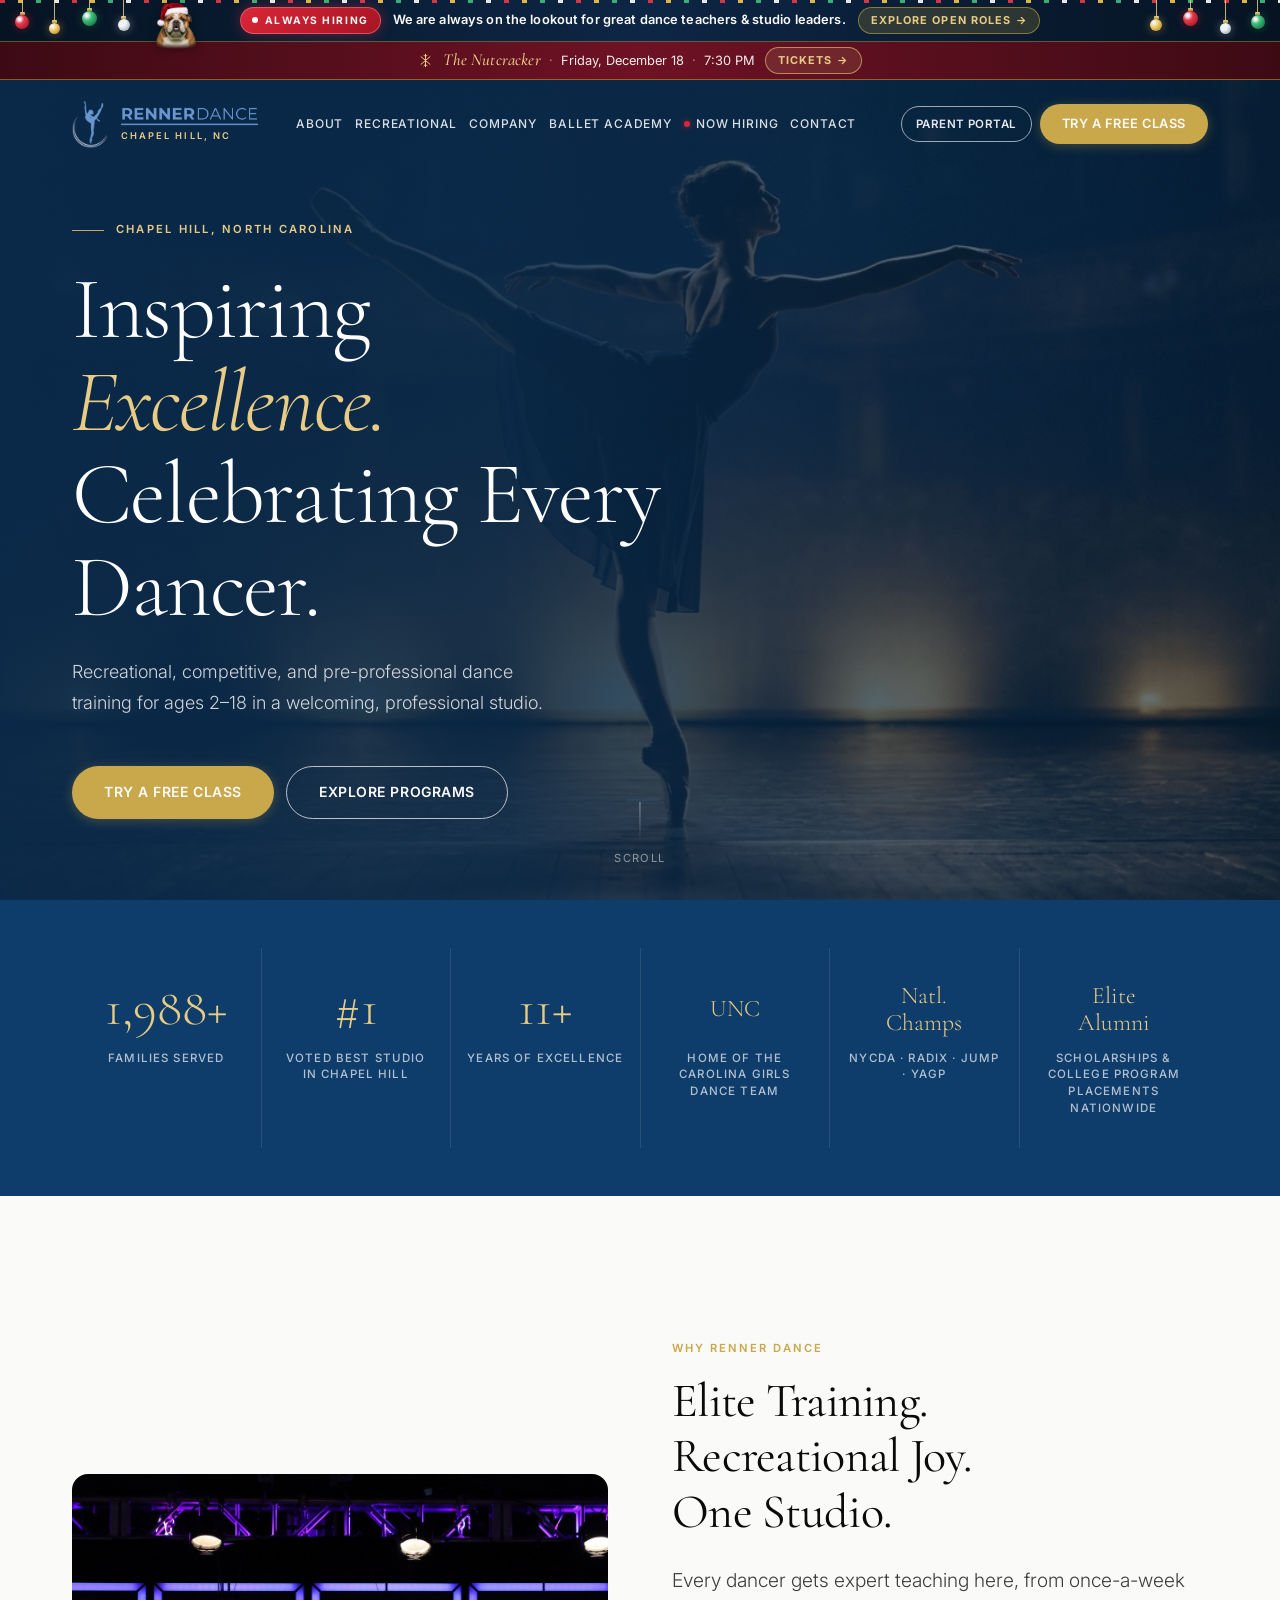
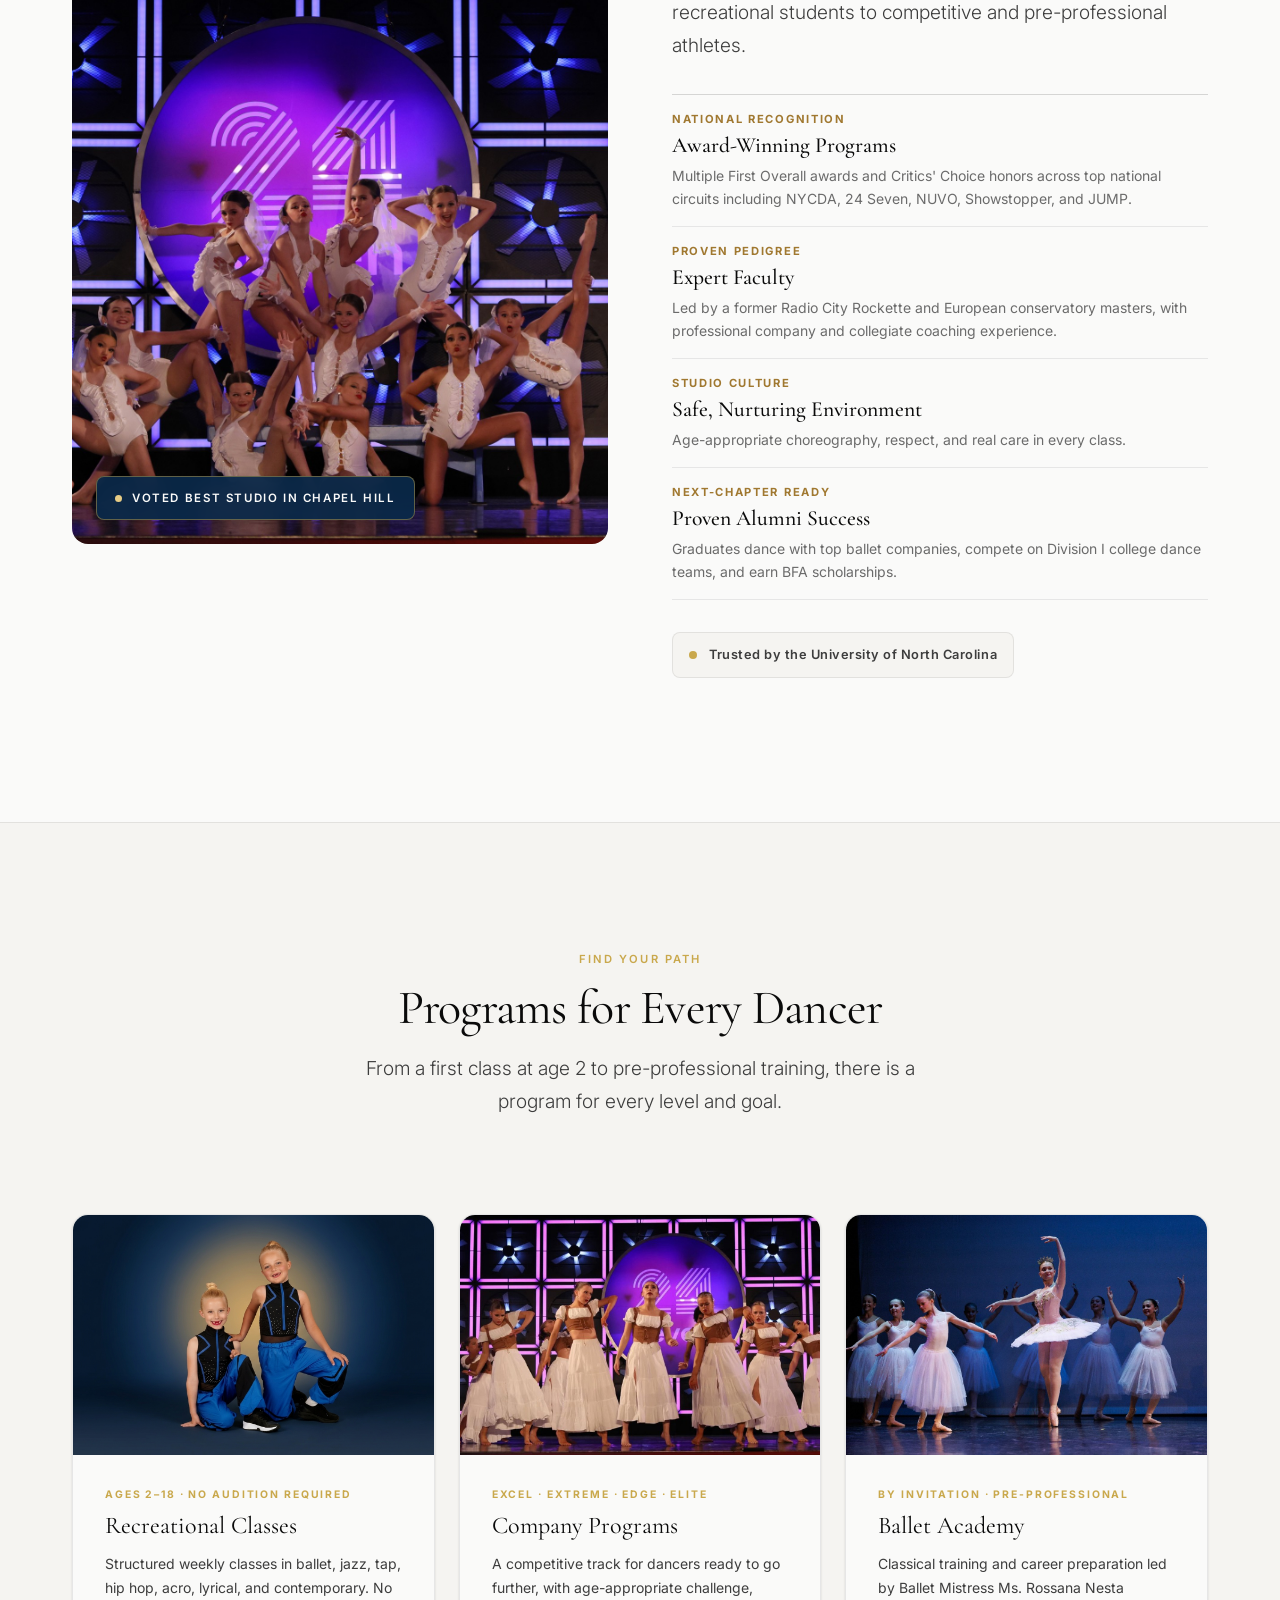
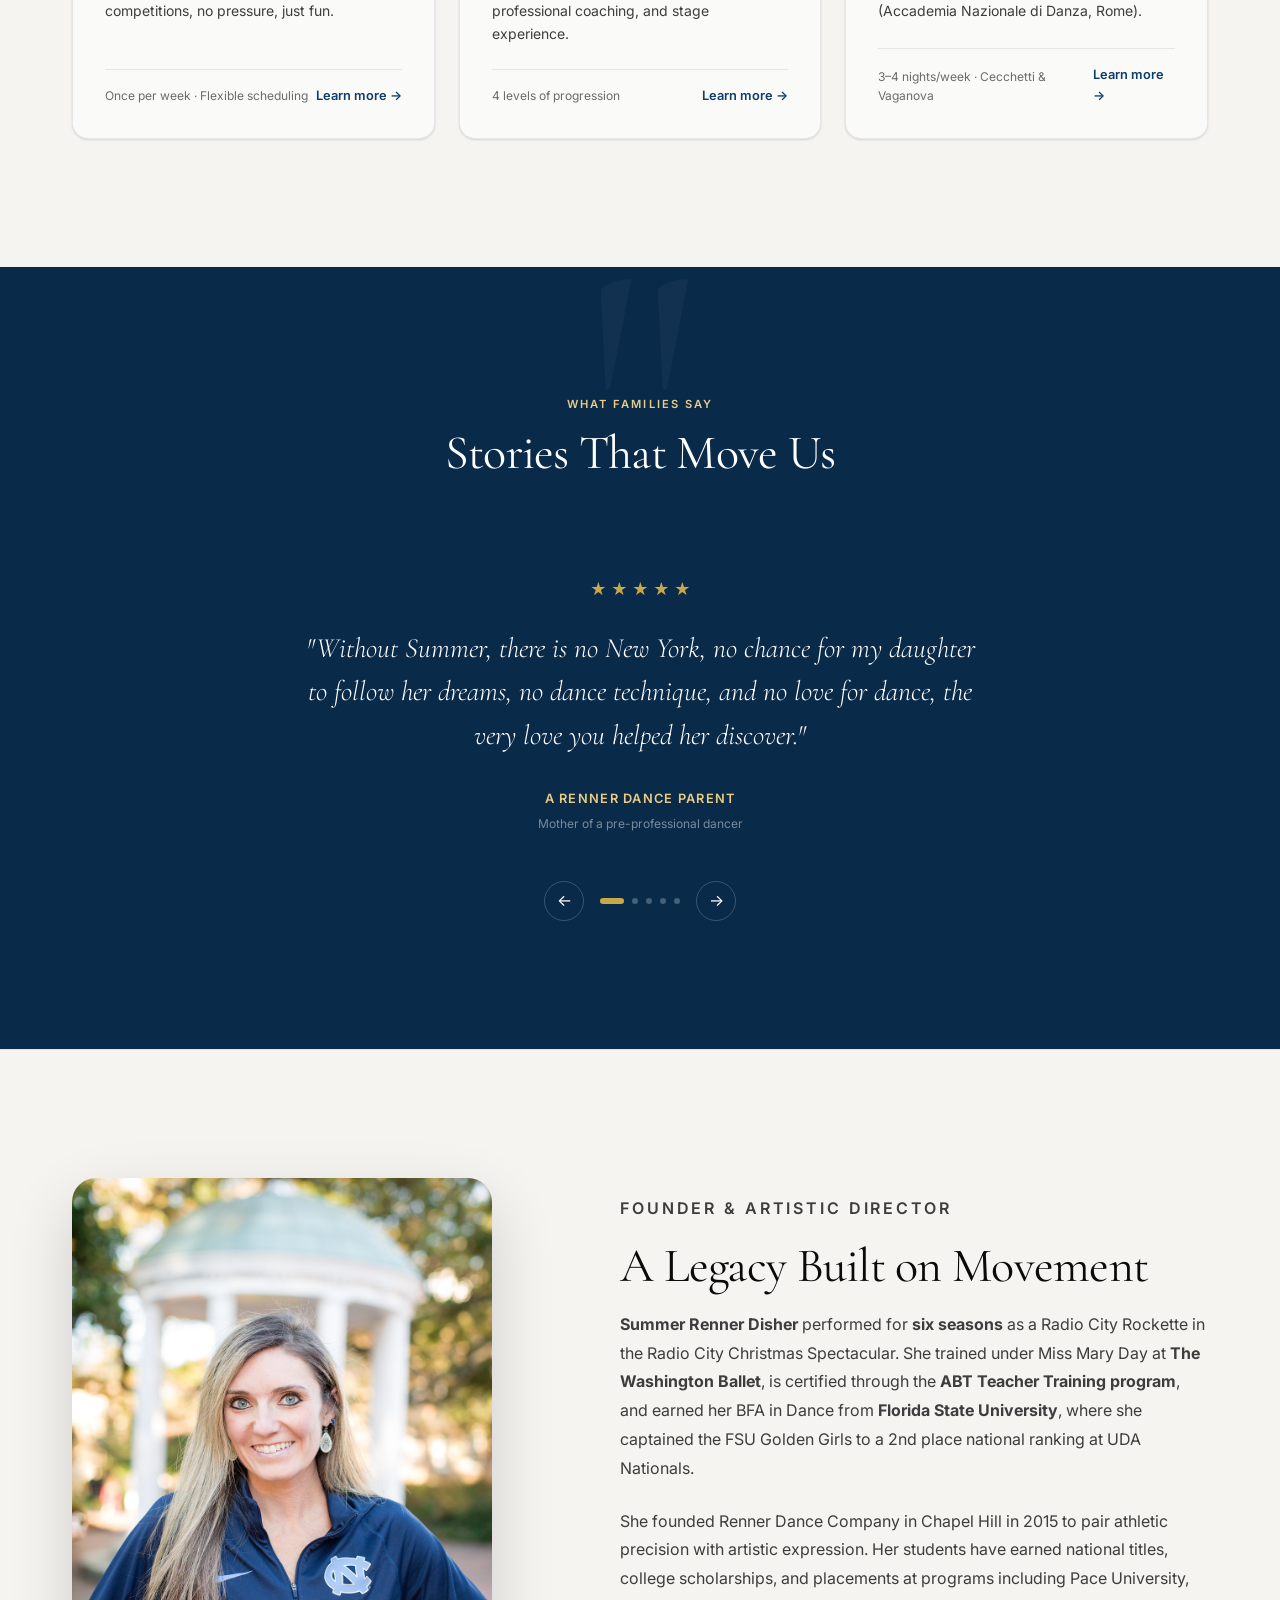
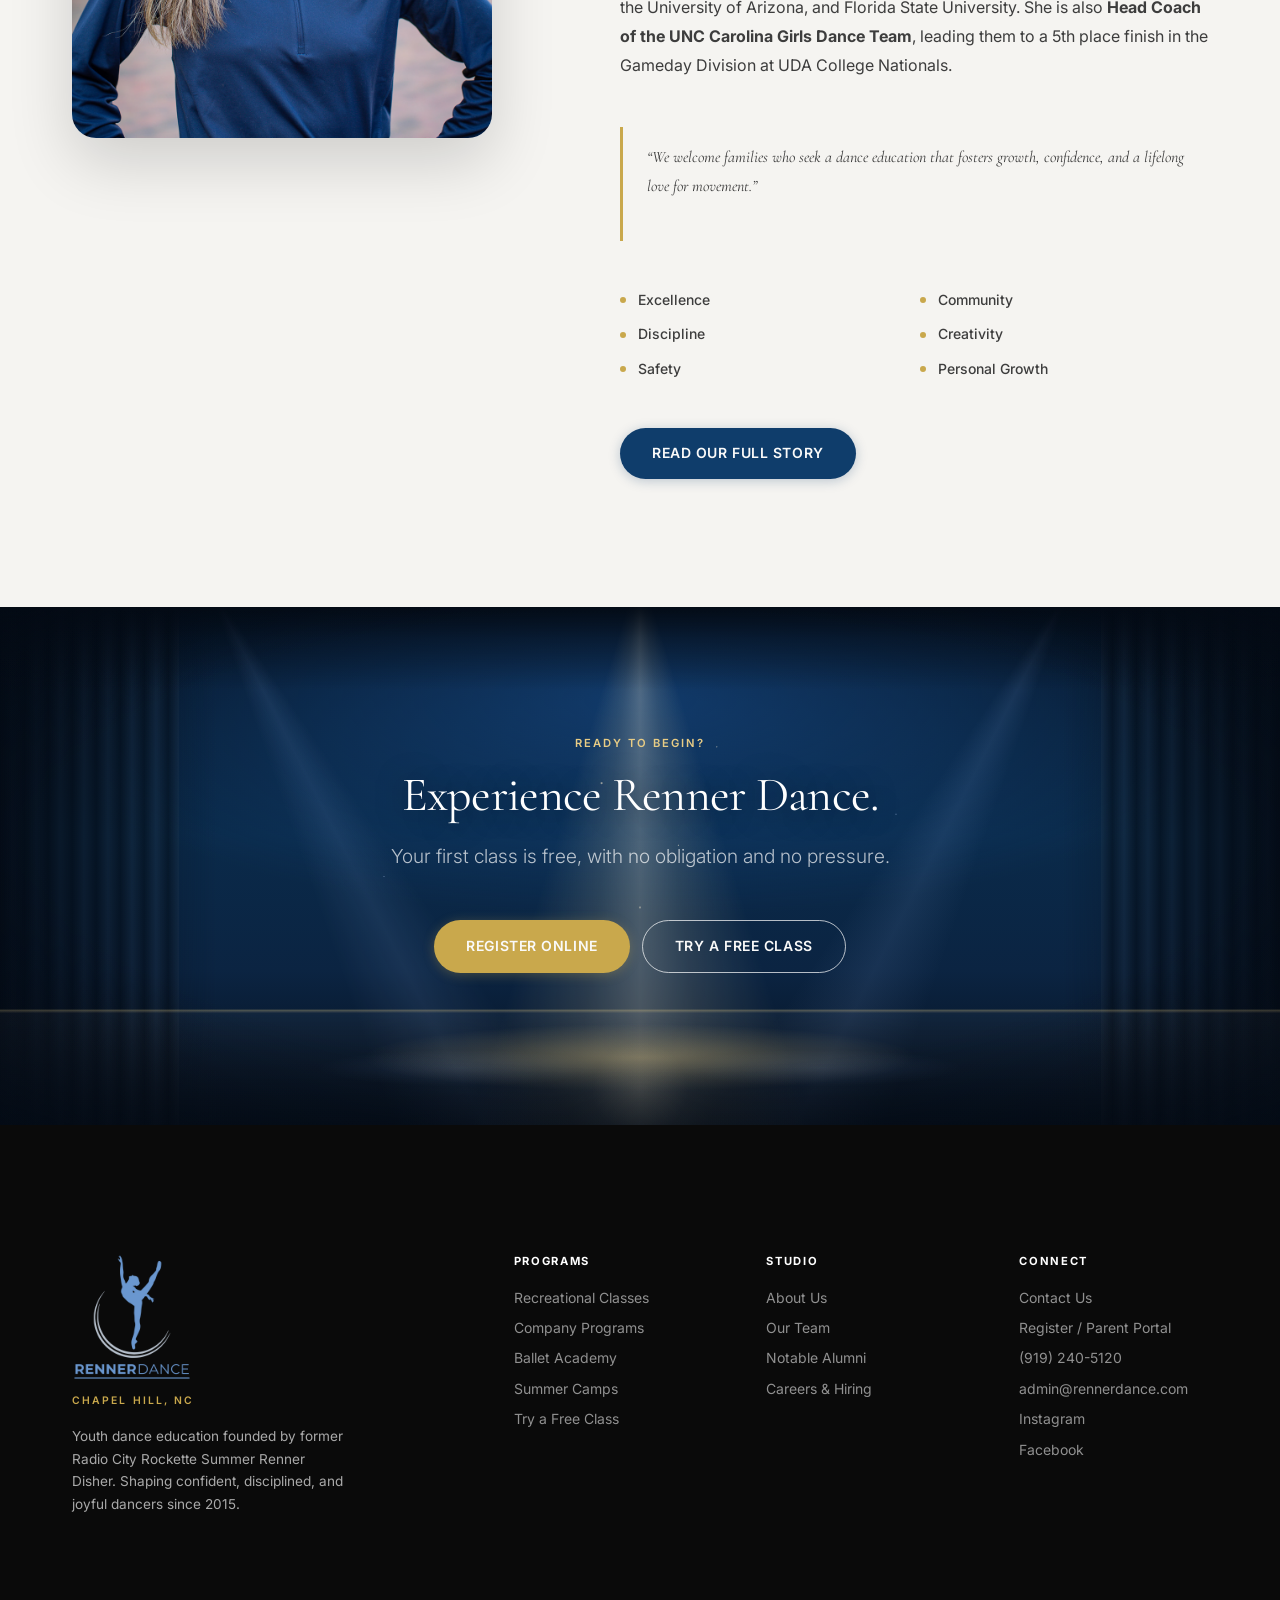
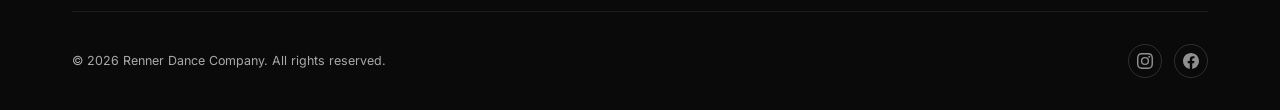
<file: index.html>
<!DOCTYPE html>
<html lang="en">
<head>
  <meta charset="UTF-8">
  <meta name="viewport" content="width=device-width, initial-scale=1.0">
  <meta name="theme-color" content="#0a2a4a">
  <title>Renner Dance Company | Chapel Hill, NC Youth Dance Studio</title>
  <meta name="description" content="Chapel Hill, NC youth dance studio for ages 2 to 18: recreational classes, competitive Company teams, and a pre-professional Ballet Academy. Try a class free.">
  <meta name="robots" content="index, follow, max-image-preview:large">
  <link rel="canonical" href="https://www.rennerdance.com/">
  <!-- Open Graph -->
  <meta property="og:site_name" content="Renner Dance Company">
  <meta property="og:locale" content="en_US">
  <meta property="og:type" content="website">
  <meta property="og:title" content="Renner Dance Company | Chapel Hill, NC Youth Dance Studio">
  <meta property="og:description" content="Chapel Hill, NC youth dance studio for ages 2 to 18: recreational classes, competitive Company teams, and a pre-professional Ballet Academy. Try a class free.">
  <meta property="og:url" content="https://www.rennerdance.com/">
  <meta property="og:image" content="https://www.rennerdance.com/images/home-company-programs.jpg">
  <!-- Twitter Card -->
  <meta name="twitter:card" content="summary_large_image">
  <meta name="twitter:title" content="Renner Dance Company | Chapel Hill, NC Youth Dance Studio">
  <meta name="twitter:description" content="Chapel Hill, NC youth dance studio for ages 2 to 18: recreational classes, competitive Company teams, and a pre-professional Ballet Academy. Try a class free.">
  <meta name="twitter:image" content="https://www.rennerdance.com/images/home-company-programs.jpg">
  <!-- Structured Data -->
  <script type="application/ld+json">
  {
    "@context": "https://schema.org",
    "@graph": [
      {
        "@type": [
          "LocalBusiness",
          "EducationalOrganization"
        ],
        "@id": "https://www.rennerdance.com/#organization",
        "name": "Renner Dance Company",
        "url": "https://www.rennerdance.com",
        "logo": "https://www.rennerdance.com/images/logo-dark.png",
        "image": "https://www.rennerdance.com/images/home-company-programs.jpg",
        "telephone": "+1-919-240-5120",
        "email": "admin@rennerdance.com",
        "foundingDate": "2015",
        "priceRange": "$$",
        "address": {
          "@type": "PostalAddress",
          "streetAddress": "11312 US Hwy 15-501 N, Suite 308",
          "addressLocality": "Chapel Hill",
          "addressRegion": "NC",
          "postalCode": "27517",
          "addressCountry": "US"
        },
        "areaServed": [
          "Chapel Hill, NC",
          "Carrboro, NC",
          "Durham, NC",
          "Pittsboro, NC",
          "Chatham County, NC"
        ],
        "founder": {
          "@type": "Person",
          "name": "Summer Renner Disher",
          "jobTitle": "Founder & Artistic Director"
        },
        "sameAs": [
          "https://www.instagram.com/rennerdance",
          "https://www.facebook.com/rennerdance"
        ]
      },
      {
        "@type": "WebSite",
        "@id": "https://www.rennerdance.com/#website",
        "url": "https://www.rennerdance.com",
        "name": "Renner Dance Company",
        "publisher": {
          "@id": "https://www.rennerdance.com/#organization"
        }
      }
    ]
  }
  </script>
  <link rel="icon" type="image/png" href="images/favicon.png">
  <link rel="apple-touch-icon" href="images/favicon.png">
  <link rel="preconnect" href="https://fonts.googleapis.com">
  <link rel="preconnect" href="https://fonts.gstatic.com" crossorigin>
  <link rel="stylesheet" href="https://fonts.googleapis.com/css2?family=Cormorant+Garamond:ital,wght@0,300;0,400;0,500;0,600;0,700;1,300;1,400;1,500&amp;family=Inter:wght@300;400;500;600;700&amp;display=swap">
  <link rel="stylesheet" href="css/styles.css">
</head>
<body class="has-hiring-topbar has-promo-bar">

  <!-- SEASONAL: Christmas ornaments. Delete this block (and the "SEASONAL" CSS) after the holidays. -->
  <div class="xmas-garland" aria-hidden="true">
    <span class="xmas-ornament xo-1 xo-red"><i></i></span>
    <span class="xmas-ornament xo-2 xo-gold"><i></i></span>
    <span class="xmas-ornament xo-3 xo-green"><i></i></span>
    <span class="xmas-ornament xo-4 xo-silver"><i></i></span>
    <span class="xmas-ornament xo-5 xo-gold"><i></i></span>
    <span class="xmas-ornament xo-6 xo-red"><i></i></span>
    <span class="xmas-ornament xo-7 xo-silver"><i></i></span>
    <span class="xmas-ornament xo-8 xo-green"><i></i></span>
    <span class="xmas-ornament xo-bulldog"><img src="images/xmas-bulldog.png" alt="English Bulldog in a Santa hat" width="189" height="220"></span>
  </div>


  <!-- ======================================================
       ALWAYS HIRING TOP BAR
  ====================================================== -->
  <a href="careers.html" class="hiring-topbar" aria-label="Renner Dance is always hiring. Explore open roles and apply.">
    <div class="hiring-topbar-inner">
      <span class="hiring-badge">
        <span class="hiring-badge-dot" aria-hidden="true"></span>
        Always Hiring
      </span>
      <span class="hiring-topbar-text hiring-topbar-text--desktop">
        <strong>We are always on the lookout for great dance teachers &amp; studio leaders.</strong>
      </span>
      <span class="hiring-topbar-text hiring-topbar-text--mobile">
        <strong>Hiring great teachers &amp; studio staff</strong>
      </span>
      <span class="hiring-topbar-cta">
        Explore Open Roles <span class="hiring-topbar-arrow" aria-hidden="true">&rarr;</span>
      </span>
    </div>
  </a>

  <!-- SEASONAL: The Nutcracker announcement bar. Delete after December 18. -->
  <a href="ballet-academy.html#nutcracker" class="promo-bar" aria-label="The Nutcracker: Friday, December 18 at 7:30 PM. View ticket information.">
    <span class="promo-bar-inner">
      <svg class="promo-bar-icon" viewBox="0 0 24 24" fill="none" stroke="currentColor" stroke-width="1.6" stroke-linecap="round" aria-hidden="true"><path d="M12 2v20M4.9 6l14.2 12M19.1 6 4.9 18M9.5 3.5 12 6l2.5-2.5M9.5 20.5 12 18l2.5 2.5"/></svg>
      <span class="promo-bar-text promo-bar-text--desktop"><strong>The Nutcracker</strong><span class="promo-bar-sep">&middot;</span>Friday, December 18<span class="promo-bar-sep">&middot;</span>7:30 PM</span>
      <span class="promo-bar-text promo-bar-text--mobile"><strong>The Nutcracker</strong><span class="promo-bar-sep">&middot;</span>Dec 18<span class="promo-bar-sep">&middot;</span>7:30 PM</span>
      <span class="promo-bar-cta">Tickets <span class="promo-bar-arrow" aria-hidden="true">&rarr;</span></span>
    </span>
  </a>

    <!-- ======================================================
       NAVIGATION
  ====================================================== -->
  <nav id="navbar" class="transparent" role="navigation" aria-label="Main navigation">
    <div class="container">
      <div class="nav-inner">
        <a href="index.html" class="nav-logo" aria-label="Renner Dance Company home">
          <img src="images/logo-mark-white.png" alt="" class="nav-logo-mark nav-logo--light" width="40" height="53">
          <img src="images/logo-mark-dark.png" alt="" class="nav-logo-mark nav-logo--dark" width="40" height="53">
          <div class="nav-logo-text">
            <img src="images/logo-wordmark-white.png" alt="Renner Dance" class="nav-logo-wordmark nav-logo--light" width="140" height="19">
            <img src="images/logo-wordmark-dark.png" alt="Renner Dance" class="nav-logo-wordmark nav-logo--dark" width="140" height="19">
            <span class="nav-logo-sub">Chapel Hill, NC</span>
          </div>
        </a>

        <div class="nav-links" role="menubar">
          <div class="nav-dropdown" role="menuitem">
            <a href="about.html" class="nav-link">About</a>
            <div class="nav-dropdown-menu">
              <a href="about.html#story" class="nav-dropdown-item">Our Story</a>
              <a href="about.html#mission" class="nav-dropdown-item">Mission &amp; Culture</a>
              <a href="about.html#accomplishments" class="nav-dropdown-item">Accomplishments</a>
              <a href="about.html#staff" class="nav-dropdown-item">Our Team</a>
              <a href="about.html#alumni" class="nav-dropdown-item">Notable Alumni</a>
              <a href="careers.html" class="nav-dropdown-item">Careers &amp; Hiring</a>
            </div>
          </div>
          <div class="nav-dropdown" role="menuitem">
            <a href="recreational.html" class="nav-link">Recreational</a>
            <div class="nav-dropdown-menu">
              <div class="nav-dropdown-group-label">Recreational Classes</div>
              <a href="recreational.html#overview" class="nav-dropdown-item">Overview</a>
              <a href="recreational.html#ballet" class="nav-dropdown-item">Ballet</a>
              <a href="recreational.html#jazz" class="nav-dropdown-item">Jazz</a>
              <a href="recreational.html#tap" class="nav-dropdown-item">Tap</a>
              <a href="recreational.html#hiphop" class="nav-dropdown-item">Hip Hop</a>
              <a href="recreational.html#acro" class="nav-dropdown-item">Acro</a>
              <a href="recreational.html#lyrical" class="nav-dropdown-item">Lyrical</a>
              <a href="recreational.html#combo" class="nav-dropdown-item">Combo Classes</a>
              <div class="nav-dropdown-divider"></div>
              <div class="nav-dropdown-group-label">Summer Programs</div>
              <a href="summer-camps.html" class="nav-dropdown-item nav-dropdown-item--camps">Summer Camps</a>
            </div>
          </div>
          <div class="nav-dropdown" role="menuitem">
            <a href="company.html" class="nav-link">Company</a>
            <div class="nav-dropdown-menu">
              <a href="company.html#overview" class="nav-dropdown-item">Overview</a>
              <a href="company.html#excel" class="nav-dropdown-item">Excel</a>
              <a href="company.html#extreme" class="nav-dropdown-item">Extreme</a>
              <a href="company.html#edge" class="nav-dropdown-item">Edge</a>
              <a href="company.html#elite" class="nav-dropdown-item">Elite</a>
            </div>
          </div>
          <a href="ballet-academy.html" class="nav-link" role="menuitem">Ballet Academy</a>
          <a href="careers.html" class="nav-link nav-link--hiring" role="menuitem"><span class="nav-hiring-dot" aria-hidden="true"></span>Now Hiring</a>
          <a href="contact.html" class="nav-link" role="menuitem">Contact</a>
        </div>

        <div class="nav-cta">
          <a href="https://app.gostudiopro.com/online/rennerdance" class="btn btn-portal btn-sm" target="_blank" rel="noopener" id="nav-portal-btn">Parent Portal</a>
          <a href="trial-class.html" class="btn btn-gold btn-sm" id="nav-cta-btn">Try a Free Class</a>
        </div>

        <button class="hamburger" id="hamburger" aria-label="Toggle mobile menu" aria-expanded="false">
          <span></span><span></span><span></span>
        </button>
      </div>
    </div>
  </nav>

  <!-- Mobile Nav -->
  <nav class="mobile-nav" id="mobileNav" aria-label="Mobile navigation">
    <a href="index.html" class="mobile-nav-link">Home</a>

    <div>
      <a href="about.html" class="mobile-nav-link">About</a>
      <a href="about.html#story" class="mobile-nav-sub">Our Story</a>
      <a href="about.html#mission" class="mobile-nav-sub">Mission &amp; Culture</a>
      <a href="about.html#accomplishments" class="mobile-nav-sub">Accomplishments</a>
      <a href="about.html#staff" class="mobile-nav-sub">Our Team</a>
      <a href="about.html#alumni" class="mobile-nav-sub">Notable Alumni</a>
    </div>

    <div>
      <a href="recreational.html" class="mobile-nav-link">Recreational Classes</a>
      <a href="recreational.html#overview" class="mobile-nav-sub">Overview</a>
      <a href="recreational.html#ballet" class="mobile-nav-sub">Ballet</a>
      <a href="recreational.html#jazz" class="mobile-nav-sub">Jazz</a>
      <a href="recreational.html#tap" class="mobile-nav-sub">Tap</a>
      <a href="recreational.html#hiphop" class="mobile-nav-sub">Hip Hop</a>
      <a href="recreational.html#acro" class="mobile-nav-sub">Acro</a>
      <a href="recreational.html#lyrical" class="mobile-nav-sub">Lyrical</a>
      <a href="recreational.html#combo" class="mobile-nav-sub">Combo Classes</a>
      <a href="summer-camps.html" class="mobile-nav-sub" style="color:var(--gold-dark);font-weight:600">Summer Camps</a>
    </div>

    <div>
      <a href="company.html" class="mobile-nav-link">Company Programs</a>
      <a href="company.html#overview" class="mobile-nav-sub">Overview</a>
      <a href="company.html#excel" class="mobile-nav-sub">Excel</a>
      <a href="company.html#extreme" class="mobile-nav-sub">Extreme</a>
      <a href="company.html#edge" class="mobile-nav-sub">Edge</a>
      <a href="company.html#elite" class="mobile-nav-sub">Elite</a>
    </div>

    <a href="ballet-academy.html" class="mobile-nav-link">Ballet Academy</a>
    <a href="careers.html" class="mobile-nav-link">Now Hiring</a>
    <a href="contact.html" class="mobile-nav-link">Contact</a>

    <div style="margin-top:var(--space-4);display:flex;flex-direction:column;gap:var(--space-3);padding-bottom:var(--space-8)">
      <a href="trial-class.html" class="btn btn-gold" style="justify-content:center">Try a Free Class</a>
      <a href="https://app.gostudiopro.com/online/rennerdance" class="btn btn-outline" target="_blank" rel="noopener" style="justify-content:center">Parent Portal / Register</a>
    </div>
  </nav>

  <main id="content">

    <!-- ======================================================
         HERO
    ====================================================== -->
    <section class="hero" aria-labelledby="hero-title">
      <div class="hero-bg" role="img" aria-label="Ballet dancer on stage"></div>
      <div class="hero-overlay"></div>
      <div class="container">
        <div class="hero-content">
          <div class="hero-eyebrow">
            <div class="hero-eyebrow-line"></div>
            <span class="hero-eyebrow-text">Chapel Hill, North Carolina </span>
          </div>
          <h1 class="hero-title" id="hero-title">
            Inspiring<br>
            <em>Excellence.</em><br>
            Celebrating Every<br>Dancer.
          </h1>
          <p class="hero-subtitle">
            Recreational, competitive, and pre-professional dance training for ages 2–18 in a welcoming, professional studio.
          </p>
          <div class="hero-actions">
            <a href="trial-class.html" class="btn btn-gold" id="hero-cta-primary">Try a Free Class</a>
            <a href="recreational.html" class="btn btn-outline-white" id="hero-cta-secondary">Explore Programs</a>
          </div>
        </div>
      </div>
      <div class="hero-scroll" aria-hidden="true">
        <div class="hero-scroll-line"></div>
        <span>Scroll</span>
      </div>
    </section>

    <!-- ======================================================
         STATS BAR
    ====================================================== -->
    <section class="stats-bar" aria-label="Studio statistics">
      <div class="container">
        <div class="stats-grid">
          <div class="stat-item reveal">
            <div class="stat-number"><span data-count="2000" data-suffix="+">2000+</span></div>
            <div class="stat-label">Families Served</div>
          </div>
          <div class="stat-item reveal reveal-delay-1">
            <div class="stat-number"><span>#</span><span data-count="1">1</span></div>
            <div class="stat-label">Voted Best Studio in Chapel Hill</div>
          </div>
          <div class="stat-item reveal reveal-delay-2">
            <div class="stat-number"><span data-count="11" data-suffix="+">11+</span></div>
            <div class="stat-label">Years of Excellence</div>
          </div>
          <div class="stat-item reveal reveal-delay-3">
            <div class="stat-number stat-number--text"><span>UNC</span></div>
            <div class="stat-label">Home of the Carolina Girls Dance Team</div>
          </div>
          <div class="stat-item reveal reveal-delay-3">
            <div class="stat-number stat-number--text"><span>Natl.<br>Champs</span></div>
            <div class="stat-label">NYCDA &middot; RADIX &middot; JUMP &middot; YAGP</div>
          </div>
          <div class="stat-item reveal reveal-delay-3">
            <div class="stat-number stat-number--text"><span>Elite<br>Alumni</span></div>
            <div class="stat-label">Scholarships &amp; college program placements nationwide</div>
          </div>
        </div>
      </div>
    </section>

    <!-- ======================================================
         WHY RENNER
    ====================================================== -->
    <section class="section" aria-labelledby="why-title">
      <div class="container">
        <div class="why-grid">
          <div class="why-image-wrap reveal-left">
            <img src="images/why-renner.jpg" alt="Elite training and recreational joy at Renner Dance" width="600" height="750" loading="lazy">
            <div class="why-badge">
              <span class="why-badge-dot" aria-hidden="true"></span>
              <span>Voted Best Studio in Chapel Hill</span>
            </div>
          </div>
          <div class="why-content reveal-right">
            <p class="overline">Why Renner Dance</p>
            <h2 class="heading-1" id="why-title">Elite Training.<br>Recreational Joy.<br>One Studio.</h2>
            <p class="lead">
              Every dancer gets expert teaching here, from once-a-week recreational students to competitive and pre-professional athletes.
            </p>
            <div class="why-editorial-list">
              <div class="why-editorial-item">
                <span class="why-editorial-kicker">National Recognition</span>
                <h3 class="why-editorial-title">Award-Winning Programs</h3>
                <p class="why-editorial-desc">Multiple First Overall awards and Critics' Choice honors across top national circuits including NYCDA, 24 Seven, NUVO, Showstopper, and JUMP.</p>
              </div>

              <div class="why-editorial-item">
                <span class="why-editorial-kicker">Proven Pedigree</span>
                <h3 class="why-editorial-title">Expert Faculty</h3>
                <p class="why-editorial-desc">Led by a former Radio City Rockette and European conservatory masters, with professional company and collegiate coaching experience.</p>
              </div>

              <div class="why-editorial-item">
                <span class="why-editorial-kicker">Studio Culture</span>
                <h3 class="why-editorial-title">Safe, Nurturing Environment</h3>
                <p class="why-editorial-desc">Age-appropriate choreography, respect, and real care in every class.</p>
              </div>

              <div class="why-editorial-item">
                <span class="why-editorial-kicker">Next-Chapter Ready</span>
                <h3 class="why-editorial-title">Proven Alumni Success</h3>
                <p class="why-editorial-desc">Graduates dance with top ballet companies, compete on Division I college dance teams, and earn BFA scholarships.</p>
              </div>
            </div>
            <div class="unc-badge">
              <div class="unc-badge-dot"></div>
              Trusted by the University of North Carolina
            </div>
          </div>
        </div>
      </div>
    </section>

    <!-- ======================================================
         PROGRAMS
    ====================================================== -->
    <section class="section section-surface" aria-labelledby="programs-title">
      <div class="container">
        <div class="section-header reveal">
          <p class="overline">Find Your Path</p>
          <h2 class="heading-1" id="programs-title">Programs for Every Dancer</h2>
          <p class="lead">From a first class at age 2 to pre-professional training, there is a program for every level and goal.</p>
        </div>
        <div class="programs-grid">
          <article class="program-card reveal">
            <div class="program-card-img">
              <img src="images/home-recreational-classes.jpg" alt="Young Renner Dance recreational students smiling in blue and black dance outfits" width="400" height="270" loading="lazy" style="object-position:center 35%">
            </div>
            <div class="program-card-body">
              <div class="program-card-tag">Ages 2–18 · No Audition Required</div>
              <h3 class="program-card-title">Recreational Classes</h3>
              <p class="program-card-desc">Structured weekly classes in ballet, jazz, tap, hip hop, acro, lyrical, and contemporary. No competitions, no pressure, just fun.</p>
              <div class="program-card-footer">
                <span class="program-card-detail">Once per week · Flexible scheduling</span>
                <a href="recreational.html" class="program-card-link" aria-label="Learn more about recreational classes">Learn more →</a>
              </div>
            </div>
          </article>

          <article class="program-card reveal reveal-delay-1">
            <div class="program-card-img">
              <img src="images/home-company-programs.jpg" alt="Renner Dance Company dancers performing contemporary choreography on stage at 24 Seven Dance Convention" width="400" height="270" loading="lazy" style="object-position:center 50%">
            </div>
            <div class="program-card-body">
              <div class="program-card-tag">Excel · Extreme · Edge · Elite</div>
              <h3 class="program-card-title">Company Programs</h3>
              <p class="program-card-desc">A competitive track for dancers ready to go further, with age-appropriate challenge, professional coaching, and stage experience.</p>
              <div class="program-card-footer">
                <span class="program-card-detail">4 levels of progression</span>
                <a href="company.html" class="program-card-link" aria-label="Learn more about company programs">Learn more →</a>
              </div>
            </div>
          </article>

          <article class="program-card reveal reveal-delay-2">
            <div class="program-card-img">
              <img src="images/home-ballet-academy.jpg" alt="Renner Dance Ballet Academy soloist en pointe with classical ensemble on stage" width="400" height="270" loading="lazy" style="object-position:center 35%">
            </div>
            <div class="program-card-body">
              <div class="program-card-tag">By Invitation · Pre-Professional</div>
              <h3 class="program-card-title">Ballet Academy</h3>
              <p class="program-card-desc">Classical training and career preparation led by Ballet Mistress Ms. Rossana Nesta (Accademia Nazionale di Danza, Rome).</p>
              <div class="program-card-footer">
                <span class="program-card-detail">3–4 nights/week · Cecchetti &amp; Vaganova</span>
                <a href="ballet-academy.html" class="program-card-link" aria-label="Learn more about the Ballet Academy">Learn more →</a>
              </div>
            </div>
          </article>
        </div>
      </div>
    </section>

    <!-- ======================================================
         TESTIMONIALS
    ====================================================== -->
    <section class="section testimonials" aria-labelledby="testimonials-title">
      <div class="container">
        <div class="section-header reveal" style="max-width:500px">
          <p class="overline" style="color:var(--gold-light)">What Families Say</p>
          <h2 class="heading-1 text-white" id="testimonials-title">Stories That Move Us</h2>
        </div>
        <div class="testimonials-slider" role="region" aria-label="Testimonials">
          <div class="testimonial-track">
            <div class="testimonials-inner">
              <div class="testimonial-slide">
                <div class="testimonial-card">
                  <div class="testimonial-stars" aria-label="5 stars">
                    <span class="testimonial-star" aria-hidden="true">★</span>
                    <span class="testimonial-star" aria-hidden="true">★</span>
                    <span class="testimonial-star" aria-hidden="true">★</span>
                    <span class="testimonial-star" aria-hidden="true">★</span>
                    <span class="testimonial-star" aria-hidden="true">★</span>
                  </div>
                  <blockquote class="testimonial-quote">
                    "Without Summer, there is no New York, no chance for my daughter to follow her dreams, no dance technique, and no love for dance, the very love you helped her discover."
                  </blockquote>
                  <div class="testimonial-author">A Renner Dance Parent</div>
                  <div class="testimonial-role">Mother of a pre-professional dancer</div>
                </div>
              </div>
              <div class="testimonial-slide">
                <div class="testimonial-card">
                  <div class="testimonial-stars" aria-label="5 stars">
                    <span class="testimonial-star" aria-hidden="true">★</span>
                    <span class="testimonial-star" aria-hidden="true">★</span>
                    <span class="testimonial-star" aria-hidden="true">★</span>
                    <span class="testimonial-star" aria-hidden="true">★</span>
                    <span class="testimonial-star" aria-hidden="true">★</span>
                  </div>
                  <blockquote class="testimonial-quote">
                    "I'm so thankful for everything Summer has done for me in my life, and for all the ways the Renner Dance family has helped me grow."
                  </blockquote>
                  <div class="testimonial-author">Renner Dance Alumna</div>
                  <div class="testimonial-role">Former competitive dancer</div>
                </div>
              </div>
              <div class="testimonial-slide">
                <div class="testimonial-card">
                  <div class="testimonial-stars" aria-label="5 stars">
                    <span class="testimonial-star" aria-hidden="true">★</span>
                    <span class="testimonial-star" aria-hidden="true">★</span>
                    <span class="testimonial-star" aria-hidden="true">★</span>
                    <span class="testimonial-star" aria-hidden="true">★</span>
                    <span class="testimonial-star" aria-hidden="true">★</span>
                  </div>
                  <blockquote class="testimonial-quote">
                    "I was only there for a few years, but I carry so much of the knowledge Summer imparted to me, and I have no doubt I wouldn't be where I am today without her."
                  </blockquote>
                  <div class="testimonial-author">Renner Dance Alumna</div>
                  <div class="testimonial-role">Working professional dancer</div>
                </div>
              </div>
              <div class="testimonial-slide">
                <div class="testimonial-card">
                  <div class="testimonial-stars" aria-label="5 stars">
                    <span class="testimonial-star" aria-hidden="true">★</span>
                    <span class="testimonial-star" aria-hidden="true">★</span>
                    <span class="testimonial-star" aria-hidden="true">★</span>
                    <span class="testimonial-star" aria-hidden="true">★</span>
                    <span class="testimonial-star" aria-hidden="true">★</span>
                  </div>
                  <blockquote class="testimonial-quote">
                    "Thank you for being like a second mom to me and so many others. I wouldn't be where I am today without you."
                  </blockquote>
                  <div class="testimonial-author">Renner Dance Alumna</div>
                  <div class="testimonial-role">Renner Dance graduate</div>
                </div>
              </div>
              <div class="testimonial-slide">
                <div class="testimonial-card">
                  <div class="testimonial-stars" aria-label="5 stars">
                    <span class="testimonial-star" aria-hidden="true">★</span>
                    <span class="testimonial-star" aria-hidden="true">★</span>
                    <span class="testimonial-star" aria-hidden="true">★</span>
                    <span class="testimonial-star" aria-hidden="true">★</span>
                    <span class="testimonial-star" aria-hidden="true">★</span>
                  </div>
                  <blockquote class="testimonial-quote">
                    "I feel so lucky to have been there since the beginning and to watch Renner Dance grow into what it is today. I'm so grateful for Summer's guidance and for the incredible family she has given me."
                  </blockquote>
                  <div class="testimonial-author">Renner Dance Alumna</div>
                  <div class="testimonial-role">Founding student</div>
                </div>
              </div>
            </div>
          </div>
          <div class="slider-controls">
            <button class="slider-btn" id="sliderPrev" aria-label="Previous testimonial">&#8592;</button>
            <div class="slider-dots" role="tablist" aria-label="Testimonial navigation">
              <button class="slider-dot active" role="tab" aria-label="Testimonial 1" aria-selected="true"></button>
              <button class="slider-dot" role="tab" aria-label="Testimonial 2" aria-selected="false"></button>
              <button class="slider-dot" role="tab" aria-label="Testimonial 3" aria-selected="false"></button>
              <button class="slider-dot" role="tab" aria-label="Testimonial 4" aria-selected="false"></button>
              <button class="slider-dot" role="tab" aria-label="Testimonial 5" aria-selected="false"></button>
            </div>
            <button class="slider-btn" id="sliderNext" aria-label="Next testimonial">&#8594;</button>
          </div>
        </div>
      </div>
    </section>

    <!-- ======================================================
         FOUNDER / ABOUT PREVIEW
    ====================================================== -->
    <section class="section section-surface" aria-labelledby="founder-title">
      <div class="container">
        <div class="story-grid">
          <div class="story-image-wrap reveal-left">
            <img src="images/summer-renner.jpg?v=2" alt="Summer Renner Disher, Founder and Artistic Director of Renner Dance Company" width="500" height="737" loading="lazy">
          </div>
          <div class="story-content reveal-right">
            <p class="overline">Founder &amp; Artistic Director</p>
            <h2 class="heading-1" id="founder-title">A Legacy Built on Movement</h2>
            <p>
              <strong>Summer Renner Disher</strong> performed for <strong>six seasons</strong> as a Radio City Rockette in the Radio City Christmas Spectacular. She trained under Miss Mary Day at <strong>The Washington Ballet</strong>, is certified through the <strong>ABT Teacher Training program</strong>, and earned her BFA in Dance from <strong>Florida State University</strong>, where she captained the FSU Golden Girls to a 2nd place national ranking at UDA Nationals.
            </p>
            <p>
              She founded Renner Dance Company in Chapel Hill in 2015 to pair athletic precision with artistic expression. Her students have earned national titles, college scholarships, and placements at programs including Pace University, the University of Arizona, and Florida State University. She is also <strong>Head Coach of the UNC Carolina Girls Dance Team</strong>, leading them to a 5th place finish in the Gameday Division at UDA College Nationals.
            </p>
            <div class="story-quote">
              <p class="story-quote-text">“We welcome families who seek a dance education that fosters growth, confidence, and a lifelong love for movement.”</p>
            </div>
            <div class="story-values">
              <div class="story-value"><div class="story-value-dot"></div> Excellence</div>
              <div class="story-value"><div class="story-value-dot"></div> Community</div>
              <div class="story-value"><div class="story-value-dot"></div> Discipline</div>
              <div class="story-value"><div class="story-value-dot"></div> Creativity</div>
              <div class="story-value"><div class="story-value-dot"></div> Safety</div>
              <div class="story-value"><div class="story-value-dot"></div> Personal Growth</div>
            </div>
            <div style="margin-top:var(--space-7)">
              <a href="about.html" class="btn btn-primary" id="about-learn-more">Read Our Full Story</a>
            </div>
          </div>
        </div>
      </div>
    </section>

    <!-- ======================================================
         CTA
    ====================================================== -->
    <section class="cta-section" aria-labelledby="cta-title">
      <div class="container">
        <div class="cta-content reveal">
          <p class="overline" style="color:var(--gold-light)">Ready to Begin?</p>
          <h2 class="heading-1 text-white" id="cta-title">Experience Renner Dance.</h2>
          <p class="lead" style="color:rgba(255,255,255,0.7)">
            Your first class is free, with no obligation and no pressure.
          </p>
          <div class="cta-actions">
            <a href="https://app.gostudiopro.com/online/rennerdance" class="btn btn-gold" target="_blank" rel="noopener" id="cta-register">Register Online</a>
            <a href="trial-class.html" class="btn btn-outline-white" id="cta-try-class">Try a Free Class</a>
          </div>
        </div>
      </div>
    </section>

  </main>

  <!-- ======================================================
       FOOTER
  ====================================================== -->
<footer role="contentinfo">
    <div class="container">
      <div class="footer-grid">
        <div>
          <img src="images/logo-white.png" alt="Renner Dance Company" class="footer-brand-logo" width="600" height="640" loading="lazy">
          <div class="footer-brand-sub">Chapel Hill, NC</div>
          <p class="footer-brand-desc">
            Youth dance education founded by former Radio City Rockette Summer Renner Disher. Shaping confident, disciplined, and joyful dancers since 2015.
          </p>
        </div>
        <div>
          <div class="footer-col-title">Programs</div>
          <nav class="footer-links" aria-label="Programs">
            <a href="recreational.html" class="footer-link">Recreational Classes</a>
            <a href="company.html" class="footer-link">Company Programs</a>
            <a href="ballet-academy.html" class="footer-link">Ballet Academy</a>
            <a href="summer-camps.html" class="footer-link">Summer Camps</a>
            <a href="trial-class.html" class="footer-link">Try a Free Class</a>
          </nav>
        </div>
        <div>
          <div class="footer-col-title">Studio</div>
          <nav class="footer-links" aria-label="Studio pages">
            <a href="about.html" class="footer-link">About Us</a>
            <a href="about.html#staff" class="footer-link">Our Team</a>
            <a href="about.html#alumni" class="footer-link">Notable Alumni</a>
            <a href="careers.html" class="footer-link">Careers &amp; Hiring</a>
          </nav>
        </div>
        <div>
          <div class="footer-col-title">Connect</div>
          <nav class="footer-links" aria-label="Contact and social">
            <a href="contact.html" class="footer-link">Contact Us</a>
            <a href="https://app.gostudiopro.com/online/rennerdance" class="footer-link" target="_blank" rel="noopener">Register / Parent Portal</a>
            <a href="tel:+19192405120" class="footer-link">(919) 240-5120</a>
            <a href="mailto:admin@rennerdance.com" class="footer-link">admin@rennerdance.com</a>
            <a href="https://www.instagram.com/rennerdance" class="footer-link" target="_blank" rel="noopener">Instagram</a>
            <a href="https://www.facebook.com/rennerdance" class="footer-link" target="_blank" rel="noopener">Facebook</a>
          </nav>
        </div>
      </div>
      <div class="footer-bottom">
        <span>© 2026 Renner Dance Company. All rights reserved.</span>
        <div class="footer-socials">
          <a href="https://www.instagram.com/rennerdance" class="footer-social" target="_blank" rel="noopener" aria-label="Follow us on Instagram">
            <svg width="16" height="16" viewBox="0 0 24 24" fill="currentColor" aria-hidden="true"><path d="M12 2.163c3.204 0 3.584.012 4.85.07 3.252.148 4.771 1.691 4.919 4.919.058 1.265.069 1.645.069 4.849 0 3.205-.012 3.584-.069 4.849-.149 3.225-1.664 4.771-4.919 4.919-1.266.058-1.644.07-4.85.07-3.204 0-3.584-.012-4.849-.07-3.26-.149-4.771-1.699-4.919-4.92-.058-1.265-.07-1.644-.07-4.849 0-3.204.013-3.583.07-4.849.149-3.227 1.664-4.771 4.919-4.919 1.266-.057 1.645-.069 4.849-.069zM12 0C8.741 0 8.333.014 7.053.072 2.695.272.273 2.69.073 7.052.014 8.333 0 8.741 0 12c0 3.259.014 3.668.072 4.948.2 4.358 2.618 6.78 6.98 6.98C8.333 23.986 8.741 24 12 24c3.259 0 3.668-.014 4.948-.072 4.354-.2 6.782-2.618 6.979-6.98.059-1.28.073-1.689.073-4.948 0-3.259-.014-3.667-.072-4.947-.196-4.354-2.617-6.78-6.979-6.98C15.668.014 15.259 0 12 0zm0 5.838a6.162 6.162 0 100 12.324 6.162 6.162 0 000-12.324zM12 16a4 4 0 110-8 4 4 0 010 8zm6.406-11.845a1.44 1.44 0 100 2.881 1.44 1.44 0 000-2.881z"/></svg>
          </a>
          <a href="https://www.facebook.com/rennerdance" class="footer-social" target="_blank" rel="noopener" aria-label="Follow us on Facebook">
            <svg width="16" height="16" viewBox="0 0 24 24" fill="currentColor" aria-hidden="true"><path d="M24 12.073c0-6.627-5.373-12-12-12s-12 5.373-12 12c0 5.99 4.388 10.954 10.125 11.854v-8.385H7.078v-3.47h3.047V9.43c0-3.007 1.792-4.669 4.533-4.669 1.312 0 2.686.235 2.686.235v2.953H15.83c-1.491 0-1.956.925-1.956 1.874v2.25h3.328l-.532 3.47h-2.796v8.385C19.612 23.027 24 18.062 24 12.073z"/></svg>
          </a>
        </div>
      </div>
    </div>
  </footer>

  <script src="js/main.js"></script>
</body>
</html>
</file>
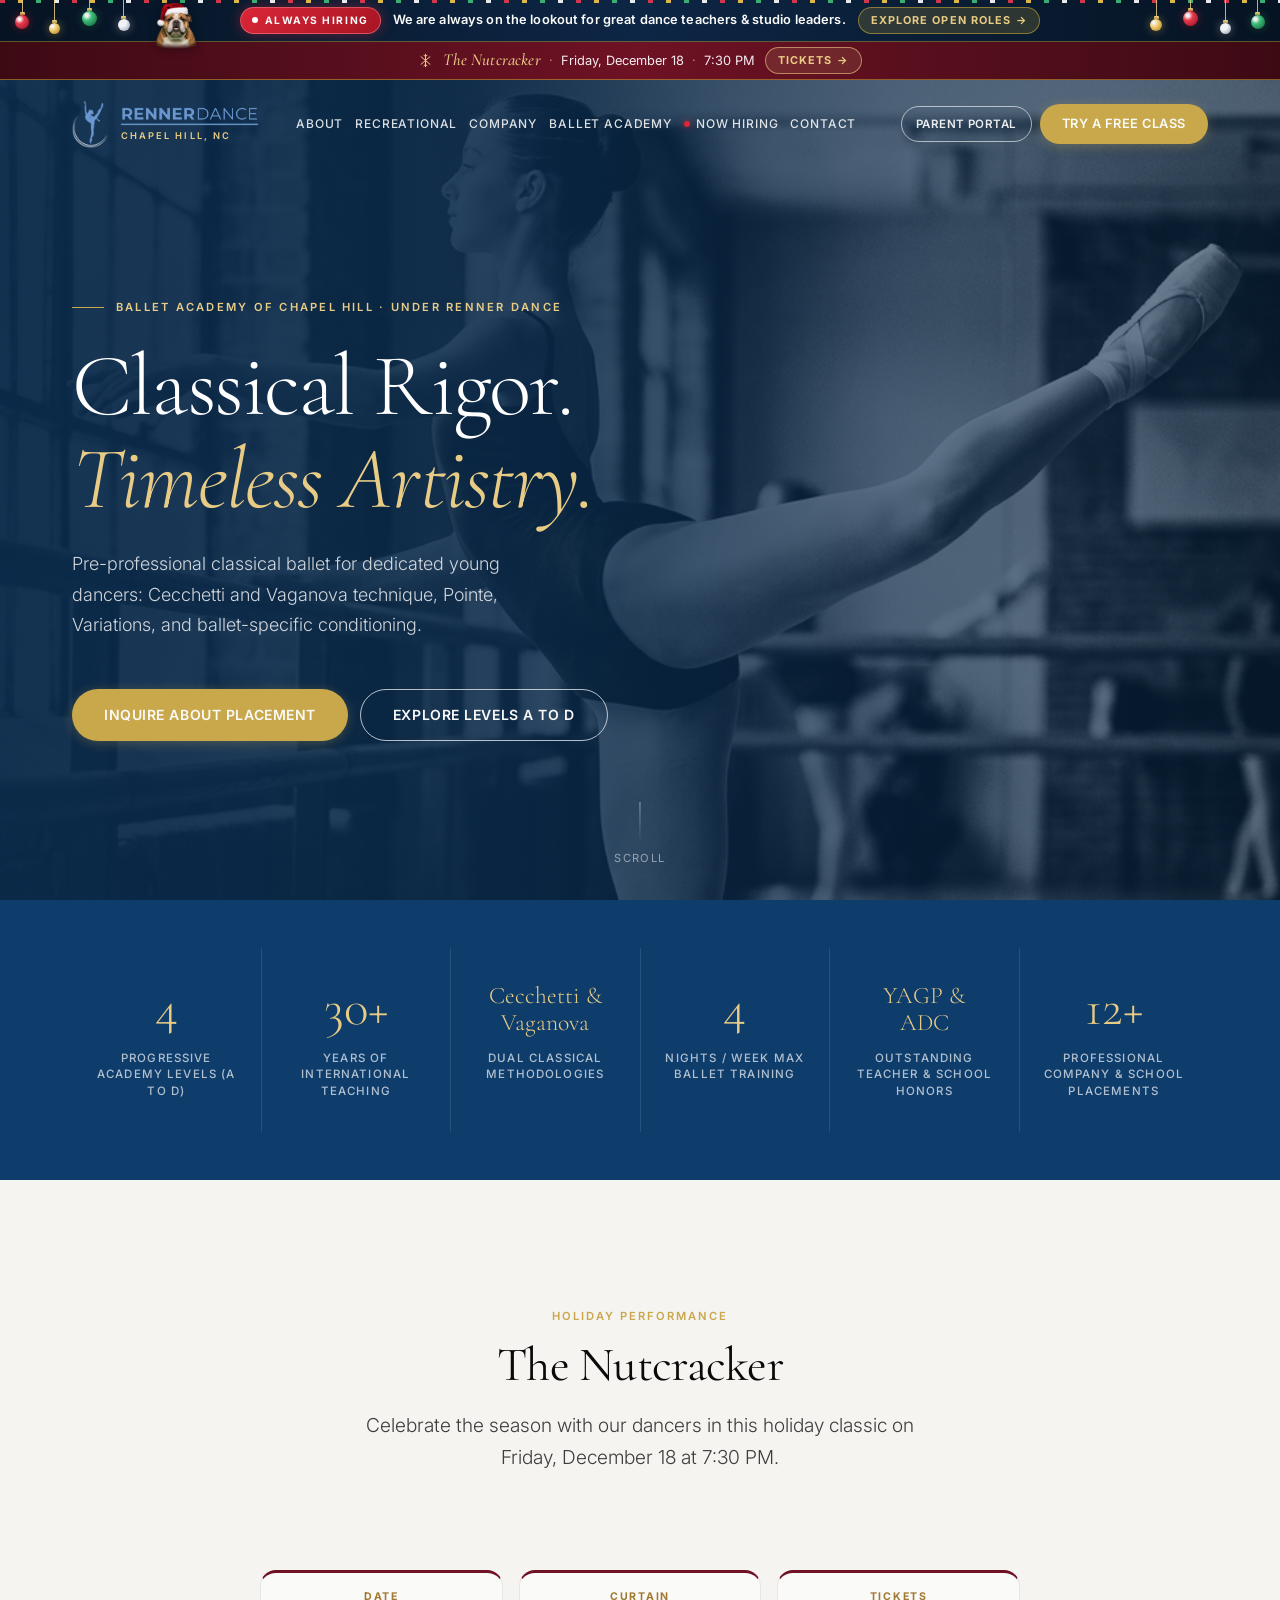
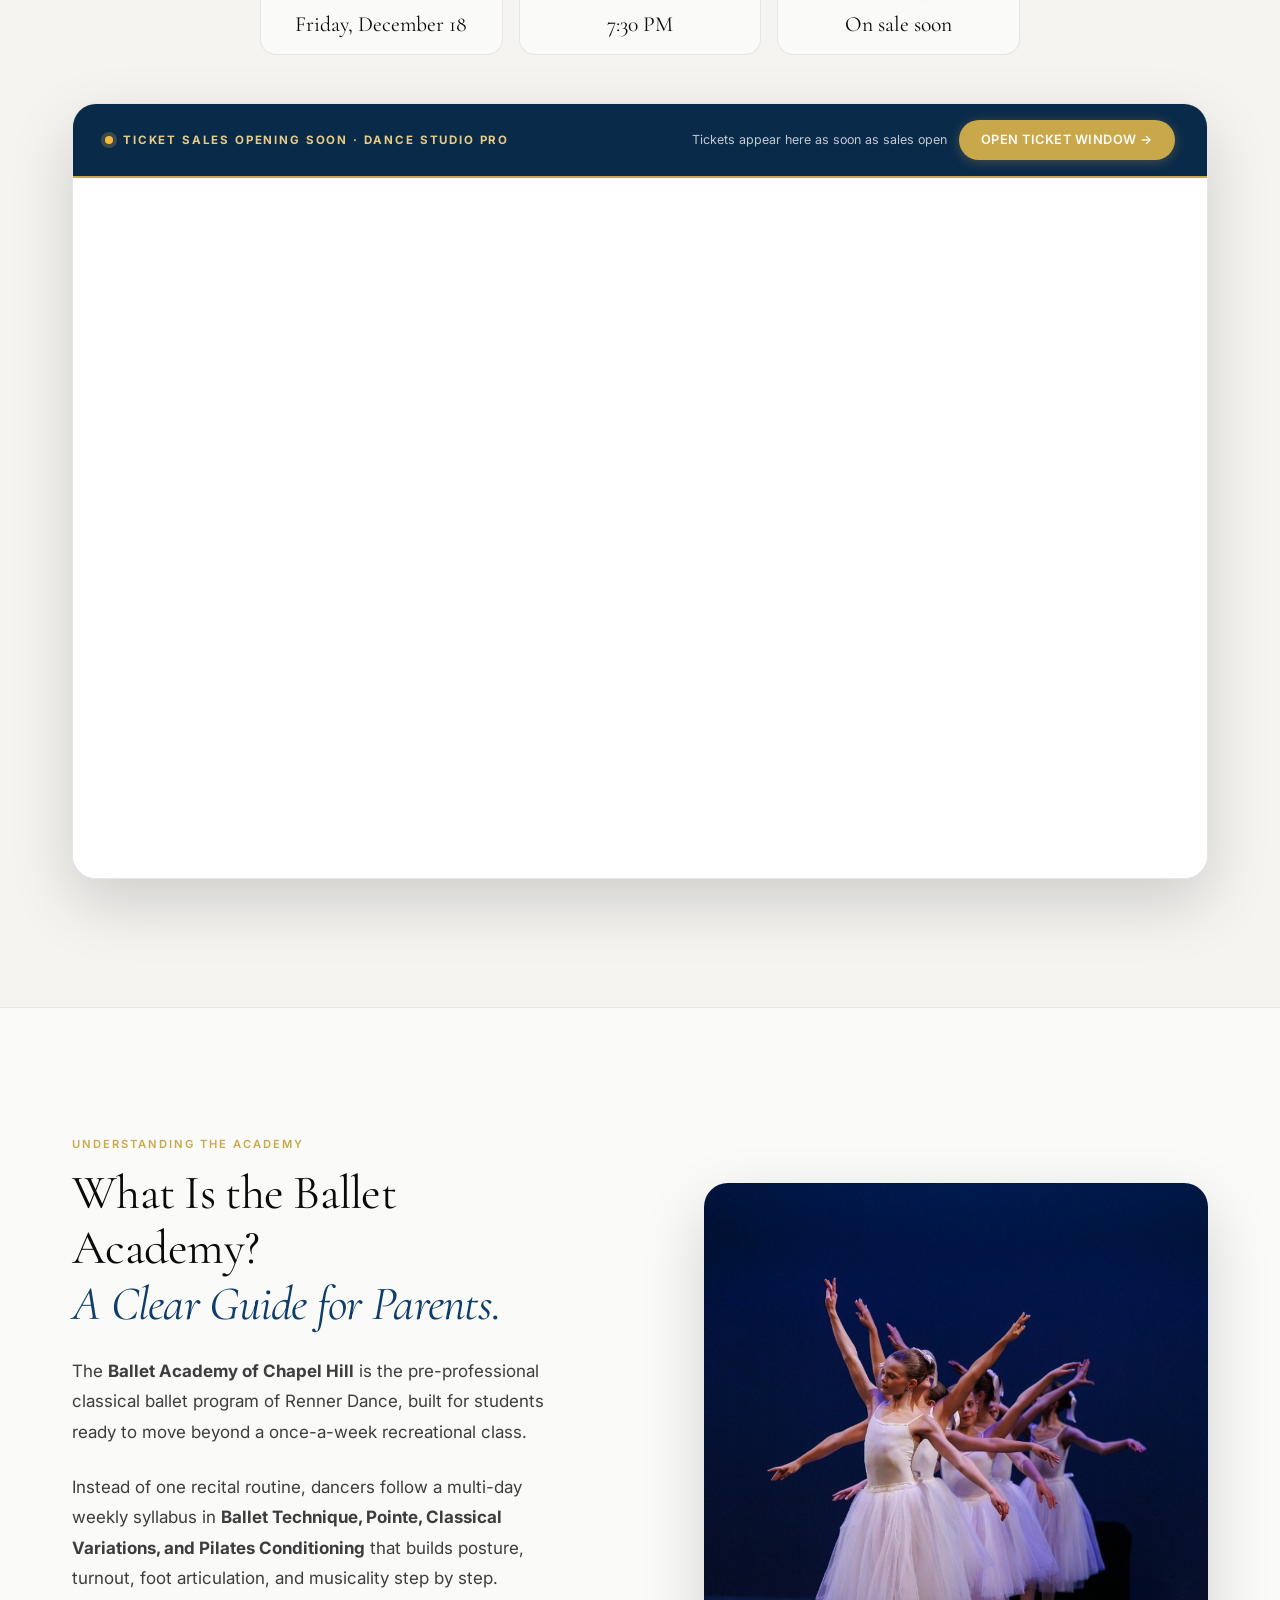
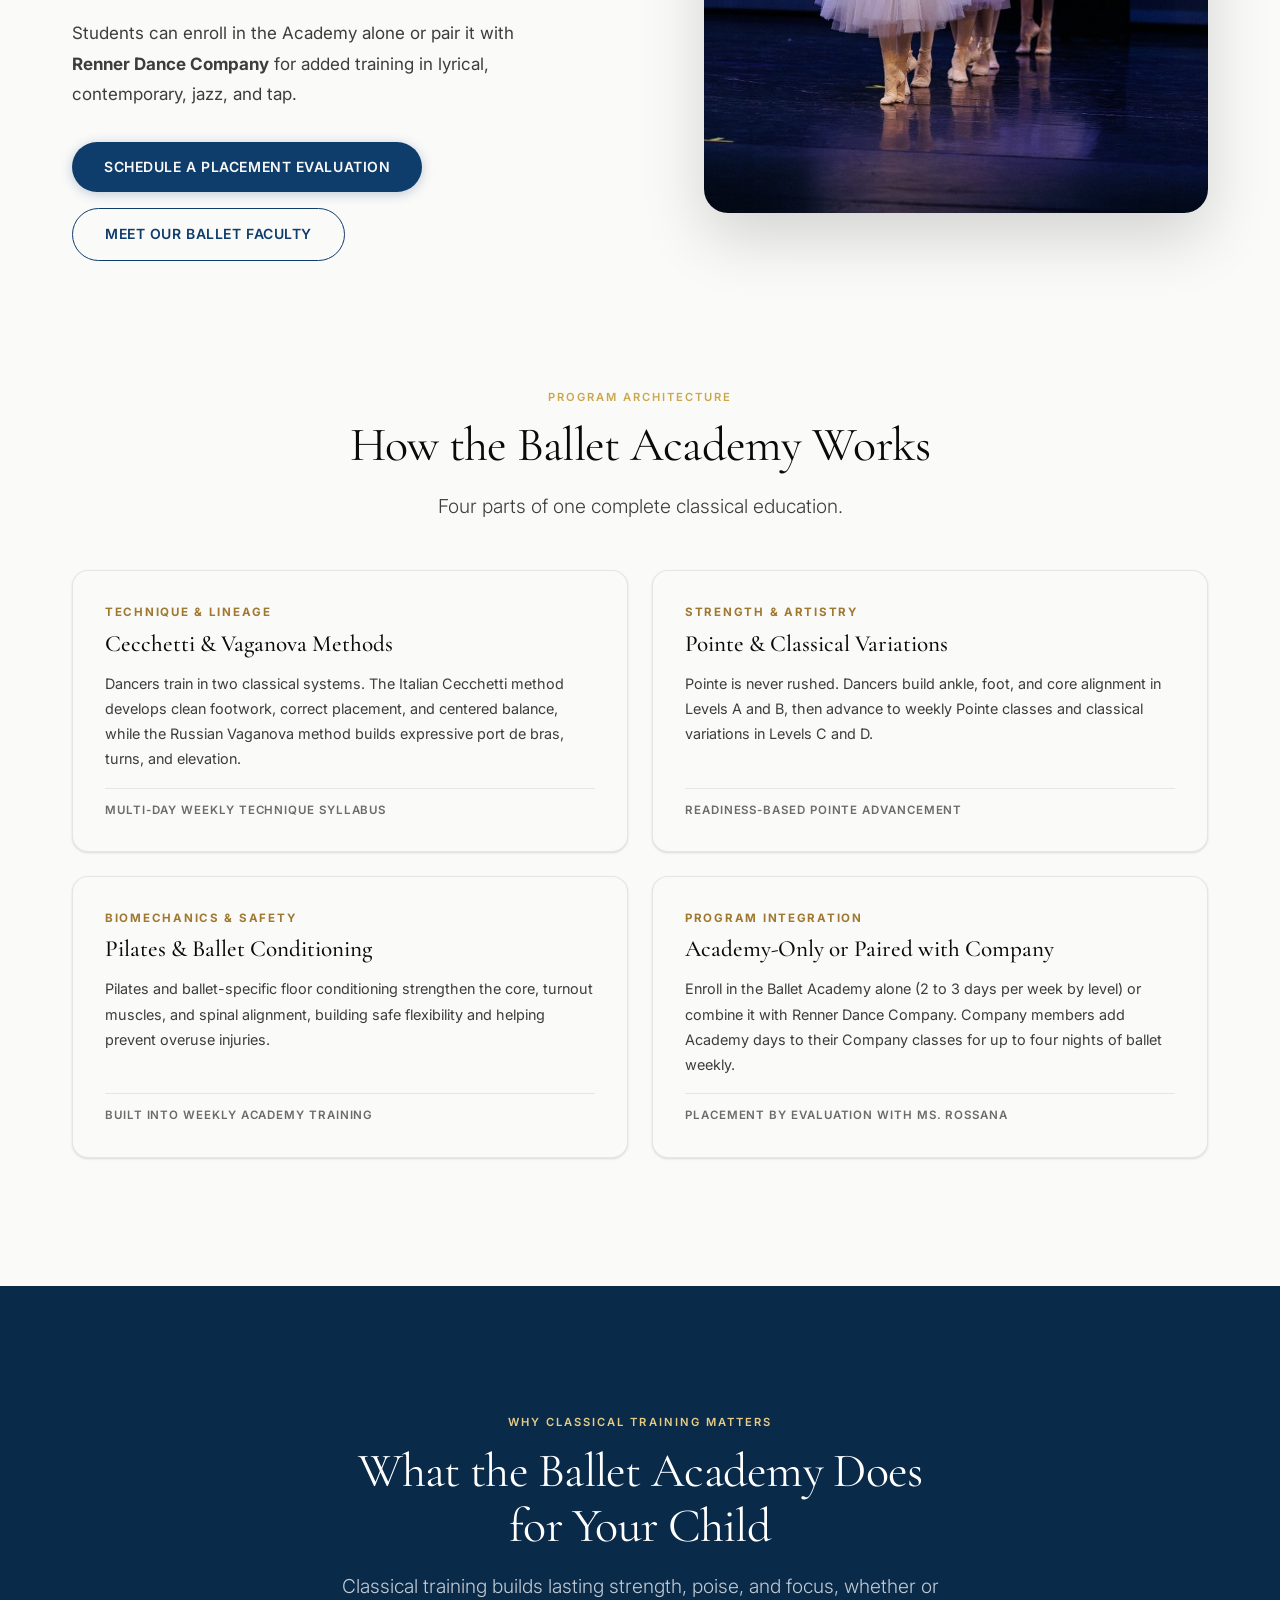
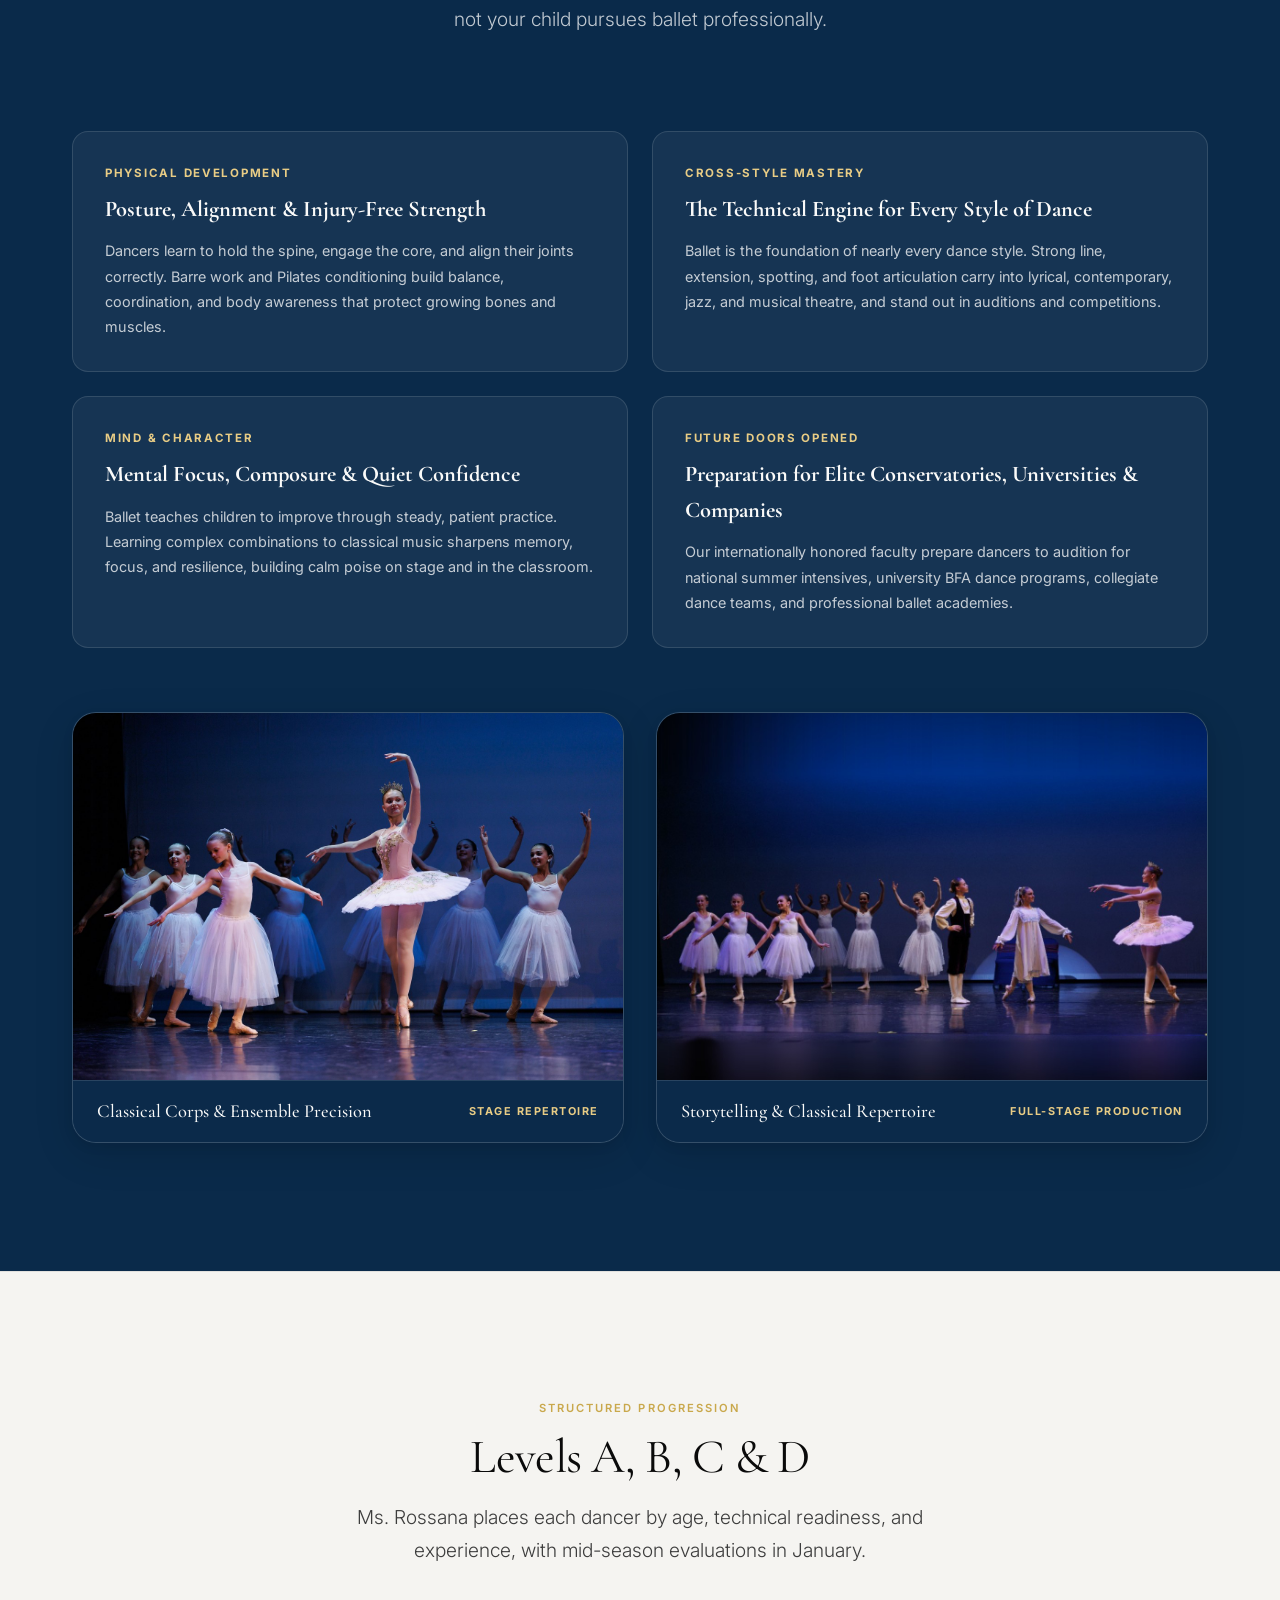
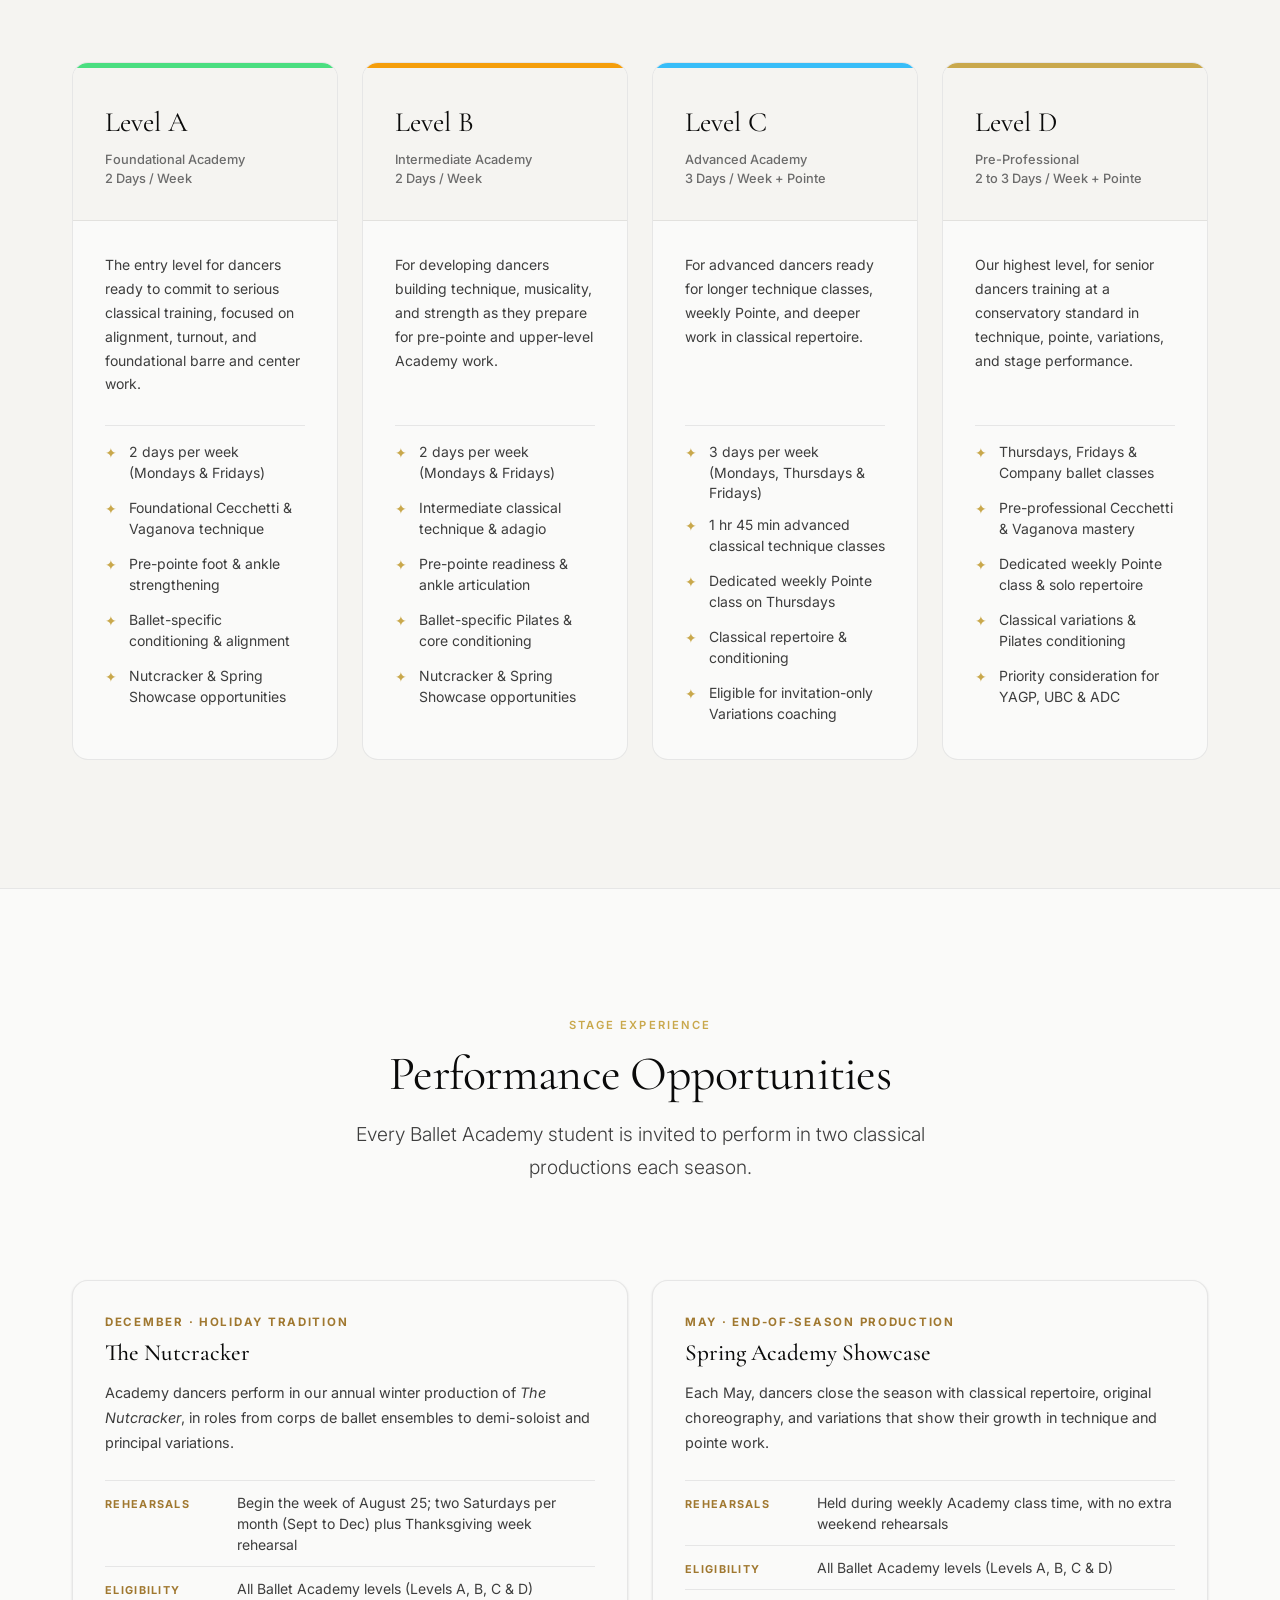
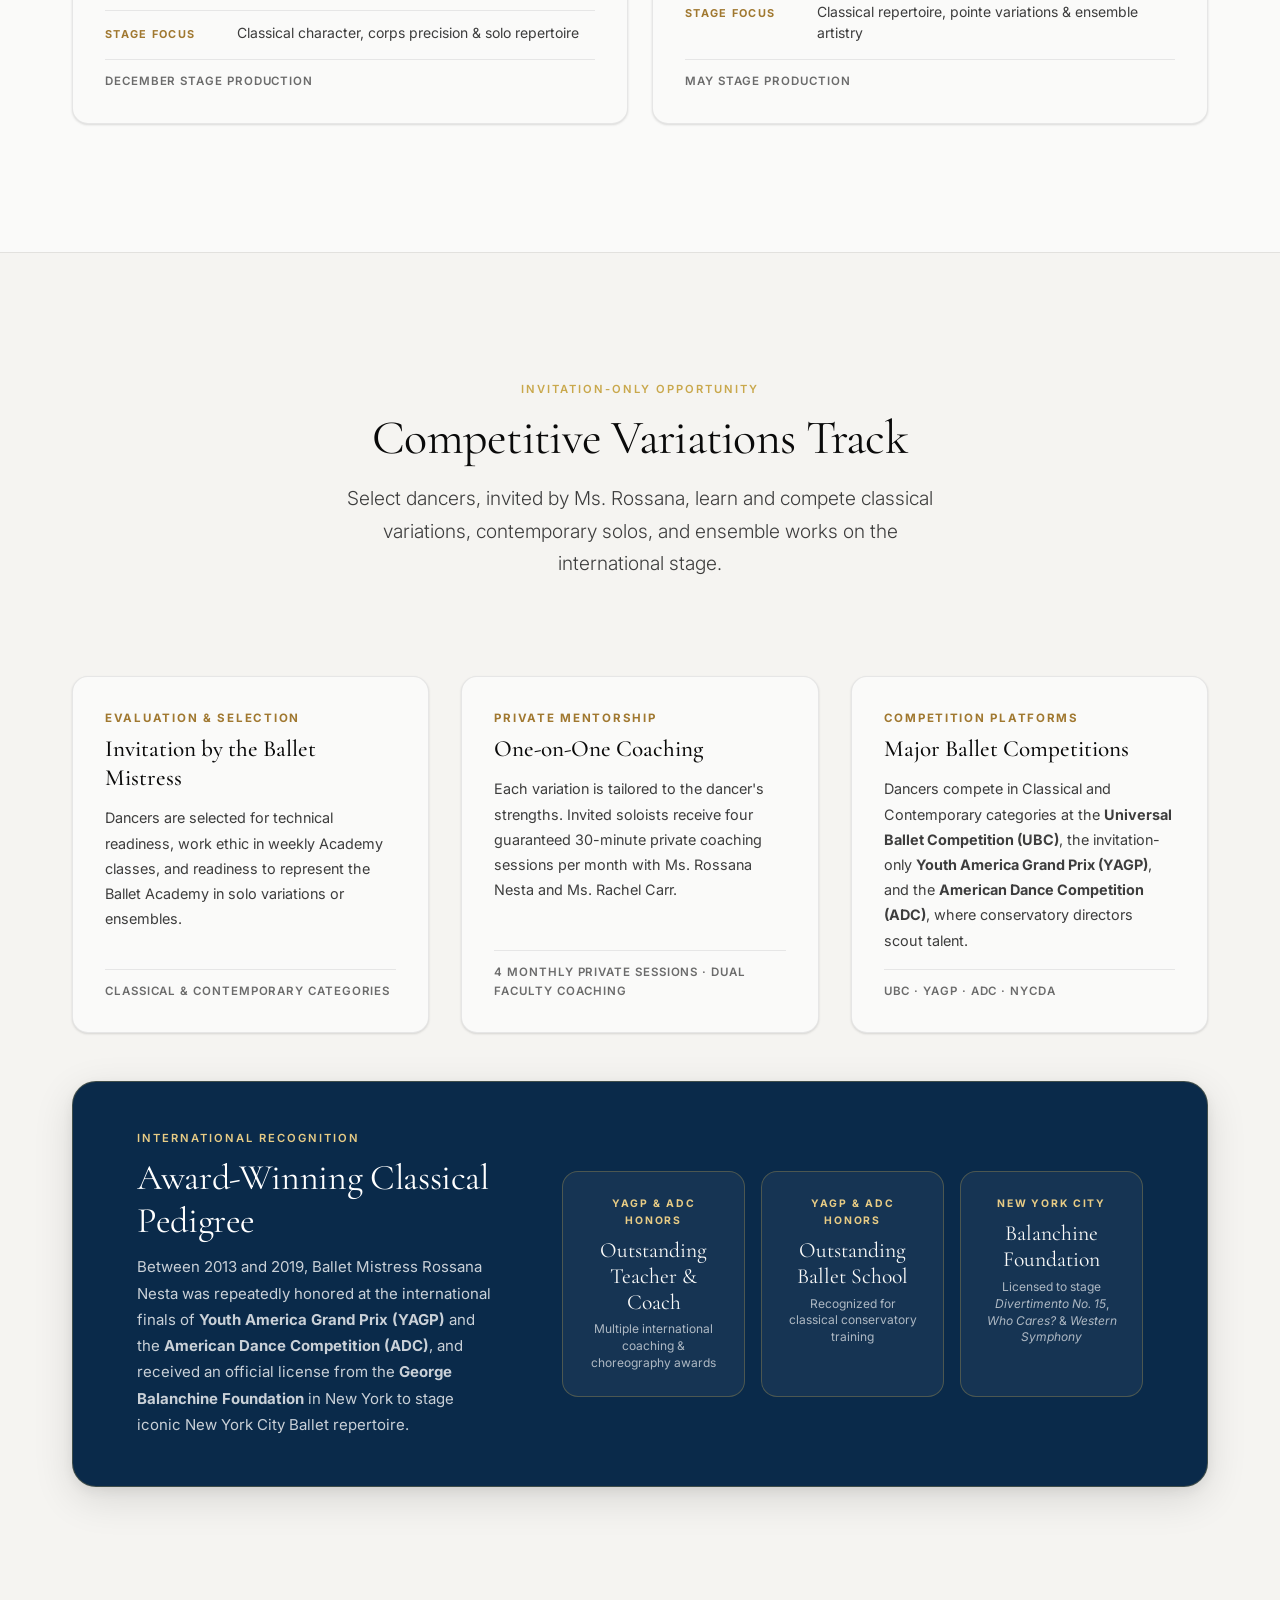
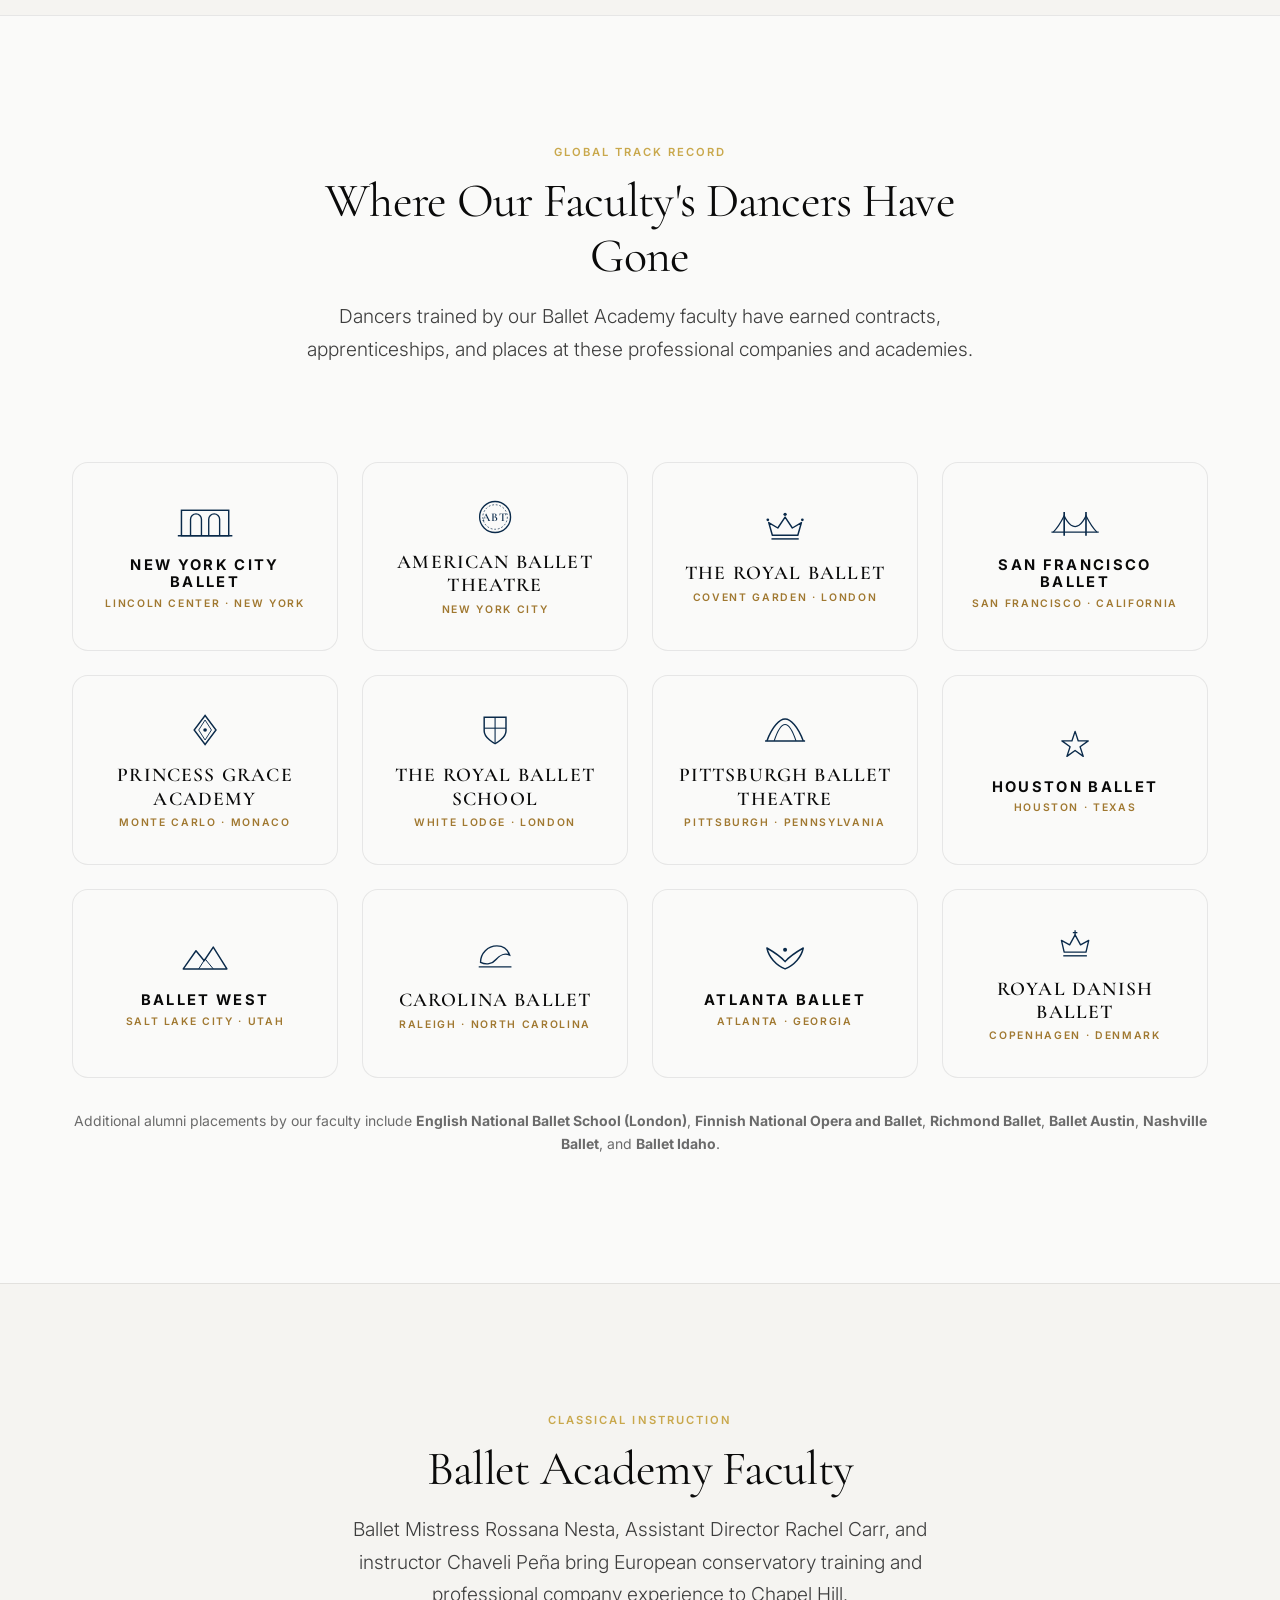
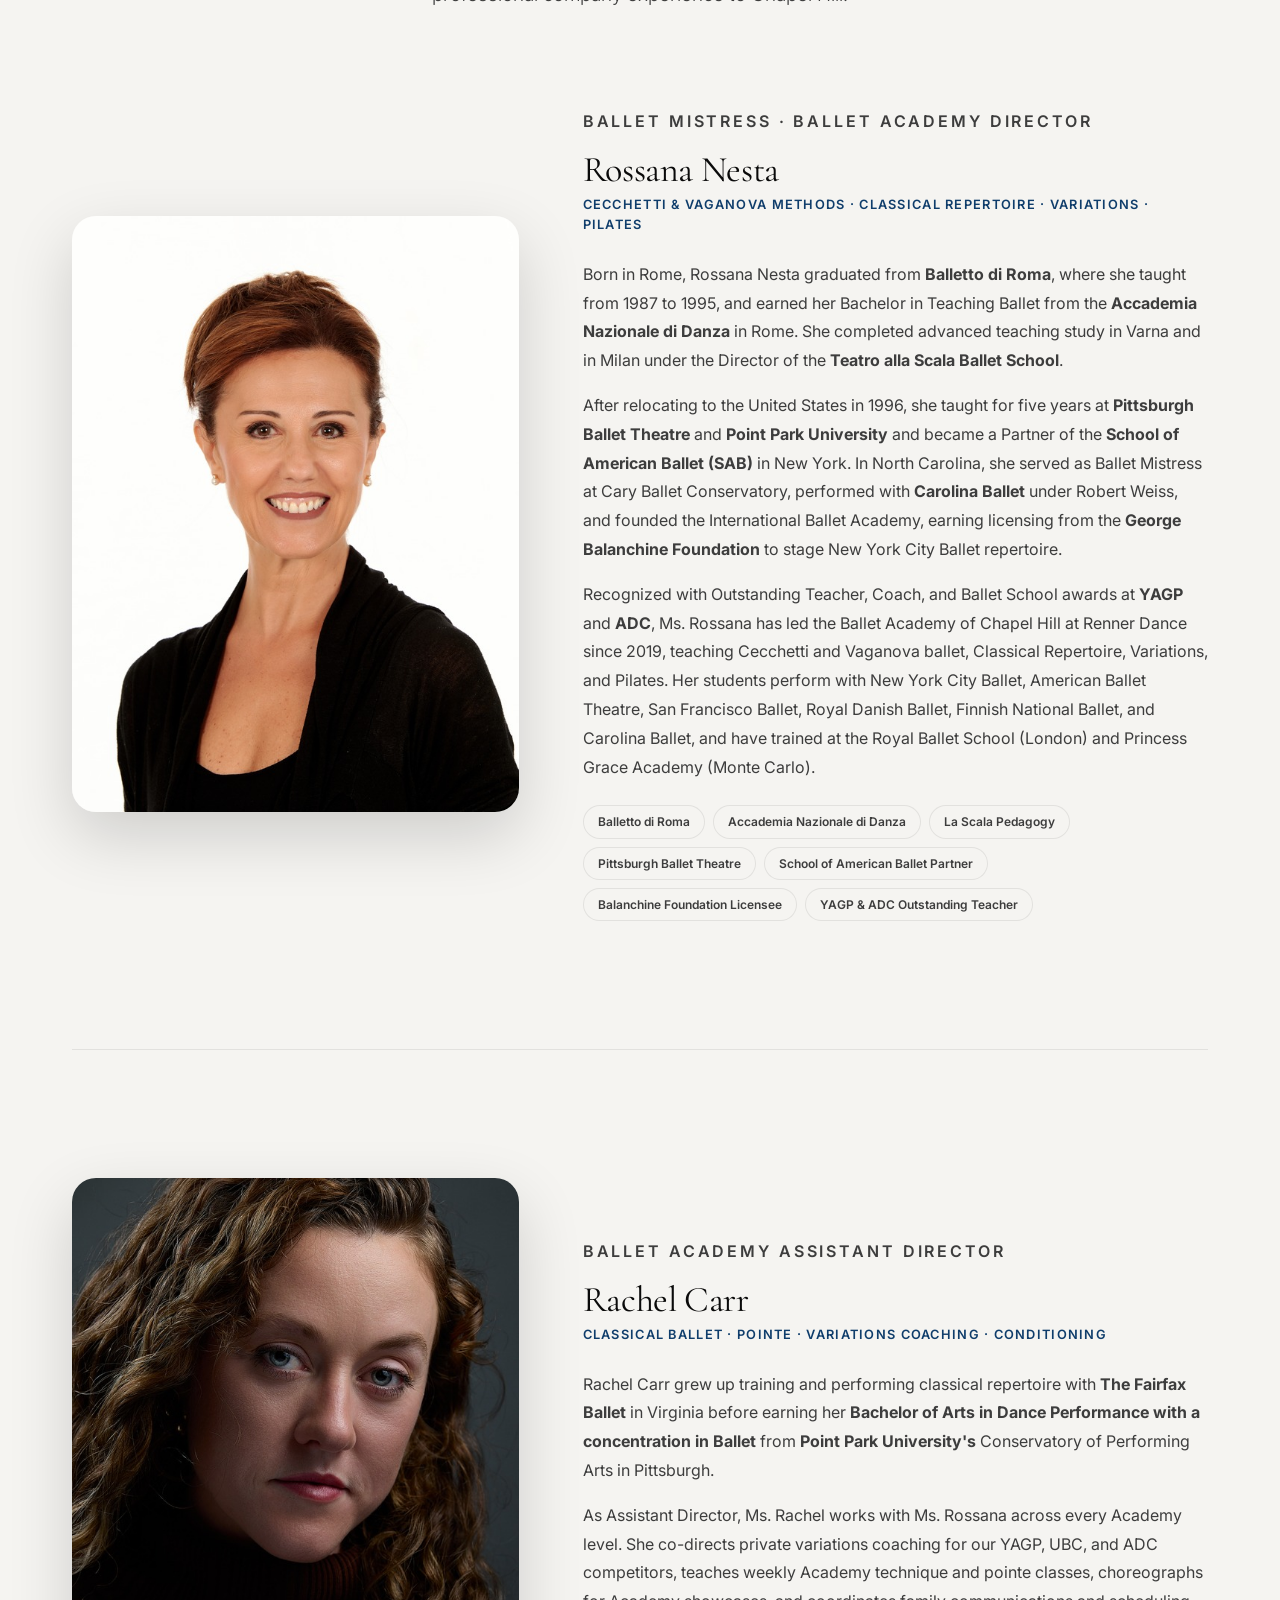
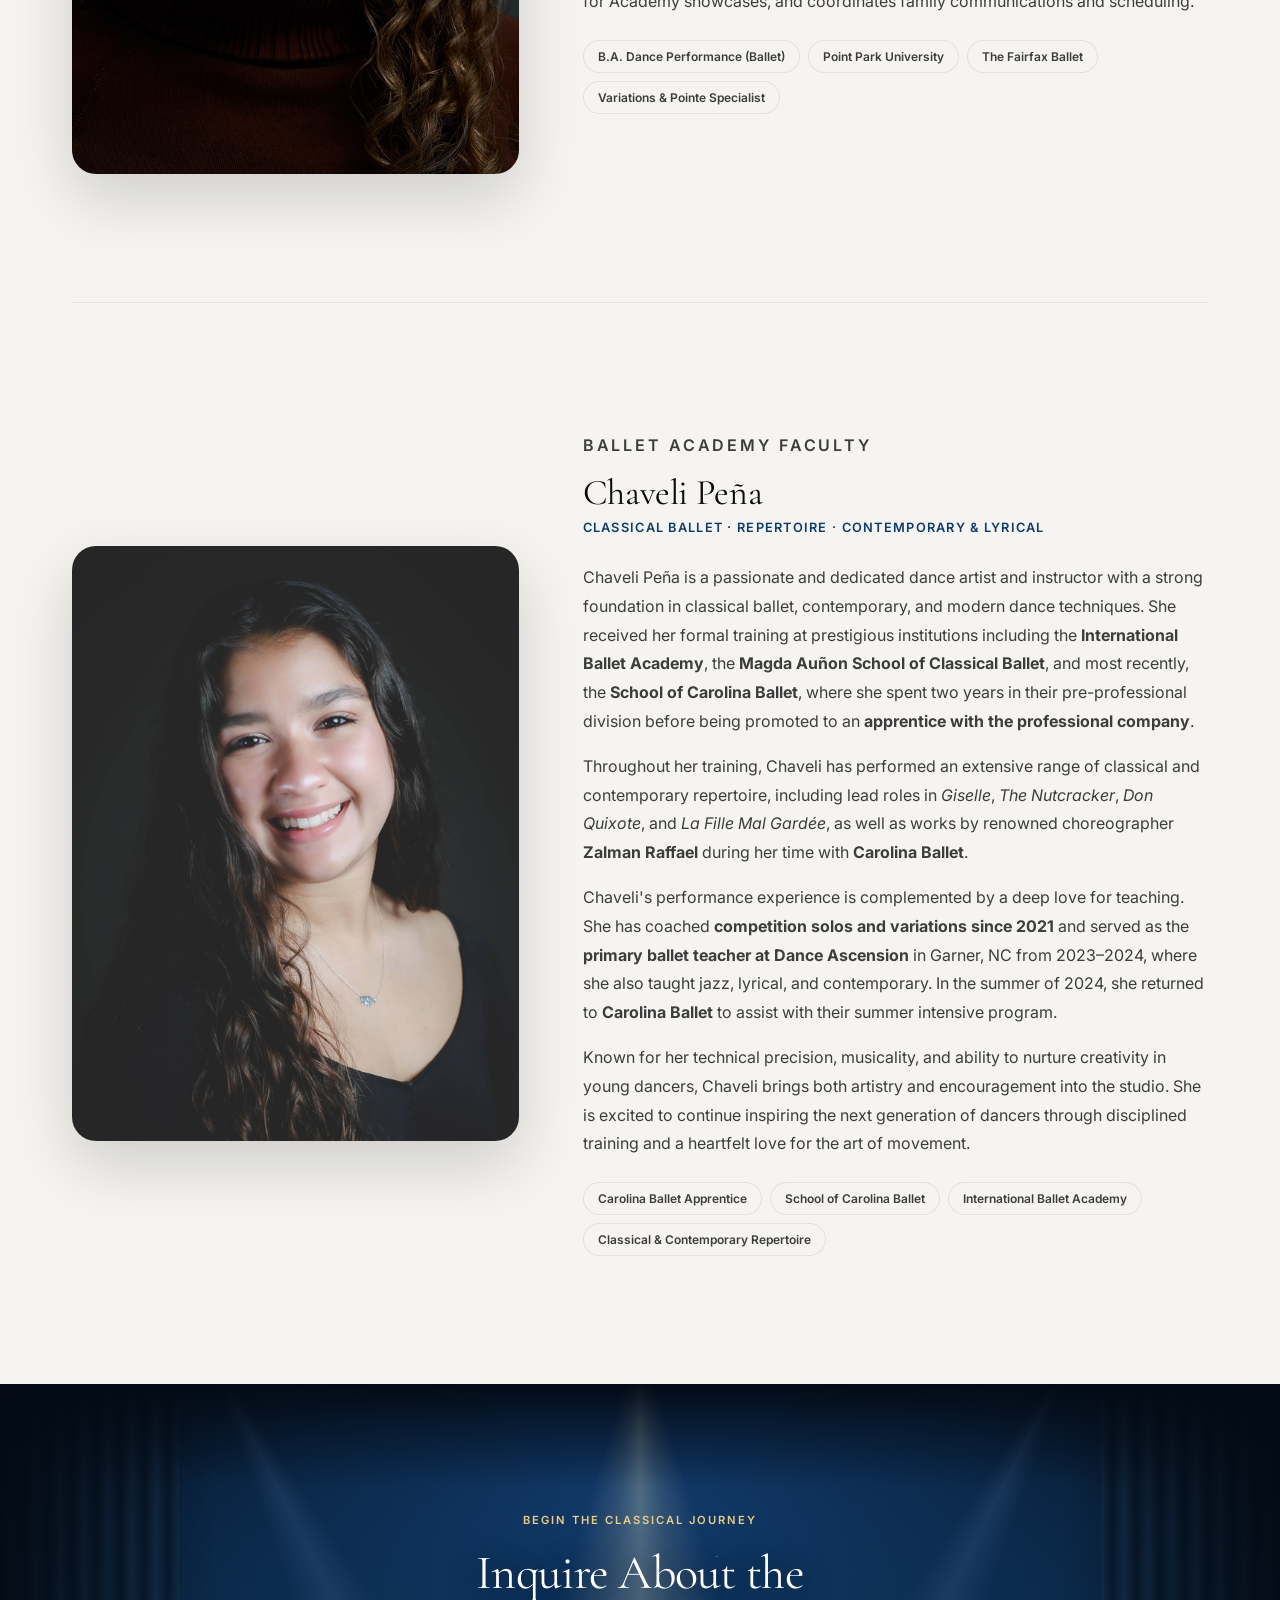
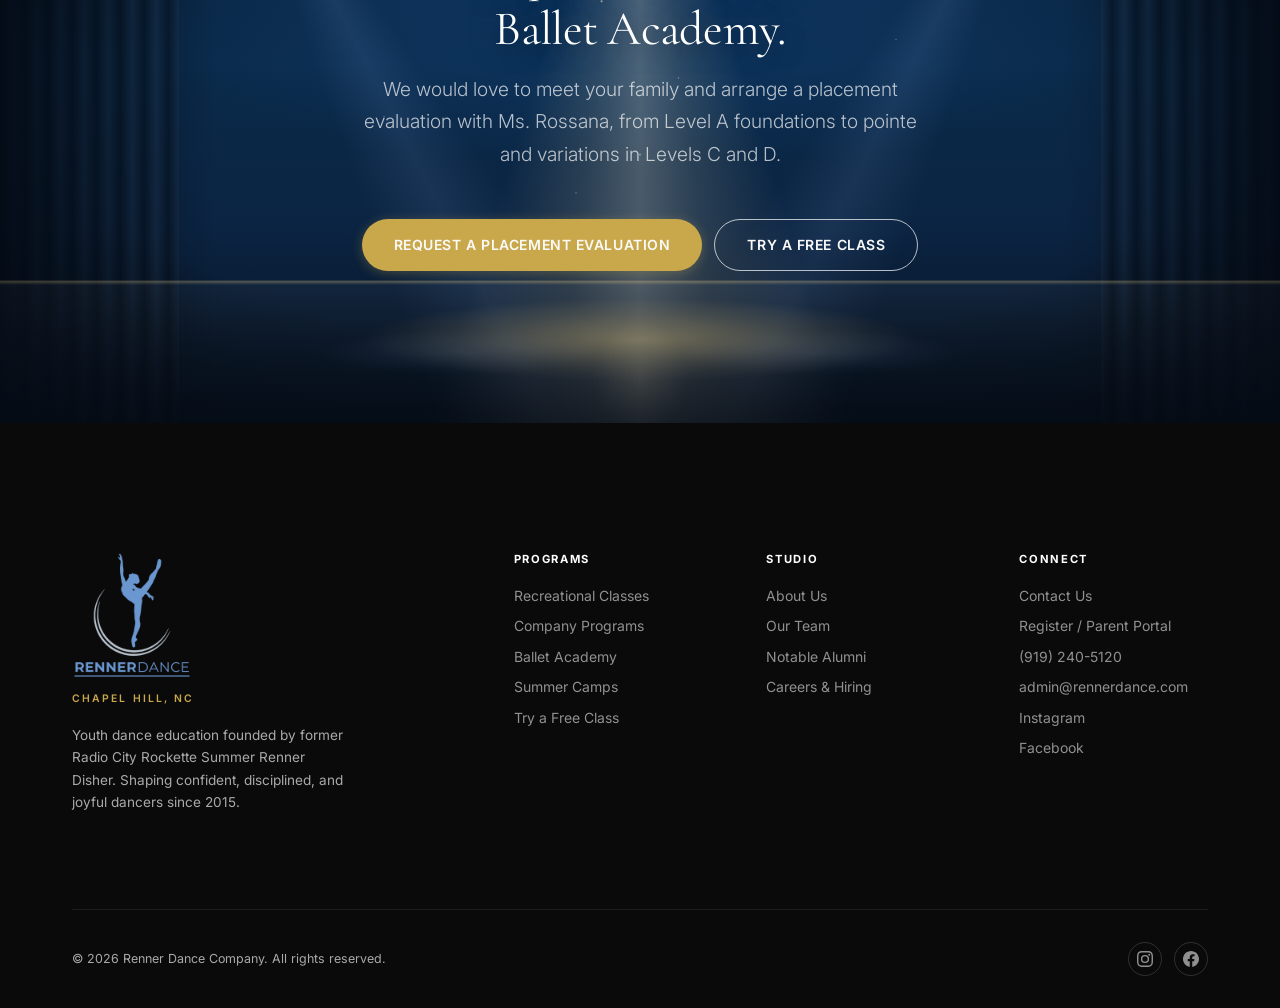
<file: ballet-academy.html>
<!DOCTYPE html>
<html lang="en">
<head>
  <meta charset="UTF-8">
  <meta name="viewport" content="width=device-width, initial-scale=1.0">
  <meta name="theme-color" content="#0a2a4a">
  <title>Ballet Academy of Chapel Hill | Pre-Professional Ballet</title>
  <meta name="description" content="Pre-professional classical ballet training in Chapel Hill, NC under Ballet Mistress Rossana Nesta. Cecchetti & Vaganova methods, Pointe, and Variations.">
  <meta name="robots" content="index, follow, max-image-preview:large">
  <link rel="canonical" href="https://www.rennerdance.com/ballet-academy.html">
  <!-- Open Graph -->
  <meta property="og:site_name" content="Renner Dance Company">
  <meta property="og:locale" content="en_US">
  <meta property="og:type" content="website">
  <meta property="og:title" content="Ballet Academy of Chapel Hill | Pre-Professional Ballet">
  <meta property="og:description" content="Pre-professional classical ballet training in Chapel Hill, NC under Ballet Mistress Rossana Nesta. Cecchetti & Vaganova methods, Pointe, and Variations.">
  <meta property="og:url" content="https://www.rennerdance.com/ballet-academy.html">
  <meta property="og:image" content="https://www.rennerdance.com/images/home-ballet-academy.jpg">
  <!-- Twitter Card -->
  <meta name="twitter:card" content="summary_large_image">
  <meta name="twitter:title" content="Ballet Academy of Chapel Hill | Pre-Professional Ballet">
  <meta name="twitter:description" content="Pre-professional classical ballet training in Chapel Hill, NC under Ballet Mistress Rossana Nesta. Cecchetti & Vaganova methods, Pointe, and Variations.">
  <meta name="twitter:image" content="https://www.rennerdance.com/images/home-ballet-academy.jpg">
  <!-- Structured Data -->
  <script type="application/ld+json">
  {
    "@context": "https://schema.org",
    "@graph": [
      {
        "@type": "BreadcrumbList",
        "itemListElement": [
          {
            "@type": "ListItem",
            "position": 1,
            "name": "Home",
            "item": "https://www.rennerdance.com/"
          },
          {
            "@type": "ListItem",
            "position": 2,
            "name": "Ballet Academy",
            "item": "https://www.rennerdance.com/ballet-academy.html"
          }
        ]
      },
      {
        "@type": "EducationalOccupationalProgram",
        "name": "Ballet Academy of Chapel Hill at Renner Dance",
        "description": "Pre-professional classical ballet conservatory uniting Cecchetti and Vaganova methodologies, Pointe, Classical Variations, and Pilates conditioning across Levels A through D.",
        "provider": {
          "@type": "EducationalOrganization",
          "name": "Renner Dance Company",
          "url": "https://www.rennerdance.com"
        }
      }
    ]
  }
  </script>
  <link rel="icon" type="image/png" href="images/favicon.png">
  <link rel="apple-touch-icon" href="images/favicon.png">
  <link rel="preconnect" href="https://fonts.googleapis.com">
  <link rel="preconnect" href="https://fonts.gstatic.com" crossorigin>
  <link rel="stylesheet" href="https://fonts.googleapis.com/css2?family=Cormorant+Garamond:ital,wght@0,300;0,400;0,500;0,600;0,700;1,300;1,400;1,500&amp;family=Inter:wght@300;400;500;600;700&amp;display=swap">
  <link rel="stylesheet" href="css/styles.css">
</head>
<body class="has-hiring-topbar has-promo-bar">

  <!-- SEASONAL: Christmas ornaments. Delete this block (and the "SEASONAL" CSS) after the holidays. -->
  <div class="xmas-garland" aria-hidden="true">
    <span class="xmas-ornament xo-1 xo-red"><i></i></span>
    <span class="xmas-ornament xo-2 xo-gold"><i></i></span>
    <span class="xmas-ornament xo-3 xo-green"><i></i></span>
    <span class="xmas-ornament xo-4 xo-silver"><i></i></span>
    <span class="xmas-ornament xo-5 xo-gold"><i></i></span>
    <span class="xmas-ornament xo-6 xo-red"><i></i></span>
    <span class="xmas-ornament xo-7 xo-silver"><i></i></span>
    <span class="xmas-ornament xo-8 xo-green"><i></i></span>
    <span class="xmas-ornament xo-bulldog"><img src="images/xmas-bulldog.png" alt="English Bulldog in a Santa hat" width="189" height="220"></span>
  </div>


  <!-- ======================================================
       ALWAYS HIRING TOP BAR
  ====================================================== -->
  <a href="careers.html" class="hiring-topbar" aria-label="Renner Dance is always hiring. Explore open roles and apply.">
    <div class="hiring-topbar-inner">
      <span class="hiring-badge">
        <span class="hiring-badge-dot" aria-hidden="true"></span>
        Always Hiring
      </span>
      <span class="hiring-topbar-text hiring-topbar-text--desktop">
        <strong>We are always on the lookout for great dance teachers &amp; studio leaders.</strong>
      </span>
      <span class="hiring-topbar-text hiring-topbar-text--mobile">
        <strong>Hiring great teachers &amp; studio staff</strong>
      </span>
      <span class="hiring-topbar-cta">
        Explore Open Roles <span class="hiring-topbar-arrow" aria-hidden="true">&rarr;</span>
      </span>
    </div>
  </a>

  <!-- SEASONAL: The Nutcracker announcement bar. Delete after December 18. -->
  <a href="#nutcracker" class="promo-bar" aria-label="The Nutcracker: Friday, December 18 at 7:30 PM. View ticket information.">
    <span class="promo-bar-inner">
      <svg class="promo-bar-icon" viewBox="0 0 24 24" fill="none" stroke="currentColor" stroke-width="1.6" stroke-linecap="round" aria-hidden="true"><path d="M12 2v20M4.9 6l14.2 12M19.1 6 4.9 18M9.5 3.5 12 6l2.5-2.5M9.5 20.5 12 18l2.5 2.5"/></svg>
      <span class="promo-bar-text promo-bar-text--desktop"><strong>The Nutcracker</strong><span class="promo-bar-sep">&middot;</span>Friday, December 18<span class="promo-bar-sep">&middot;</span>7:30 PM</span>
      <span class="promo-bar-text promo-bar-text--mobile"><strong>The Nutcracker</strong><span class="promo-bar-sep">&middot;</span>Dec 18<span class="promo-bar-sep">&middot;</span>7:30 PM</span>
      <span class="promo-bar-cta">Tickets <span class="promo-bar-arrow" aria-hidden="true">&rarr;</span></span>
    </span>
  </a>

  <!-- ======================================================
       NAVIGATION
  ====================================================== -->
  <nav id="navbar" class="transparent" role="navigation" aria-label="Main navigation">
    <div class="container">
      <div class="nav-inner">
        <a href="index.html" class="nav-logo" aria-label="Renner Dance Home">
          <img src="images/logo-mark-white.png" alt="" class="nav-logo-mark nav-logo--light" width="40" height="53">
          <img src="images/logo-mark-dark.png" alt="" class="nav-logo-mark nav-logo--dark" width="40" height="53">
          <div class="nav-logo-text">
            <img src="images/logo-wordmark-white.png" alt="Renner Dance" class="nav-logo-wordmark nav-logo--light" width="140" height="19">
            <img src="images/logo-wordmark-dark.png" alt="Renner Dance" class="nav-logo-wordmark nav-logo--dark" width="140" height="19">
            <span class="nav-logo-sub">Chapel Hill, NC</span>
          </div>
        </a>

        <div class="nav-links" role="menubar">
          <div class="nav-dropdown" role="menuitem">
            <a href="about.html" class="nav-link">About</a>
            <div class="nav-dropdown-menu">
              <a href="about.html#story" class="nav-dropdown-item">Our Story</a>
              <a href="about.html#mission" class="nav-dropdown-item">Mission &amp; Culture</a>
              <a href="about.html#accomplishments" class="nav-dropdown-item">Accomplishments</a>
              <a href="about.html#staff" class="nav-dropdown-item">Our Team</a>
              <a href="about.html#alumni" class="nav-dropdown-item">Notable Alumni</a>
              <a href="careers.html" class="nav-dropdown-item">Careers &amp; Hiring</a>
            </div>
          </div>
          <div class="nav-dropdown" role="menuitem">
            <a href="recreational.html" class="nav-link">Recreational</a>
            <div class="nav-dropdown-menu">
              <div class="nav-dropdown-group-label">Recreational Classes</div>
              <a href="recreational.html#overview" class="nav-dropdown-item">Overview</a>
              <a href="recreational.html#ballet" class="nav-dropdown-item">Ballet</a>
              <a href="recreational.html#jazz" class="nav-dropdown-item">Jazz</a>
              <a href="recreational.html#tap" class="nav-dropdown-item">Tap</a>
              <a href="recreational.html#hiphop" class="nav-dropdown-item">Hip Hop</a>
              <a href="recreational.html#acro" class="nav-dropdown-item">Acro</a>
              <a href="recreational.html#lyrical" class="nav-dropdown-item">Lyrical</a>
              <a href="recreational.html#combo" class="nav-dropdown-item">Combo Classes</a>
              <div class="nav-dropdown-divider"></div>
              <div class="nav-dropdown-group-label">Summer Programs</div>
              <a href="summer-camps.html" class="nav-dropdown-item nav-dropdown-item--camps">Summer Camps</a>
            </div>
          </div>
          <div class="nav-dropdown" role="menuitem">
            <a href="company.html" class="nav-link">Company</a>
            <div class="nav-dropdown-menu">
              <a href="company.html#overview" class="nav-dropdown-item">Overview</a>
              <a href="company.html#excel" class="nav-dropdown-item">Excel</a>
              <a href="company.html#extreme" class="nav-dropdown-item">Extreme</a>
              <a href="company.html#edge" class="nav-dropdown-item">Edge</a>
              <a href="company.html#elite" class="nav-dropdown-item">Elite</a>
            </div>
          </div>
          <a href="ballet-academy.html" class="nav-link" role="menuitem">Ballet Academy</a>
          <a href="careers.html" class="nav-link nav-link--hiring" role="menuitem"><span class="nav-hiring-dot" aria-hidden="true"></span>Now Hiring</a>
          <a href="contact.html" class="nav-link" role="menuitem">Contact</a>
        </div>

        <div class="nav-cta">
          <a href="https://app.gostudiopro.com/online/rennerdance" class="btn btn-portal btn-sm" target="_blank" rel="noopener" id="nav-portal-btn">Parent Portal</a>
          <a href="trial-class.html" class="btn btn-gold btn-sm" id="nav-cta-btn">Try a Free Class</a>
        </div>

        <button class="hamburger" id="hamburger" aria-label="Toggle mobile menu" aria-expanded="false">
          <span></span><span></span><span></span>
        </button>
      </div>
    </div>
  </nav>

  <!-- Mobile Nav -->
  <nav class="mobile-nav" id="mobileNav" aria-label="Mobile navigation">
    <a href="index.html" class="mobile-nav-link">Home</a>

    <div>
      <a href="about.html" class="mobile-nav-link">About</a>
      <a href="about.html#story" class="mobile-nav-sub">Our Story</a>
      <a href="about.html#mission" class="mobile-nav-sub">Mission &amp; Culture</a>
      <a href="about.html#accomplishments" class="mobile-nav-sub">Accomplishments</a>
      <a href="about.html#staff" class="mobile-nav-sub">Our Team</a>
      <a href="about.html#alumni" class="mobile-nav-sub">Notable Alumni</a>
    </div>

    <div>
      <a href="recreational.html" class="mobile-nav-link">Recreational Classes</a>
      <a href="recreational.html#overview" class="mobile-nav-sub">Overview</a>
      <a href="recreational.html#ballet" class="mobile-nav-sub">Ballet</a>
      <a href="recreational.html#jazz" class="mobile-nav-sub">Jazz</a>
      <a href="recreational.html#tap" class="mobile-nav-sub">Tap</a>
      <a href="recreational.html#hiphop" class="mobile-nav-sub">Hip Hop</a>
      <a href="recreational.html#acro" class="mobile-nav-sub">Acro</a>
      <a href="recreational.html#lyrical" class="mobile-nav-sub">Lyrical</a>
      <a href="recreational.html#combo" class="mobile-nav-sub">Combo Classes</a>
      <a href="summer-camps.html" class="mobile-nav-sub" style="color:var(--gold-dark);font-weight:600">Summer Camps</a>
    </div>

    <div>
      <a href="company.html" class="mobile-nav-link">Company Programs</a>
      <a href="company.html#overview" class="mobile-nav-sub">Overview</a>
      <a href="company.html#excel" class="mobile-nav-sub">Excel</a>
      <a href="company.html#extreme" class="mobile-nav-sub">Extreme</a>
      <a href="company.html#edge" class="mobile-nav-sub">Edge</a>
      <a href="company.html#elite" class="mobile-nav-sub">Elite</a>
    </div>

    <a href="ballet-academy.html" class="mobile-nav-link">Ballet Academy</a>
    <a href="careers.html" class="mobile-nav-link">Now Hiring</a>
    <a href="contact.html" class="mobile-nav-link">Contact</a>

    <div style="margin-top:var(--space-4);display:flex;flex-direction:column;gap:var(--space-3);padding-bottom:var(--space-8)">
      <a href="trial-class.html" class="btn btn-gold" style="justify-content:center">Try a Free Class</a>
      <a href="https://app.gostudiopro.com/online/rennerdance" class="btn btn-outline" target="_blank" rel="noopener" style="justify-content:center">Parent Portal / Register</a>
    </div>
  </nav>

  <main id="content">

    <!-- ======================================================
         FULL-SCREEN HERO
    ====================================================== -->
    <section class="hero" aria-label="Ballet Academy of Chapel Hill">
      <div class="hero-bg hero-bg--ballet" role="img" aria-label="Classical ballet dancers performing on stage at the Ballet Academy of Chapel Hill"></div>
      <div class="hero-overlay"></div>
      <div class="container">
        <div class="hero-content">
          <div class="hero-eyebrow">
            <div class="hero-eyebrow-line"></div>
            <span class="hero-eyebrow-text">Ballet Academy of Chapel Hill &middot; Under Renner Dance</span>
          </div>
          <h1 class="hero-title">
            Classical Rigor.<br>
            <em>Timeless Artistry.</em>
          </h1>
          <p class="hero-subtitle">
            Pre-professional classical ballet for dedicated young dancers: Cecchetti and Vaganova technique, Pointe, Variations, and ballet-specific conditioning.
          </p>
          <div class="hero-actions">
            <a href="contact.html" class="btn btn-gold">Inquire About Placement</a>
            <a href="#levels" class="btn btn-outline-white">Explore Levels A to D</a>
          </div>
        </div>
      </div>
      <div class="hero-scroll" aria-hidden="true">
        <div class="hero-scroll-line"></div>
        <span>Scroll</span>
      </div>
    </section>

    <!-- ======================================================
         BALLET ACADEMY KEY METRICS BAR
    ====================================================== -->
    <section class="stats-bar" aria-label="Ballet Academy at a glance">
      <div class="container">
        <div class="stats-grid">
          <div class="stat-item reveal">
            <div class="stat-number"><span data-count="4">4</span></div>
            <div class="stat-label">Progressive Academy Levels (A to D)</div>
          </div>
          <div class="stat-item reveal reveal-delay-1">
            <div class="stat-number"><span data-count="30" data-suffix="+">30+</span></div>
            <div class="stat-label">Years of International Teaching</div>
          </div>
          <div class="stat-item reveal reveal-delay-2">
            <div class="stat-number stat-number--text"><span>Cecchetti &amp;<br>Vaganova</span></div>
            <div class="stat-label">Dual Classical Methodologies</div>
          </div>
          <div class="stat-item reveal reveal-delay-3">
            <div class="stat-number"><span data-count="4">4</span></div>
            <div class="stat-label">Nights / Week Max Ballet Training</div>
          </div>
          <div class="stat-item reveal reveal-delay-3">
            <div class="stat-number stat-number--text"><span>YAGP &amp;<br>ADC</span></div>
            <div class="stat-label">Outstanding Teacher &amp; School Honors</div>
          </div>
          <div class="stat-item reveal reveal-delay-3">
            <div class="stat-number"><span data-count="12" data-suffix="+">12+</span></div>
            <div class="stat-label">Professional Company &amp; School Placements</div>
          </div>
        </div>
      </div>
    </section>

    <!-- ======================================================
         SEASONAL: THE NUTCRACKER + TICKETS (Dance Studio Pro embed)
         Update the status text when sales open; remove after December 18.
    ====================================================== -->
    <section class="section section-surface nutcracker-section" id="nutcracker" aria-labelledby="nutcracker-title">
      <div class="container">
        <div class="section-header reveal">
          <p class="overline">Holiday Performance</p>
          <h2 class="heading-1" id="nutcracker-title">The Nutcracker</h2>
          <p class="lead">Celebrate the season with our dancers in this holiday classic on Friday, December 18 at 7:30 PM.</p>
        </div>

        <div class="nutcracker-facts reveal">
          <div class="nutcracker-fact">
            <span class="nutcracker-fact-label">Date</span>
            <span class="nutcracker-fact-value">Friday, December 18</span>
          </div>
          <div class="nutcracker-fact">
            <span class="nutcracker-fact-label">Curtain</span>
            <span class="nutcracker-fact-value">7:30 PM</span>
          </div>
          <div class="nutcracker-fact">
            <span class="nutcracker-fact-label">Tickets</span>
            <span class="nutcracker-fact-value">On sale soon</span>
          </div>
        </div>

        <div class="dsp-schedule-shell dsp-tickets-shell reveal">
          <div class="dsp-schedule-toolbar">
            <div class="dsp-schedule-status">
              <span class="dsp-schedule-dot dsp-schedule-dot--soon" aria-hidden="true"></span>
              <span>Ticket Sales Opening Soon &middot; Dance Studio Pro</span>
            </div>
            <div class="dsp-schedule-toolbar-actions">
              <span class="dsp-schedule-hint">Tickets appear here as soon as sales open</span>
              <a href="https://app.gostudiopro.com/tickets/index.php?id=zaqlxajd29jd25583fe7ec2db409jasdklj21dx5583fe7ec2e2c" id="nutcracker-tickets-external" class="btn btn-gold btn-sm" target="_blank" rel="noopener">Open Ticket Window &rarr;</a>
            </div>
          </div>
          <div class="dsp-schedule-frame-wrap dsp-tickets-frame-wrap">
            <iframe
              id="nutcracker-tickets-iframe"
              class="dsp-schedule-iframe dsp-tickets-iframe"
              title="The Nutcracker tickets on Dance Studio Pro"
              src="https://app.gostudiopro.com/tickets/index.php?id=zaqlxajd29jd25583fe7ec2db409jasdklj21dx5583fe7ec2e2c"
              loading="lazy"
              allow="payment"
              referrerpolicy="no-referrer-when-downgrade"
            ></iframe>
          </div>
        </div>
      </div>
    </section>

    <!-- ======================================================
         PROGRAM OVERVIEW & HOW IT WORKS (FOR PARENTS)
    ====================================================== -->
    <section class="section">
      <div class="container">
        <div class="grid-2col" style="display:grid;grid-template-columns:1fr 1fr;gap:var(--space-10);align-items:center">
          <div class="reveal">
            <div class="overline" style="margin-bottom:var(--space-3)">Understanding the Academy</div>
            <h2 class="heading-1" style="margin-bottom:var(--space-5)">
              What Is the Ballet Academy?<br><em style="font-style:italic;color:var(--blue)">A Clear Guide for Parents.</em>
            </h2>
            <p style="font-size:1.0625rem;color:var(--ink-soft);line-height:1.8;margin-bottom:var(--space-5)">
              The <strong>Ballet Academy of Chapel Hill</strong> is the pre-professional classical ballet program of Renner Dance, built for students ready to move beyond a once-a-week recreational class.
            </p>
            <p style="font-size:1.0625rem;color:var(--ink-soft);line-height:1.8;margin-bottom:var(--space-5)">
              Instead of one recital routine, dancers follow a multi-day weekly syllabus in <strong>Ballet Technique, Pointe, Classical Variations, and Pilates Conditioning</strong> that builds posture, turnout, foot articulation, and musicality step by step.
            </p>
            <p style="font-size:1.0625rem;color:var(--ink-soft);line-height:1.8;margin-bottom:var(--space-6)">
              Students can enroll in the Academy alone or pair it with <strong>Renner Dance Company</strong> for added training in lyrical, contemporary, jazz, and tap.
            </p>
            <div style="display:flex;gap:var(--space-4);flex-wrap:wrap">
              <a href="contact.html" class="btn btn-primary">Schedule a Placement Evaluation</a>
              <a href="#faculty" class="btn btn-outline">Meet Our Ballet Faculty</a>
            </div>
          </div>

          <div class="reveal reveal-delay-2">
            <div style="border-radius:var(--radius-xl);overflow:hidden;aspect-ratio:4/5;background:var(--surface);box-shadow:var(--shadow-xl)">
              <img src="images/ballet-academy-overview.jpg" alt="Ballet Academy of Chapel Hill dancers in classical romantic tutus performing on stage" style="width:100%;height:100%;object-fit:cover;object-position:center center" width="600" height="750" loading="lazy">
            </div>
          </div>
        </div>

        <!-- 4 MECE Pillars of How the Ballet Academy Works -->
        <div style="margin-top:var(--space-10)">
          <div class="section-header reveal" style="margin-bottom:var(--space-7)">
            <div class="overline">Program Architecture</div>
            <h3 class="heading-1">How the Ballet Academy Works</h3>
            <p class="lead">Four parts of one complete classical education.</p>
          </div>

          <div class="pillar-grid">
            <!-- Classical Methodology -->
            <div class="pillar-card reveal">
              <div>
                <div class="pillar-header">
                  <span class="pillar-kicker">Technique &amp; Lineage</span>
                </div>
                <h4 class="pillar-title">Cecchetti &amp; Vaganova Methods</h4>
                <p class="pillar-desc">
                  Dancers train in two classical systems. The Italian Cecchetti method develops clean footwork, correct placement, and centered balance, while the Russian Vaganova method builds expressive port de bras, turns, and elevation.
                </p>
              </div>
              <div class="pillar-meta">Multi-Day Weekly Technique Syllabus</div>
            </div>

            <!-- Pointe & Classical Repertoire -->
            <div class="pillar-card reveal reveal-delay-1">
              <div>
                <div class="pillar-header">
                  <span class="pillar-kicker">Strength &amp; Artistry</span>
                </div>
                <h4 class="pillar-title">Pointe &amp; Classical Variations</h4>
                <p class="pillar-desc">
                  Pointe is never rushed. Dancers build ankle, foot, and core alignment in Levels A and B, then advance to weekly Pointe classes and classical variations in Levels C and D.
                </p>
              </div>
              <div class="pillar-meta">Readiness-Based Pointe Advancement</div>
            </div>

            <!-- Ballet Conditioning & Pilates -->
            <div class="pillar-card reveal reveal-delay-2">
              <div>
                <div class="pillar-header">
                  <span class="pillar-kicker">Biomechanics &amp; Safety</span>
                </div>
                <h4 class="pillar-title">Pilates &amp; Ballet Conditioning</h4>
                <p class="pillar-desc">
                  Pilates and ballet-specific floor conditioning strengthen the core, turnout muscles, and spinal alignment, building safe flexibility and helping prevent overuse injuries.
                </p>
              </div>
              <div class="pillar-meta">Built Into Weekly Academy Training</div>
            </div>

            <!-- Enrollment Pathways -->
            <div class="pillar-card reveal reveal-delay-3">
              <div>
                <div class="pillar-header">
                  <span class="pillar-kicker">Program Integration</span>
                </div>
                <h4 class="pillar-title">Academy-Only or Paired with Company</h4>
                <p class="pillar-desc">
                  Enroll in the Ballet Academy alone (2 to 3 days per week by level) or combine it with Renner Dance Company. Company members add Academy days to their Company classes for up to four nights of ballet weekly.
                </p>
              </div>
              <div class="pillar-meta">Placement by Evaluation with Ms. Rossana</div>
            </div>
          </div>
        </div>
      </div>
    </section>

    <!-- ======================================================
         WHAT THE BALLET ACADEMY DOES FOR YOUR CHILD (MECE)
    ====================================================== -->
    <section class="section section-dark">
      <div class="container">
        <div class="section-header reveal">
          <div class="overline" style="color:var(--gold-light)">Why Classical Training Matters</div>
          <h2 class="heading-1" style="color:white">What the Ballet Academy Does for Your Child</h2>
          <p class="lead" style="color:rgba(255,255,255,0.75);max-width:680px">
            Classical training builds lasting strength, poise, and focus, whether or not your child pursues ballet professionally.
          </p>
        </div>

        <div class="grid-2col" style="display:grid;grid-template-columns:1fr 1fr;gap:var(--space-5)">
          <!-- Benefit 1: Physical Foundation -->
          <div class="reveal" style="background:rgba(255,255,255,0.05);border:1px solid rgba(255,255,255,0.12);border-radius:var(--radius-lg);padding:var(--space-6)">
            <div style="font-size:0.72rem;font-weight:700;letter-spacing:0.15em;text-transform:uppercase;color:var(--gold-light);margin-bottom:var(--space-2)">Physical Development</div>
            <h3 style="font-family:var(--font-display);font-size:1.4rem;color:var(--white);margin-bottom:var(--space-3)">Posture, Alignment &amp; Injury-Free Strength</h3>
            <p style="font-size:0.9rem;color:rgba(255,255,255,0.75);line-height:1.75;margin:0">
              Dancers learn to hold the spine, engage the core, and align their joints correctly. Barre work and Pilates conditioning build balance, coordination, and body awareness that protect growing bones and muscles.
            </p>
          </div>

          <!-- Benefit 2: Technical Engine Across All Dance Styles -->
          <div class="reveal reveal-delay-1" style="background:rgba(255,255,255,0.05);border:1px solid rgba(255,255,255,0.12);border-radius:var(--radius-lg);padding:var(--space-6)">
            <div style="font-size:0.72rem;font-weight:700;letter-spacing:0.15em;text-transform:uppercase;color:var(--gold-light);margin-bottom:var(--space-2)">Cross-Style Mastery</div>
            <h3 style="font-family:var(--font-display);font-size:1.4rem;color:var(--white);margin-bottom:var(--space-3)">The Technical Engine for Every Style of Dance</h3>
            <p style="font-size:0.9rem;color:rgba(255,255,255,0.75);line-height:1.75;margin:0">
              Ballet is the foundation of nearly every dance style. Strong line, extension, spotting, and foot articulation carry into lyrical, contemporary, jazz, and musical theatre, and stand out in auditions and competitions.
            </p>
          </div>

          <!-- Benefit 3: Cognitive & Personal Growth -->
          <div class="reveal reveal-delay-2" style="background:rgba(255,255,255,0.05);border:1px solid rgba(255,255,255,0.12);border-radius:var(--radius-lg);padding:var(--space-6)">
            <div style="font-size:0.72rem;font-weight:700;letter-spacing:0.15em;text-transform:uppercase;color:var(--gold-light);margin-bottom:var(--space-2)">Mind &amp; Character</div>
            <h3 style="font-family:var(--font-display);font-size:1.4rem;color:var(--white);margin-bottom:var(--space-3)">Mental Focus, Composure &amp; Quiet Confidence</h3>
            <p style="font-size:0.9rem;color:rgba(255,255,255,0.75);line-height:1.75;margin:0">
              Ballet teaches children to improve through steady, patient practice. Learning complex combinations to classical music sharpens memory, focus, and resilience, building calm poise on stage and in the classroom.
            </p>
          </div>

          <!-- Benefit 4: Pre-Professional & Collegiate Pathways -->
          <div class="reveal reveal-delay-3" style="background:rgba(255,255,255,0.05);border:1px solid rgba(255,255,255,0.12);border-radius:var(--radius-lg);padding:var(--space-6)">
            <div style="font-size:0.72rem;font-weight:700;letter-spacing:0.15em;text-transform:uppercase;color:var(--gold-light);margin-bottom:var(--space-2)">Future Doors Opened</div>
            <h3 style="font-family:var(--font-display);font-size:1.4rem;color:var(--white);margin-bottom:var(--space-3)">Preparation for Elite Conservatories, Universities &amp; Companies</h3>
            <p style="font-size:0.9rem;color:rgba(255,255,255,0.75);line-height:1.75;margin:0">
              Our internationally honored faculty prepare dancers to audition for national summer intensives, university BFA dance programs, collegiate dance teams, and professional ballet academies.
            </p>
          </div>
        </div>

        <!-- Stage Photography Showcase Inside Dark Section -->
        <div class="stage-showcase-grid" style="margin-top:var(--space-8)">
          <div class="stage-photo-card stage-photo-card--dark reveal">
            <div class="stage-photo-frame">
              <img src="images/stage-ballet-ensemble.jpg" alt="Ballet Academy of Chapel Hill classical ensemble performing on stage" width="1500" height="1000" loading="lazy">
            </div>
            <div class="stage-photo-caption">
              <span class="stage-photo-caption-title">Classical Corps &amp; Ensemble Precision</span>
              <span class="stage-photo-caption-tag">Stage Repertoire</span>
            </div>
          </div>

          <div class="stage-photo-card stage-photo-card--dark reveal reveal-delay-1">
            <div class="stage-photo-frame">
              <img src="images/ballet-academy-repertoire.jpg" alt="Ballet Academy of Chapel Hill dancers performing full-stage classical story ballet repertoire" width="1200" height="800" loading="lazy">
            </div>
            <div class="stage-photo-caption">
              <span class="stage-photo-caption-title">Storytelling &amp; Classical Repertoire</span>
              <span class="stage-photo-caption-tag">Full-Stage Production</span>
            </div>
          </div>
        </div>
      </div>
    </section>

    <!-- ======================================================
         ACADEMY LEVELS A, B, C & D (PREVIOUS DESIGN, PERFECTLY ALIGNED)
    ====================================================== -->
    <section id="levels" class="section section-surface">
      <div class="container">
        <div class="section-header reveal">
          <p class="overline">Structured Progression</p>
          <h2 class="heading-1">Levels A, B, C &amp; D</h2>
          <p class="lead">
            Ms. Rossana places each dancer by age, technical readiness, and experience, with mid-season evaluations in January.
          </p>
        </div>

        <div class="ballet-levels-grid">
          <!-- Level A -->
          <div class="level-card reveal">
            <div class="level-card-header" style="border-top-color:#4ade80">
              <div class="level-card-name">Level A</div>
              <div class="level-card-sub">Foundational Academy<br>2 Days / Week</div>
            </div>
            <div class="level-card-body">
              <p class="ballet-level-intro">
                The entry level for dancers ready to commit to serious classical training, focused on alignment, turnout, and foundational barre and center work.
              </p>
              <div class="ballet-level-details">
                <div class="level-card-detail"><span class="level-card-icon">&#10022;</span><span>2 days per week (Mondays &amp; Fridays)</span></div>
                <div class="level-card-detail"><span class="level-card-icon">&#10022;</span><span>Foundational Cecchetti &amp; Vaganova technique</span></div>
                <div class="level-card-detail"><span class="level-card-icon">&#10022;</span><span>Pre-pointe foot &amp; ankle strengthening</span></div>
                <div class="level-card-detail"><span class="level-card-icon">&#10022;</span><span>Ballet-specific conditioning &amp; alignment</span></div>
                <div class="level-card-detail"><span class="level-card-icon">&#10022;</span><span>Nutcracker &amp; Spring Showcase opportunities</span></div>
              </div>
            </div>
          </div>

          <!-- Level B -->
          <div class="level-card reveal reveal-delay-1">
            <div class="level-card-header" style="border-top-color:#f59e0b">
              <div class="level-card-name">Level B</div>
              <div class="level-card-sub">Intermediate Academy<br>2 Days / Week</div>
            </div>
            <div class="level-card-body">
              <p class="ballet-level-intro">
                For developing dancers building technique, musicality, and strength as they prepare for pre-pointe and upper-level Academy work.
              </p>
              <div class="ballet-level-details">
                <div class="level-card-detail"><span class="level-card-icon">&#10022;</span><span>2 days per week (Mondays &amp; Fridays)</span></div>
                <div class="level-card-detail"><span class="level-card-icon">&#10022;</span><span>Intermediate classical technique &amp; adagio</span></div>
                <div class="level-card-detail"><span class="level-card-icon">&#10022;</span><span>Pre-pointe readiness &amp; ankle articulation</span></div>
                <div class="level-card-detail"><span class="level-card-icon">&#10022;</span><span>Ballet-specific Pilates &amp; core conditioning</span></div>
                <div class="level-card-detail"><span class="level-card-icon">&#10022;</span><span>Nutcracker &amp; Spring Showcase opportunities</span></div>
              </div>
            </div>
          </div>

          <!-- Level C -->
          <div class="level-card reveal reveal-delay-2">
            <div class="level-card-header" style="border-top-color:#38bdf8">
              <div class="level-card-name">Level C</div>
              <div class="level-card-sub">Advanced Academy<br>3 Days / Week + Pointe</div>
            </div>
            <div class="level-card-body">
              <p class="ballet-level-intro">
                For advanced dancers ready for longer technique classes, weekly Pointe, and deeper work in classical repertoire.
              </p>
              <div class="ballet-level-details">
                <div class="level-card-detail"><span class="level-card-icon">&#10022;</span><span>3 days per week (Mondays, Thursdays &amp; Fridays)</span></div>
                <div class="level-card-detail"><span class="level-card-icon">&#10022;</span><span>1 hr 45 min advanced classical technique classes</span></div>
                <div class="level-card-detail"><span class="level-card-icon">&#10022;</span><span>Dedicated weekly Pointe class on Thursdays</span></div>
                <div class="level-card-detail"><span class="level-card-icon">&#10022;</span><span>Classical repertoire &amp; conditioning</span></div>
                <div class="level-card-detail"><span class="level-card-icon">&#10022;</span><span>Eligible for invitation-only Variations coaching</span></div>
              </div>
            </div>
          </div>

          <!-- Level D -->
          <div class="level-card reveal reveal-delay-3">
            <div class="level-card-header" style="border-top-color:var(--gold)">
              <div class="level-card-name">Level D</div>
              <div class="level-card-sub">Pre-Professional<br>2 to 3 Days / Week + Pointe</div>
            </div>
            <div class="level-card-body">
              <p class="ballet-level-intro">
                Our highest level, for senior dancers training at a conservatory standard in technique, pointe, variations, and stage performance.
              </p>
              <div class="ballet-level-details">
                <div class="level-card-detail"><span class="level-card-icon">&#10022;</span><span>Thursdays, Fridays &amp; Company ballet classes</span></div>
                <div class="level-card-detail"><span class="level-card-icon">&#10022;</span><span>Pre-professional Cecchetti &amp; Vaganova mastery</span></div>
                <div class="level-card-detail"><span class="level-card-icon">&#10022;</span><span>Dedicated weekly Pointe class &amp; solo repertoire</span></div>
                <div class="level-card-detail"><span class="level-card-icon">&#10022;</span><span>Classical variations &amp; Pilates conditioning</span></div>
                <div class="level-card-detail"><span class="level-card-icon">&#10022;</span><span>Priority consideration for YAGP, UBC &amp; ADC</span></div>
              </div>
            </div>
          </div>
        </div>
      </div>
    </section>

    <!-- ======================================================
         PERFORMANCE OPPORTUNITIES
    ====================================================== -->
    <section class="section">
      <div class="container">
        <div class="section-header reveal">
          <div class="overline">Stage Experience</div>
          <h2 class="heading-1">Performance Opportunities</h2>
          <p class="lead">
            Every Ballet Academy student is invited to perform in two classical productions each season.
          </p>
        </div>

        <div class="pillar-grid">
          <!-- December Production: The Nutcracker -->
          <div class="pillar-card reveal">
            <div>
              <div class="pillar-header">
                <span class="pillar-kicker">December &middot; Holiday Tradition</span>
              </div>
              <h3 class="pillar-title">The Nutcracker</h3>
              <p class="pillar-desc" style="margin-bottom:var(--space-5)">
                Academy dancers perform in our annual winter production of <em>The Nutcracker</em>, in roles from corps de ballet ensembles to demi-soloist and principal variations.
              </p>
              <div class="level-spec-list">
                <div class="level-spec-row">
                  <span class="level-spec-label">Rehearsals</span>
                  <span class="level-spec-value">Begin the week of August 25; two Saturdays per month (Sept to Dec) plus Thanksgiving week rehearsal</span>
                </div>
                <div class="level-spec-row">
                  <span class="level-spec-label">Eligibility</span>
                  <span class="level-spec-value">All Ballet Academy levels (Levels A, B, C &amp; D)</span>
                </div>
                <div class="level-spec-row">
                  <span class="level-spec-label">Stage Focus</span>
                  <span class="level-spec-value">Classical character, corps precision &amp; solo repertoire</span>
                </div>
              </div>
            </div>
            <div class="pillar-meta">December Stage Production</div>
          </div>

          <!-- May Production: Spring Academy Showcase -->
          <div class="pillar-card reveal reveal-delay-1">
            <div>
              <div class="pillar-header">
                <span class="pillar-kicker">May &middot; End-of-Season Production</span>
              </div>
              <h3 class="pillar-title">Spring Academy Showcase</h3>
              <p class="pillar-desc" style="margin-bottom:var(--space-5)">
                Each May, dancers close the season with classical repertoire, original choreography, and variations that show their growth in technique and pointe work.
              </p>
              <div class="level-spec-list">
                <div class="level-spec-row">
                  <span class="level-spec-label">Rehearsals</span>
                  <span class="level-spec-value">Held during weekly Academy class time, with no extra weekend rehearsals</span>
                </div>
                <div class="level-spec-row">
                  <span class="level-spec-label">Eligibility</span>
                  <span class="level-spec-value">All Ballet Academy levels (Levels A, B, C &amp; D)</span>
                </div>
                <div class="level-spec-row">
                  <span class="level-spec-label">Stage Focus</span>
                  <span class="level-spec-value">Classical repertoire, pointe variations &amp; ensemble artistry</span>
                </div>
              </div>
            </div>
            <div class="pillar-meta">May Stage Production</div>
          </div>
        </div>
      </div>
    </section>

    <!-- ======================================================
         COMPETITIVE VARIATIONS TRACK
    ====================================================== -->
    <section class="section section-surface">
      <div class="container">
        <div class="section-header reveal">
          <div class="overline">Invitation-Only Opportunity</div>
          <h2 class="heading-1">Competitive Variations Track</h2>
          <p class="lead">
            Select dancers, invited by Ms. Rossana, learn and compete classical variations, contemporary solos, and ensemble works on the international stage.
          </p>
        </div>

        <!-- 3-Column MECE Editorial Pillars -->
        <div class="pillar-grid--3col">
          <!-- Selection -->
          <div class="pillar-card reveal">
            <div>
              <div class="pillar-header">
                <span class="pillar-kicker">Evaluation &amp; Selection</span>
              </div>
              <h3 class="pillar-title">Invitation by the Ballet Mistress</h3>
              <p class="pillar-desc">
                Dancers are selected for technical readiness, work ethic in weekly Academy classes, and readiness to represent the Ballet Academy in solo variations or ensembles.
              </p>
            </div>
            <div class="pillar-meta">Classical &amp; Contemporary Categories</div>
          </div>

          <!-- Coaching -->
          <div class="pillar-card reveal reveal-delay-1">
            <div>
              <div class="pillar-header">
                <span class="pillar-kicker">Private Mentorship</span>
              </div>
              <h3 class="pillar-title">One-on-One Coaching</h3>
              <p class="pillar-desc">
                Each variation is tailored to the dancer's strengths. Invited soloists receive four guaranteed 30-minute private coaching sessions per month with Ms. Rossana Nesta and Ms. Rachel Carr.
              </p>
            </div>
            <div class="pillar-meta">4 Monthly Private Sessions &middot; Dual Faculty Coaching</div>
          </div>

          <!-- International Stage -->
          <div class="pillar-card reveal reveal-delay-2">
            <div>
              <div class="pillar-header">
                <span class="pillar-kicker">Competition Platforms</span>
              </div>
              <h3 class="pillar-title">Major Ballet Competitions</h3>
              <p class="pillar-desc">
                Dancers compete in Classical and Contemporary categories at the <strong>Universal Ballet Competition (UBC)</strong>, the invitation-only <strong>Youth America Grand Prix (YAGP)</strong>, and the <strong>American Dance Competition (ADC)</strong>, where conservatory directors scout talent.
              </p>
            </div>
            <div class="pillar-meta">UBC &middot; YAGP &middot; ADC &middot; NYCDA</div>
          </div>
        </div>

        <!-- International Honors & Balanchine Foundation Banner -->
        <div class="honors-banner reveal">
          <div class="honors-banner-grid">
            <div>
              <div class="overline" style="color:var(--gold-light);margin-bottom:var(--space-2)">International Recognition</div>
              <h3 class="heading-2" style="color:white;margin-bottom:var(--space-3)">Award-Winning Classical Pedigree</h3>
              <p style="font-size:0.9375rem;color:rgba(255,255,255,0.78);line-height:1.75;margin:0">
                Between 2013 and 2019, Ballet Mistress Rossana Nesta was repeatedly honored at the international finals of <strong>Youth America Grand Prix (YAGP)</strong> and the <strong>American Dance Competition (ADC)</strong>, and received an official license from the <strong>George Balanchine Foundation</strong> in New York to stage iconic New York City Ballet repertoire.
              </p>
            </div>

            <div class="honors-badges-grid">
              <div class="honors-badge-card">
                <div class="honors-badge-org">YAGP &amp; ADC Honors</div>
                <div class="honors-badge-title">Outstanding Teacher &amp; Coach</div>
                <div class="honors-badge-sub">Multiple international coaching &amp; choreography awards</div>
              </div>
              <div class="honors-badge-card">
                <div class="honors-badge-org">YAGP &amp; ADC Honors</div>
                <div class="honors-badge-title">Outstanding Ballet School</div>
                <div class="honors-badge-sub">Recognized for classical conservatory training</div>
              </div>
              <div class="honors-badge-card">
                <div class="honors-badge-org">New York City</div>
                <div class="honors-badge-title">Balanchine Foundation</div>
                <div class="honors-badge-sub">Licensed to stage <em>Divertimento No. 15</em>, <em>Who Cares?</em> &amp; <em>Western Symphony</em></div>
              </div>
            </div>
          </div>
        </div>
      </div>
    </section>

    <!-- ======================================================
         WHERE OUR FACULTY'S DANCERS HAVE GONE (INSTITUTION LOGOS)
    ====================================================== -->
    <section id="placements" class="section">
      <div class="container">
        <div class="section-header reveal" style="max-width:720px">
          <div class="overline">Global Track Record</div>
          <h2 class="heading-1">Where Our Faculty's Dancers Have Gone</h2>
          <p class="lead">
            Dancers trained by our Ballet Academy faculty have earned contracts, apprenticeships, and places at these professional companies and academies.
          </p>
        </div>

        <div class="institution-logos-grid">
          <!-- 1. New York City Ballet -->
          <div class="institution-logo-card reveal">
            <div class="institution-crest" aria-hidden="true">
              <svg viewBox="0 0 64 44" fill="none" xmlns="http://www.w3.org/2000/svg">
                <rect x="6" y="8" width="52" height="28" stroke="currentColor" stroke-width="1.6"/>
                <path d="M16 36V18C16 14.6863 18.6863 12 22 12C25.3137 12 28 14.6863 28 18V36" stroke="currentColor" stroke-width="1.5"/>
                <path d="M36 36V18C36 14.6863 38.6863 12 42 12C45.3137 12 48 14.6863 48 18V36" stroke="currentColor" stroke-width="1.5"/>
                <line x1="2" y1="36" x2="62" y2="36" stroke="currentColor" stroke-width="1.8"/>
              </svg>
            </div>
            <div class="institution-wordmark institution-wordmark--sans">New York City Ballet</div>
            <div class="institution-sub">Lincoln Center &middot; New York</div>
          </div>

          <!-- 2. American Ballet Theatre -->
          <div class="institution-logo-card reveal reveal-delay-1">
            <div class="institution-crest" aria-hidden="true">
              <svg viewBox="0 0 64 44" fill="none" xmlns="http://www.w3.org/2000/svg">
                <circle cx="32" cy="22" r="17" stroke="currentColor" stroke-width="1.5"/>
                <circle cx="32" cy="22" r="13.5" stroke="currentColor" stroke-width="0.8" stroke-dasharray="2 2"/>
                <text x="32" y="26" text-anchor="middle" fill="currentColor" font-family="Cormorant Garamond, Georgia, serif" font-size="13" font-weight="600" letter-spacing="1.5">ABT</text>
              </svg>
            </div>
            <div class="institution-wordmark">American Ballet Theatre</div>
            <div class="institution-sub">New York City</div>
          </div>

          <!-- 3. The Royal Ballet London -->
          <div class="institution-logo-card reveal reveal-delay-2">
            <div class="institution-crest" aria-hidden="true">
              <svg viewBox="0 0 64 44" fill="none" xmlns="http://www.w3.org/2000/svg">
                <path d="M18 30L14 16L24 22L32 10L40 22L50 16L46 30H18Z" stroke="currentColor" stroke-width="1.6" stroke-linejoin="round"/>
                <line x1="17" y1="34" x2="47" y2="34" stroke="currentColor" stroke-width="1.6"/>
                <circle cx="32" cy="7" r="1.8" fill="currentColor"/>
                <circle cx="13" cy="13" r="1.5" fill="currentColor"/>
                <circle cx="51" cy="13" r="1.5" fill="currentColor"/>
              </svg>
            </div>
            <div class="institution-wordmark">The Royal Ballet</div>
            <div class="institution-sub">Covent Garden &middot; London</div>
          </div>

          <!-- 4. San Francisco Ballet -->
          <div class="institution-logo-card reveal reveal-delay-3">
            <div class="institution-crest" aria-hidden="true">
              <svg viewBox="0 0 64 44" fill="none" xmlns="http://www.w3.org/2000/svg">
                <path d="M20 36V10M44 36V10" stroke="currentColor" stroke-width="1.8"/>
                <path d="M8 32C14 26 20 14 20 14C20 14 25 26 32 26C39 26 44 14 44 14C44 14 50 26 56 32" stroke="currentColor" stroke-width="1.4"/>
                <line x1="6" y1="32" x2="58" y2="32" stroke="currentColor" stroke-width="1.5"/>
              </svg>
            </div>
            <div class="institution-wordmark institution-wordmark--sans">San Francisco Ballet</div>
            <div class="institution-sub">San Francisco &middot; California</div>
          </div>

          <!-- 5. Princess Grace Academy -->
          <div class="institution-logo-card reveal">
            <div class="institution-crest" aria-hidden="true">
              <svg viewBox="0 0 64 44" fill="none" xmlns="http://www.w3.org/2000/svg">
                <polygon points="32,6 44,22 32,38 20,22" stroke="currentColor" stroke-width="1.6"/>
                <polygon points="32,11 39,22 32,33 25,22" stroke="currentColor" stroke-width="1"/>
                <circle cx="32" cy="22" r="2" fill="currentColor"/>
              </svg>
            </div>
            <div class="institution-wordmark">Princess Grace Academy</div>
            <div class="institution-sub">Monte Carlo &middot; Monaco</div>
          </div>

          <!-- 6. The Royal Ballet School -->
          <div class="institution-logo-card reveal reveal-delay-1">
            <div class="institution-crest" aria-hidden="true">
              <svg viewBox="0 0 64 44" fill="none" xmlns="http://www.w3.org/2000/svg">
                <path d="M20 8H44V23C44 31 32 37 32 37C32 37 20 31 20 23V8Z" stroke="currentColor" stroke-width="1.6"/>
                <line x1="32" y1="8" x2="32" y2="36" stroke="currentColor" stroke-width="1.2"/>
                <line x1="20" y1="20" x2="44" y2="20" stroke="currentColor" stroke-width="1.2"/>
              </svg>
            </div>
            <div class="institution-wordmark">The Royal Ballet School</div>
            <div class="institution-sub">White Lodge &middot; London</div>
          </div>

          <!-- 7. Pittsburgh Ballet Theatre -->
          <div class="institution-logo-card reveal reveal-delay-2">
            <div class="institution-crest" aria-hidden="true">
              <svg viewBox="0 0 64 44" fill="none" xmlns="http://www.w3.org/2000/svg">
                <path d="M12 34C18 18 26 10 32 10C38 10 46 18 52 34" stroke="currentColor" stroke-width="1.6"/>
                <path d="M20 34C24 22 28 16 32 16C36 16 40 22 44 34" stroke="currentColor" stroke-width="1.2"/>
                <line x1="10" y1="34" x2="54" y2="34" stroke="currentColor" stroke-width="1.6"/>
              </svg>
            </div>
            <div class="institution-wordmark">Pittsburgh Ballet Theatre</div>
            <div class="institution-sub">Pittsburgh &middot; Pennsylvania</div>
          </div>

          <!-- 8. Houston Ballet -->
          <div class="institution-logo-card reveal reveal-delay-3">
            <div class="institution-crest" aria-hidden="true">
              <svg viewBox="0 0 64 44" fill="none" xmlns="http://www.w3.org/2000/svg">
                <polygon points="32,7 35.5,17.5 46.5,17.5 37.5,24 41,34.5 32,28 23,34.5 26.5,24 17.5,17.5 28.5,17.5" stroke="currentColor" stroke-width="1.5" stroke-linejoin="round"/>
              </svg>
            </div>
            <div class="institution-wordmark institution-wordmark--sans">Houston Ballet</div>
            <div class="institution-sub">Houston &middot; Texas</div>
          </div>

          <!-- 9. Ballet West -->
          <div class="institution-logo-card reveal">
            <div class="institution-crest" aria-hidden="true">
              <svg viewBox="0 0 64 44" fill="none" xmlns="http://www.w3.org/2000/svg">
                <path d="M8 34L22 14L31 25L41 10L56 34H8Z" stroke="currentColor" stroke-width="1.6" stroke-linejoin="round"/>
                <path d="M25 34L32 23L41 34" stroke="currentColor" stroke-width="1.1"/>
              </svg>
            </div>
            <div class="institution-wordmark institution-wordmark--sans">Ballet West</div>
            <div class="institution-sub">Salt Lake City &middot; Utah</div>
          </div>

          <!-- 10. Carolina Ballet -->
          <div class="institution-logo-card reveal reveal-delay-1">
            <div class="institution-crest" aria-hidden="true">
              <svg viewBox="0 0 64 44" fill="none" xmlns="http://www.w3.org/2000/svg">
                <path d="M16 30C16 20 24 12 34 12C41 12 46 16 48 22C43 20 37 22 33 27C29 32 22 33 16 30Z" stroke="currentColor" stroke-width="1.5"/>
                <path d="M14 35H50" stroke="currentColor" stroke-width="1.4"/>
              </svg>
            </div>
            <div class="institution-wordmark">Carolina Ballet</div>
            <div class="institution-sub">Raleigh &middot; North Carolina</div>
          </div>

          <!-- 11. Atlanta Ballet -->
          <div class="institution-logo-card reveal reveal-delay-2">
            <div class="institution-crest" aria-hidden="true">
              <svg viewBox="0 0 64 44" fill="none" xmlns="http://www.w3.org/2000/svg">
                <path d="M32 34C22 30 14 21 12 11C19 15 26 19 32 26C38 19 45 15 52 11C50 21 42 30 32 34Z" stroke="currentColor" stroke-width="1.6" stroke-linejoin="round"/>
                <circle cx="32" cy="13" r="2.2" fill="currentColor"/>
              </svg>
            </div>
            <div class="institution-wordmark institution-wordmark--sans">Atlanta Ballet</div>
            <div class="institution-sub">Atlanta &middot; Georgia</div>
          </div>

          <!-- 12. Royal Danish Ballet -->
          <div class="institution-logo-card reveal reveal-delay-3">
            <div class="institution-crest" aria-hidden="true">
              <svg viewBox="0 0 64 44" fill="none" xmlns="http://www.w3.org/2000/svg">
                <path d="M20 31H44L47 18L38 23L32 12L26 23L17 18L20 31Z" stroke="currentColor" stroke-width="1.5" stroke-linejoin="round"/>
                <path d="M32 7V12M29.5 9.5H34.5" stroke="currentColor" stroke-width="1.4"/>
                <line x1="19" y1="35" x2="45" y2="35" stroke="currentColor" stroke-width="1.5"/>
              </svg>
            </div>
            <div class="institution-wordmark">Royal Danish Ballet</div>
            <div class="institution-sub">Copenhagen &middot; Denmark</div>
          </div>
        </div>

        <p class="reveal" style="text-align:center;font-size:0.875rem;color:var(--ink-muted);margin-top:var(--space-6)">
          Additional alumni placements by our faculty include <strong>English National Ballet School (London)</strong>, <strong>Finnish National Opera and Ballet</strong>, <strong>Richmond Ballet</strong>, <strong>Ballet Austin</strong>, <strong>Nashville Ballet</strong>, and <strong>Ballet Idaho</strong>.
        </p>
      </div>
    </section>

    <!-- ======================================================
         BALLET ACADEMY FACULTY (ROSSANA NESTA, RACHEL CARR & CHAVELI PEÑA)
    ====================================================== -->
    <section id="faculty" class="section section-surface">
      <div class="container">
        <div class="section-header reveal">
          <div class="overline">Classical Instruction</div>
          <h2 class="heading-1">Ballet Academy Faculty</h2>
          <p class="lead">
            Ballet Mistress Rossana Nesta, Assistant Director Rachel Carr, and instructor Chaveli Pe&ntilde;a bring European conservatory training and professional company experience to Chapel Hill.
          </p>
        </div>

        <!-- 1. Rossana Nesta -->
        <div class="faculty-founder reveal">
          <div class="faculty-founder-img">
            <img src="images/faculty-rossana.jpg" alt="Rossana Nesta, Ballet Mistress and Academy Director" width="400" height="533" loading="lazy">
          </div>
          <div class="faculty-founder-content">
            <p class="overline">Ballet Mistress &middot; Ballet Academy Director</p>
            <h3 class="heading-2">Rossana Nesta</h3>
            <div class="faculty-founder-role">Cecchetti &amp; Vaganova Methods &middot; Classical Repertoire &middot; Variations &middot; Pilates</div>
            <p>
              Born in Rome, Rossana Nesta graduated from <strong>Balletto di Roma</strong>, where she taught from 1987 to 1995, and earned her Bachelor in Teaching Ballet from the <strong>Accademia Nazionale di Danza</strong> in Rome. She completed advanced teaching study in Varna and in Milan under the Director of the <strong>Teatro alla Scala Ballet School</strong>.
            </p>
            <p>
              After relocating to the United States in 1996, she taught for five years at <strong>Pittsburgh Ballet Theatre</strong> and <strong>Point Park University</strong> and became a Partner of the <strong>School of American Ballet (SAB)</strong> in New York. In North Carolina, she served as Ballet Mistress at Cary Ballet Conservatory, performed with <strong>Carolina Ballet</strong> under Robert Weiss, and founded the International Ballet Academy, earning licensing from the <strong>George Balanchine Foundation</strong> to stage New York City Ballet repertoire.
            </p>
            <p>
              Recognized with Outstanding Teacher, Coach, and Ballet School awards at <strong>YAGP</strong> and <strong>ADC</strong>, Ms. Rossana has led the Ballet Academy of Chapel Hill at Renner Dance since 2019, teaching Cecchetti and Vaganova ballet, Classical Repertoire, Variations, and Pilates. Her students perform with New York City Ballet, American Ballet Theatre, San Francisco Ballet, Royal Danish Ballet, Finnish National Ballet, and Carolina Ballet, and have trained at the Royal Ballet School (London) and Princess Grace Academy (Monte Carlo).
            </p>
            <div class="credential-tags">
              <span class="credential-tag">Balletto di Roma</span>
              <span class="credential-tag">Accademia Nazionale di Danza</span>
              <span class="credential-tag">La Scala Pedagogy</span>
              <span class="credential-tag">Pittsburgh Ballet Theatre</span>
              <span class="credential-tag">School of American Ballet Partner</span>
              <span class="credential-tag">Balanchine Foundation Licensee</span>
              <span class="credential-tag">YAGP &amp; ADC Outstanding Teacher</span>
            </div>
          </div>
        </div>

        <!-- 2. Rachel Carr -->
        <div class="faculty-founder reveal">
          <div class="faculty-founder-img">
            <img src="images/faculty-rachel.jpg" alt="Rachel Carr, Ballet Academy Assistant Director" width="400" height="533" loading="lazy">
          </div>
          <div class="faculty-founder-content">
            <p class="overline">Ballet Academy Assistant Director</p>
            <h3 class="heading-2">Rachel Carr</h3>
            <div class="faculty-founder-role">Classical Ballet &middot; Pointe &middot; Variations Coaching &middot; Conditioning</div>
            <p>
              Rachel Carr grew up training and performing classical repertoire with <strong>The Fairfax Ballet</strong> in Virginia before earning her <strong>Bachelor of Arts in Dance Performance with a concentration in Ballet</strong> from <strong>Point Park University's</strong> Conservatory of Performing Arts in Pittsburgh.
            </p>
            <p>
              As Assistant Director, Ms. Rachel works with Ms. Rossana across every Academy level. She co-directs private variations coaching for our YAGP, UBC, and ADC competitors, teaches weekly Academy technique and pointe classes, choreographs for Academy showcases, and coordinates family communications and scheduling.
            </p>
            <div class="credential-tags">
              <span class="credential-tag">B.A. Dance Performance (Ballet)</span>
              <span class="credential-tag">Point Park University</span>
              <span class="credential-tag">The Fairfax Ballet</span>
              <span class="credential-tag">Variations &amp; Pointe Specialist</span>
            </div>
          </div>
        </div>

        <!-- 3. Chaveli Peña -->
        <div class="faculty-founder reveal" style="margin-bottom:0;padding-bottom:0;border-bottom:none">
          <div class="faculty-founder-img">
            <img src="images/faculty-chaveli.jpg" alt="Chaveli Pe&ntilde;a, Ballet Academy Faculty" width="400" height="533" loading="lazy">
          </div>
          <div class="faculty-founder-content">
            <p class="overline">Ballet Academy Faculty</p>
            <h3 class="heading-2">Chaveli Pe&ntilde;a</h3>
            <div class="faculty-founder-role">Classical Ballet &middot; Repertoire &middot; Contemporary &amp; Lyrical</div>
            <p>
              Chaveli Pe&ntilde;a is a passionate and dedicated dance artist and instructor with a strong foundation in classical ballet, contemporary, and modern dance techniques. She received her formal training at prestigious institutions including the <strong>International Ballet Academy</strong>, the <strong>Magda Au&ntilde;on School of Classical Ballet</strong>, and most recently, the <strong>School of Carolina Ballet</strong>, where she spent two years in their pre-professional division before being promoted to an <strong>apprentice with the professional company</strong>.
            </p>
            <p>
              Throughout her training, Chaveli has performed an extensive range of classical and contemporary repertoire, including lead roles in <em>Giselle</em>, <em>The Nutcracker</em>, <em>Don Quixote</em>, and <em>La Fille Mal Gard&eacute;e</em>, as well as works by renowned choreographer <strong>Zalman Raffael</strong> during her time with <strong>Carolina Ballet</strong>.
            </p>
            <p>
              Chaveli's performance experience is complemented by a deep love for teaching. She has coached <strong>competition solos and variations since 2021</strong> and served as the <strong>primary ballet teacher at Dance Ascension</strong> in Garner, NC from 2023&ndash;2024, where she also taught jazz, lyrical, and contemporary. In the summer of 2024, she returned to <strong>Carolina Ballet</strong> to assist with their summer intensive program.
            </p>
            <p>
              Known for her technical precision, musicality, and ability to nurture creativity in young dancers, Chaveli brings both artistry and encouragement into the studio. She is excited to continue inspiring the next generation of dancers through disciplined training and a heartfelt love for the art of movement.
            </p>
            <div class="credential-tags">
              <span class="credential-tag">Carolina Ballet Apprentice</span>
              <span class="credential-tag">School of Carolina Ballet</span>
              <span class="credential-tag">International Ballet Academy</span>
              <span class="credential-tag">Classical &amp; Contemporary Repertoire</span>
            </div>
          </div>
        </div>
      </div>
    </section>

    <!-- ======================================================
         CTA SECTION
    ====================================================== -->
    <section class="cta-section">
      <div class="container">
        <div class="cta-content reveal">
          <p class="overline">Begin the Classical Journey</p>
          <h2 class="heading-1">Inquire About the<br>Ballet Academy.</h2>
          <p class="lead">
            We would love to meet your family and arrange a placement evaluation with Ms. Rossana, from Level A foundations to pointe and variations in Levels C and D.
          </p>
          <div class="cta-actions">
            <a href="contact.html" class="btn btn-gold">Request a Placement Evaluation</a>
            <a href="trial-class.html" class="btn btn-outline-white">Try a Free Class</a>
          </div>
        </div>
      </div>
    </section>

  </main>

  <!-- ======================================================
       FOOTER
  ====================================================== -->
<footer role="contentinfo">
    <div class="container">
      <div class="footer-grid">
        <div>
          <img src="images/logo-white.png" alt="Renner Dance Company" class="footer-brand-logo" width="600" height="640" loading="lazy">
          <div class="footer-brand-sub">Chapel Hill, NC</div>
          <p class="footer-brand-desc">
            Youth dance education founded by former Radio City Rockette Summer Renner Disher. Shaping confident, disciplined, and joyful dancers since 2015.
          </p>
        </div>
        <div>
          <div class="footer-col-title">Programs</div>
          <nav class="footer-links" aria-label="Programs">
            <a href="recreational.html" class="footer-link">Recreational Classes</a>
            <a href="company.html" class="footer-link">Company Programs</a>
            <a href="ballet-academy.html" class="footer-link">Ballet Academy</a>
            <a href="summer-camps.html" class="footer-link">Summer Camps</a>
            <a href="trial-class.html" class="footer-link">Try a Free Class</a>
          </nav>
        </div>
        <div>
          <div class="footer-col-title">Studio</div>
          <nav class="footer-links" aria-label="Studio pages">
            <a href="about.html" class="footer-link">About Us</a>
            <a href="about.html#staff" class="footer-link">Our Team</a>
            <a href="about.html#alumni" class="footer-link">Notable Alumni</a>
            <a href="careers.html" class="footer-link">Careers &amp; Hiring</a>
          </nav>
        </div>
        <div>
          <div class="footer-col-title">Connect</div>
          <nav class="footer-links" aria-label="Contact and social">
            <a href="contact.html" class="footer-link">Contact Us</a>
            <a href="https://app.gostudiopro.com/online/rennerdance" class="footer-link" target="_blank" rel="noopener">Register / Parent Portal</a>
            <a href="tel:+19192405120" class="footer-link">(919) 240-5120</a>
            <a href="mailto:admin@rennerdance.com" class="footer-link">admin@rennerdance.com</a>
            <a href="https://www.instagram.com/rennerdance" class="footer-link" target="_blank" rel="noopener">Instagram</a>
            <a href="https://www.facebook.com/rennerdance" class="footer-link" target="_blank" rel="noopener">Facebook</a>
          </nav>
        </div>
      </div>
      <div class="footer-bottom">
        <span>© 2026 Renner Dance Company. All rights reserved.</span>
        <div class="footer-socials">
          <a href="https://www.instagram.com/rennerdance" class="footer-social" target="_blank" rel="noopener" aria-label="Follow us on Instagram">
            <svg width="16" height="16" viewBox="0 0 24 24" fill="currentColor" aria-hidden="true"><path d="M12 2.163c3.204 0 3.584.012 4.85.07 3.252.148 4.771 1.691 4.919 4.919.058 1.265.069 1.645.069 4.849 0 3.205-.012 3.584-.069 4.849-.149 3.225-1.664 4.771-4.919 4.919-1.266.058-1.644.07-4.85.07-3.204 0-3.584-.012-4.849-.07-3.26-.149-4.771-1.699-4.919-4.92-.058-1.265-.07-1.644-.07-4.849 0-3.204.013-3.583.07-4.849.149-3.227 1.664-4.771 4.919-4.919 1.266-.057 1.645-.069 4.849-.069zM12 0C8.741 0 8.333.014 7.053.072 2.695.272.273 2.69.073 7.052.014 8.333 0 8.741 0 12c0 3.259.014 3.668.072 4.948.2 4.358 2.618 6.78 6.98 6.98C8.333 23.986 8.741 24 12 24c3.259 0 3.668-.014 4.948-.072 4.354-.2 6.782-2.618 6.979-6.98.059-1.28.073-1.689.073-4.948 0-3.259-.014-3.667-.072-4.947-.196-4.354-2.617-6.78-6.979-6.98C15.668.014 15.259 0 12 0zm0 5.838a6.162 6.162 0 100 12.324 6.162 6.162 0 000-12.324zM12 16a4 4 0 110-8 4 4 0 010 8zm6.406-11.845a1.44 1.44 0 100 2.881 1.44 1.44 0 000-2.881z"/></svg>
          </a>
          <a href="https://www.facebook.com/rennerdance" class="footer-social" target="_blank" rel="noopener" aria-label="Follow us on Facebook">
            <svg width="16" height="16" viewBox="0 0 24 24" fill="currentColor" aria-hidden="true"><path d="M24 12.073c0-6.627-5.373-12-12-12s-12 5.373-12 12c0 5.99 4.388 10.954 10.125 11.854v-8.385H7.078v-3.47h3.047V9.43c0-3.007 1.792-4.669 4.533-4.669 1.312 0 2.686.235 2.686.235v2.953H15.83c-1.491 0-1.956.925-1.956 1.874v2.25h3.328l-.532 3.47h-2.796v8.385C19.612 23.027 24 18.062 24 12.073z"/></svg>
          </a>
        </div>
      </div>
    </div>
  </footer>

  <script src="js/main.js"></script>
</body>
</html>
</file>
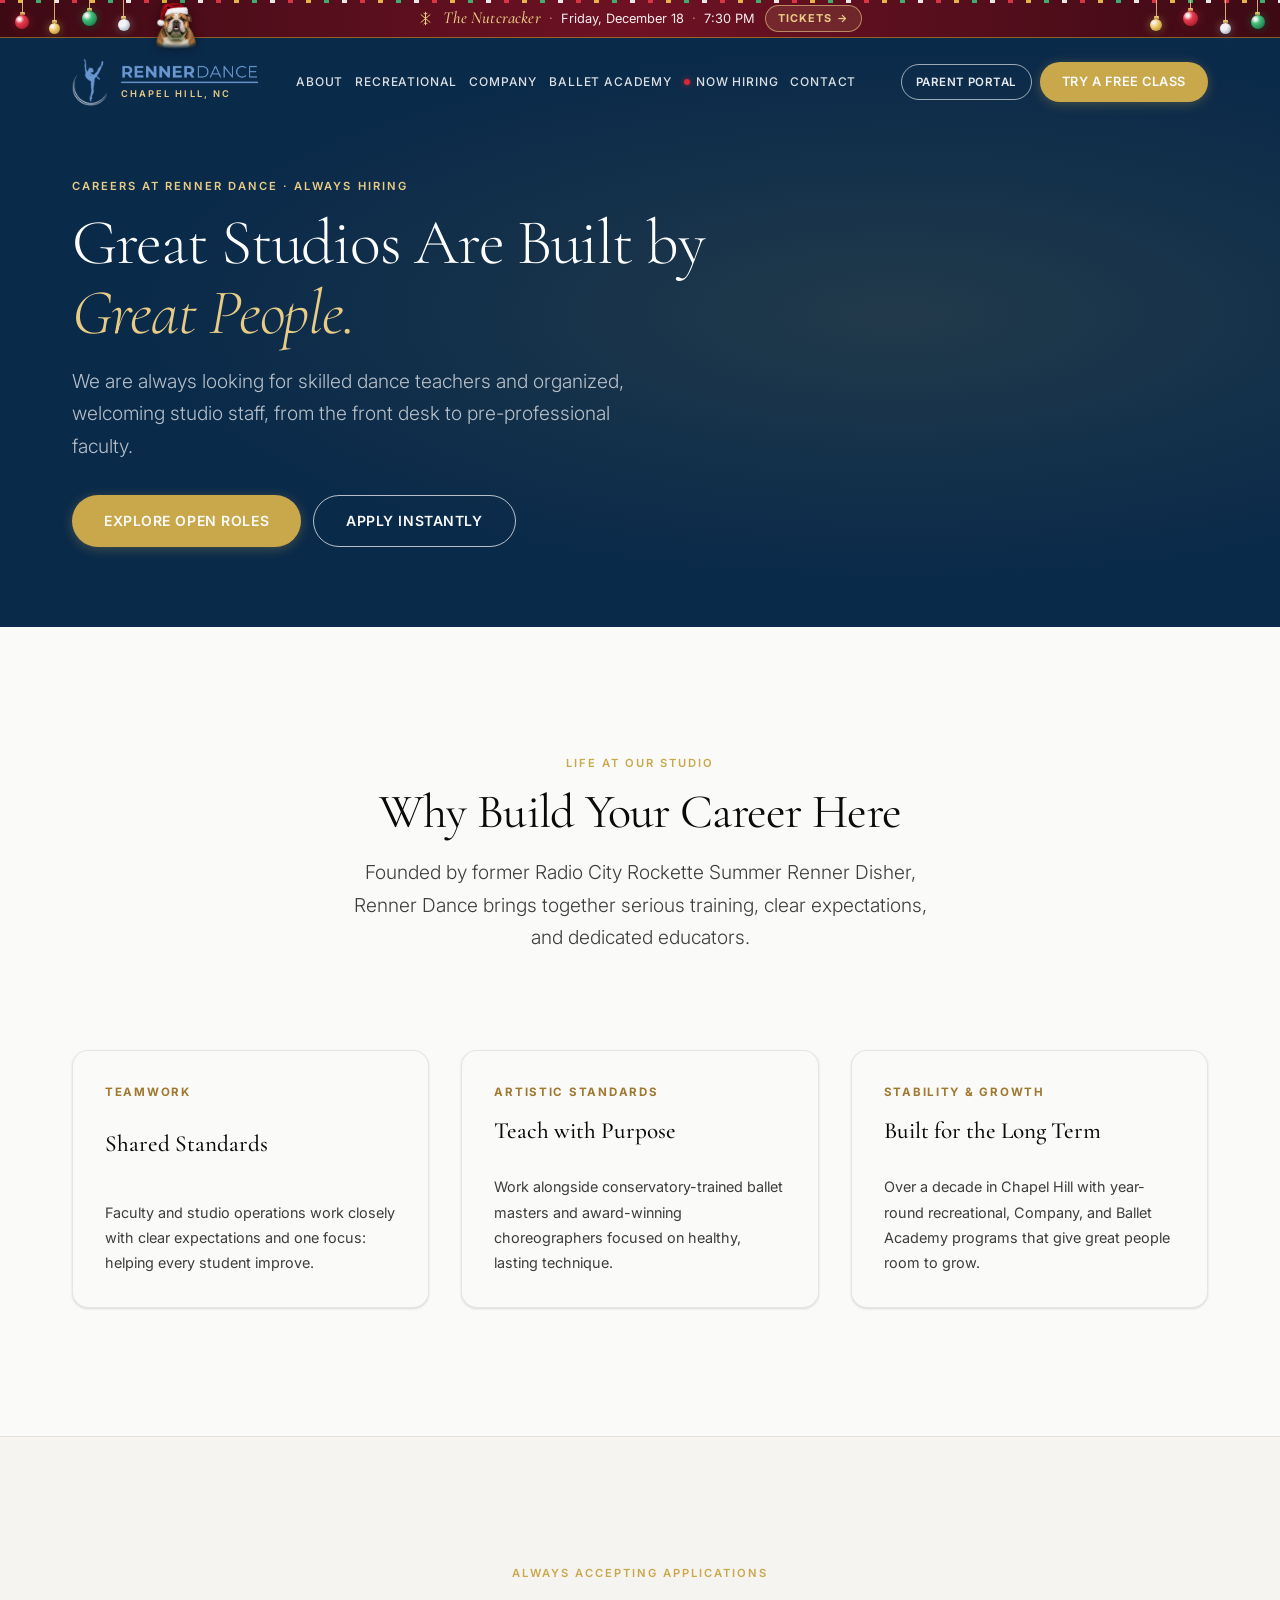
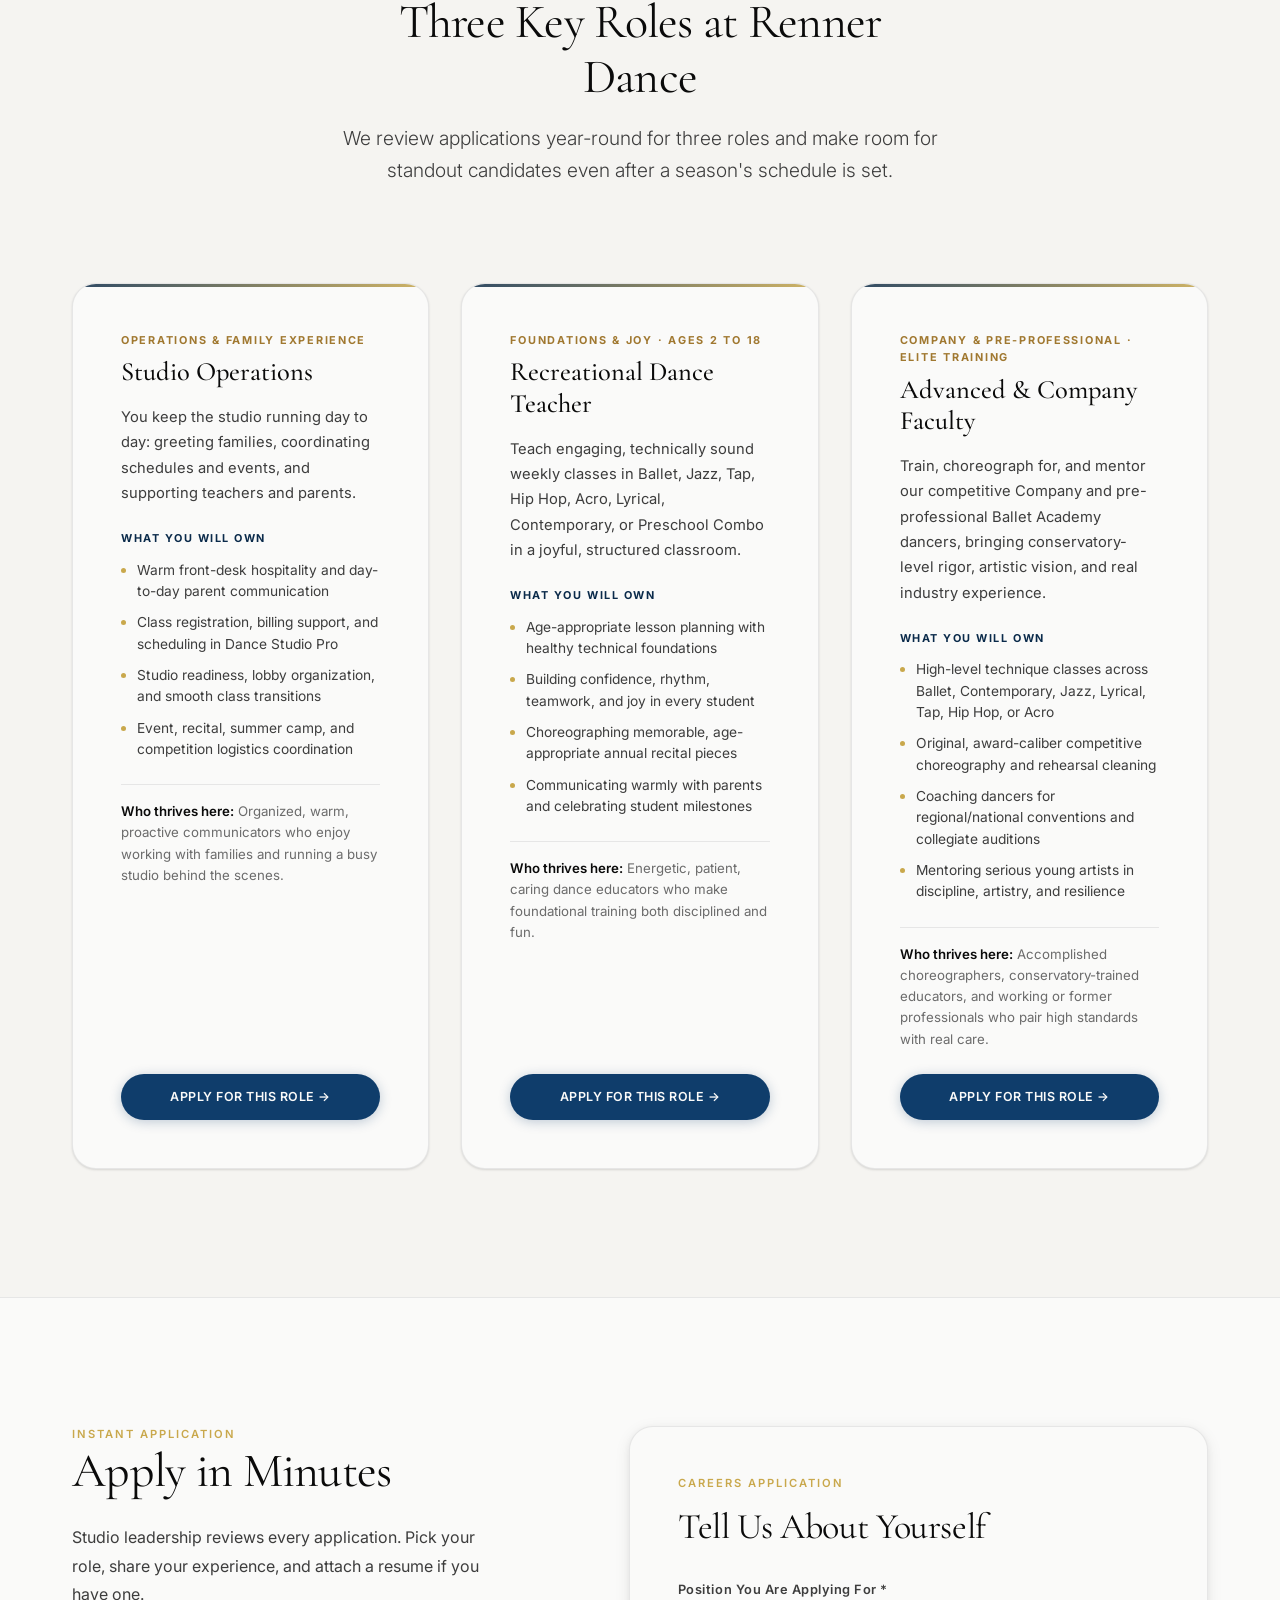
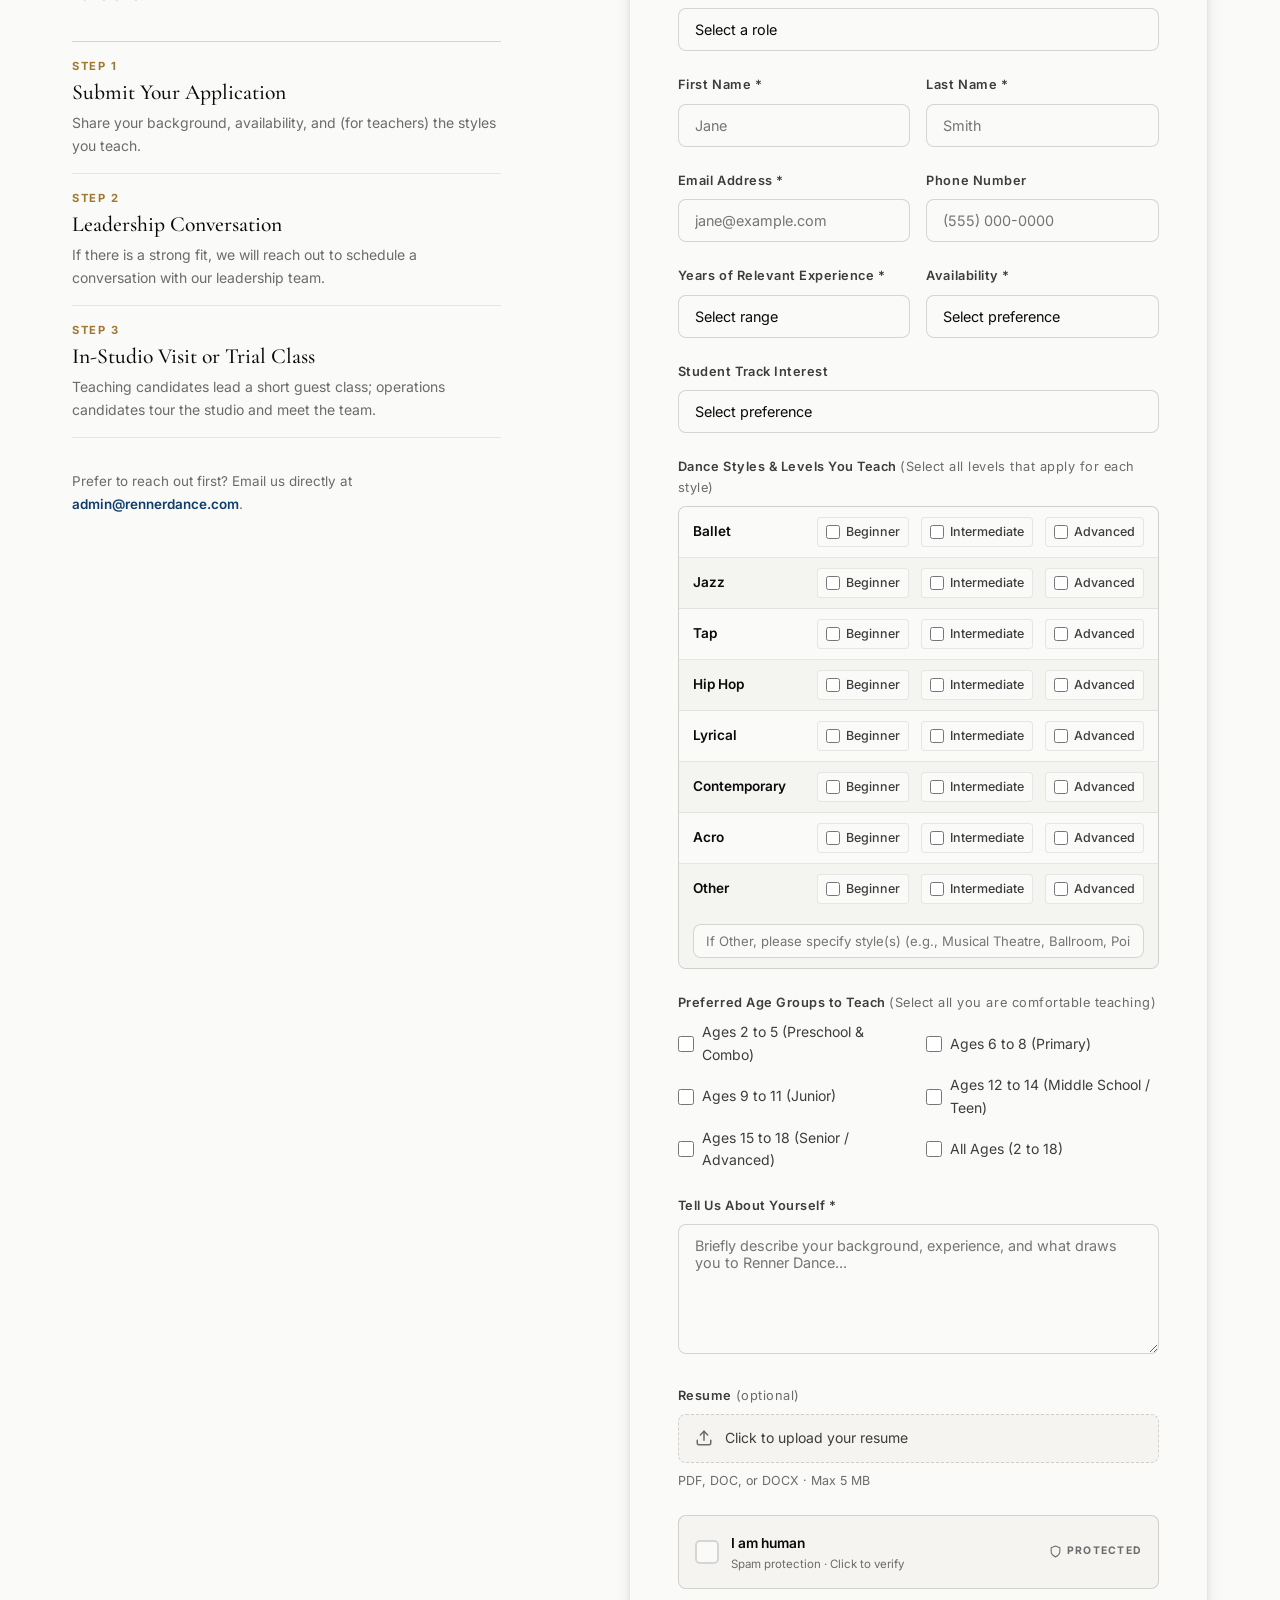
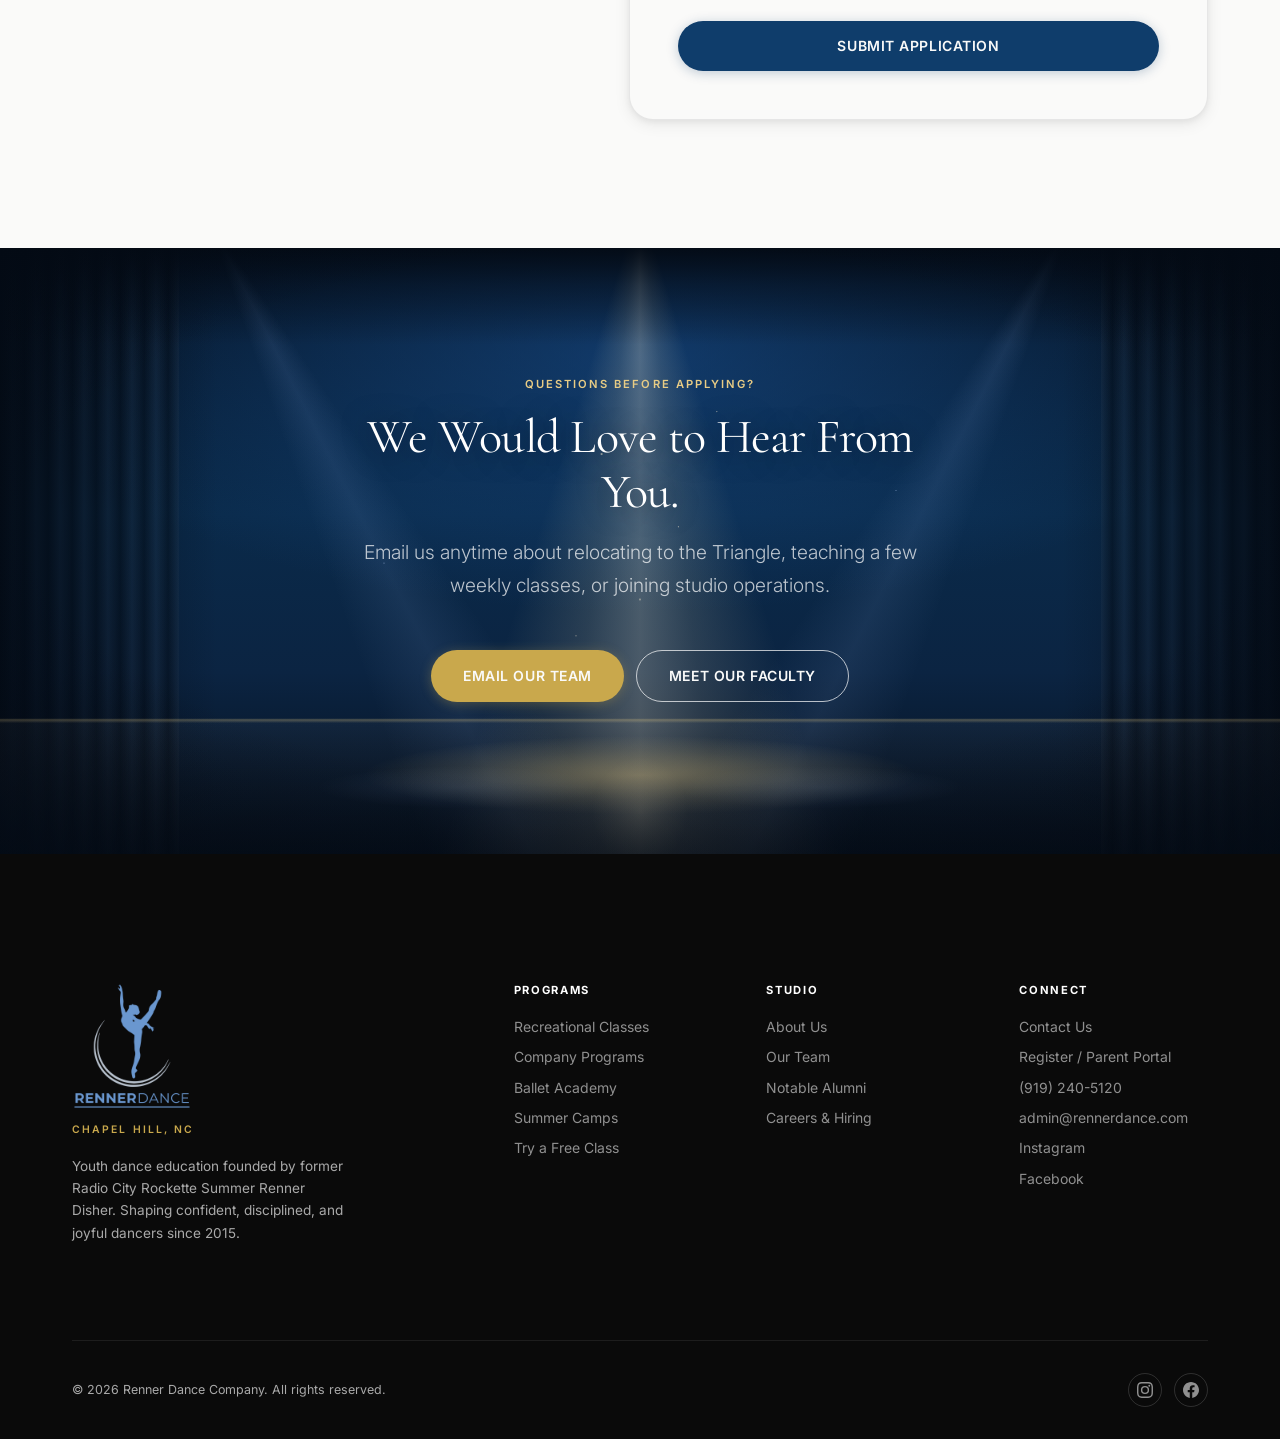
<file: careers.html>
<!DOCTYPE html>
<html lang="en">
<head>
  <meta charset="UTF-8">
  <meta name="viewport" content="width=device-width, initial-scale=1.0">
  <meta name="theme-color" content="#0a2a4a">
  <title>Now Hiring Dance Teachers & Studio Staff | Chapel Hill, NC</title>
  <meta name="description" content="Renner Dance in Chapel Hill, NC is always hiring Studio Operations staff, Recreational Dance Teachers, and Advanced Company Faculty. Apply online today.">
  <meta name="robots" content="index, follow, max-image-preview:large">
  <link rel="canonical" href="https://www.rennerdance.com/careers.html">
  <!-- Open Graph -->
  <meta property="og:site_name" content="Renner Dance Company">
  <meta property="og:locale" content="en_US">
  <meta property="og:type" content="website">
  <meta property="og:title" content="Now Hiring Dance Teachers & Studio Staff | Chapel Hill, NC">
  <meta property="og:description" content="Renner Dance in Chapel Hill, NC is always hiring Studio Operations staff, Recreational Dance Teachers, and Advanced Company Faculty. Apply online today.">
  <meta property="og:url" content="https://www.rennerdance.com/careers.html">
  <meta property="og:image" content="https://www.rennerdance.com/images/home-company-programs.jpg">
  <!-- Twitter Card -->
  <meta name="twitter:card" content="summary_large_image">
  <meta name="twitter:title" content="Now Hiring Dance Teachers & Studio Staff | Chapel Hill, NC">
  <meta name="twitter:description" content="Renner Dance in Chapel Hill, NC is always hiring Studio Operations staff, Recreational Dance Teachers, and Advanced Company Faculty. Apply online today.">
  <meta name="twitter:image" content="https://www.rennerdance.com/images/home-company-programs.jpg">
  <!-- Structured Data -->
  <script type="application/ld+json">
  {
    "@context": "https://schema.org",
    "@graph": [
      {
        "@type": "BreadcrumbList",
        "itemListElement": [
          {
            "@type": "ListItem",
            "position": 1,
            "name": "Home",
            "item": "https://www.rennerdance.com/"
          },
          {
            "@type": "ListItem",
            "position": 2,
            "name": "Careers & Hiring",
            "item": "https://www.rennerdance.com/careers.html"
          }
        ]
      },
      {
        "@type": "JobPosting",
        "title": "Studio Operations Specialist",
        "description": "Manage warm front-desk hospitality, parent communication, Dance Studio Pro scheduling and registration, and event logistics at Renner Dance Company in Chapel Hill, NC.",
        "datePosted": "2026-11-24",
        "employmentType": [
          "PART_TIME",
          "FULL_TIME"
        ],
        "hiringOrganization": {
          "@type": "Organization",
          "name": "Renner Dance Company",
          "sameAs": "https://www.rennerdance.com",
          "logo": "https://www.rennerdance.com/images/logo-dark.png"
        },
        "jobLocation": {
          "@type": "Place",
          "address": {
            "@type": "PostalAddress",
            "streetAddress": "11312 US Hwy 15-501 N, Suite 308",
            "addressLocality": "Chapel Hill",
            "addressRegion": "NC",
            "postalCode": "27517",
            "addressCountry": "US"
          }
        }
      },
      {
        "@type": "JobPosting",
        "title": "Recreational Dance Teacher",
        "description": "Teach engaging, technically sound weekly recreational classes (ages 2 to 18) across Ballet, Jazz, Tap, Hip Hop, Acro, Lyrical, or Preschool Combo at Renner Dance Company in Chapel Hill, NC.",
        "datePosted": "2026-11-24",
        "employmentType": [
          "PART_TIME",
          "FULL_TIME"
        ],
        "hiringOrganization": {
          "@type": "Organization",
          "name": "Renner Dance Company",
          "sameAs": "https://www.rennerdance.com",
          "logo": "https://www.rennerdance.com/images/logo-dark.png"
        },
        "jobLocation": {
          "@type": "Place",
          "address": {
            "@type": "PostalAddress",
            "streetAddress": "11312 US Hwy 15-501 N, Suite 308",
            "addressLocality": "Chapel Hill",
            "addressRegion": "NC",
            "postalCode": "27517",
            "addressCountry": "US"
          }
        }
      },
      {
        "@type": "JobPosting",
        "title": "Advanced & Company Dance Faculty",
        "description": "Train, choreograph for, and mentor competitive Company and pre-professional Ballet Academy dancers in Chapel Hill, NC.",
        "datePosted": "2026-11-24",
        "employmentType": [
          "PART_TIME",
          "FULL_TIME"
        ],
        "hiringOrganization": {
          "@type": "Organization",
          "name": "Renner Dance Company",
          "sameAs": "https://www.rennerdance.com",
          "logo": "https://www.rennerdance.com/images/logo-dark.png"
        },
        "jobLocation": {
          "@type": "Place",
          "address": {
            "@type": "PostalAddress",
            "streetAddress": "11312 US Hwy 15-501 N, Suite 308",
            "addressLocality": "Chapel Hill",
            "addressRegion": "NC",
            "postalCode": "27517",
            "addressCountry": "US"
          }
        }
      }
    ]
  }
  </script>
  <link rel="icon" type="image/png" href="images/favicon.png">
  <link rel="apple-touch-icon" href="images/favicon.png">
  <link rel="preconnect" href="https://fonts.googleapis.com">
  <link rel="preconnect" href="https://fonts.gstatic.com" crossorigin>
  <link rel="stylesheet" href="https://fonts.googleapis.com/css2?family=Cormorant+Garamond:ital,wght@0,300;0,400;0,500;0,600;0,700;1,300;1,400;1,500&amp;family=Inter:wght@300;400;500;600;700&amp;display=swap">
  <link rel="stylesheet" href="css/styles.css">
</head>
<body class="has-promo-bar">

  <!-- SEASONAL: Christmas ornaments. Delete this block (and the "SEASONAL" CSS) after the holidays. -->
  <div class="xmas-garland" aria-hidden="true">
    <span class="xmas-ornament xo-1 xo-red"><i></i></span>
    <span class="xmas-ornament xo-2 xo-gold"><i></i></span>
    <span class="xmas-ornament xo-3 xo-green"><i></i></span>
    <span class="xmas-ornament xo-4 xo-silver"><i></i></span>
    <span class="xmas-ornament xo-5 xo-gold"><i></i></span>
    <span class="xmas-ornament xo-6 xo-red"><i></i></span>
    <span class="xmas-ornament xo-7 xo-silver"><i></i></span>
    <span class="xmas-ornament xo-8 xo-green"><i></i></span>
    <span class="xmas-ornament xo-bulldog"><img src="images/xmas-bulldog.png" alt="English Bulldog in a Santa hat" width="189" height="220"></span>
  </div>

  <!-- SEASONAL: The Nutcracker announcement bar. Delete after December 18. -->
  <a href="ballet-academy.html#nutcracker" class="promo-bar" aria-label="The Nutcracker: Friday, December 18 at 7:30 PM. View ticket information.">
    <span class="promo-bar-inner">
      <svg class="promo-bar-icon" viewBox="0 0 24 24" fill="none" stroke="currentColor" stroke-width="1.6" stroke-linecap="round" aria-hidden="true"><path d="M12 2v20M4.9 6l14.2 12M19.1 6 4.9 18M9.5 3.5 12 6l2.5-2.5M9.5 20.5 12 18l2.5 2.5"/></svg>
      <span class="promo-bar-text promo-bar-text--desktop"><strong>The Nutcracker</strong><span class="promo-bar-sep">&middot;</span>Friday, December 18<span class="promo-bar-sep">&middot;</span>7:30 PM</span>
      <span class="promo-bar-text promo-bar-text--mobile"><strong>The Nutcracker</strong><span class="promo-bar-sep">&middot;</span>Dec 18<span class="promo-bar-sep">&middot;</span>7:30 PM</span>
      <span class="promo-bar-cta">Tickets <span class="promo-bar-arrow" aria-hidden="true">&rarr;</span></span>
    </span>
  </a>


  <!-- ======================================================
       NAVIGATION
  ====================================================== -->
  <nav id="navbar" class="transparent" role="navigation" aria-label="Main navigation">
    <div class="container">
      <div class="nav-inner">
        <a href="index.html" class="nav-logo" aria-label="Renner Dance Company home">
          <img src="images/logo-mark-white.png" alt="" class="nav-logo-mark nav-logo--light" width="40" height="53">
          <img src="images/logo-mark-dark.png" alt="" class="nav-logo-mark nav-logo--dark" width="40" height="53">
          <div class="nav-logo-text">
            <img src="images/logo-wordmark-white.png" alt="Renner Dance" class="nav-logo-wordmark nav-logo--light" width="140" height="19">
            <img src="images/logo-wordmark-dark.png" alt="Renner Dance" class="nav-logo-wordmark nav-logo--dark" width="140" height="19">
            <span class="nav-logo-sub">Chapel Hill, NC</span>
          </div>
        </a>

        <div class="nav-links" role="menubar">
          <div class="nav-dropdown" role="menuitem">
            <a href="about.html" class="nav-link">About</a>
            <div class="nav-dropdown-menu">
              <a href="about.html#story" class="nav-dropdown-item">Our Story</a>
              <a href="about.html#mission" class="nav-dropdown-item">Mission &amp; Culture</a>
              <a href="about.html#accomplishments" class="nav-dropdown-item">Accomplishments</a>
              <a href="about.html#staff" class="nav-dropdown-item">Our Team</a>
              <a href="about.html#alumni" class="nav-dropdown-item">Notable Alumni</a>
              <a href="careers.html" class="nav-dropdown-item">Careers &amp; Hiring</a>
            </div>
          </div>
          <div class="nav-dropdown" role="menuitem">
            <a href="recreational.html" class="nav-link">Recreational</a>
            <div class="nav-dropdown-menu">
              <div class="nav-dropdown-group-label">Recreational Classes</div>
              <a href="recreational.html#overview" class="nav-dropdown-item">Overview</a>
              <a href="recreational.html#ballet" class="nav-dropdown-item">Ballet</a>
              <a href="recreational.html#jazz" class="nav-dropdown-item">Jazz</a>
              <a href="recreational.html#tap" class="nav-dropdown-item">Tap</a>
              <a href="recreational.html#hiphop" class="nav-dropdown-item">Hip Hop</a>
              <a href="recreational.html#acro" class="nav-dropdown-item">Acro</a>
              <a href="recreational.html#lyrical" class="nav-dropdown-item">Lyrical</a>
              <a href="recreational.html#combo" class="nav-dropdown-item">Combo Classes</a>
              <div class="nav-dropdown-divider"></div>
              <div class="nav-dropdown-group-label">Summer Programs</div>
              <a href="summer-camps.html" class="nav-dropdown-item nav-dropdown-item--camps">Summer Camps</a>
            </div>
          </div>
          <div class="nav-dropdown" role="menuitem">
            <a href="company.html" class="nav-link">Company</a>
            <div class="nav-dropdown-menu">
              <a href="company.html#overview" class="nav-dropdown-item">Overview</a>
              <a href="company.html#excel" class="nav-dropdown-item">Excel</a>
              <a href="company.html#extreme" class="nav-dropdown-item">Extreme</a>
              <a href="company.html#edge" class="nav-dropdown-item">Edge</a>
              <a href="company.html#elite" class="nav-dropdown-item">Elite</a>
            </div>
          </div>
          <a href="ballet-academy.html" class="nav-link" role="menuitem">Ballet Academy</a>
          <a href="careers.html" class="nav-link nav-link--hiring active" role="menuitem"><span class="nav-hiring-dot" aria-hidden="true"></span>Now Hiring</a>
          <a href="contact.html" class="nav-link" role="menuitem">Contact</a>
        </div>

        <div class="nav-cta">
          <a href="https://app.gostudiopro.com/online/rennerdance" class="btn btn-portal btn-sm" target="_blank" rel="noopener" id="nav-portal-btn">Parent Portal</a>
          <a href="trial-class.html" class="btn btn-gold btn-sm" id="nav-cta-btn">Try a Free Class</a>
        </div>

        <button class="hamburger" id="hamburger" aria-label="Toggle mobile menu" aria-expanded="false">
          <span></span><span></span><span></span>
        </button>
      </div>
    </div>
  </nav>

  <!-- Mobile Nav -->
  <nav class="mobile-nav" id="mobileNav" aria-label="Mobile navigation">
    <a href="index.html" class="mobile-nav-link">Home</a>

    <div>
      <a href="about.html" class="mobile-nav-link">About</a>
      <a href="about.html#story" class="mobile-nav-sub">Our Story</a>
      <a href="about.html#mission" class="mobile-nav-sub">Mission &amp; Culture</a>
      <a href="about.html#accomplishments" class="mobile-nav-sub">Accomplishments</a>
      <a href="about.html#staff" class="mobile-nav-sub">Our Team</a>
      <a href="about.html#alumni" class="mobile-nav-sub">Notable Alumni</a>
    </div>

    <div>
      <a href="recreational.html" class="mobile-nav-link">Recreational Classes</a>
      <a href="recreational.html#overview" class="mobile-nav-sub">Overview</a>
      <a href="recreational.html#ballet" class="mobile-nav-sub">Ballet</a>
      <a href="recreational.html#jazz" class="mobile-nav-sub">Jazz</a>
      <a href="recreational.html#tap" class="mobile-nav-sub">Tap</a>
      <a href="recreational.html#hiphop" class="mobile-nav-sub">Hip Hop</a>
      <a href="recreational.html#acro" class="mobile-nav-sub">Acro</a>
      <a href="recreational.html#lyrical" class="mobile-nav-sub">Lyrical</a>
      <a href="recreational.html#combo" class="mobile-nav-sub">Combo Classes</a>
      <a href="summer-camps.html" class="mobile-nav-sub" style="color:var(--gold-dark);font-weight:600">Summer Camps</a>
    </div>

    <div>
      <a href="company.html" class="mobile-nav-link">Company Programs</a>
      <a href="company.html#overview" class="mobile-nav-sub">Overview</a>
      <a href="company.html#excel" class="mobile-nav-sub">Excel</a>
      <a href="company.html#extreme" class="mobile-nav-sub">Extreme</a>
      <a href="company.html#edge" class="mobile-nav-sub">Edge</a>
      <a href="company.html#elite" class="mobile-nav-sub">Elite</a>
    </div>

    <a href="ballet-academy.html" class="mobile-nav-link">Ballet Academy</a>
    <a href="careers.html" class="mobile-nav-link">Now Hiring</a>
    <a href="contact.html" class="mobile-nav-link">Contact</a>

    <div style="margin-top:var(--space-4);display:flex;flex-direction:column;gap:var(--space-3);padding-bottom:var(--space-8)">
      <a href="trial-class.html" class="btn btn-gold" style="justify-content:center">Try a Free Class</a>
      <a href="https://app.gostudiopro.com/online/rennerdance" class="btn btn-outline" target="_blank" rel="noopener" style="justify-content:center">Parent Portal / Register</a>
    </div>
  </nav>

  <main>

    <!-- ======================================================
         PAGE HEADER
    ====================================================== -->
    <header class="page-header">
      <div class="container">
        <div class="page-header-content">
          <p class="overline">Careers at Renner Dance &middot; Always Hiring</p>
          <h1 class="display-2">Great Studios Are Built by<br><em style="color:var(--gold-light)">Great People.</em></h1>
          <p class="lead">
            We are always looking for skilled dance teachers and organized, welcoming studio staff, from the front desk to pre-professional faculty.
          </p>
          <div class="hero-actions" style="margin-top:var(--space-6)">
            <a href="#roles" class="btn btn-gold" id="careers-explore-btn">Explore Open Roles</a>
            <a href="#apply" class="btn btn-outline-white" id="careers-apply-btn">Apply Instantly</a>
          </div>
        </div>
      </div>
    </header>

    <!-- ======================================================
         WHY WORK AT RENNER DANCE
    ====================================================== -->
    <section class="section" id="why-renner">
      <div class="container">
        <div class="section-header reveal">
          <p class="overline">Life at Our Studio</p>
          <h2 class="heading-1">Why Build Your Career Here</h2>
          <p class="lead">Founded by former Radio City Rockette Summer Renner Disher, Renner Dance brings together serious training, clear expectations, and dedicated educators.</p>
        </div>

        <div class="pillar-grid pillar-grid--3col">
          <div class="pillar-card reveal">
            <div class="pillar-kicker">Teamwork</div>
            <h3 class="pillar-title">Shared Standards</h3>
            <p class="pillar-desc">Faculty and studio operations work closely with clear expectations and one focus: helping every student improve.</p>
          </div>

          <div class="pillar-card reveal reveal-delay-1">
            <div class="pillar-kicker">Artistic Standards</div>
            <h3 class="pillar-title">Teach with Purpose</h3>
            <p class="pillar-desc">Work alongside conservatory-trained ballet masters and award-winning choreographers focused on healthy, lasting technique.</p>
          </div>

          <div class="pillar-card reveal reveal-delay-2">
            <div class="pillar-kicker">Stability &amp; Growth</div>
            <h3 class="pillar-title">Built for the Long Term</h3>
            <p class="pillar-desc">Over a decade in Chapel Hill with year-round recreational, Company, and Ballet Academy programs that give great people room to grow.</p>
          </div>
        </div>
      </div>
    </section>

    <!-- ======================================================
         THREE CORE ROLES WE ALWAYS HIRE FOR
    ====================================================== -->
    <section class="section section-surface" id="roles">
      <div class="container">
        <div class="section-header reveal">
          <p class="overline">Always Accepting Applications</p>
          <h2 class="heading-1">Three Key Roles at Renner Dance</h2>
          <p class="lead">We review applications year-round for three roles and make room for standout candidates even after a season's schedule is set.</p>
        </div>

        <div class="career-roles-grid">

          <!-- Role 1: Studio Operations -->
          <article class="career-role-card reveal" id="role-operations">
            <div class="career-role-kicker">Operations &amp; Family Experience</div>
            <h3 class="career-role-title">Studio Operations</h3>
            <p class="career-role-summary">
              You keep the studio running day to day: greeting families, coordinating schedules and events, and supporting teachers and parents.
            </p>
            <div class="career-role-subheading">What You Will Own</div>
            <ul class="career-role-list">
              <li>Warm front-desk hospitality and day-to-day parent communication</li>
              <li>Class registration, billing support, and scheduling in Dance Studio Pro</li>
              <li>Studio readiness, lobby organization, and smooth class transitions</li>
              <li>Event, recital, summer camp, and competition logistics coordination</li>
            </ul>
            <div class="career-role-ideal">
              <strong>Who thrives here:</strong> Organized, warm, proactive communicators who enjoy working with families and running a busy studio behind the scenes.
            </div>
            <a href="#apply" class="btn btn-primary" data-apply-role="Studio Operations">Apply for This Role &rarr;</a>
          </article>

          <!-- Role 2: Recreational Dance Teacher -->
          <article class="career-role-card reveal reveal-delay-1" id="role-recreational">
            <div class="career-role-kicker">Foundations &amp; Joy &middot; Ages 2 to 18</div>
            <h3 class="career-role-title">Recreational Dance Teacher</h3>
            <p class="career-role-summary">
              Teach engaging, technically sound weekly classes in Ballet, Jazz, Tap, Hip Hop, Acro, Lyrical, Contemporary, or Preschool Combo in a joyful, structured classroom.
            </p>
            <div class="career-role-subheading">What You Will Own</div>
            <ul class="career-role-list">
              <li>Age-appropriate lesson planning with healthy technical foundations</li>
              <li>Building confidence, rhythm, teamwork, and joy in every student</li>
              <li>Choreographing memorable, age-appropriate annual recital pieces</li>
              <li>Communicating warmly with parents and celebrating student milestones</li>
            </ul>
            <div class="career-role-ideal">
              <strong>Who thrives here:</strong> Energetic, patient, caring dance educators who make foundational training both disciplined and fun.
            </div>
            <a href="#apply" class="btn btn-primary" data-apply-role="Recreational Dance Teacher">Apply for This Role &rarr;</a>
          </article>

          <!-- Role 3: Advanced & Company Faculty -->
          <article class="career-role-card reveal reveal-delay-2" id="role-advanced">
            <div class="career-role-kicker">Company &amp; Pre-Professional &middot; Elite Training</div>
            <h3 class="career-role-title">Advanced &amp; Company Faculty</h3>
            <p class="career-role-summary">
              Train, choreograph for, and mentor our competitive Company and pre-professional Ballet Academy dancers, bringing conservatory-level rigor, artistic vision, and real industry experience.
            </p>
            <div class="career-role-subheading">What You Will Own</div>
            <ul class="career-role-list">
              <li>High-level technique classes across Ballet, Contemporary, Jazz, Lyrical, Tap, Hip Hop, or Acro</li>
              <li>Original, award-caliber competitive choreography and rehearsal cleaning</li>
              <li>Coaching dancers for regional/national conventions and collegiate auditions</li>
              <li>Mentoring serious young artists in discipline, artistry, and resilience</li>
            </ul>
            <div class="career-role-ideal">
              <strong>Who thrives here:</strong> Accomplished choreographers, conservatory-trained educators, and working or former professionals who pair high standards with real care.
            </div>
            <a href="#apply" class="btn btn-primary" data-apply-role="Advanced &amp; Company Faculty">Apply for This Role &rarr;</a>
          </article>

        </div>
      </div>
    </section>

    <!-- ======================================================
         INSTANT APPLICATION FORM
    ====================================================== -->
    <section class="section" id="apply">
      <div class="container">
        <div class="grid-2col" style="display:grid;grid-template-columns:1fr 1.35fr;gap:var(--space-10);align-items:start">

          <!-- Left: expectations & direct contact -->
          <div class="reveal">
            <p class="overline">Instant Application</p>
            <h2 class="heading-1" style="margin-bottom:var(--space-5)">Apply in Minutes</h2>
            <p style="font-size:1rem;color:var(--ink-soft);line-height:1.8;margin-bottom:var(--space-6)">
              Studio leadership reviews every application. Pick your role, share your experience, and attach a resume if you have one.
            </p>

            <div class="why-editorial-list" style="margin-bottom:var(--space-6)">
              <div class="why-editorial-item">
                <span class="why-editorial-kicker">Step 1</span>
                <h3 class="why-editorial-title">Submit Your Application</h3>
                <p class="why-editorial-desc">Share your background, availability, and (for teachers) the styles you teach.</p>
              </div>
              <div class="why-editorial-item">
                <span class="why-editorial-kicker">Step 2</span>
                <h3 class="why-editorial-title">Leadership Conversation</h3>
                <p class="why-editorial-desc">If there is a strong fit, we will reach out to schedule a conversation with our leadership team.</p>
              </div>
              <div class="why-editorial-item">
                <span class="why-editorial-kicker">Step 3</span>
                <h3 class="why-editorial-title">In-Studio Visit or Trial Class</h3>
                <p class="why-editorial-desc">Teaching candidates lead a short guest class; operations candidates tour the studio and meet the team.</p>
              </div>
            </div>

            <p style="font-size:0.84rem;color:var(--ink-muted);line-height:1.65">
              Prefer to reach out first? Email us directly at
              <a href="mailto:admin@rennerdance.com" style="color:var(--blue);font-weight:600">admin@rennerdance.com</a>.
            </p>
          </div>

          <!-- Right: form -->
          <div class="contact-form-wrap reveal reveal-delay-1">
            <p class="overline" style="margin-bottom:var(--space-3)">Careers Application</p>
            <h3 class="heading-2" style="margin-bottom:var(--space-6)">Tell Us About Yourself</h3>

            <form id="faculty-form" data-validate novalidate action="#">
              <div class="form-group">
                <label class="form-label" for="fac-role">Position You Are Applying For *</label>
                <select class="form-select" id="fac-role" name="position" required>
                  <option value="">Select a role</option>
                  <option value="Studio Operations">Studio Operations</option>
                  <option value="Recreational Dance Teacher">Recreational Dance Teacher</option>
                  <option value="Advanced &amp; Company Faculty">Advanced &amp; Company Faculty</option>
                  <option value="Both Recreational &amp; Advanced Teaching">Both Recreational &amp; Advanced Teaching</option>
                  <option value="Open to Multiple Roles">Open to Multiple Roles</option>
                </select>
              </div>

              <div class="form-row">
                <div class="form-group">
                  <label class="form-label" for="fac-first">First Name *</label>
                  <input class="form-input" type="text" id="fac-first" name="first_name" required placeholder="Jane" autocomplete="given-name">
                </div>
                <div class="form-group">
                  <label class="form-label" for="fac-last">Last Name *</label>
                  <input class="form-input" type="text" id="fac-last" name="last_name" required placeholder="Smith" autocomplete="family-name">
                </div>
              </div>

              <div class="form-row">
                <div class="form-group">
                  <label class="form-label" for="fac-email">Email Address *</label>
                  <input class="form-input" type="email" id="fac-email" name="email" required placeholder="jane@example.com" autocomplete="email">
                </div>
                <div class="form-group">
                  <label class="form-label" for="fac-phone">Phone Number</label>
                  <input class="form-input" type="tel" id="fac-phone" name="phone" placeholder="(555) 000-0000" autocomplete="tel">
                </div>
              </div>

              <div class="form-row">
                <div class="form-group">
                  <label class="form-label" for="fac-experience">Years of Relevant Experience *</label>
                  <select class="form-select" id="fac-experience" name="experience" required>
                    <option value="">Select range</option>
                    <option>Less than 1 year</option>
                    <option>1 to 2 years</option>
                    <option>3 to 5 years</option>
                    <option>6 to 10 years</option>
                    <option>10+ years</option>
                  </select>
                </div>

                <div class="form-group">
                  <label class="form-label" for="fac-availability">Availability *</label>
                  <select class="form-select" id="fac-availability" name="availability" required>
                    <option value="">Select preference</option>
                    <option value="Part-Time (Weekday Afternoons / Evenings)">Part-Time (Weekday Afternoons / Evenings)</option>
                    <option value="Part-Time (Weekends &amp; Camps)">Part-Time (Weekends &amp; Camps)</option>
                    <option value="Full-Time">Full-Time</option>
                    <option value="Substitute / Guest Master Classes">Substitute / Guest Master Classes</option>
                    <option value="Flexible">Flexible</option>
                  </select>
                </div>
              </div>

              <!-- Teaching-specific section (automatically hidden when Studio Operations is selected) -->
              <div class="teaching-fields-group" id="teaching-fields-group">
                <div class="form-group">
                  <label class="form-label" for="fac-program-track">Student Track Interest</label>
                  <select class="form-select" id="fac-program-track" name="student_track_interest">
                    <option value="">Select preference</option>
                    <option value="Recreational Students">Recreational Students</option>
                    <option value="Competitive Students">Competitive Students</option>
                    <option value="Both Recreational &amp; Competitive">Both Recreational &amp; Competitive</option>
                  </select>
                </div>

                <div class="form-group">
                  <label class="form-label">Dance Styles &amp; Levels You Teach <span style="font-weight:400;color:var(--ink-muted)">(Select all levels that apply for each style)</span></label>
                  <div class="style-level-matrix" role="group" aria-label="Dance styles and teaching levels">
                    <div class="style-level-row">
                      <span class="style-level-name">Ballet</span>
                      <div class="style-level-checks">
                        <label class="style-level-pill"><input type="checkbox" name="style_ballet" value="Beginner"> Beginner</label>
                        <label class="style-level-pill"><input type="checkbox" name="style_ballet" value="Intermediate"> Intermediate</label>
                        <label class="style-level-pill"><input type="checkbox" name="style_ballet" value="Advanced"> Advanced</label>
                      </div>
                    </div>
                    <div class="style-level-row">
                      <span class="style-level-name">Jazz</span>
                      <div class="style-level-checks">
                        <label class="style-level-pill"><input type="checkbox" name="style_jazz" value="Beginner"> Beginner</label>
                        <label class="style-level-pill"><input type="checkbox" name="style_jazz" value="Intermediate"> Intermediate</label>
                        <label class="style-level-pill"><input type="checkbox" name="style_jazz" value="Advanced"> Advanced</label>
                      </div>
                    </div>
                    <div class="style-level-row">
                      <span class="style-level-name">Tap</span>
                      <div class="style-level-checks">
                        <label class="style-level-pill"><input type="checkbox" name="style_tap" value="Beginner"> Beginner</label>
                        <label class="style-level-pill"><input type="checkbox" name="style_tap" value="Intermediate"> Intermediate</label>
                        <label class="style-level-pill"><input type="checkbox" name="style_tap" value="Advanced"> Advanced</label>
                      </div>
                    </div>
                    <div class="style-level-row">
                      <span class="style-level-name">Hip Hop</span>
                      <div class="style-level-checks">
                        <label class="style-level-pill"><input type="checkbox" name="style_hiphop" value="Beginner"> Beginner</label>
                        <label class="style-level-pill"><input type="checkbox" name="style_hiphop" value="Intermediate"> Intermediate</label>
                        <label class="style-level-pill"><input type="checkbox" name="style_hiphop" value="Advanced"> Advanced</label>
                      </div>
                    </div>
                    <div class="style-level-row">
                      <span class="style-level-name">Lyrical</span>
                      <div class="style-level-checks">
                        <label class="style-level-pill"><input type="checkbox" name="style_lyrical" value="Beginner"> Beginner</label>
                        <label class="style-level-pill"><input type="checkbox" name="style_lyrical" value="Intermediate"> Intermediate</label>
                        <label class="style-level-pill"><input type="checkbox" name="style_lyrical" value="Advanced"> Advanced</label>
                      </div>
                    </div>
                    <div class="style-level-row">
                      <span class="style-level-name">Contemporary</span>
                      <div class="style-level-checks">
                        <label class="style-level-pill"><input type="checkbox" name="style_contemporary" value="Beginner"> Beginner</label>
                        <label class="style-level-pill"><input type="checkbox" name="style_contemporary" value="Intermediate"> Intermediate</label>
                        <label class="style-level-pill"><input type="checkbox" name="style_contemporary" value="Advanced"> Advanced</label>
                      </div>
                    </div>
                    <div class="style-level-row">
                      <span class="style-level-name">Acro</span>
                      <div class="style-level-checks">
                        <label class="style-level-pill"><input type="checkbox" name="style_acro" value="Beginner"> Beginner</label>
                        <label class="style-level-pill"><input type="checkbox" name="style_acro" value="Intermediate"> Intermediate</label>
                        <label class="style-level-pill"><input type="checkbox" name="style_acro" value="Advanced"> Advanced</label>
                      </div>
                    </div>
                    <div class="style-level-row" style="flex-wrap:wrap">
                      <span class="style-level-name">Other</span>
                      <div class="style-level-checks">
                        <label class="style-level-pill"><input type="checkbox" name="style_other" value="Beginner"> Beginner</label>
                        <label class="style-level-pill"><input type="checkbox" name="style_other" value="Intermediate"> Intermediate</label>
                        <label class="style-level-pill"><input type="checkbox" name="style_other" value="Advanced"> Advanced</label>
                      </div>
                      <input class="form-input" type="text" name="style_other_specify" placeholder="If Other, please specify style(s) (e.g., Musical Theatre, Ballroom, Pointe)" style="margin-top:8px;padding:8px 12px;font-size:0.82rem;width:100%">
                    </div>
                  </div>
                </div>

                <div class="form-group">
                  <label class="form-label">Preferred Age Groups to Teach <span style="font-weight:400;color:var(--ink-muted)">(Select all you are comfortable teaching)</span></label>
                  <div class="form-check-group">
                    <label class="form-check-item"><input type="checkbox" name="preferred_ages" value="Ages 2-5"> Ages 2 to 5 (Preschool &amp; Combo)</label>
                    <label class="form-check-item"><input type="checkbox" name="preferred_ages" value="Ages 6-8"> Ages 6 to 8 (Primary)</label>
                    <label class="form-check-item"><input type="checkbox" name="preferred_ages" value="Ages 9-11"> Ages 9 to 11 (Junior)</label>
                    <label class="form-check-item"><input type="checkbox" name="preferred_ages" value="Ages 12-14"> Ages 12 to 14 (Middle School / Teen)</label>
                    <label class="form-check-item"><input type="checkbox" name="preferred_ages" value="Ages 15-18"> Ages 15 to 18 (Senior / Advanced)</label>
                    <label class="form-check-item"><input type="checkbox" name="preferred_ages" value="All Ages"> All Ages (2 to 18)</label>
                  </div>
                </div>
              </div>

              <div class="form-group">
                <label class="form-label" for="fac-bio">Tell Us About Yourself *</label>
                <textarea class="form-textarea" id="fac-bio" name="bio" required placeholder="Briefly describe your background, experience, and what draws you to Renner Dance..." style="min-height:130px"></textarea>
              </div>

              <div class="form-group">
                <label class="form-label">Resume <span style="font-weight:400;color:var(--ink-muted)">(optional)</span></label>
                <label class="form-file-label" for="fac-resume" id="fac-resume-label">
                  <svg width="18" height="18" viewBox="0 0 24 24" fill="none" stroke="currentColor" stroke-width="2" stroke-linecap="round" stroke-linejoin="round" aria-hidden="true"><path d="M21 15v4a2 2 0 0 1-2 2H5a2 2 0 0 1-2-2v-4"/><polyline points="17 8 12 3 7 8"/><line x1="12" y1="3" x2="12" y2="15"/></svg>
                  <span id="fac-resume-text">Click to upload your resume</span>
                </label>
                <input class="form-file-input" type="file" id="fac-resume" name="resume" accept=".pdf,.doc,.docx">
                <div class="form-file-name" id="fac-resume-name"></div>
                <p class="form-hint">PDF, DOC, or DOCX &middot; Max 5 MB</p>
              </div>

              <button type="submit" class="btn btn-primary" style="width:100%;justify-content:center;margin-top:var(--space-2)" id="faculty-submit-btn">Submit Application</button>
            </form>
          </div>

        </div>
      </div>
    </section>

    <!-- ======================================================
         CTA
    ====================================================== -->
    <section class="cta-section">
      <div class="container">
        <div class="cta-content reveal">
          <p class="overline" style="color:var(--gold-light)">Questions Before Applying?</p>
          <h2 class="heading-1 text-white">We Would Love to Hear From You.</h2>
          <p class="lead" style="color:rgba(255,255,255,0.72)">Email us anytime about relocating to the Triangle, teaching a few weekly classes, or joining studio operations.</p>
          <div class="cta-actions">
            <a href="mailto:admin@rennerdance.com" class="btn btn-gold" id="careers-cta-email">Email Our Team</a>
            <a href="about.html#staff" class="btn btn-outline-white" id="careers-cta-team">Meet Our Faculty</a>
          </div>
        </div>
      </div>
    </section>

  </main>

  <footer role="contentinfo">
    <div class="container">
      <div class="footer-grid">
        <div>
          <img src="images/logo-white.png" alt="Renner Dance Company" class="footer-brand-logo" width="600" height="640" loading="lazy">
          <div class="footer-brand-sub">Chapel Hill, NC</div>
          <p class="footer-brand-desc">
            Youth dance education founded by former Radio City Rockette Summer Renner Disher. Shaping confident, disciplined, and joyful dancers since 2015.
          </p>
        </div>
        <div>
          <div class="footer-col-title">Programs</div>
          <nav class="footer-links" aria-label="Programs">
            <a href="recreational.html" class="footer-link">Recreational Classes</a>
            <a href="company.html" class="footer-link">Company Programs</a>
            <a href="ballet-academy.html" class="footer-link">Ballet Academy</a>
            <a href="summer-camps.html" class="footer-link">Summer Camps</a>
            <a href="trial-class.html" class="footer-link">Try a Free Class</a>
          </nav>
        </div>
        <div>
          <div class="footer-col-title">Studio</div>
          <nav class="footer-links" aria-label="Studio pages">
            <a href="about.html" class="footer-link">About Us</a>
            <a href="about.html#staff" class="footer-link">Our Team</a>
            <a href="about.html#alumni" class="footer-link">Notable Alumni</a>
            <a href="careers.html" class="footer-link">Careers &amp; Hiring</a>
          </nav>
        </div>
        <div>
          <div class="footer-col-title">Connect</div>
          <nav class="footer-links" aria-label="Contact and social">
            <a href="contact.html" class="footer-link">Contact Us</a>
            <a href="https://app.gostudiopro.com/online/rennerdance" class="footer-link" target="_blank" rel="noopener">Register / Parent Portal</a>
            <a href="tel:+19192405120" class="footer-link">(919) 240-5120</a>
            <a href="mailto:admin@rennerdance.com" class="footer-link">admin@rennerdance.com</a>
            <a href="https://www.instagram.com/rennerdance" class="footer-link" target="_blank" rel="noopener">Instagram</a>
            <a href="https://www.facebook.com/rennerdance" class="footer-link" target="_blank" rel="noopener">Facebook</a>
          </nav>
        </div>
      </div>
      <div class="footer-bottom">
        <span>© 2026 Renner Dance Company. All rights reserved.</span>
        <div class="footer-socials">
          <a href="https://www.instagram.com/rennerdance" class="footer-social" target="_blank" rel="noopener" aria-label="Follow us on Instagram">
            <svg width="16" height="16" viewBox="0 0 24 24" fill="currentColor" aria-hidden="true"><path d="M12 2.163c3.204 0 3.584.012 4.85.07 3.252.148 4.771 1.691 4.919 4.919.058 1.265.069 1.645.069 4.849 0 3.205-.012 3.584-.069 4.849-.149 3.225-1.664 4.771-4.919 4.919-1.266.058-1.644.07-4.85.07-3.204 0-3.584-.012-4.849-.07-3.26-.149-4.771-1.699-4.919-4.92-.058-1.265-.07-1.644-.07-4.849 0-3.204.013-3.583.07-4.849.149-3.227 1.664-4.771 4.919-4.919 1.266-.057 1.645-.069 4.849-.069zM12 0C8.741 0 8.333.014 7.053.072 2.695.272.273 2.69.073 7.052.014 8.333 0 8.741 0 12c0 3.259.014 3.668.072 4.948.2 4.358 2.618 6.78 6.98 6.98C8.333 23.986 8.741 24 12 24c3.259 0 3.668-.014 4.948-.072 4.354-.2 6.782-2.618 6.979-6.98.059-1.28.073-1.689.073-4.948 0-3.259-.014-3.667-.072-4.947-.196-4.354-2.617-6.78-6.979-6.98C15.668.014 15.259 0 12 0zm0 5.838a6.162 6.162 0 100 12.324 6.162 6.162 0 000-12.324zM12 16a4 4 0 110-8 4 4 0 010 8zm6.406-11.845a1.44 1.44 0 100 2.881 1.44 1.44 0 000-2.881z"/></svg>
          </a>
          <a href="https://www.facebook.com/rennerdance" class="footer-social" target="_blank" rel="noopener" aria-label="Follow us on Facebook">
            <svg width="16" height="16" viewBox="0 0 24 24" fill="currentColor" aria-hidden="true"><path d="M24 12.073c0-6.627-5.373-12-12-12s-12 5.373-12 12c0 5.99 4.388 10.954 10.125 11.854v-8.385H7.078v-3.47h3.047V9.43c0-3.007 1.792-4.669 4.533-4.669 1.312 0 2.686.235 2.686.235v2.953H15.83c-1.491 0-1.956.925-1.956 1.874v2.25h3.328l-.532 3.47h-2.796v8.385C19.612 23.027 24 18.062 24 12.073z"/></svg>
          </a>
        </div>
      </div>
    </div>
  </footer>

  <script src="js/main.js"></script>
</body>
</html>
</file>
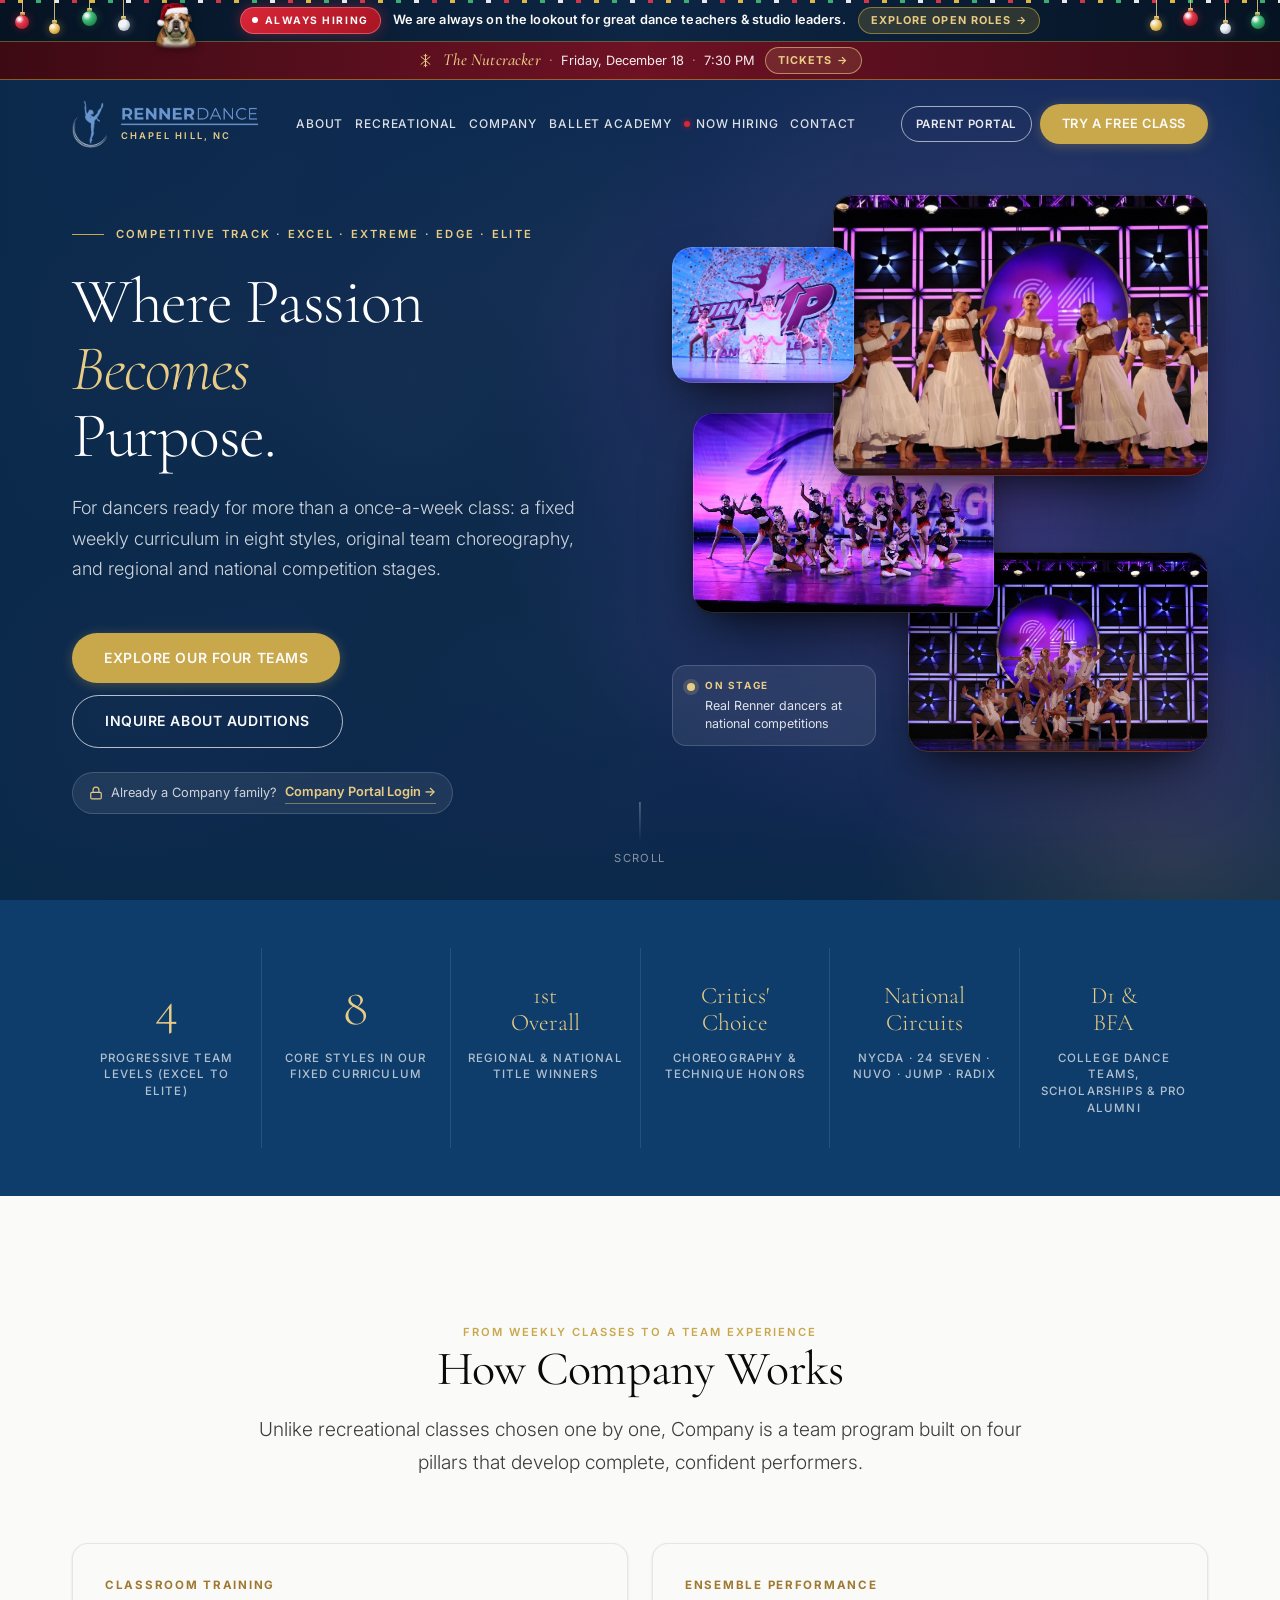
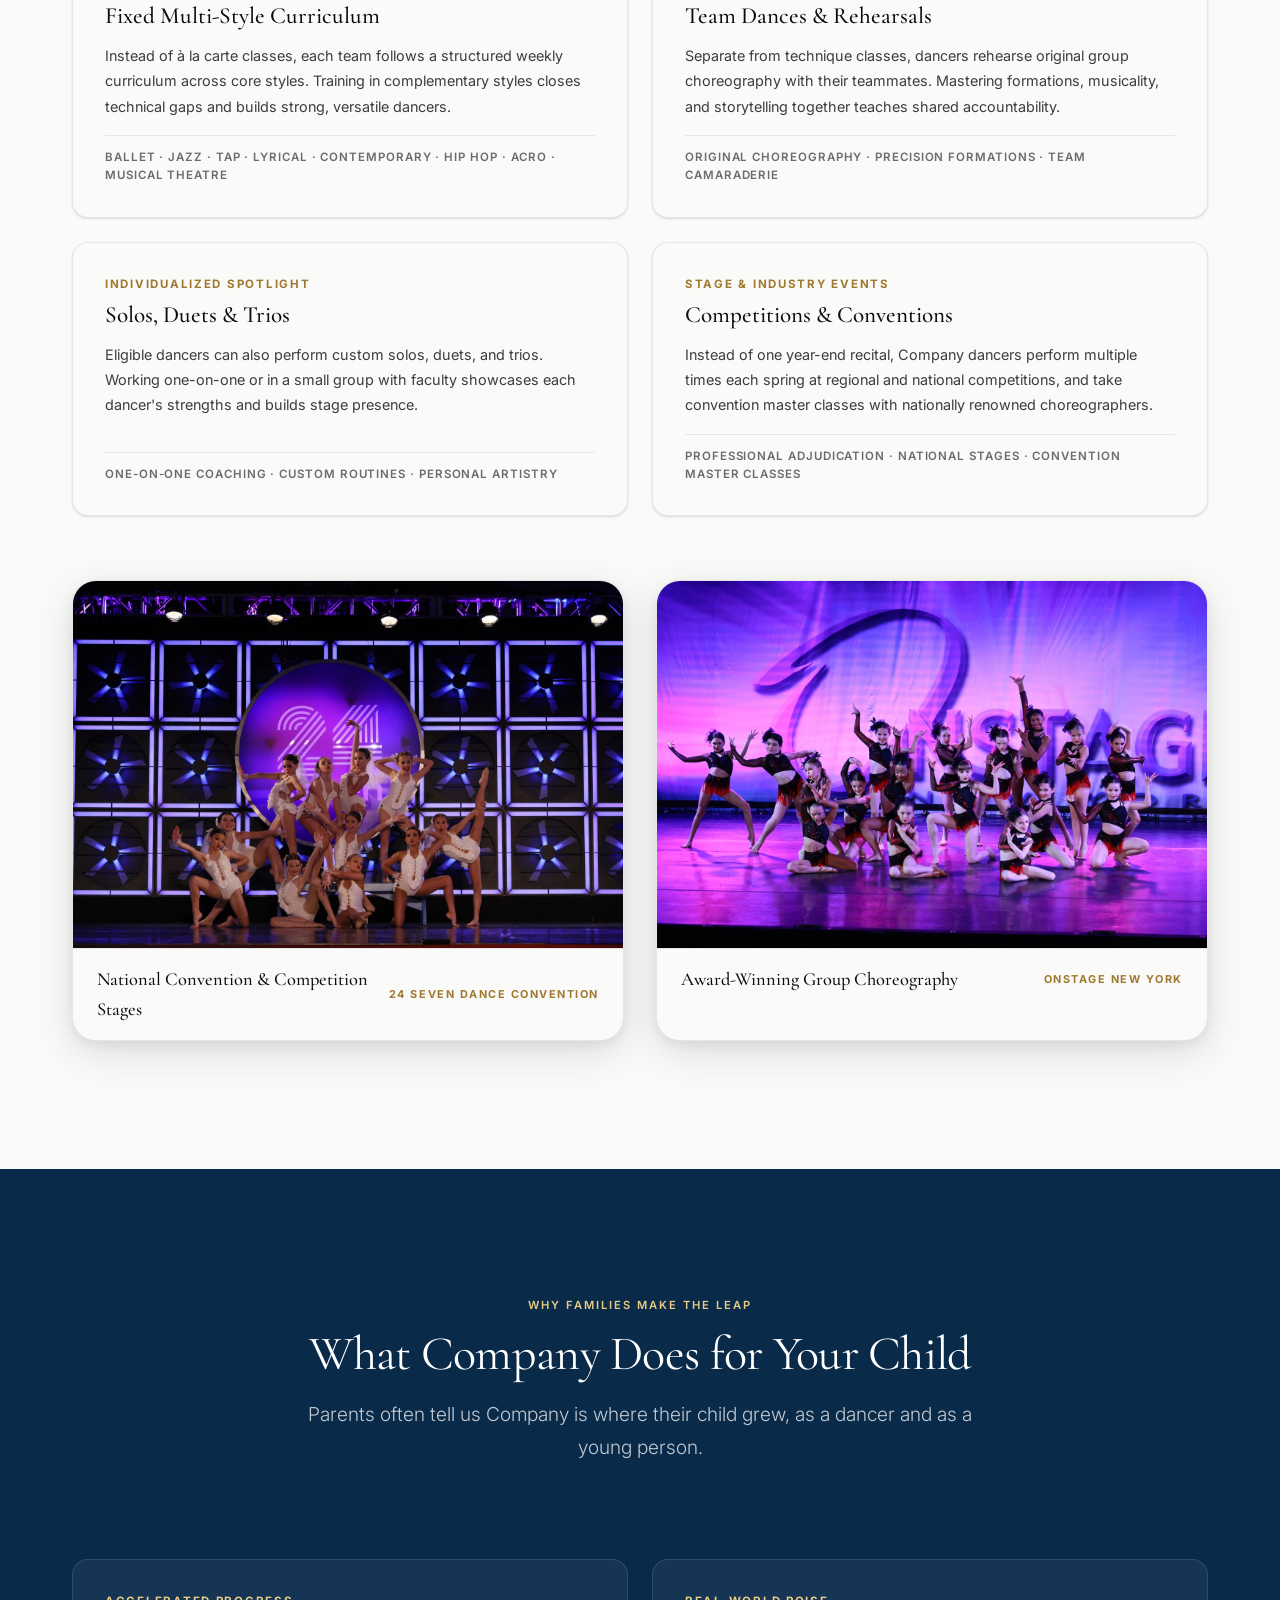
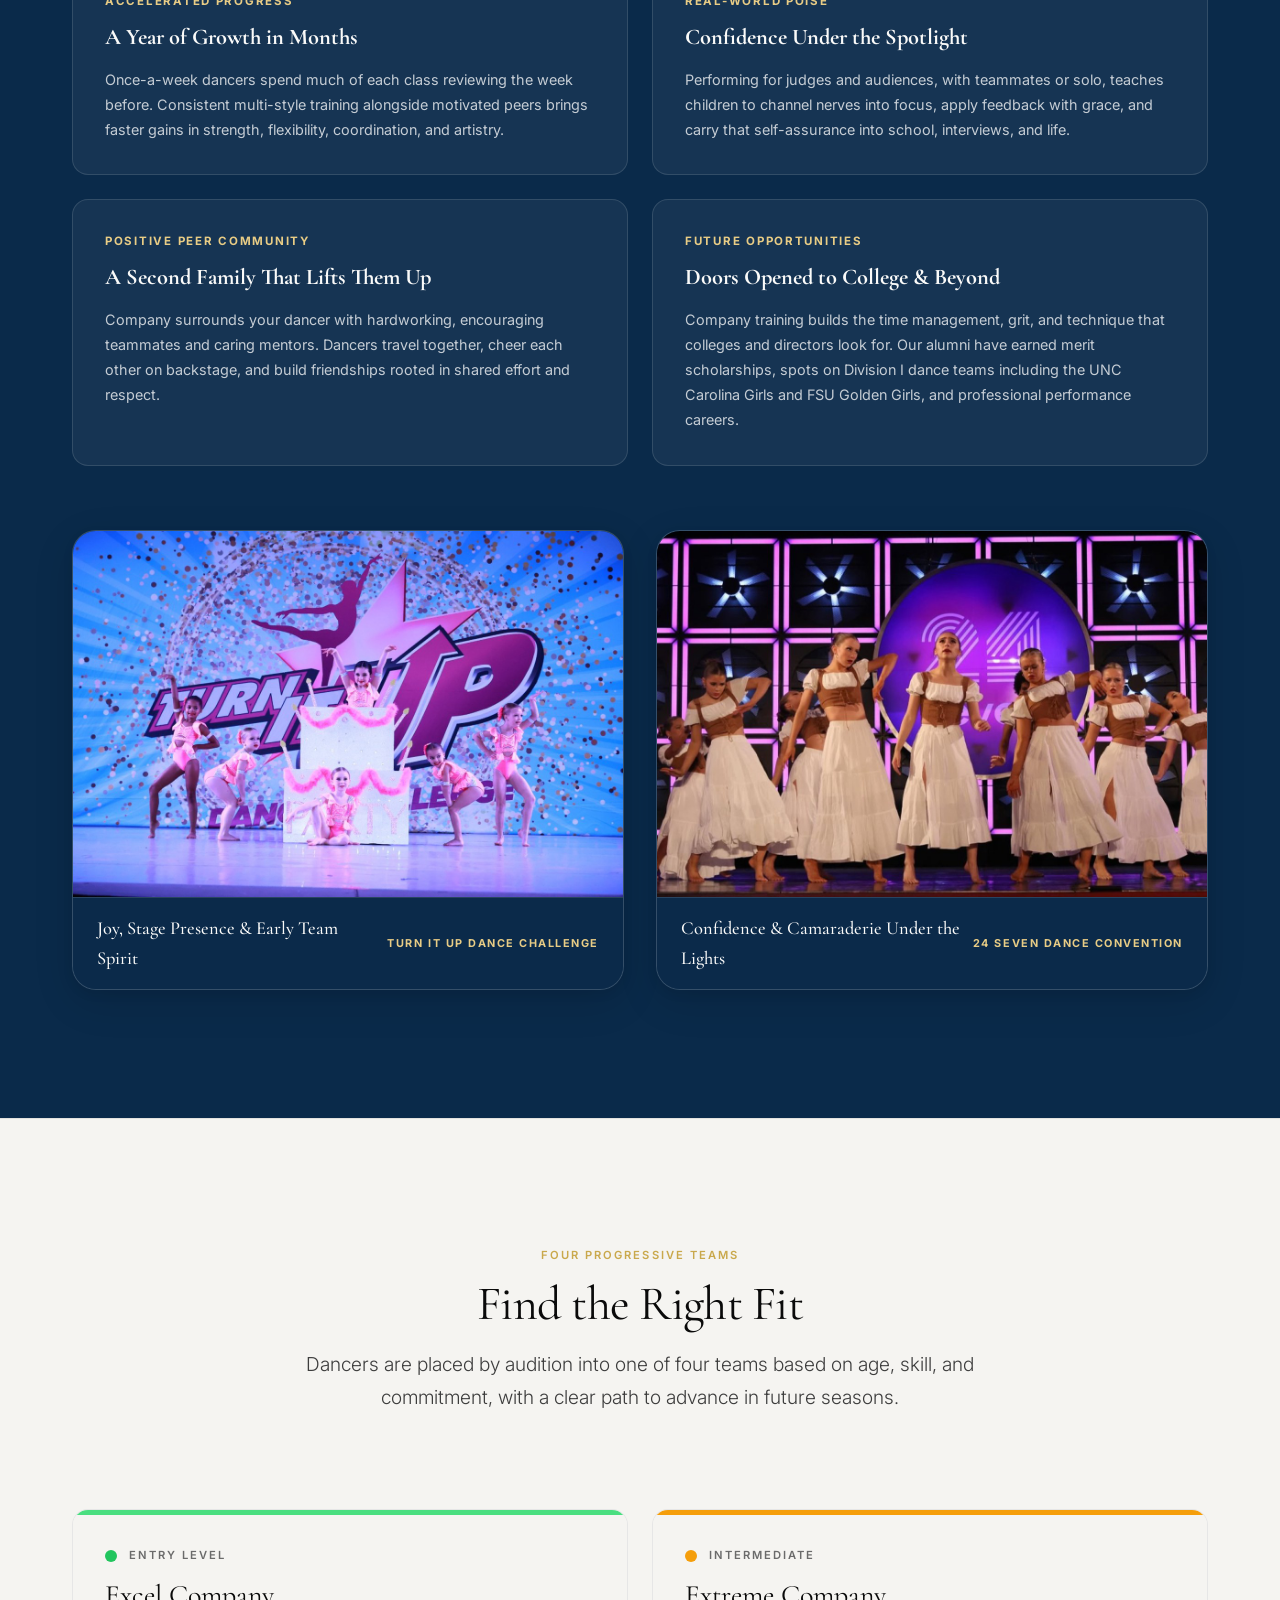
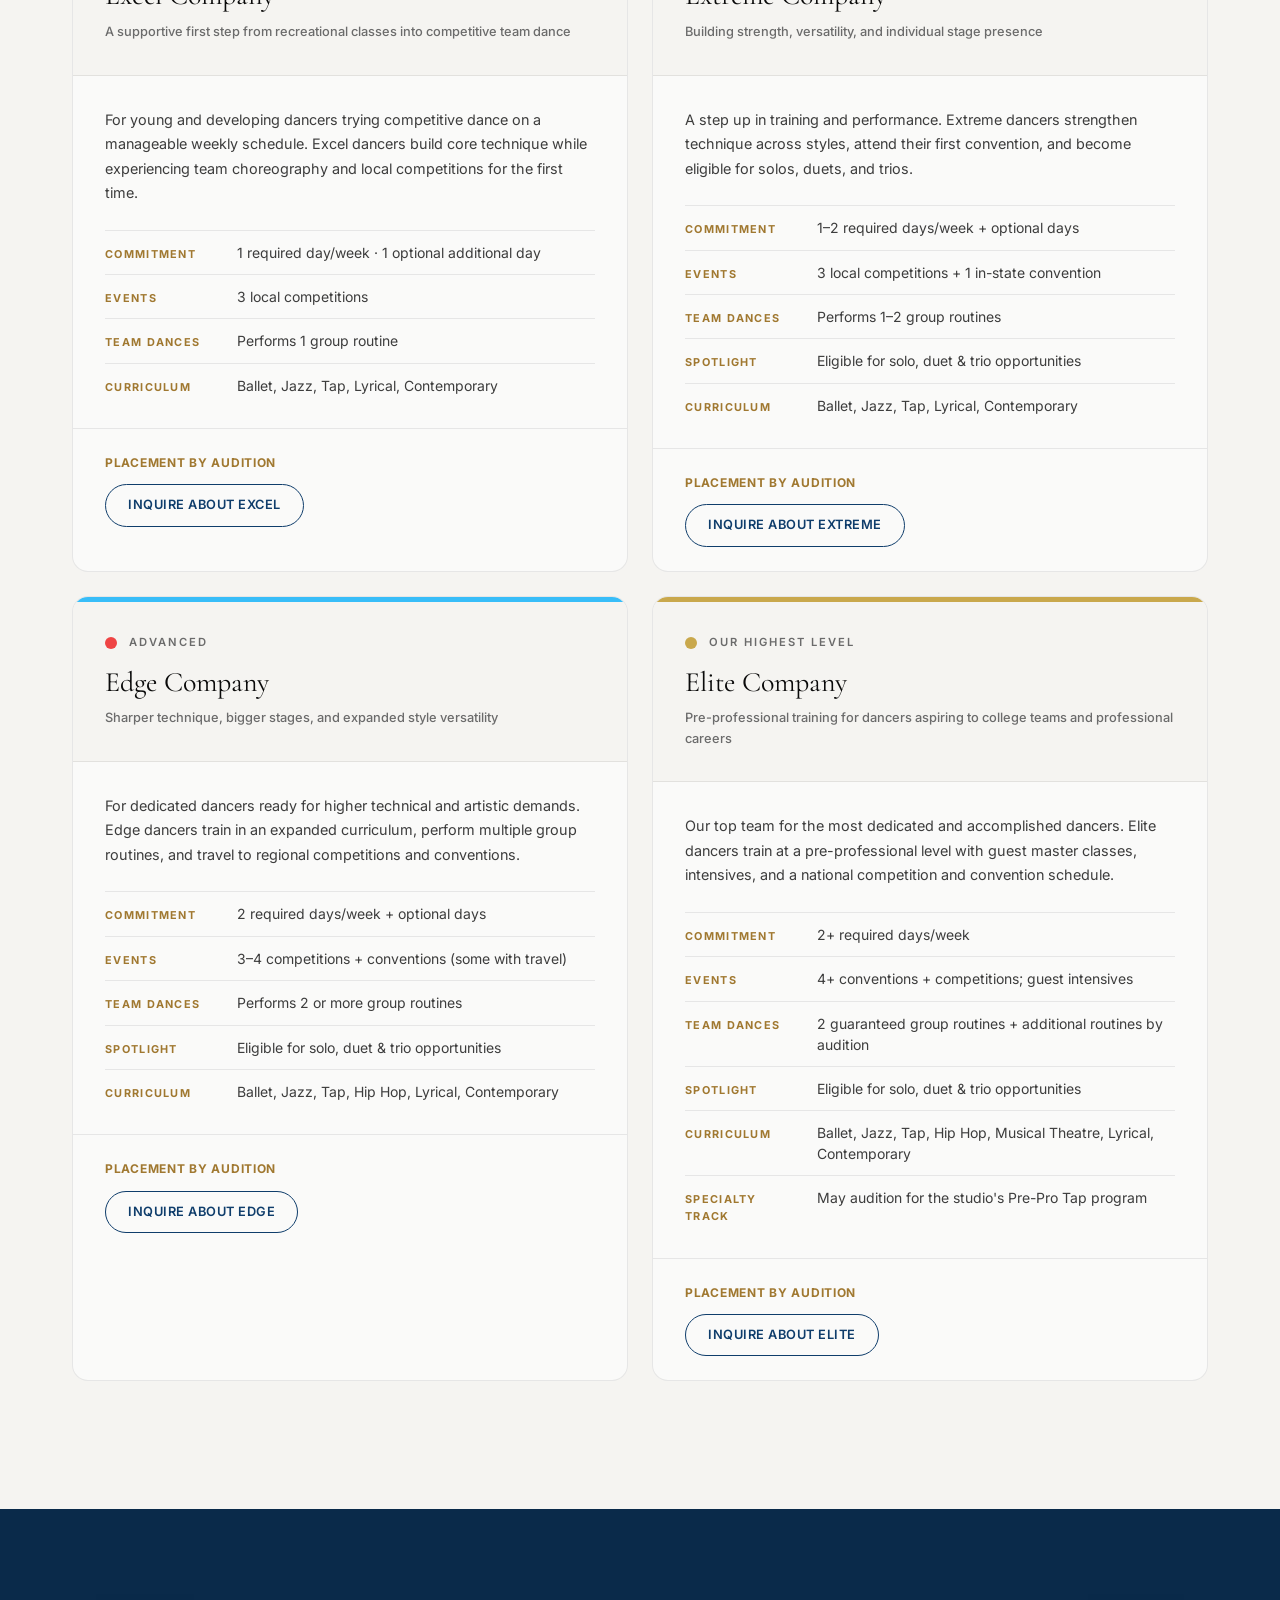
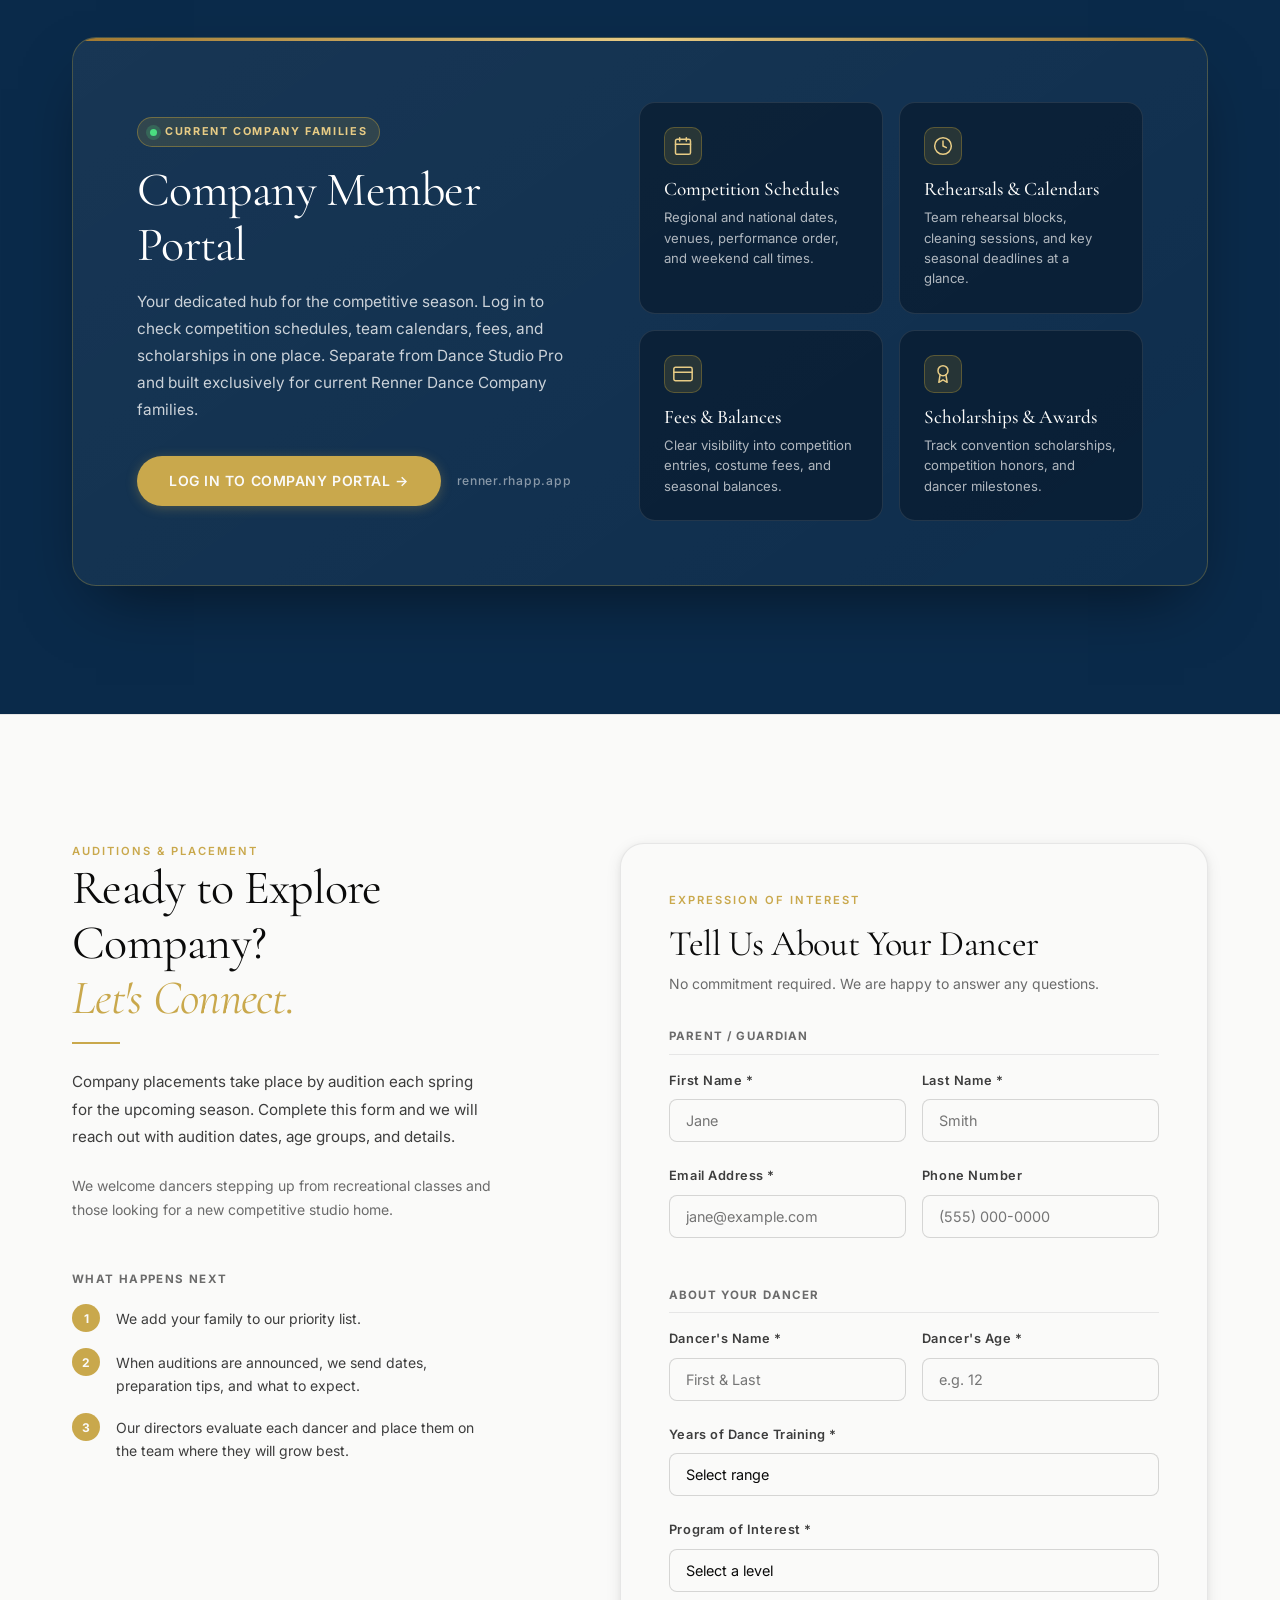
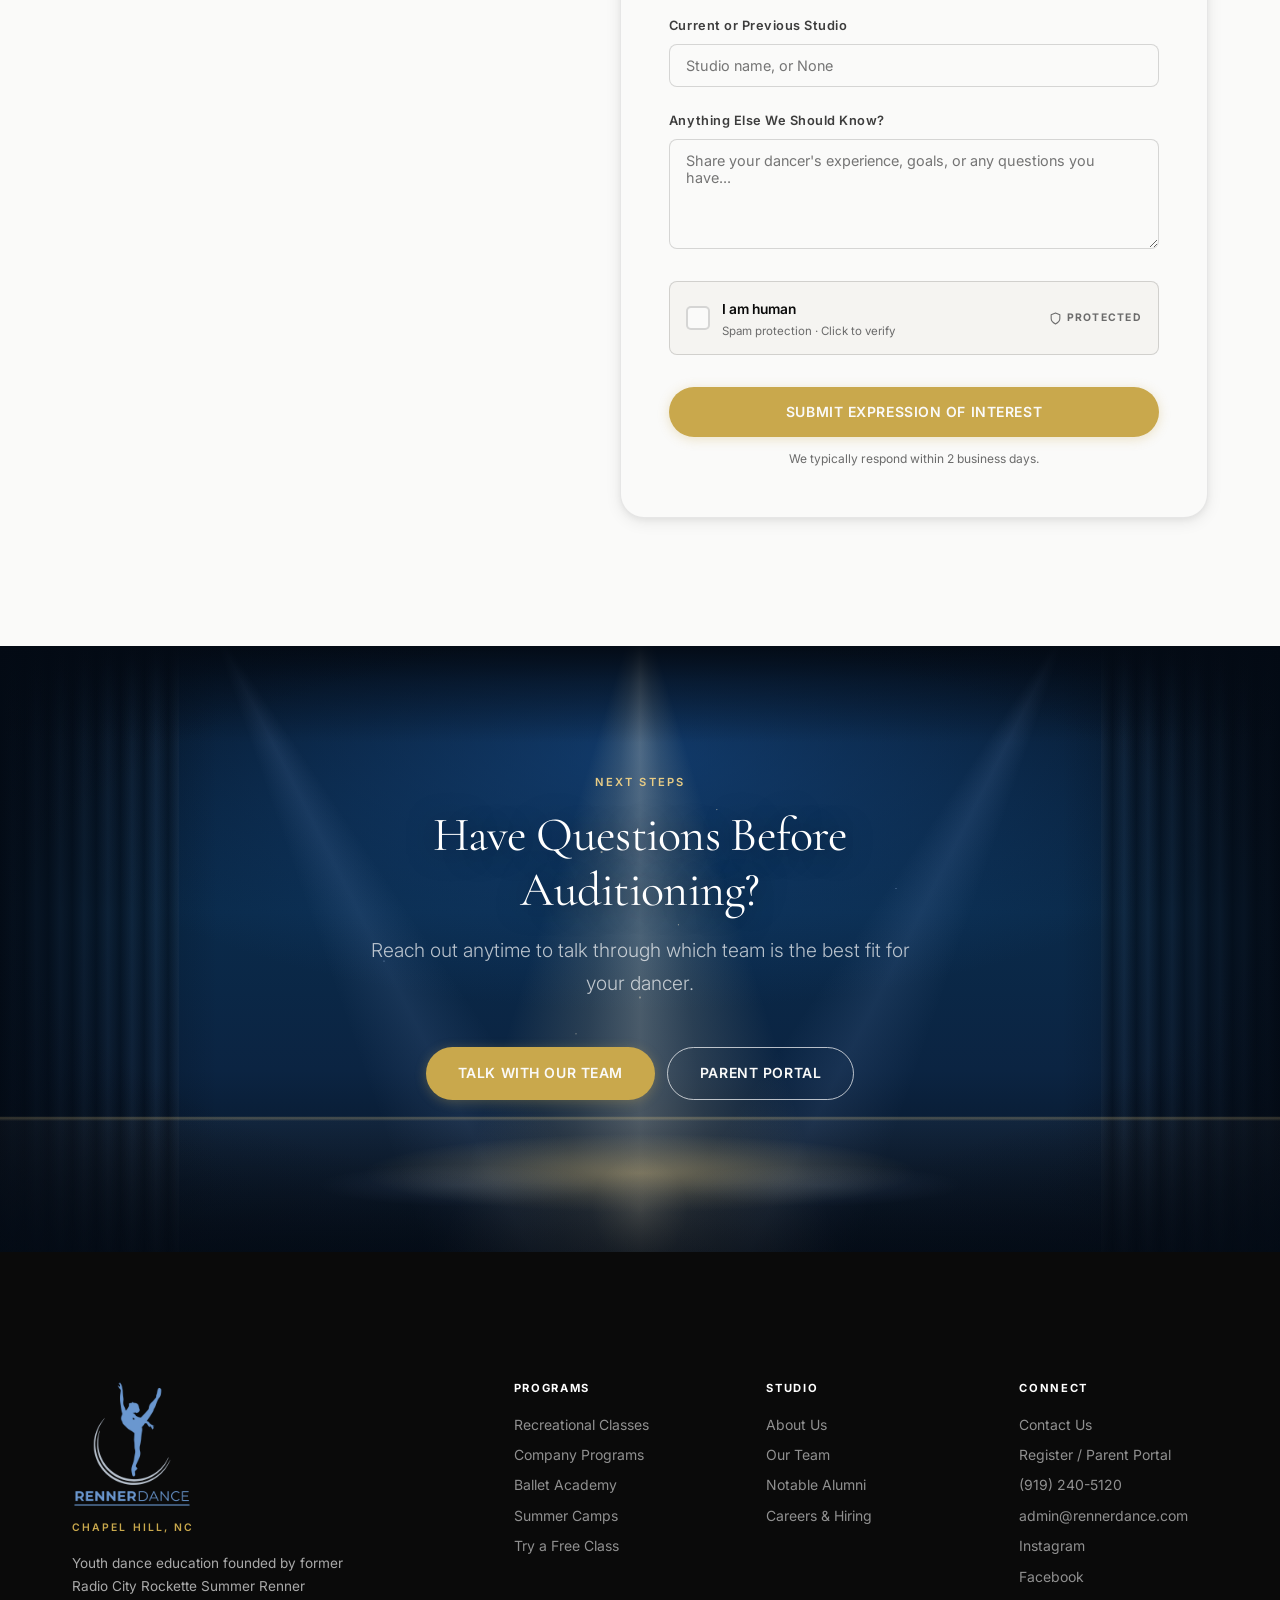
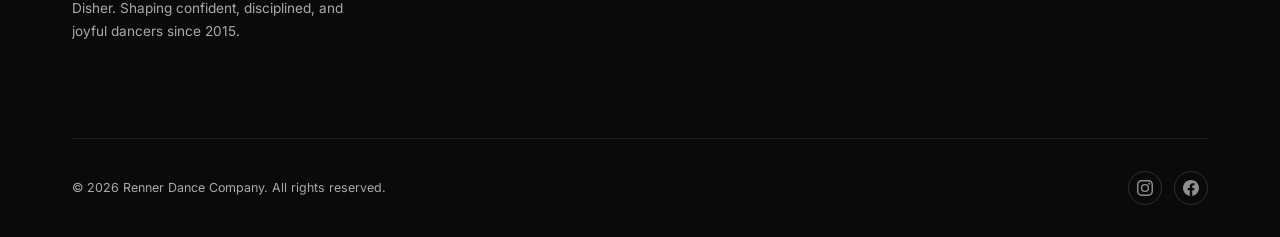
<file: company.html>
<!DOCTYPE html>
<html lang="en">
<head>
  <meta charset="UTF-8">
  <meta name="viewport" content="width=device-width, initial-scale=1.0">
  <meta name="theme-color" content="#0a2a4a">
  <title>Company Programs | Competitive Dance | Chapel Hill, NC</title>
  <meta name="description" content="Explore Renner Dance Company's four competitive teams (Excel, Extreme, Edge, Elite) in Chapel Hill, NC. Award-winning training and convention travel.">
  <meta name="robots" content="index, follow, max-image-preview:large">
  <link rel="canonical" href="https://www.rennerdance.com/company.html">
  <!-- Open Graph -->
  <meta property="og:site_name" content="Renner Dance Company">
  <meta property="og:locale" content="en_US">
  <meta property="og:type" content="website">
  <meta property="og:title" content="Company Programs | Competitive Dance | Chapel Hill, NC">
  <meta property="og:description" content="Explore Renner Dance Company's four competitive teams (Excel, Extreme, Edge, Elite) in Chapel Hill, NC. Award-winning training and convention travel.">
  <meta property="og:url" content="https://www.rennerdance.com/company.html">
  <meta property="og:image" content="https://www.rennerdance.com/images/home-company-programs.jpg">
  <!-- Twitter Card -->
  <meta name="twitter:card" content="summary_large_image">
  <meta name="twitter:title" content="Company Programs | Competitive Dance | Chapel Hill, NC">
  <meta name="twitter:description" content="Explore Renner Dance Company's four competitive teams (Excel, Extreme, Edge, Elite) in Chapel Hill, NC. Award-winning training and convention travel.">
  <meta name="twitter:image" content="https://www.rennerdance.com/images/home-company-programs.jpg">
  <!-- Structured Data -->
  <script type="application/ld+json">
  {
    "@context": "https://schema.org",
    "@graph": [
      {
        "@type": "BreadcrumbList",
        "itemListElement": [
          {
            "@type": "ListItem",
            "position": 1,
            "name": "Home",
            "item": "https://www.rennerdance.com/"
          },
          {
            "@type": "ListItem",
            "position": 2,
            "name": "Company Programs",
            "item": "https://www.rennerdance.com/company.html"
          }
        ]
      },
      {
        "@type": "EducationalOccupationalProgram",
        "name": "Renner Dance Competitive Company Program",
        "description": "Four-level competitive youth dance program (Excel, Extreme, Edge, Elite) offering multi-style technical training, choreography, and regional and national convention experience.",
        "provider": {
          "@type": "EducationalOrganization",
          "name": "Renner Dance Company",
          "url": "https://www.rennerdance.com"
        }
      }
    ]
  }
  </script>
  <link rel="icon" type="image/png" href="images/favicon.png">
  <link rel="apple-touch-icon" href="images/favicon.png">
  <link rel="preconnect" href="https://fonts.googleapis.com">
  <link rel="preconnect" href="https://fonts.gstatic.com" crossorigin>
  <link rel="stylesheet" href="https://fonts.googleapis.com/css2?family=Cormorant+Garamond:ital,wght@0,300;0,400;0,500;0,600;0,700;1,300;1,400;1,500&amp;family=Inter:wght@300;400;500;600;700&amp;display=swap">
  <link rel="stylesheet" href="css/styles.css">
</head>
<body class="has-hiring-topbar has-promo-bar">

  <!-- SEASONAL: Christmas ornaments. Delete this block (and the "SEASONAL" CSS) after the holidays. -->
  <div class="xmas-garland" aria-hidden="true">
    <span class="xmas-ornament xo-1 xo-red"><i></i></span>
    <span class="xmas-ornament xo-2 xo-gold"><i></i></span>
    <span class="xmas-ornament xo-3 xo-green"><i></i></span>
    <span class="xmas-ornament xo-4 xo-silver"><i></i></span>
    <span class="xmas-ornament xo-5 xo-gold"><i></i></span>
    <span class="xmas-ornament xo-6 xo-red"><i></i></span>
    <span class="xmas-ornament xo-7 xo-silver"><i></i></span>
    <span class="xmas-ornament xo-8 xo-green"><i></i></span>
    <span class="xmas-ornament xo-bulldog"><img src="images/xmas-bulldog.png" alt="English Bulldog in a Santa hat" width="189" height="220"></span>
  </div>


  <!-- ======================================================
       ALWAYS HIRING TOP BAR
  ====================================================== -->
  <a href="careers.html" class="hiring-topbar" aria-label="Renner Dance is always hiring. Explore open roles and apply.">
    <div class="hiring-topbar-inner">
      <span class="hiring-badge">
        <span class="hiring-badge-dot" aria-hidden="true"></span>
        Always Hiring
      </span>
      <span class="hiring-topbar-text hiring-topbar-text--desktop">
        <strong>We are always on the lookout for great dance teachers &amp; studio leaders.</strong>
      </span>
      <span class="hiring-topbar-text hiring-topbar-text--mobile">
        <strong>Hiring great teachers &amp; studio staff</strong>
      </span>
      <span class="hiring-topbar-cta">
        Explore Open Roles <span class="hiring-topbar-arrow" aria-hidden="true">&rarr;</span>
      </span>
    </div>
  </a>

  <!-- SEASONAL: The Nutcracker announcement bar. Delete after December 18. -->
  <a href="ballet-academy.html#nutcracker" class="promo-bar" aria-label="The Nutcracker: Friday, December 18 at 7:30 PM. View ticket information.">
    <span class="promo-bar-inner">
      <svg class="promo-bar-icon" viewBox="0 0 24 24" fill="none" stroke="currentColor" stroke-width="1.6" stroke-linecap="round" aria-hidden="true"><path d="M12 2v20M4.9 6l14.2 12M19.1 6 4.9 18M9.5 3.5 12 6l2.5-2.5M9.5 20.5 12 18l2.5 2.5"/></svg>
      <span class="promo-bar-text promo-bar-text--desktop"><strong>The Nutcracker</strong><span class="promo-bar-sep">&middot;</span>Friday, December 18<span class="promo-bar-sep">&middot;</span>7:30 PM</span>
      <span class="promo-bar-text promo-bar-text--mobile"><strong>The Nutcracker</strong><span class="promo-bar-sep">&middot;</span>Dec 18<span class="promo-bar-sep">&middot;</span>7:30 PM</span>
      <span class="promo-bar-cta">Tickets <span class="promo-bar-arrow" aria-hidden="true">&rarr;</span></span>
    </span>
  </a>

  <!-- ======================================================
       NAVIGATION
  ====================================================== -->
  <nav id="navbar" class="transparent" role="navigation" aria-label="Main navigation">
    <div class="container">
      <div class="nav-inner">
        <a href="index.html" class="nav-logo" aria-label="Renner Dance Company home">
          <img src="images/logo-mark-white.png" alt="" class="nav-logo-mark nav-logo--light" width="40" height="53">
          <img src="images/logo-mark-dark.png" alt="" class="nav-logo-mark nav-logo--dark" width="40" height="53">
          <div class="nav-logo-text">
            <img src="images/logo-wordmark-white.png" alt="Renner Dance" class="nav-logo-wordmark nav-logo--light" width="140" height="19">
            <img src="images/logo-wordmark-dark.png" alt="Renner Dance" class="nav-logo-wordmark nav-logo--dark" width="140" height="19">
            <span class="nav-logo-sub">Chapel Hill, NC</span>
          </div>
        </a>

        <div class="nav-links" role="menubar">
          <div class="nav-dropdown" role="menuitem">
            <a href="about.html" class="nav-link">About</a>
            <div class="nav-dropdown-menu">
              <a href="about.html#story" class="nav-dropdown-item">Our Story</a>
              <a href="about.html#mission" class="nav-dropdown-item">Mission &amp; Culture</a>
              <a href="about.html#accomplishments" class="nav-dropdown-item">Accomplishments</a>
              <a href="about.html#staff" class="nav-dropdown-item">Our Team</a>
              <a href="about.html#alumni" class="nav-dropdown-item">Notable Alumni</a>
              <a href="careers.html" class="nav-dropdown-item">Careers &amp; Hiring</a>
            </div>
          </div>
          <div class="nav-dropdown" role="menuitem">
            <a href="recreational.html" class="nav-link">Recreational</a>
            <div class="nav-dropdown-menu">
              <div class="nav-dropdown-group-label">Recreational Classes</div>
              <a href="recreational.html#overview" class="nav-dropdown-item">Overview</a>
              <a href="recreational.html#ballet" class="nav-dropdown-item">Ballet</a>
              <a href="recreational.html#jazz" class="nav-dropdown-item">Jazz</a>
              <a href="recreational.html#tap" class="nav-dropdown-item">Tap</a>
              <a href="recreational.html#hiphop" class="nav-dropdown-item">Hip Hop</a>
              <a href="recreational.html#acro" class="nav-dropdown-item">Acro</a>
              <a href="recreational.html#lyrical" class="nav-dropdown-item">Lyrical</a>
              <a href="recreational.html#combo" class="nav-dropdown-item">Combo Classes</a>
              <div class="nav-dropdown-divider"></div>
              <div class="nav-dropdown-group-label">Summer Programs</div>
              <a href="summer-camps.html" class="nav-dropdown-item nav-dropdown-item--camps">Summer Camps</a>
            </div>
          </div>
          <div class="nav-dropdown" role="menuitem">
            <a href="company.html" class="nav-link">Company</a>
            <div class="nav-dropdown-menu">
              <a href="company.html#overview" class="nav-dropdown-item">Overview</a>
              <a href="company.html#excel" class="nav-dropdown-item">Excel</a>
              <a href="company.html#extreme" class="nav-dropdown-item">Extreme</a>
              <a href="company.html#edge" class="nav-dropdown-item">Edge</a>
              <a href="company.html#elite" class="nav-dropdown-item">Elite</a>
            </div>
          </div>
          <a href="ballet-academy.html" class="nav-link" role="menuitem">Ballet Academy</a>
          <a href="careers.html" class="nav-link nav-link--hiring" role="menuitem"><span class="nav-hiring-dot" aria-hidden="true"></span>Now Hiring</a>
          <a href="contact.html" class="nav-link" role="menuitem">Contact</a>
        </div>

        <div class="nav-cta">
          <a href="https://app.gostudiopro.com/online/rennerdance" class="btn btn-portal btn-sm" target="_blank" rel="noopener" id="nav-portal-btn">Parent Portal</a>
          <a href="trial-class.html" class="btn btn-gold btn-sm" id="nav-cta-btn">Try a Free Class</a>
        </div>

        <button class="hamburger" id="hamburger" aria-label="Toggle mobile menu" aria-expanded="false">
          <span></span><span></span><span></span>
        </button>
      </div>
    </div>
  </nav>

  <!-- Mobile Nav -->
  <nav class="mobile-nav" id="mobileNav" aria-label="Mobile navigation">
    <a href="index.html" class="mobile-nav-link">Home</a>

    <div>
      <a href="about.html" class="mobile-nav-link">About</a>
      <a href="about.html#story" class="mobile-nav-sub">Our Story</a>
      <a href="about.html#mission" class="mobile-nav-sub">Mission &amp; Culture</a>
      <a href="about.html#accomplishments" class="mobile-nav-sub">Accomplishments</a>
      <a href="about.html#staff" class="mobile-nav-sub">Our Team</a>
      <a href="about.html#alumni" class="mobile-nav-sub">Notable Alumni</a>
    </div>

    <div>
      <a href="recreational.html" class="mobile-nav-link">Recreational Classes</a>
      <a href="recreational.html#overview" class="mobile-nav-sub">Overview</a>
      <a href="recreational.html#ballet" class="mobile-nav-sub">Ballet</a>
      <a href="recreational.html#jazz" class="mobile-nav-sub">Jazz</a>
      <a href="recreational.html#tap" class="mobile-nav-sub">Tap</a>
      <a href="recreational.html#hiphop" class="mobile-nav-sub">Hip Hop</a>
      <a href="recreational.html#acro" class="mobile-nav-sub">Acro</a>
      <a href="recreational.html#lyrical" class="mobile-nav-sub">Lyrical</a>
      <a href="recreational.html#combo" class="mobile-nav-sub">Combo Classes</a>
      <a href="summer-camps.html" class="mobile-nav-sub" style="color:var(--gold-dark);font-weight:600">Summer Camps</a>
    </div>

    <div>
      <a href="company.html" class="mobile-nav-link">Company Programs</a>
      <a href="company.html#overview" class="mobile-nav-sub">Overview</a>
      <a href="company.html#excel" class="mobile-nav-sub">Excel</a>
      <a href="company.html#extreme" class="mobile-nav-sub">Extreme</a>
      <a href="company.html#edge" class="mobile-nav-sub">Edge</a>
      <a href="company.html#elite" class="mobile-nav-sub">Elite</a>
    </div>

    <a href="ballet-academy.html" class="mobile-nav-link">Ballet Academy</a>
    <a href="careers.html" class="mobile-nav-link">Now Hiring</a>
    <a href="contact.html" class="mobile-nav-link">Contact</a>

    <div style="margin-top:var(--space-4);display:flex;flex-direction:column;gap:var(--space-3);padding-bottom:var(--space-8)">
      <a href="trial-class.html" class="btn btn-gold" style="justify-content:center">Try a Free Class</a>
      <a href="https://app.gostudiopro.com/online/rennerdance" class="btn btn-outline" target="_blank" rel="noopener" style="justify-content:center">Parent Portal / Register</a>
    </div>
  </nav>

  <main id="content">

    <!-- ======================================================
         FULL-SCREEN HERO (ON-STAGE PHOTO SLOT #1)
    ====================================================== -->
    <section class="hero hero--company-collage" id="overview" aria-labelledby="company-hero-title">
      <!-- Previous single-image hero background (saved for instant revert):
      Replace this section's opening tag with <section class="hero" id="overview" aria-labelledby="company-hero-title">,
      swap the two divs below for the two lines that follow, and remove the .hero-split wrapper and .hero-collage block.
      <div class="hero-bg hero-bg--company" role="img" aria-label="Renner Dance Company performing on stage under spotlights"></div>
      <div class="hero-overlay"></div>
      -->
      <div class="hero-bg hero-bg--company-ambient" aria-hidden="true"></div>
      <div class="hero-overlay"></div>
      <div class="container">
        <div class="hero-split">
        <div class="hero-content">
          <div class="hero-eyebrow">
            <div class="hero-eyebrow-line"></div>
            <span class="hero-eyebrow-text">Competitive Track &middot; Excel &middot; Extreme &middot; Edge &middot; Elite</span>
          </div>
          <h1 class="hero-title" id="company-hero-title">
            Where Passion<br>
            <em>Becomes</em><br>
            Purpose.
          </h1>
          <p class="hero-subtitle" style="max-width:560px">
            For dancers ready for more than a once-a-week class: a fixed weekly curriculum in eight styles, original team choreography, and regional and national competition stages.
          </p>
          <div class="hero-actions">
            <a href="#levels" class="btn btn-gold" id="company-hero-levels">Explore Our Four Teams</a>
            <a href="#express-interest" class="btn btn-outline-white" id="company-hero-inquire">Inquire About Auditions</a>
          </div>
          <div class="hero-portal-strip">
            <svg width="14" height="14" viewBox="0 0 24 24" fill="none" stroke="currentColor" stroke-width="2" stroke-linecap="round" stroke-linejoin="round" aria-hidden="true"><rect x="3" y="11" width="18" height="11" rx="2" ry="2"/><path d="M7 11V7a5 5 0 0 1 10 0v4"/></svg>
            <span>Already a Company family?</span>
            <a href="https://renner.rhapp.app/login" target="_blank" rel="noopener" id="company-hero-portal-link">Company Portal Login &rarr;</a>
          </div>
        </div>

        <!-- Editorial floating collage of real Renner Dance Company performances -->
        <div class="hero-collage" role="group" aria-label="Renner Dance Company teams performing at national competitions">
          <figure class="hero-collage-item hero-collage-item--a">
            <img src="images/company-collage-2.jpg" alt="Renner Dance Company ensemble in white skirts performing at 24 Seven Dance Convention" width="1024" height="774" fetchpriority="high" decoding="async">
          </figure>
          <figure class="hero-collage-item hero-collage-item--d">
            <img src="images/company-collage-1.jpg" alt="Renner Dance Company youth team performing at Turn It Up Dance Challenge" width="1024" height="682" decoding="async">
          </figure>
          <figure class="hero-collage-item hero-collage-item--b">
            <img src="images/company-collage-3.jpg" alt="Renner Dance Company jazz team in red and black performing at Onstage New York" width="1024" height="683" decoding="async">
          </figure>
          <figure class="hero-collage-item hero-collage-item--c">
            <img src="images/company-collage-4.jpg" alt="Renner Dance Company ensemble in white performing at 24 Seven Dance Convention" width="1024" height="682" decoding="async">
          </figure>
          <div class="hero-collage-chip">
            <span class="hero-collage-chip-dot" aria-hidden="true"></span>
            <div>
              <span class="hero-collage-chip-kicker">On Stage</span>
              <span class="hero-collage-chip-text">Real Renner dancers at national competitions</span>
            </div>
          </div>
        </div>
        </div><!-- end hero-split -->
      </div>
      <div class="hero-scroll" aria-hidden="true">
        <div class="hero-scroll-line"></div>
        <span>Scroll</span>
      </div>
    </section>

    <!-- ======================================================
         COMPETITIVE DANCE STATS BAR
    ====================================================== -->
    <section class="stats-bar" aria-label="Competitive program highlights">
      <div class="container">
        <div class="stats-grid">
          <div class="stat-item reveal">
            <div class="stat-number"><span data-count="4">4</span></div>
            <div class="stat-label">Progressive Team Levels (Excel to Elite)</div>
          </div>
          <div class="stat-item reveal reveal-delay-1">
            <div class="stat-number"><span data-count="8">8</span></div>
            <div class="stat-label">Core Styles in Our Fixed Curriculum</div>
          </div>
          <div class="stat-item reveal reveal-delay-2">
            <div class="stat-number stat-number--text"><span>1st<br>Overall</span></div>
            <div class="stat-label">Regional &amp; National Title Winners</div>
          </div>
          <div class="stat-item reveal reveal-delay-3">
            <div class="stat-number stat-number--text"><span>Critics'<br>Choice</span></div>
            <div class="stat-label">Choreography &amp; Technique Honors</div>
          </div>
          <div class="stat-item reveal reveal-delay-3">
            <div class="stat-number stat-number--text"><span>National<br>Circuits</span></div>
            <div class="stat-label">NYCDA &middot; 24 Seven &middot; NUVO &middot; JUMP &middot; RADIX</div>
          </div>
          <div class="stat-item reveal reveal-delay-3">
            <div class="stat-number stat-number--text"><span>D1 &amp;<br>BFA</span></div>
            <div class="stat-label">College Dance Teams, Scholarships &amp; Pro Alumni</div>
          </div>
        </div>
      </div>
    </section>

    <!-- ======================================================
         HOW COMPETITIVE DANCE WORKS (EDITORIAL 4-PILLAR STRUCTURE)
    ====================================================== -->
    <section class="section">
      <div class="container">
        <div style="max-width:780px;margin:0 auto" class="reveal">
          <p class="overline text-center">From Weekly Classes to a Team Experience</p>
          <h2 class="heading-1 text-center" style="margin-bottom:var(--space-4)">How Company Works</h2>
          <p class="lead text-center" style="margin-bottom:var(--space-8)">Unlike recreational classes chosen one by one, Company is a team program built on four pillars that develop complete, confident performers.</p>
        </div>

        <div class="pillar-grid">
          <!-- Pillar 1: Classroom Technique -->
          <article class="pillar-card reveal">
            <div>
              <div class="pillar-header">
                <span class="pillar-kicker">Classroom Training</span>
              </div>
              <h3 class="pillar-title">Fixed Multi-Style Curriculum</h3>
              <p class="pillar-desc">Instead of à la carte classes, each team follows a structured weekly curriculum across core styles. Training in complementary styles closes technical gaps and builds strong, versatile dancers.</p>
            </div>
            <div class="pillar-meta">Ballet &middot; Jazz &middot; Tap &middot; Lyrical &middot; Contemporary &middot; Hip Hop &middot; Acro &middot; Musical Theatre</div>
          </article>

          <!-- Pillar 2: Group Choreography -->
          <article class="pillar-card reveal reveal-delay-1">
            <div>
              <div class="pillar-header">
                <span class="pillar-kicker">Ensemble Performance</span>
              </div>
              <h3 class="pillar-title">Team Dances &amp; Rehearsals</h3>
              <p class="pillar-desc">Separate from technique classes, dancers rehearse original group choreography with their teammates. Mastering formations, musicality, and storytelling together teaches shared accountability.</p>
            </div>
            <div class="pillar-meta">Original Choreography &middot; Precision Formations &middot; Team Camaraderie</div>
          </article>

          <!-- Pillar 3: Individual & Small-Group Spotlight -->
          <article class="pillar-card reveal">
            <div>
              <div class="pillar-header">
                <span class="pillar-kicker">Individualized Spotlight</span>
              </div>
              <h3 class="pillar-title">Solos, Duets &amp; Trios</h3>
              <p class="pillar-desc">Eligible dancers can also perform custom solos, duets, and trios. Working one-on-one or in a small group with faculty showcases each dancer's strengths and builds stage presence.</p>
            </div>
            <div class="pillar-meta">One-on-One Coaching &middot; Custom Routines &middot; Personal Artistry</div>
          </article>

          <!-- Pillar 4: External Events -->
          <article class="pillar-card reveal reveal-delay-1">
            <div>
              <div class="pillar-header">
                <span class="pillar-kicker">Stage &amp; Industry Events</span>
              </div>
              <h3 class="pillar-title">Competitions &amp; Conventions</h3>
              <p class="pillar-desc">Instead of one year-end recital, Company dancers perform multiple times each spring at regional and national competitions, and take convention master classes with nationally renowned choreographers.</p>
            </div>
            <div class="pillar-meta">Professional Adjudication &middot; National Stages &middot; Convention Master Classes</div>
          </article>
        </div>

        <!-- ======================================================
             ON-STAGE PHOTO SHOWCASE (SLOTS #2 & #3)
        ====================================================== -->
        <div class="stage-showcase-grid" style="margin-top:var(--space-8)">
          <!-- On-Stage Photo Slot #2 -->
          <div class="stage-photo-card reveal">
            <div class="stage-photo-frame">
              <img src="images/company-elite.jpg" alt="Renner Dance Company performing on stage at 24 Seven Dance Convention" width="750" height="500" loading="lazy">
            </div>
            <div class="stage-photo-caption">
              <span class="stage-photo-caption-title">National Convention &amp; Competition Stages</span>
              <span class="stage-photo-caption-tag">24 Seven Dance Convention</span>
            </div>
          </div>

          <!-- On-Stage Photo Slot #3 -->
          <div class="stage-photo-card reveal reveal-delay-1">
            <div class="stage-photo-frame">
              <img src="images/company-excel.jpg" alt="Renner Dance Company ensemble performing on stage at Onstage New York" width="750" height="500" loading="lazy">
            </div>
            <div class="stage-photo-caption">
              <span class="stage-photo-caption-title">Award-Winning Group Choreography</span>
              <span class="stage-photo-caption-tag">Onstage New York</span>
            </div>
          </div>
        </div>

      </div>
    </section>

    <!-- ======================================================
         WHY IT'S GOOD FOR YOUR CHILD + ON-STAGE PHOTO SLOTS #4 & #5
    ====================================================== -->
    <section class="section section-dark">
      <div class="container">
        <div class="section-header reveal" style="max-width:720px">
          <p class="overline" style="color:var(--gold-light)">Why Families Make the Leap</p>
          <h2 class="heading-1 text-white">What Company Does for Your Child</h2>
          <p class="lead" style="color:rgba(255,255,255,0.75)">Parents often tell us Company is where their child grew, as a dancer and as a young person.</p>
        </div>

        <div class="grid-2col" style="display:grid;grid-template-columns:1fr 1fr;gap:var(--space-5)">
          <div class="reveal" style="padding:var(--space-6);background:rgba(255,255,255,0.05);border:1px solid rgba(255,255,255,0.12);border-radius:var(--radius-lg)">
            <div style="color:var(--gold-light);font-size:0.72rem;font-weight:700;letter-spacing:0.15em;text-transform:uppercase;margin-bottom:var(--space-2)">Accelerated Progress</div>
            <h3 style="font-family:var(--font-display);font-size:1.4rem;color:var(--white);margin-bottom:var(--space-3)">A Year of Growth in Months</h3>
            <p style="font-size:0.9rem;color:rgba(255,255,255,0.75);line-height:1.75;margin:0">Once-a-week dancers spend much of each class reviewing the week before. Consistent multi-style training alongside motivated peers brings faster gains in strength, flexibility, coordination, and artistry.</p>
          </div>

          <div class="reveal reveal-delay-1" style="padding:var(--space-6);background:rgba(255,255,255,0.05);border:1px solid rgba(255,255,255,0.12);border-radius:var(--radius-lg)">
            <div style="color:var(--gold-light);font-size:0.72rem;font-weight:700;letter-spacing:0.15em;text-transform:uppercase;margin-bottom:var(--space-2)">Real-World Poise</div>
            <h3 style="font-family:var(--font-display);font-size:1.4rem;color:var(--white);margin-bottom:var(--space-3)">Confidence Under the Spotlight</h3>
            <p style="font-size:0.9rem;color:rgba(255,255,255,0.75);line-height:1.75;margin:0">Performing for judges and audiences, with teammates or solo, teaches children to channel nerves into focus, apply feedback with grace, and carry that self-assurance into school, interviews, and life.</p>
          </div>

          <div class="reveal" style="padding:var(--space-6);background:rgba(255,255,255,0.05);border:1px solid rgba(255,255,255,0.12);border-radius:var(--radius-lg)">
            <div style="color:var(--gold-light);font-size:0.72rem;font-weight:700;letter-spacing:0.15em;text-transform:uppercase;margin-bottom:var(--space-2)">Positive Peer Community</div>
            <h3 style="font-family:var(--font-display);font-size:1.4rem;color:var(--white);margin-bottom:var(--space-3)">A Second Family That Lifts Them Up</h3>
            <p style="font-size:0.9rem;color:rgba(255,255,255,0.75);line-height:1.75;margin:0">Company surrounds your dancer with hardworking, encouraging teammates and caring mentors. Dancers travel together, cheer each other on backstage, and build friendships rooted in shared effort and respect.</p>
          </div>

          <div class="reveal reveal-delay-1" style="padding:var(--space-6);background:rgba(255,255,255,0.05);border:1px solid rgba(255,255,255,0.12);border-radius:var(--radius-lg)">
            <div style="color:var(--gold-light);font-size:0.72rem;font-weight:700;letter-spacing:0.15em;text-transform:uppercase;margin-bottom:var(--space-2)">Future Opportunities</div>
            <h3 style="font-family:var(--font-display);font-size:1.4rem;color:var(--white);margin-bottom:var(--space-3)">Doors Opened to College &amp; Beyond</h3>
            <p style="font-size:0.9rem;color:rgba(255,255,255,0.75);line-height:1.75;margin:0">Company training builds the time management, grit, and technique that colleges and directors look for. Our alumni have earned merit scholarships, spots on Division I dance teams including the UNC Carolina Girls and FSU Golden Girls, and professional performance careers.</p>
          </div>
        </div>

        <!-- ON-STAGE PHOTO SHOWCASE AT BOTTOM OF "WHAT COMPANY DOES FOR YOUR CHILD" -->
        <div class="stage-showcase-grid" style="margin-top:var(--space-8)">
          <!-- On-Stage Photo Slot #4 -->
          <div class="stage-photo-card stage-photo-card--dark reveal">
            <div class="stage-photo-frame">
              <img src="images/company-turn-it-up.jpg" alt="Young Renner Dance Company dancers performing together on stage at Turn It Up Dance Challenge" width="750" height="500" loading="lazy">
            </div>
            <div class="stage-photo-caption">
              <span class="stage-photo-caption-title">Joy, Stage Presence &amp; Early Team Spirit</span>
              <span class="stage-photo-caption-tag">Turn It Up Dance Challenge</span>
            </div>
          </div>

          <!-- On-Stage Photo Slot #5 -->
          <div class="stage-photo-card stage-photo-card--dark reveal reveal-delay-1">
            <div class="stage-photo-frame">
              <img src="images/home-company-programs.jpg" alt="Renner Dance Company dancers performing contemporary choreography on stage at 24 Seven Dance Convention" width="750" height="500" loading="lazy">
            </div>
            <div class="stage-photo-caption">
              <span class="stage-photo-caption-title">Confidence &amp; Camaraderie Under the Lights</span>
              <span class="stage-photo-caption-tag">24 Seven Dance Convention</span>
            </div>
          </div>
        </div>

      </div>
    </section>

    <!-- ======================================================
         LEVEL CARDS (THE FOUR TEAMS)
    ====================================================== -->
    <section class="section section-surface" id="levels">
      <div class="container">
        <div class="section-header reveal" style="max-width:700px">
          <p class="overline">Four Progressive Teams</p>
          <h2 class="heading-1">Find the Right Fit</h2>
          <p class="lead">Dancers are placed by audition into one of four teams based on age, skill, and commitment, with a clear path to advance in future seasons.</p>
        </div>

        <div class="level-cards">

          <!-- EXCEL -->
          <div class="level-card reveal" id="excel" style="background:var(--white)">
            <div class="level-card-header">
              <div style="display:flex;align-items:center;gap:var(--space-3);margin-bottom:var(--space-2)">
                <span class="level-dot level-dot-excel" style="width:12px;height:12px"></span>
                <span class="overline" style="color:var(--ink-muted);margin:0">Entry Level</span>
              </div>
              <div class="level-card-name">Excel Company</div>
              <div class="level-card-sub">A supportive first step from recreational classes into competitive team dance</div>
            </div>
            <div class="level-card-body">
              <p style="font-size:0.9rem;color:var(--ink-soft);line-height:1.7;margin-bottom:var(--space-5)">
                For young and developing dancers trying competitive dance on a manageable weekly schedule. Excel dancers build core technique while experiencing team choreography and local competitions for the first time.
              </p>
              <div class="level-spec-list">
                <div class="level-spec-row">
                  <span class="level-spec-label">Commitment</span>
                  <span class="level-spec-value">1 required day/week &middot; 1 optional additional day</span>
                </div>
                <div class="level-spec-row">
                  <span class="level-spec-label">Events</span>
                  <span class="level-spec-value">3 local competitions</span>
                </div>
                <div class="level-spec-row">
                  <span class="level-spec-label">Team Dances</span>
                  <span class="level-spec-value">Performs 1 group routine</span>
                </div>
                <div class="level-spec-row">
                  <span class="level-spec-label">Curriculum</span>
                  <span class="level-spec-value">Ballet, Jazz, Tap, Lyrical, Contemporary</span>
                </div>
              </div>
            </div>
            <div class="level-card-footer">
              <span class="level-invite" style="color:var(--gold-dark)">Placement by Audition</span>
              <a href="contact.html" class="btn btn-outline btn-sm" id="excel-inquire">Inquire About Excel</a>
            </div>
          </div>

          <!-- EXTREME -->
          <div class="level-card reveal reveal-delay-1" id="extreme" style="background:var(--white)">
            <div class="level-card-header">
              <div style="display:flex;align-items:center;gap:var(--space-3);margin-bottom:var(--space-2)">
                <span class="level-dot level-dot-extreme" style="width:12px;height:12px"></span>
                <span class="overline" style="color:var(--ink-muted);margin:0">Intermediate</span>
              </div>
              <div class="level-card-name">Extreme Company</div>
              <div class="level-card-sub">Building strength, versatility, and individual stage presence</div>
            </div>
            <div class="level-card-body">
              <p style="font-size:0.9rem;color:var(--ink-soft);line-height:1.7;margin-bottom:var(--space-5)">
                A step up in training and performance. Extreme dancers strengthen technique across styles, attend their first convention, and become eligible for solos, duets, and trios.
              </p>
              <div class="level-spec-list">
                <div class="level-spec-row">
                  <span class="level-spec-label">Commitment</span>
                  <span class="level-spec-value">1–2 required days/week + optional days</span>
                </div>
                <div class="level-spec-row">
                  <span class="level-spec-label">Events</span>
                  <span class="level-spec-value">3 local competitions + 1 in-state convention</span>
                </div>
                <div class="level-spec-row">
                  <span class="level-spec-label">Team Dances</span>
                  <span class="level-spec-value">Performs 1–2 group routines</span>
                </div>
                <div class="level-spec-row">
                  <span class="level-spec-label">Spotlight</span>
                  <span class="level-spec-value">Eligible for solo, duet &amp; trio opportunities</span>
                </div>
                <div class="level-spec-row">
                  <span class="level-spec-label">Curriculum</span>
                  <span class="level-spec-value">Ballet, Jazz, Tap, Lyrical, Contemporary</span>
                </div>
              </div>
            </div>
            <div class="level-card-footer">
              <span class="level-invite" style="color:var(--gold-dark)">Placement by Audition</span>
              <a href="contact.html" class="btn btn-outline btn-sm" id="extreme-inquire">Inquire About Extreme</a>
            </div>
          </div>

          <!-- EDGE -->
          <div class="level-card reveal" id="edge" style="background:var(--white)">
            <div class="level-card-header">
              <div style="display:flex;align-items:center;gap:var(--space-3);margin-bottom:var(--space-2)">
                <span class="level-dot level-dot-edge" style="width:12px;height:12px"></span>
                <span class="overline" style="color:var(--ink-muted);margin:0">Advanced</span>
              </div>
              <div class="level-card-name">Edge Company</div>
              <div class="level-card-sub">Sharper technique, bigger stages, and expanded style versatility</div>
            </div>
            <div class="level-card-body">
              <p style="font-size:0.9rem;color:var(--ink-soft);line-height:1.7;margin-bottom:var(--space-5)">
                For dedicated dancers ready for higher technical and artistic demands. Edge dancers train in an expanded curriculum, perform multiple group routines, and travel to regional competitions and conventions.
              </p>
              <div class="level-spec-list">
                <div class="level-spec-row">
                  <span class="level-spec-label">Commitment</span>
                  <span class="level-spec-value">2 required days/week + optional days</span>
                </div>
                <div class="level-spec-row">
                  <span class="level-spec-label">Events</span>
                  <span class="level-spec-value">3–4 competitions + conventions (some with travel)</span>
                </div>
                <div class="level-spec-row">
                  <span class="level-spec-label">Team Dances</span>
                  <span class="level-spec-value">Performs 2 or more group routines</span>
                </div>
                <div class="level-spec-row">
                  <span class="level-spec-label">Spotlight</span>
                  <span class="level-spec-value">Eligible for solo, duet &amp; trio opportunities</span>
                </div>
                <div class="level-spec-row">
                  <span class="level-spec-label">Curriculum</span>
                  <span class="level-spec-value">Ballet, Jazz, Tap, Hip Hop, Lyrical, Contemporary</span>
                </div>
              </div>
            </div>
            <div class="level-card-footer">
              <span class="level-invite" style="color:var(--gold-dark)">Placement by Audition</span>
              <a href="contact.html" class="btn btn-outline btn-sm" id="edge-inquire">Inquire About Edge</a>
            </div>
          </div>

          <!-- ELITE -->
          <div class="level-card reveal reveal-delay-1" id="elite" style="background:var(--white)">
            <div class="level-card-header">
              <div style="display:flex;align-items:center;gap:var(--space-3);margin-bottom:var(--space-2)">
                <span class="level-dot level-dot-elite" style="width:12px;height:12px"></span>
                <span class="overline" style="color:var(--ink-muted);margin:0">Our Highest Level</span>
              </div>
              <div class="level-card-name">Elite Company</div>
              <div class="level-card-sub">Pre-professional training for dancers aspiring to college teams and professional careers</div>
            </div>
            <div class="level-card-body">
              <p style="font-size:0.9rem;color:var(--ink-soft);line-height:1.7;margin-bottom:var(--space-5)">
                Our top team for the most dedicated and accomplished dancers. Elite dancers train at a pre-professional level with guest master classes, intensives, and a national competition and convention schedule.
              </p>
              <div class="level-spec-list">
                <div class="level-spec-row">
                  <span class="level-spec-label">Commitment</span>
                  <span class="level-spec-value">2+ required days/week</span>
                </div>
                <div class="level-spec-row">
                  <span class="level-spec-label">Events</span>
                  <span class="level-spec-value">4+ conventions + competitions; guest intensives</span>
                </div>
                <div class="level-spec-row">
                  <span class="level-spec-label">Team Dances</span>
                  <span class="level-spec-value">2 guaranteed group routines + additional routines by audition</span>
                </div>
                <div class="level-spec-row">
                  <span class="level-spec-label">Spotlight</span>
                  <span class="level-spec-value">Eligible for solo, duet &amp; trio opportunities</span>
                </div>
                <div class="level-spec-row">
                  <span class="level-spec-label">Curriculum</span>
                  <span class="level-spec-value">Ballet, Jazz, Tap, Hip Hop, Musical Theatre, Lyrical, Contemporary</span>
                </div>
                <div class="level-spec-row">
                  <span class="level-spec-label">Specialty Track</span>
                  <span class="level-spec-value">May audition for the studio's Pre-Pro Tap program</span>
                </div>
              </div>
            </div>
            <div class="level-card-footer">
              <span class="level-invite" style="color:var(--gold-dark)">Placement by Audition</span>
              <a href="contact.html" class="btn btn-outline btn-sm" id="elite-inquire">Inquire About Elite</a>
            </div>
          </div>

        </div>

      </div>
    </section>

    <!-- ======================================================
         COMPANY MEMBER PORTAL (CURRENT COMPANY FAMILIES)
    ====================================================== -->
    <section class="section section-dark" id="company-portal" aria-labelledby="company-portal-title">
      <div class="container">
        <div class="company-portal-shell reveal">
          <div class="company-portal-info">
            <div class="company-portal-badge">
              <span class="company-portal-dot" aria-hidden="true"></span>
              <span>Current Company Families</span>
            </div>
            <h2 class="heading-1 text-white" id="company-portal-title">Company Member Portal</h2>
            <p class="company-portal-desc">
              Your dedicated hub for the competitive season. Log in to check competition schedules, team calendars, fees, and scholarships in one place. Separate from Dance Studio Pro and built exclusively for current Renner Dance Company families.
            </p>
            <div class="company-portal-actions">
              <a href="https://renner.rhapp.app/login" class="btn btn-gold" target="_blank" rel="noopener" id="company-portal-login-btn">Log In to Company Portal &rarr;</a>
              <span class="company-portal-host">renner.rhapp.app</span>
            </div>
          </div>

          <div class="portal-features-grid">
            <div class="portal-feature-card">
              <div class="portal-feature-icon" aria-hidden="true">
                <svg width="20" height="20" viewBox="0 0 24 24" fill="none" stroke="currentColor" stroke-width="1.8" stroke-linecap="round" stroke-linejoin="round"><rect x="3" y="4" width="18" height="18" rx="2" ry="2"/><line x1="16" y1="2" x2="16" y2="6"/><line x1="8" y1="2" x2="8" y2="6"/><line x1="3" y1="10" x2="21" y2="10"/></svg>
              </div>
              <h3 class="portal-feature-title">Competition Schedules</h3>
              <p class="portal-feature-desc">Regional and national dates, venues, performance order, and weekend call times.</p>
            </div>

            <div class="portal-feature-card">
              <div class="portal-feature-icon" aria-hidden="true">
                <svg width="20" height="20" viewBox="0 0 24 24" fill="none" stroke="currentColor" stroke-width="1.8" stroke-linecap="round" stroke-linejoin="round"><circle cx="12" cy="12" r="10"/><polyline points="12 6 12 12 16 14"/></svg>
              </div>
              <h3 class="portal-feature-title">Rehearsals &amp; Calendars</h3>
              <p class="portal-feature-desc">Team rehearsal blocks, cleaning sessions, and key seasonal deadlines at a glance.</p>
            </div>

            <div class="portal-feature-card">
              <div class="portal-feature-icon" aria-hidden="true">
                <svg width="20" height="20" viewBox="0 0 24 24" fill="none" stroke="currentColor" stroke-width="1.8" stroke-linecap="round" stroke-linejoin="round"><rect x="1" y="4" width="22" height="16" rx="2" ry="2"/><line x1="1" y1="10" x2="23" y2="10"/></svg>
              </div>
              <h3 class="portal-feature-title">Fees &amp; Balances</h3>
              <p class="portal-feature-desc">Clear visibility into competition entries, costume fees, and seasonal balances.</p>
            </div>

            <div class="portal-feature-card">
              <div class="portal-feature-icon" aria-hidden="true">
                <svg width="20" height="20" viewBox="0 0 24 24" fill="none" stroke="currentColor" stroke-width="1.8" stroke-linecap="round" stroke-linejoin="round"><circle cx="12" cy="8" r="6"/><path d="M15.477 12.89 17 22l-5-3-5 3 1.523-9.11"/></svg>
              </div>
              <h3 class="portal-feature-title">Scholarships &amp; Awards</h3>
              <p class="portal-feature-desc">Track convention scholarships, competition honors, and dancer milestones.</p>
            </div>
          </div>
        </div>
      </div>
    </section>

    <!-- ======================================================
         AUDITION INTEREST FORM
    ====================================================== -->
    <section class="section" id="express-interest">
      <div class="container">
        <div class="grid-2col" style="display:grid;grid-template-columns:1fr 1.4fr;gap:var(--space-10);align-items:start">

          <!-- Left: context panel -->
          <div class="reveal">
            <p class="overline">Auditions &amp; Placement</p>
            <h2 class="heading-1" style="margin-bottom:var(--space-4)">Ready to Explore Company?<br><em style="color:var(--gold)">Let's Connect.</em></h2>
            <div class="gold-line"></div>
            <p style="font-size:0.95rem;color:var(--ink-soft);line-height:1.8;margin-bottom:var(--space-5)">
              Company placements take place by audition each spring for the upcoming season. Complete this form and we will reach out with audition dates, age groups, and details.
            </p>
            <p style="font-size:0.875rem;color:var(--ink-muted);line-height:1.7;margin-bottom:var(--space-7)">
              We welcome dancers stepping up from recreational classes and those looking for a new competitive studio home.
            </p>

            <!-- What happens next -->
            <div>
              <p style="font-size:0.72rem;font-weight:700;letter-spacing:0.12em;text-transform:uppercase;color:var(--ink-muted);margin-bottom:var(--space-4)">What Happens Next</p>
              <div style="display:flex;flex-direction:column;gap:var(--space-4)">
                <div style="display:flex;align-items:flex-start;gap:var(--space-4)">
                  <div style="width:28px;height:28px;border-radius:50%;background:var(--gold);color:var(--white);font-size:0.75rem;font-weight:700;display:flex;align-items:center;justify-content:center;flex-shrink:0">1</div>
                  <div style="font-size:0.875rem;color:var(--ink-soft);line-height:1.6;padding-top:4px">We add your family to our priority list.</div>
                </div>
                <div style="display:flex;align-items:flex-start;gap:var(--space-4)">
                  <div style="width:28px;height:28px;border-radius:50%;background:var(--gold);color:var(--white);font-size:0.75rem;font-weight:700;display:flex;align-items:center;justify-content:center;flex-shrink:0">2</div>
                  <div style="font-size:0.875rem;color:var(--ink-soft);line-height:1.6;padding-top:4px">When auditions are announced, we send dates, preparation tips, and what to expect.</div>
                </div>
                <div style="display:flex;align-items:flex-start;gap:var(--space-4)">
                  <div style="width:28px;height:28px;border-radius:50%;background:var(--gold);color:var(--white);font-size:0.75rem;font-weight:700;display:flex;align-items:center;justify-content:center;flex-shrink:0">3</div>
                  <div style="font-size:0.875rem;color:var(--ink-soft);line-height:1.6;padding-top:4px">Our directors evaluate each dancer and place them on the team where they will grow best.</div>
                </div>
              </div>
            </div>
          </div>

          <!-- Right: form -->
          <div class="contact-form-wrap reveal reveal-delay-1">
            <p class="overline" style="margin-bottom:var(--space-3)">Expression of Interest</p>
            <h3 class="heading-2" style="margin-bottom:var(--space-2)">Tell Us About Your Dancer</h3>
            <p style="font-size:0.875rem;color:var(--ink-muted);margin-bottom:var(--space-6)">No commitment required. We are happy to answer any questions.</p>

            <form id="interest-form" data-validate novalidate action="#">

              <p style="font-size:0.72rem;font-weight:700;letter-spacing:0.1em;text-transform:uppercase;color:var(--ink-muted);margin-bottom:var(--space-4);border-bottom:1px solid var(--border);padding-bottom:var(--space-2)">Parent / Guardian</p>
              <div class="form-row">
                <div class="form-group">
                  <label class="form-label" for="int-parent-first">First Name *</label>
                  <input class="form-input" type="text" id="int-parent-first" name="parent_first" required placeholder="Jane" autocomplete="given-name">
                </div>
                <div class="form-group">
                  <label class="form-label" for="int-parent-last">Last Name *</label>
                  <input class="form-input" type="text" id="int-parent-last" name="parent_last" required placeholder="Smith" autocomplete="family-name">
                </div>
              </div>
              <div class="form-row">
                <div class="form-group">
                  <label class="form-label" for="int-email">Email Address *</label>
                  <input class="form-input" type="email" id="int-email" name="email" required placeholder="jane@example.com" autocomplete="email">
                </div>
                <div class="form-group">
                  <label class="form-label" for="int-phone">Phone Number</label>
                  <input class="form-input" type="tel" id="int-phone" name="phone" placeholder="(555) 000-0000" autocomplete="tel">
                </div>
              </div>

              <p style="font-size:0.72rem;font-weight:700;letter-spacing:0.1em;text-transform:uppercase;color:var(--ink-muted);margin-bottom:var(--space-4);border-bottom:1px solid var(--border);padding-bottom:var(--space-2);margin-top:var(--space-5)">About Your Dancer</p>
              <div class="form-row">
                <div class="form-group">
                  <label class="form-label" for="int-dancer-name">Dancer's Name *</label>
                  <input class="form-input" type="text" id="int-dancer-name" name="dancer_name" required placeholder="First &amp; Last">
                </div>
                <div class="form-group">
                  <label class="form-label" for="int-dancer-age">Dancer's Age *</label>
                  <input class="form-input" type="number" id="int-dancer-age" name="dancer_age" required placeholder="e.g. 12" min="4" max="25">
                </div>
              </div>

              <div class="form-group">
                <label class="form-label" for="int-years">Years of Dance Training *</label>
                <select class="form-select" id="int-years" name="years_training" required>
                  <option value="">Select range</option>
                  <option>Less than 1 year</option>
                  <option>1 to 2 years</option>
                  <option>3 to 5 years</option>
                  <option>6 to 9 years</option>
                  <option>10+ years</option>
                </select>
              </div>

              <div class="form-group">
                <label class="form-label" for="int-level">Program of Interest *</label>
                <select class="form-select" id="int-level" name="program_interest" required>
                  <option value="">Select a level</option>
                  <option>Excel (entry-level competitive)</option>
                  <option>Extreme (intermediate competitive)</option>
                  <option>Edge (advanced competitive)</option>
                  <option>Elite (pre-professional)</option>
                  <option>Not sure, looking for guidance</option>
                </select>
              </div>

              <div class="form-group">
                <label class="form-label" for="int-studio">Current or Previous Studio</label>
                <input class="form-input" type="text" id="int-studio" name="current_studio" placeholder="Studio name, or None">
              </div>

              <div class="form-group">
                <label class="form-label" for="int-message">Anything Else We Should Know?</label>
                <textarea class="form-textarea" id="int-message" name="message" placeholder="Share your dancer's experience, goals, or any questions you have..." style="min-height:110px"></textarea>
              </div>

              <button type="submit" class="btn btn-gold" style="width:100%;justify-content:center;margin-top:var(--space-2)" id="interest-submit-btn">Submit Expression of Interest</button>
              <p style="font-size:0.75rem;color:var(--ink-muted);text-align:center;margin-top:var(--space-3)">We typically respond within 2 business days.</p>
            </form>
          </div>

        </div>
      </div>
    </section>

    <section class="cta-section">
      <div class="container">
        <div class="cta-content reveal">
          <p class="overline" style="color:var(--gold-light)">Next Steps</p>
          <h2 class="heading-1 text-white">Have Questions Before Auditioning?</h2>
          <p class="lead" style="color:rgba(255,255,255,0.7)">Reach out anytime to talk through which team is the best fit for your dancer.</p>
          <div class="cta-actions">
            <a href="contact.html" class="btn btn-gold" id="company-contact-cta">Talk With Our Team</a>
            <a href="https://app.gostudiopro.com/online/rennerdance" class="btn btn-outline-white" target="_blank" rel="noopener" id="company-dsp-cta">Parent Portal</a>
          </div>
        </div>
      </div>
    </section>

  </main>

<footer role="contentinfo">
    <div class="container">
      <div class="footer-grid">
        <div>
          <img src="images/logo-white.png" alt="Renner Dance Company" class="footer-brand-logo" width="600" height="640" loading="lazy">
          <div class="footer-brand-sub">Chapel Hill, NC</div>
          <p class="footer-brand-desc">
            Youth dance education founded by former Radio City Rockette Summer Renner Disher. Shaping confident, disciplined, and joyful dancers since 2015.
          </p>
        </div>
        <div>
          <div class="footer-col-title">Programs</div>
          <nav class="footer-links" aria-label="Programs">
            <a href="recreational.html" class="footer-link">Recreational Classes</a>
            <a href="company.html" class="footer-link">Company Programs</a>
            <a href="ballet-academy.html" class="footer-link">Ballet Academy</a>
            <a href="summer-camps.html" class="footer-link">Summer Camps</a>
            <a href="trial-class.html" class="footer-link">Try a Free Class</a>
          </nav>
        </div>
        <div>
          <div class="footer-col-title">Studio</div>
          <nav class="footer-links" aria-label="Studio pages">
            <a href="about.html" class="footer-link">About Us</a>
            <a href="about.html#staff" class="footer-link">Our Team</a>
            <a href="about.html#alumni" class="footer-link">Notable Alumni</a>
            <a href="careers.html" class="footer-link">Careers &amp; Hiring</a>
          </nav>
        </div>
        <div>
          <div class="footer-col-title">Connect</div>
          <nav class="footer-links" aria-label="Contact and social">
            <a href="contact.html" class="footer-link">Contact Us</a>
            <a href="https://app.gostudiopro.com/online/rennerdance" class="footer-link" target="_blank" rel="noopener">Register / Parent Portal</a>
            <a href="tel:+19192405120" class="footer-link">(919) 240-5120</a>
            <a href="mailto:admin@rennerdance.com" class="footer-link">admin@rennerdance.com</a>
            <a href="https://www.instagram.com/rennerdance" class="footer-link" target="_blank" rel="noopener">Instagram</a>
            <a href="https://www.facebook.com/rennerdance" class="footer-link" target="_blank" rel="noopener">Facebook</a>
          </nav>
        </div>
      </div>
      <div class="footer-bottom">
        <span>© 2026 Renner Dance Company. All rights reserved.</span>
        <div class="footer-socials">
          <a href="https://www.instagram.com/rennerdance" class="footer-social" target="_blank" rel="noopener" aria-label="Follow us on Instagram">
            <svg width="16" height="16" viewBox="0 0 24 24" fill="currentColor" aria-hidden="true"><path d="M12 2.163c3.204 0 3.584.012 4.85.07 3.252.148 4.771 1.691 4.919 4.919.058 1.265.069 1.645.069 4.849 0 3.205-.012 3.584-.069 4.849-.149 3.225-1.664 4.771-4.919 4.919-1.266.058-1.644.07-4.85.07-3.204 0-3.584-.012-4.849-.07-3.26-.149-4.771-1.699-4.919-4.92-.058-1.265-.07-1.644-.07-4.849 0-3.204.013-3.583.07-4.849.149-3.227 1.664-4.771 4.919-4.919 1.266-.057 1.645-.069 4.849-.069zM12 0C8.741 0 8.333.014 7.053.072 2.695.272.273 2.69.073 7.052.014 8.333 0 8.741 0 12c0 3.259.014 3.668.072 4.948.2 4.358 2.618 6.78 6.98 6.98C8.333 23.986 8.741 24 12 24c3.259 0 3.668-.014 4.948-.072 4.354-.2 6.782-2.618 6.979-6.98.059-1.28.073-1.689.073-4.948 0-3.259-.014-3.667-.072-4.947-.196-4.354-2.617-6.78-6.979-6.98C15.668.014 15.259 0 12 0zm0 5.838a6.162 6.162 0 100 12.324 6.162 6.162 0 000-12.324zM12 16a4 4 0 110-8 4 4 0 010 8zm6.406-11.845a1.44 1.44 0 100 2.881 1.44 1.44 0 000-2.881z"/></svg>
          </a>
          <a href="https://www.facebook.com/rennerdance" class="footer-social" target="_blank" rel="noopener" aria-label="Follow us on Facebook">
            <svg width="16" height="16" viewBox="0 0 24 24" fill="currentColor" aria-hidden="true"><path d="M24 12.073c0-6.627-5.373-12-12-12s-12 5.373-12 12c0 5.99 4.388 10.954 10.125 11.854v-8.385H7.078v-3.47h3.047V9.43c0-3.007 1.792-4.669 4.533-4.669 1.312 0 2.686.235 2.686.235v2.953H15.83c-1.491 0-1.956.925-1.956 1.874v2.25h3.328l-.532 3.47h-2.796v8.385C19.612 23.027 24 18.062 24 12.073z"/></svg>
          </a>
        </div>
      </div>
    </div>
  </footer>

  <script src="js/main.js"></script>
</body>
</html>
</file>
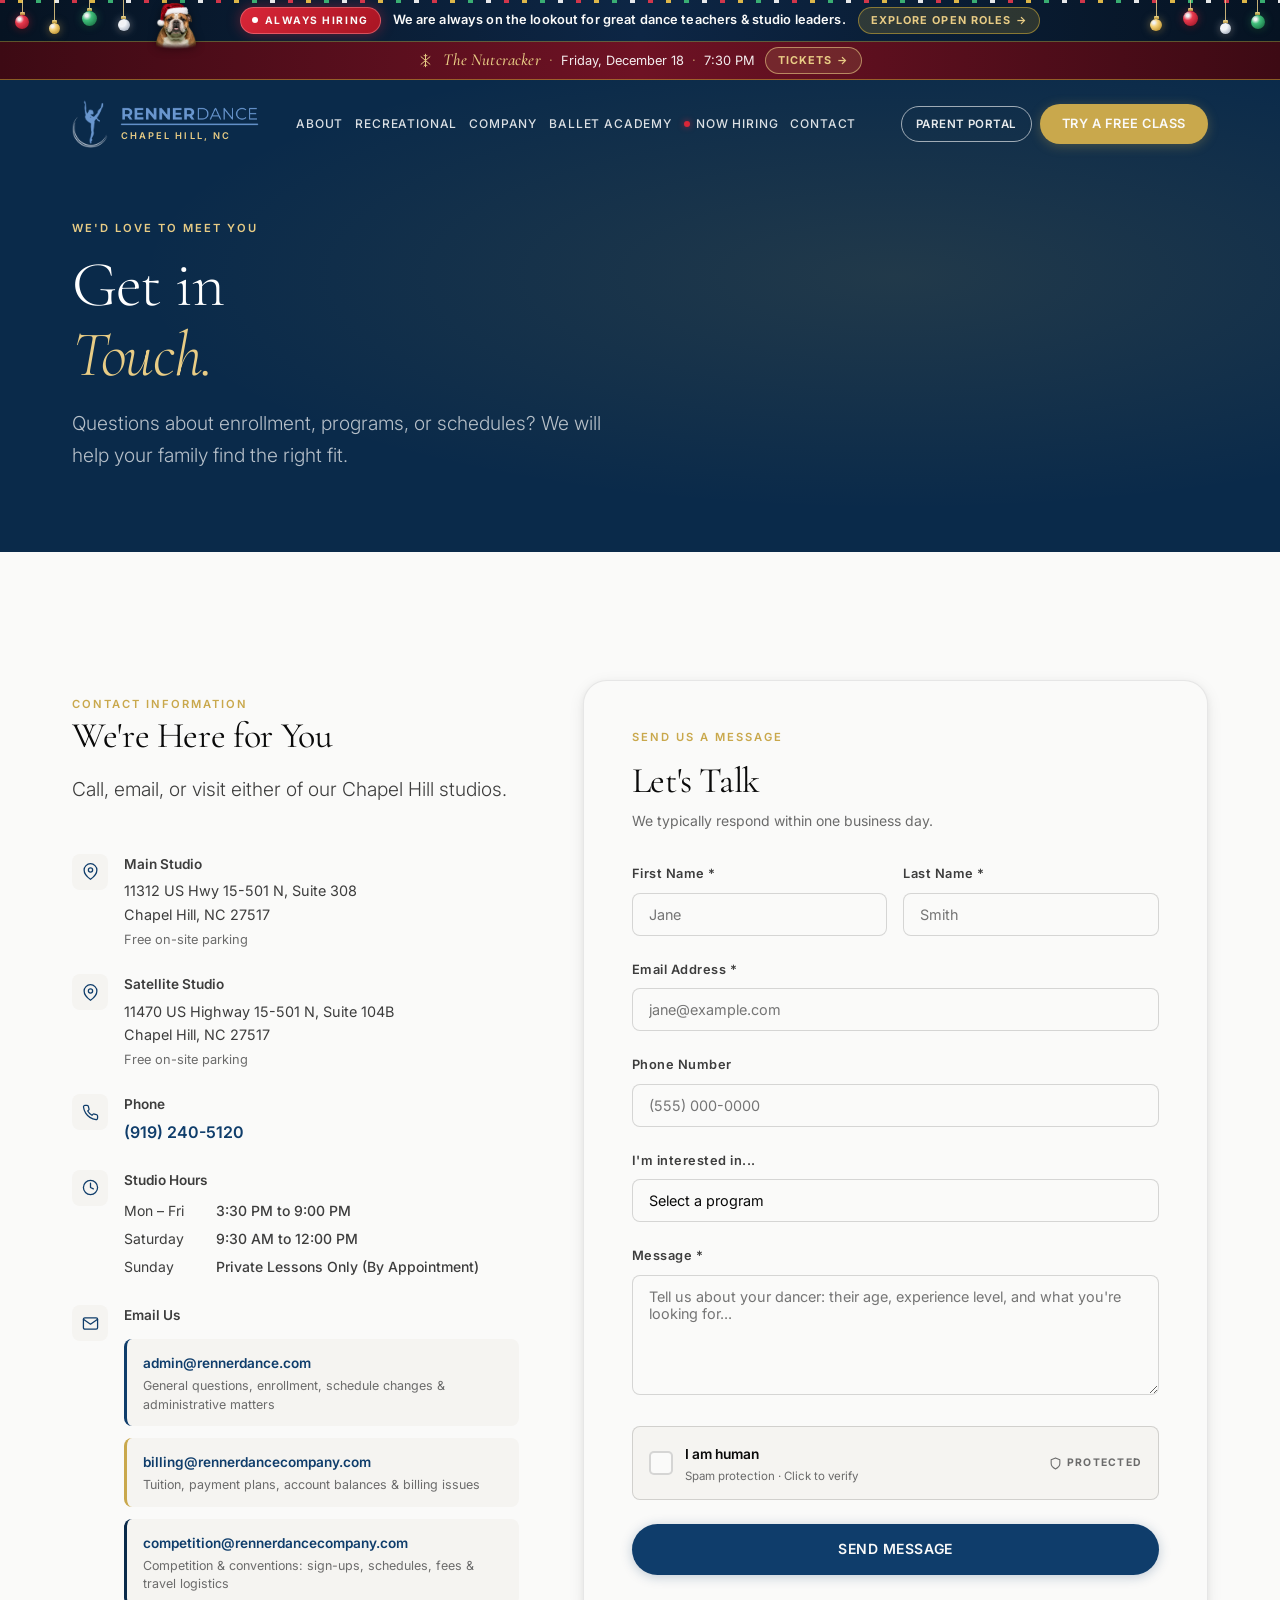
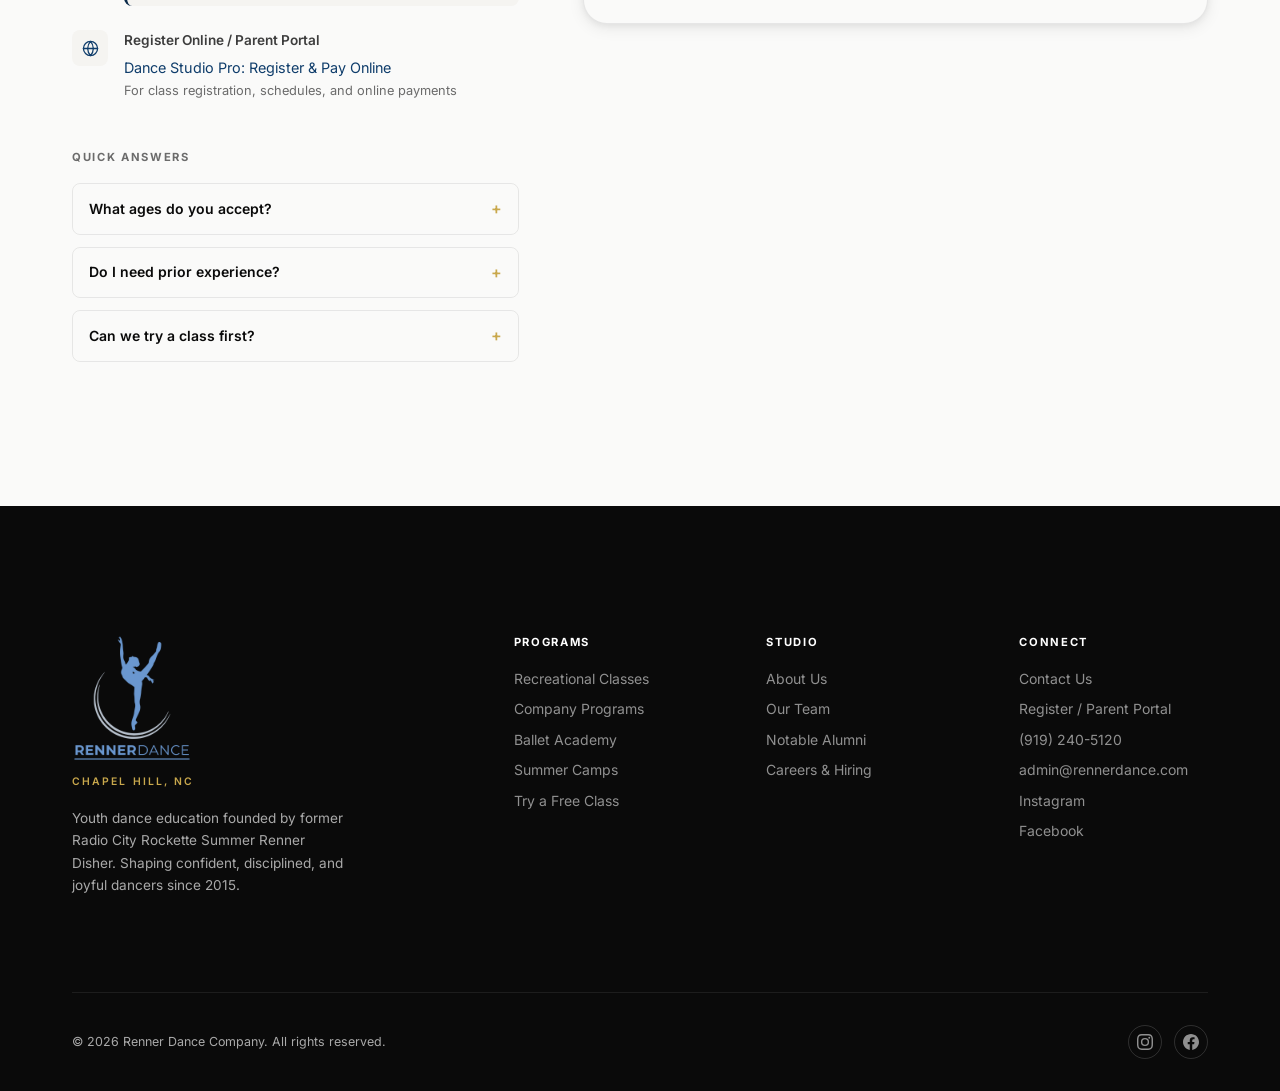
<file: contact.html>
﻿<!DOCTYPE html>
<html lang="en">
<head>
  <meta charset="UTF-8">
  <meta name="viewport" content="width=device-width, initial-scale=1.0">
  <meta name="theme-color" content="#0a2a4a">
  <title>Contact Renner Dance Company | Chapel Hill, NC Studio</title>
  <meta name="description" content="Contact Renner Dance Company in Chapel Hill, NC. Call (919) 240-5120 or message us about recreational classes, Company auditions, or Ballet Academy.">
  <meta name="robots" content="index, follow, max-image-preview:large">
  <link rel="canonical" href="https://www.rennerdance.com/contact.html">
  <!-- Open Graph -->
  <meta property="og:site_name" content="Renner Dance Company">
  <meta property="og:locale" content="en_US">
  <meta property="og:type" content="website">
  <meta property="og:title" content="Contact Renner Dance Company | Chapel Hill, NC Studio">
  <meta property="og:description" content="Contact Renner Dance Company in Chapel Hill, NC. Call (919) 240-5120 or message us about recreational classes, Company auditions, or Ballet Academy.">
  <meta property="og:url" content="https://www.rennerdance.com/contact.html">
  <meta property="og:image" content="https://www.rennerdance.com/images/logo-dark.png">
  <!-- Twitter Card -->
  <meta name="twitter:card" content="summary_large_image">
  <meta name="twitter:title" content="Contact Renner Dance Company | Chapel Hill, NC Studio">
  <meta name="twitter:description" content="Contact Renner Dance Company in Chapel Hill, NC. Call (919) 240-5120 or message us about recreational classes, Company auditions, or Ballet Academy.">
  <meta name="twitter:image" content="https://www.rennerdance.com/images/logo-dark.png">
  <!-- Structured Data -->
  <script type="application/ld+json">
  {
    "@context": "https://schema.org",
    "@graph": [
      {
        "@type": "BreadcrumbList",
        "itemListElement": [
          {
            "@type": "ListItem",
            "position": 1,
            "name": "Home",
            "item": "https://www.rennerdance.com/"
          },
          {
            "@type": "ListItem",
            "position": 2,
            "name": "Contact",
            "item": "https://www.rennerdance.com/contact.html"
          }
        ]
      },
      {
        "@type": "ContactPage",
        "name": "Contact Renner Dance Company",
        "url": "https://www.rennerdance.com/contact.html",
        "mainEntity": {
          "@type": [
            "LocalBusiness",
            "EducationalOrganization"
          ],
          "@id": "https://www.rennerdance.com/#organization",
          "name": "Renner Dance Company",
          "url": "https://www.rennerdance.com",
          "logo": "https://www.rennerdance.com/images/logo-dark.png",
          "image": "https://www.rennerdance.com/images/home-company-programs.jpg",
          "telephone": "+1-919-240-5120",
          "email": "admin@rennerdance.com",
          "foundingDate": "2015",
          "priceRange": "$$",
          "address": {
            "@type": "PostalAddress",
            "streetAddress": "11312 US Hwy 15-501 N, Suite 308",
            "addressLocality": "Chapel Hill",
            "addressRegion": "NC",
            "postalCode": "27517",
            "addressCountry": "US"
          },
          "areaServed": [
            "Chapel Hill, NC",
            "Carrboro, NC",
            "Durham, NC",
            "Pittsboro, NC",
            "Chatham County, NC"
          ],
          "founder": {
            "@type": "Person",
            "name": "Summer Renner Disher",
            "jobTitle": "Founder & Artistic Director"
          },
          "sameAs": [
            "https://www.instagram.com/rennerdance",
            "https://www.facebook.com/rennerdance"
          ]
        }
      }
    ]
  }
  </script>
  <link rel="icon" type="image/png" href="images/favicon.png">
  <link rel="apple-touch-icon" href="images/favicon.png">
  <link rel="preconnect" href="https://fonts.googleapis.com">
  <link rel="preconnect" href="https://fonts.gstatic.com" crossorigin>
  <link rel="stylesheet" href="https://fonts.googleapis.com/css2?family=Cormorant+Garamond:ital,wght@0,300;0,400;0,500;0,600;0,700;1,300;1,400;1,500&amp;family=Inter:wght@300;400;500;600;700&amp;display=swap">
  <link rel="stylesheet" href="css/styles.css">
</head>
<body class="has-hiring-topbar has-promo-bar">

  <!-- SEASONAL: Christmas ornaments. Delete this block (and the "SEASONAL" CSS) after the holidays. -->
  <div class="xmas-garland" aria-hidden="true">
    <span class="xmas-ornament xo-1 xo-red"><i></i></span>
    <span class="xmas-ornament xo-2 xo-gold"><i></i></span>
    <span class="xmas-ornament xo-3 xo-green"><i></i></span>
    <span class="xmas-ornament xo-4 xo-silver"><i></i></span>
    <span class="xmas-ornament xo-5 xo-gold"><i></i></span>
    <span class="xmas-ornament xo-6 xo-red"><i></i></span>
    <span class="xmas-ornament xo-7 xo-silver"><i></i></span>
    <span class="xmas-ornament xo-8 xo-green"><i></i></span>
    <span class="xmas-ornament xo-bulldog"><img src="images/xmas-bulldog.png" alt="English Bulldog in a Santa hat" width="189" height="220"></span>
  </div>


  <!-- ======================================================
       ALWAYS HIRING TOP BAR
  ====================================================== -->
  <a href="careers.html" class="hiring-topbar" aria-label="Renner Dance is always hiring. Explore open roles and apply.">
    <div class="hiring-topbar-inner">
      <span class="hiring-badge">
        <span class="hiring-badge-dot" aria-hidden="true"></span>
        Always Hiring
      </span>
      <span class="hiring-topbar-text hiring-topbar-text--desktop">
        <strong>We are always on the lookout for great dance teachers &amp; studio leaders.</strong>
      </span>
      <span class="hiring-topbar-text hiring-topbar-text--mobile">
        <strong>Hiring great teachers &amp; studio staff</strong>
      </span>
      <span class="hiring-topbar-cta">
        Explore Open Roles <span class="hiring-topbar-arrow" aria-hidden="true">&rarr;</span>
      </span>
    </div>
  </a>

  <!-- SEASONAL: The Nutcracker announcement bar. Delete after December 18. -->
  <a href="ballet-academy.html#nutcracker" class="promo-bar" aria-label="The Nutcracker: Friday, December 18 at 7:30 PM. View ticket information.">
    <span class="promo-bar-inner">
      <svg class="promo-bar-icon" viewBox="0 0 24 24" fill="none" stroke="currentColor" stroke-width="1.6" stroke-linecap="round" aria-hidden="true"><path d="M12 2v20M4.9 6l14.2 12M19.1 6 4.9 18M9.5 3.5 12 6l2.5-2.5M9.5 20.5 12 18l2.5 2.5"/></svg>
      <span class="promo-bar-text promo-bar-text--desktop"><strong>The Nutcracker</strong><span class="promo-bar-sep">&middot;</span>Friday, December 18<span class="promo-bar-sep">&middot;</span>7:30 PM</span>
      <span class="promo-bar-text promo-bar-text--mobile"><strong>The Nutcracker</strong><span class="promo-bar-sep">&middot;</span>Dec 18<span class="promo-bar-sep">&middot;</span>7:30 PM</span>
      <span class="promo-bar-cta">Tickets <span class="promo-bar-arrow" aria-hidden="true">&rarr;</span></span>
    </span>
  </a>

    <!-- ======================================================
       NAVIGATION
  ====================================================== -->
  <nav id="navbar" class="transparent" role="navigation" aria-label="Main navigation">
    <div class="container">
      <div class="nav-inner">
        <a href="index.html" class="nav-logo" aria-label="Renner Dance Company home">
          <img src="images/logo-mark-white.png" alt="" class="nav-logo-mark nav-logo--light" width="40" height="53">
          <img src="images/logo-mark-dark.png" alt="" class="nav-logo-mark nav-logo--dark" width="40" height="53">
          <div class="nav-logo-text">
            <img src="images/logo-wordmark-white.png" alt="Renner Dance" class="nav-logo-wordmark nav-logo--light" width="140" height="19">
            <img src="images/logo-wordmark-dark.png" alt="Renner Dance" class="nav-logo-wordmark nav-logo--dark" width="140" height="19">
            <span class="nav-logo-sub">Chapel Hill, NC</span>
          </div>
        </a>

        <div class="nav-links" role="menubar">
          <div class="nav-dropdown" role="menuitem">
            <a href="about.html" class="nav-link">About</a>
            <div class="nav-dropdown-menu">
              <a href="about.html#story" class="nav-dropdown-item">Our Story</a>
              <a href="about.html#mission" class="nav-dropdown-item">Mission &amp; Culture</a>
              <a href="about.html#accomplishments" class="nav-dropdown-item">Accomplishments</a>
              <a href="about.html#staff" class="nav-dropdown-item">Our Team</a>
              <a href="about.html#alumni" class="nav-dropdown-item">Notable Alumni</a>
              <a href="careers.html" class="nav-dropdown-item">Careers &amp; Hiring</a>
            </div>
          </div>
          <div class="nav-dropdown" role="menuitem">
            <a href="recreational.html" class="nav-link">Recreational</a>
            <div class="nav-dropdown-menu">
              <div class="nav-dropdown-group-label">Recreational Classes</div>
              <a href="recreational.html#overview" class="nav-dropdown-item">Overview</a>
              <a href="recreational.html#ballet" class="nav-dropdown-item">Ballet</a>
              <a href="recreational.html#jazz" class="nav-dropdown-item">Jazz</a>
              <a href="recreational.html#tap" class="nav-dropdown-item">Tap</a>
              <a href="recreational.html#hiphop" class="nav-dropdown-item">Hip Hop</a>
              <a href="recreational.html#acro" class="nav-dropdown-item">Acro</a>
              <a href="recreational.html#lyrical" class="nav-dropdown-item">Lyrical</a>
              <a href="recreational.html#combo" class="nav-dropdown-item">Combo Classes</a>
              <div class="nav-dropdown-divider"></div>
              <div class="nav-dropdown-group-label">Summer Programs</div>
              <a href="summer-camps.html" class="nav-dropdown-item nav-dropdown-item--camps">Summer Camps</a>
            </div>
          </div>
          <div class="nav-dropdown" role="menuitem">
            <a href="company.html" class="nav-link">Company</a>
            <div class="nav-dropdown-menu">
              <a href="company.html#overview" class="nav-dropdown-item">Overview</a>
              <a href="company.html#excel" class="nav-dropdown-item">Excel</a>
              <a href="company.html#extreme" class="nav-dropdown-item">Extreme</a>
              <a href="company.html#edge" class="nav-dropdown-item">Edge</a>
              <a href="company.html#elite" class="nav-dropdown-item">Elite</a>
            </div>
          </div>
          <a href="ballet-academy.html" class="nav-link" role="menuitem">Ballet Academy</a>
          <a href="careers.html" class="nav-link nav-link--hiring" role="menuitem"><span class="nav-hiring-dot" aria-hidden="true"></span>Now Hiring</a>
          <a href="contact.html" class="nav-link" role="menuitem">Contact</a>
        </div>

        <div class="nav-cta">
          <a href="https://app.gostudiopro.com/online/rennerdance" class="btn btn-portal btn-sm" target="_blank" rel="noopener" id="nav-portal-btn">Parent Portal</a>
          <a href="trial-class.html" class="btn btn-gold btn-sm" id="nav-cta-btn">Try a Free Class</a>
        </div>

        <button class="hamburger" id="hamburger" aria-label="Toggle mobile menu" aria-expanded="false">
          <span></span><span></span><span></span>
        </button>
      </div>
    </div>
  </nav>

  <!-- Mobile Nav -->
  <nav class="mobile-nav" id="mobileNav" aria-label="Mobile navigation">
    <a href="index.html" class="mobile-nav-link">Home</a>

    <div>
      <a href="about.html" class="mobile-nav-link">About</a>
      <a href="about.html#story" class="mobile-nav-sub">Our Story</a>
      <a href="about.html#mission" class="mobile-nav-sub">Mission &amp; Culture</a>
      <a href="about.html#accomplishments" class="mobile-nav-sub">Accomplishments</a>
      <a href="about.html#staff" class="mobile-nav-sub">Our Team</a>
      <a href="about.html#alumni" class="mobile-nav-sub">Notable Alumni</a>
    </div>

    <div>
      <a href="recreational.html" class="mobile-nav-link">Recreational Classes</a>
      <a href="recreational.html#overview" class="mobile-nav-sub">Overview</a>
      <a href="recreational.html#ballet" class="mobile-nav-sub">Ballet</a>
      <a href="recreational.html#jazz" class="mobile-nav-sub">Jazz</a>
      <a href="recreational.html#tap" class="mobile-nav-sub">Tap</a>
      <a href="recreational.html#hiphop" class="mobile-nav-sub">Hip Hop</a>
      <a href="recreational.html#acro" class="mobile-nav-sub">Acro</a>
      <a href="recreational.html#lyrical" class="mobile-nav-sub">Lyrical</a>
      <a href="recreational.html#combo" class="mobile-nav-sub">Combo Classes</a>
      <a href="summer-camps.html" class="mobile-nav-sub" style="color:var(--gold-dark);font-weight:600">Summer Camps</a>
    </div>

    <div>
      <a href="company.html" class="mobile-nav-link">Company Programs</a>
      <a href="company.html#overview" class="mobile-nav-sub">Overview</a>
      <a href="company.html#excel" class="mobile-nav-sub">Excel</a>
      <a href="company.html#extreme" class="mobile-nav-sub">Extreme</a>
      <a href="company.html#edge" class="mobile-nav-sub">Edge</a>
      <a href="company.html#elite" class="mobile-nav-sub">Elite</a>
    </div>

    <a href="ballet-academy.html" class="mobile-nav-link">Ballet Academy</a>
    <a href="careers.html" class="mobile-nav-link">Now Hiring</a>
    <a href="contact.html" class="mobile-nav-link">Contact</a>

    <div style="margin-top:var(--space-4);display:flex;flex-direction:column;gap:var(--space-3);padding-bottom:var(--space-8)">
      <a href="trial-class.html" class="btn btn-gold" style="justify-content:center">Try a Free Class</a>
      <a href="https://app.gostudiopro.com/online/rennerdance" class="btn btn-outline" target="_blank" rel="noopener" style="justify-content:center">Parent Portal / Register</a>
    </div>
  </nav>

  <main id="content">

    <header class="page-header">
      <div class="container">
        <div class="page-header-content">
          <p class="overline">We'd Love to Meet You</p>
          <h1 class="display-2">Get in<br><em style="color:var(--gold-light)">Touch.</em></h1>
          <p class="lead">Questions about enrollment, programs, or schedules? We will help your family find the right fit.</p>
        </div>
      </div>
    </header>

    <section class="section">
      <div class="container">
        <div class="contact-grid">

          <!-- Info Side -->
          <div class="contact-info reveal-left">
            <p class="overline">Contact Information</p>
            <h2 class="heading-2" style="margin-bottom:var(--space-4)">We're Here for You</h2>
            <p class="lead" style="margin-bottom:var(--space-7)">Call, email, or visit either of our Chapel Hill studios.</p>

            <!-- MAIN STUDIO -->
            <div class="contact-detail">
              <div class="contact-detail-icon" aria-hidden="true">
                <svg width="17" height="17" viewBox="0 0 24 24" fill="none" stroke="currentColor" stroke-width="1.8" stroke-linecap="round" stroke-linejoin="round"><path d="M21 10c0 7-9 13-9 13s-9-6-9-13a9 9 0 0 1 18 0z"/><circle cx="12" cy="10" r="3"/></svg>
              </div>
              <div>
                <div style="font-weight:600;margin-bottom:4px;font-size:0.85rem">Main Studio</div>
                <div style="line-height:1.6;font-size:0.9rem">
                  11312 US Hwy 15-501 N, Suite 308<br>
                  Chapel Hill, NC 27517
                </div>
                <div style="font-size:0.8rem;color:var(--ink-muted);margin-top:4px">Free on-site parking</div>
              </div>
            </div>

            <!-- SATELLITE STUDIO -->
            <div class="contact-detail">
              <div class="contact-detail-icon" aria-hidden="true">
                <svg width="17" height="17" viewBox="0 0 24 24" fill="none" stroke="currentColor" stroke-width="1.8" stroke-linecap="round" stroke-linejoin="round"><path d="M21 10c0 7-9 13-9 13s-9-6-9-13a9 9 0 0 1 18 0z"/><circle cx="12" cy="10" r="3"/></svg>
              </div>
              <div>
                <div style="font-weight:600;margin-bottom:4px;font-size:0.85rem">Satellite Studio</div>
                <div style="line-height:1.6;font-size:0.9rem">
                  11470 US Highway 15-501 N, Suite 104B<br>
                  Chapel Hill, NC 27517
                </div>
                <div style="font-size:0.8rem;color:var(--ink-muted);margin-top:4px">Free on-site parking</div>
              </div>
            </div>

            <!-- PHONE -->
            <div class="contact-detail">
              <div class="contact-detail-icon" aria-hidden="true">
                <svg width="17" height="17" viewBox="0 0 24 24" fill="none" stroke="currentColor" stroke-width="1.8" stroke-linecap="round" stroke-linejoin="round"><path d="M22 16.92v3a2 2 0 0 1-2.18 2 19.79 19.79 0 0 1-8.63-3.07 19.5 19.5 0 0 1-6-6 19.79 19.79 0 0 1-3.07-8.67A2 2 0 0 1 4.11 2h3a2 2 0 0 1 2 1.72 12.84 12.84 0 0 0 .7 2.81 2 2 0 0 1-.45 2.11L8.09 9.91a16 16 0 0 0 6 6l1.27-1.27a2 2 0 0 1 2.11-.45 12.84 12.84 0 0 0 2.81.7A2 2 0 0 1 22 16.92z"/></svg>
              </div>
              <div>
                <div style="font-weight:600;margin-bottom:4px;font-size:0.85rem">Phone</div>
                <a href="tel:+19192405120" style="color:var(--blue);font-size:1rem;font-weight:600">(919) 240-5120</a>
              </div>
            </div>

            <!-- HOURS -->
            <div class="contact-detail">
              <div class="contact-detail-icon" aria-hidden="true">
                <svg width="17" height="17" viewBox="0 0 24 24" fill="none" stroke="currentColor" stroke-width="1.8" stroke-linecap="round" stroke-linejoin="round"><circle cx="12" cy="12" r="10"/><polyline points="12 6 12 12 16 14"/></svg>
              </div>
              <div>
                <div style="font-weight:600;margin-bottom:6px;font-size:0.85rem">Studio Hours</div>
                <div class="keep-grid" style="font-size:0.875rem;line-height:2;display:grid;grid-template-columns:max-content 1fr;column-gap:var(--space-6);row-gap:0">
                  <span style="color:var(--ink-soft)">Mon &ndash; Fri</span>
                  <span style="font-weight:500">3:30 PM to 9:00 PM</span>
                  <span style="color:var(--ink-soft)">Saturday</span>
                  <span style="font-weight:500">9:30 AM to 12:00 PM</span>
                  <span style="color:var(--ink-soft)">Sunday</span>
                  <span style="font-weight:500">Private Lessons Only (By Appointment)</span>
                </div>
              </div>
            </div>

            <!-- EMAILS -->
            <div class="contact-detail">
              <div class="contact-detail-icon" aria-hidden="true">
                <svg width="17" height="17" viewBox="0 0 24 24" fill="none" stroke="currentColor" stroke-width="1.8" stroke-linecap="round" stroke-linejoin="round"><path d="M4 4h16c1.1 0 2 .9 2 2v12c0 1.1-.9 2-2 2H4c-1.1 0-2-.9-2-2V6c0-1.1.9-2 2-2z"/><polyline points="22,6 12,13 2,6"/></svg>
              </div>
              <div style="flex:1">
                <div style="font-weight:600;margin-bottom:var(--space-3);font-size:0.85rem">Email Us</div>
                <div style="display:flex;flex-direction:column;gap:var(--space-3)">
                  <div style="padding:var(--space-3) var(--space-4);background:var(--surface);border-radius:var(--radius-md);border-left:3px solid var(--blue)">
                    <a href="mailto:admin@rennerdance.com" style="color:var(--blue);font-weight:600;font-size:0.85rem">admin@rennerdance.com</a>
                    <p style="font-size:0.78rem;color:var(--ink-muted);margin-top:2px;line-height:1.5">General questions, enrollment, schedule changes &amp; administrative matters</p>
                  </div>
                  <div style="padding:var(--space-3) var(--space-4);background:var(--surface);border-radius:var(--radius-md);border-left:3px solid var(--gold)">
                    <a href="mailto:billing@rennerdancecompany.com" style="color:var(--blue);font-weight:600;font-size:0.85rem">billing@rennerdancecompany.com</a>
                    <p style="font-size:0.78rem;color:var(--ink-muted);margin-top:2px;line-height:1.5">Tuition, payment plans, account balances &amp; billing issues</p>
                  </div>
                  <div style="padding:var(--space-3) var(--space-4);background:var(--surface);border-radius:var(--radius-md);border-left:3px solid var(--blue-dark)">
                    <a href="mailto:competition@rennerdancecompany.com" style="color:var(--blue);font-weight:600;font-size:0.85rem">competition@rennerdancecompany.com</a>
                    <p style="font-size:0.78rem;color:var(--ink-muted);margin-top:2px;line-height:1.5">Competition &amp; conventions: sign-ups, schedules, fees &amp; travel logistics</p>
                  </div>
                </div>
              </div>
            </div>

            <!-- DSP Portal -->
            <div class="contact-detail">
              <div class="contact-detail-icon" aria-hidden="true">
                <svg width="17" height="17" viewBox="0 0 24 24" fill="none" stroke="currentColor" stroke-width="1.8" stroke-linecap="round" stroke-linejoin="round"><circle cx="12" cy="12" r="10"/><line x1="2" y1="12" x2="22" y2="12"/><path d="M12 2a15.3 15.3 0 0 1 4 10 15.3 15.3 0 0 1-4 10 15.3 15.3 0 0 1-4-10 15.3 15.3 0 0 1 4-10z"/></svg>
              </div>
              <div>
                <div style="font-weight:600;margin-bottom:4px;font-size:0.85rem">Register Online / Parent Portal</div>
                <a href="https://app.gostudiopro.com/online/rennerdance" target="_blank" rel="noopener" style="color:var(--blue)">Dance Studio Pro: Register &amp; Pay Online</a>
                <div style="font-size:0.8rem;color:var(--ink-muted);margin-top:2px">For class registration, schedules, and online payments</div>
              </div>
            </div>

            <!-- Quick FAQs -->
            <div style="margin-top:var(--space-7)">
              <p style="font-size:0.7rem;font-weight:700;letter-spacing:0.15em;text-transform:uppercase;color:var(--ink-muted);margin-bottom:var(--space-4)">Quick Answers</p>
              <details style="margin-bottom:var(--space-3);border:1px solid var(--border);border-radius:var(--radius-md);overflow:hidden">
                <summary style="padding:var(--space-3) var(--space-4);font-size:0.875rem;font-weight:600;cursor:pointer;list-style:none;display:flex;justify-content:space-between;align-items:center">
                  What ages do you accept?
                  <span style="color:var(--gold);font-size:1rem">+</span>
                </summary>
                <p style="padding:var(--space-2) var(--space-4) var(--space-3);font-size:0.85rem;color:var(--ink-soft);border-top:1px solid var(--border)">Recreational classes are open to ages 2 through 18+. Company and Ballet Academy programs have specific age and skill requirements.</p>
              </details>
              <details style="margin-bottom:var(--space-3);border:1px solid var(--border);border-radius:var(--radius-md);overflow:hidden">
                <summary style="padding:var(--space-3) var(--space-4);font-size:0.875rem;font-weight:600;cursor:pointer;list-style:none;display:flex;justify-content:space-between;align-items:center">
                  Do I need prior experience?
                  <span style="color:var(--gold);font-size:1rem">+</span>
                </summary>
                <p style="padding:var(--space-2) var(--space-4) var(--space-3);font-size:0.85rem;color:var(--ink-soft);border-top:1px solid var(--border)">Not for recreational classes, which welcome beginners of all ages. Company and Ballet Academy placement is based on skill evaluation.</p>
              </details>
              <details style="border:1px solid var(--border);border-radius:var(--radius-md);overflow:hidden">
                <summary style="padding:var(--space-3) var(--space-4);font-size:0.875rem;font-weight:600;cursor:pointer;list-style:none;display:flex;justify-content:space-between;align-items:center">
                  Can we try a class first?
                  <span style="color:var(--gold);font-size:1rem">+</span>
                </summary>
                <p style="padding:var(--space-2) var(--space-4) var(--space-3);font-size:0.85rem;color:var(--ink-soft);border-top:1px solid var(--border)">Yes. We offer a free trial class for all new students. Use the "Try a Free Class" button anywhere on the site to sign up.</p>
              </details>
            </div>
          </div>

          <!-- Form Side -->
          <div class="reveal-right" id="schedule">
            <div class="contact-form-wrap">
              <p class="overline" style="margin-bottom:var(--space-3)">Send Us a Message</p>
              <h2 class="heading-2" style="margin-bottom:var(--space-2)">Let's Talk</h2>
              <p style="font-size:0.875rem;color:var(--ink-muted);margin-bottom:var(--space-6)">We typically respond within one business day.</p>

              <form data-validate id="contact-form" action="#" novalidate>
                <div class="form-row">
                  <div class="form-group">
                    <label class="form-label" for="contact-first-name">First Name *</label>
                    <input class="form-input" type="text" id="contact-first-name" name="first_name" required placeholder="Jane" autocomplete="given-name">
                  </div>
                  <div class="form-group">
                    <label class="form-label" for="contact-last-name">Last Name *</label>
                    <input class="form-input" type="text" id="contact-last-name" name="last_name" required placeholder="Smith" autocomplete="family-name">
                  </div>
                </div>
                <div class="form-group">
                  <label class="form-label" for="contact-email">Email Address *</label>
                  <input class="form-input" type="email" id="contact-email" name="email" required placeholder="jane@example.com" autocomplete="email">
                </div>
                <div class="form-group">
                  <label class="form-label" for="contact-phone">Phone Number</label>
                  <input class="form-input" type="tel" id="contact-phone" name="phone" placeholder="(555) 000-0000" autocomplete="tel">
                </div>
                <div class="form-group">
                  <label class="form-label" for="contact-interest">I'm interested in...</label>
                  <select class="form-select" id="contact-interest" name="interest">
                    <option value="">Select a program</option>
                    <option>Recreational Classes</option>
                    <option>Company Programs (Excel, Extreme, Edge, Elite)</option>
                    <option>Ballet Academy</option>
                    <option>Trial Class</option>
                    <option>Private Lessons</option>
                    <option>Teaching Position</option>
                    <option>General Question</option>
                  </select>
                </div>
                <div class="form-group">
                  <label class="form-label" for="contact-message">Message *</label>
                  <textarea class="form-textarea" id="contact-message" name="message" required placeholder="Tell us about your dancer: their age, experience level, and what you're looking for..."></textarea>
                </div>
                <button type="submit" class="btn btn-primary" style="width:100%;justify-content:center" id="contact-submit-btn">Send Message</button>
              </form>
            </div>
          </div>

        </div>
      </div>
    </section>

  </main>

<footer role="contentinfo">
    <div class="container">
      <div class="footer-grid">
        <div>
          <img src="images/logo-white.png" alt="Renner Dance Company" class="footer-brand-logo" width="600" height="640" loading="lazy">
          <div class="footer-brand-sub">Chapel Hill, NC</div>
          <p class="footer-brand-desc">
            Youth dance education founded by former Radio City Rockette Summer Renner Disher. Shaping confident, disciplined, and joyful dancers since 2015.
          </p>
        </div>
        <div>
          <div class="footer-col-title">Programs</div>
          <nav class="footer-links" aria-label="Programs">
            <a href="recreational.html" class="footer-link">Recreational Classes</a>
            <a href="company.html" class="footer-link">Company Programs</a>
            <a href="ballet-academy.html" class="footer-link">Ballet Academy</a>
            <a href="summer-camps.html" class="footer-link">Summer Camps</a>
            <a href="trial-class.html" class="footer-link">Try a Free Class</a>
          </nav>
        </div>
        <div>
          <div class="footer-col-title">Studio</div>
          <nav class="footer-links" aria-label="Studio pages">
            <a href="about.html" class="footer-link">About Us</a>
            <a href="about.html#staff" class="footer-link">Our Team</a>
            <a href="about.html#alumni" class="footer-link">Notable Alumni</a>
            <a href="careers.html" class="footer-link">Careers &amp; Hiring</a>
          </nav>
        </div>
        <div>
          <div class="footer-col-title">Connect</div>
          <nav class="footer-links" aria-label="Contact and social">
            <a href="contact.html" class="footer-link">Contact Us</a>
            <a href="https://app.gostudiopro.com/online/rennerdance" class="footer-link" target="_blank" rel="noopener">Register / Parent Portal</a>
            <a href="tel:+19192405120" class="footer-link">(919) 240-5120</a>
            <a href="mailto:admin@rennerdance.com" class="footer-link">admin@rennerdance.com</a>
            <a href="https://www.instagram.com/rennerdance" class="footer-link" target="_blank" rel="noopener">Instagram</a>
            <a href="https://www.facebook.com/rennerdance" class="footer-link" target="_blank" rel="noopener">Facebook</a>
          </nav>
        </div>
      </div>
      <div class="footer-bottom">
        <span>© 2026 Renner Dance Company. All rights reserved.</span>
        <div class="footer-socials">
          <a href="https://www.instagram.com/rennerdance" class="footer-social" target="_blank" rel="noopener" aria-label="Follow us on Instagram">
            <svg width="16" height="16" viewBox="0 0 24 24" fill="currentColor" aria-hidden="true"><path d="M12 2.163c3.204 0 3.584.012 4.85.07 3.252.148 4.771 1.691 4.919 4.919.058 1.265.069 1.645.069 4.849 0 3.205-.012 3.584-.069 4.849-.149 3.225-1.664 4.771-4.919 4.919-1.266.058-1.644.07-4.85.07-3.204 0-3.584-.012-4.849-.07-3.26-.149-4.771-1.699-4.919-4.92-.058-1.265-.07-1.644-.07-4.849 0-3.204.013-3.583.07-4.849.149-3.227 1.664-4.771 4.919-4.919 1.266-.057 1.645-.069 4.849-.069zM12 0C8.741 0 8.333.014 7.053.072 2.695.272.273 2.69.073 7.052.014 8.333 0 8.741 0 12c0 3.259.014 3.668.072 4.948.2 4.358 2.618 6.78 6.98 6.98C8.333 23.986 8.741 24 12 24c3.259 0 3.668-.014 4.948-.072 4.354-.2 6.782-2.618 6.979-6.98.059-1.28.073-1.689.073-4.948 0-3.259-.014-3.667-.072-4.947-.196-4.354-2.617-6.78-6.979-6.98C15.668.014 15.259 0 12 0zm0 5.838a6.162 6.162 0 100 12.324 6.162 6.162 0 000-12.324zM12 16a4 4 0 110-8 4 4 0 010 8zm6.406-11.845a1.44 1.44 0 100 2.881 1.44 1.44 0 000-2.881z"/></svg>
          </a>
          <a href="https://www.facebook.com/rennerdance" class="footer-social" target="_blank" rel="noopener" aria-label="Follow us on Facebook">
            <svg width="16" height="16" viewBox="0 0 24 24" fill="currentColor" aria-hidden="true"><path d="M24 12.073c0-6.627-5.373-12-12-12s-12 5.373-12 12c0 5.99 4.388 10.954 10.125 11.854v-8.385H7.078v-3.47h3.047V9.43c0-3.007 1.792-4.669 4.533-4.669 1.312 0 2.686.235 2.686.235v2.953H15.83c-1.491 0-1.956.925-1.956 1.874v2.25h3.328l-.532 3.47h-2.796v8.385C19.612 23.027 24 18.062 24 12.073z"/></svg>
          </a>
        </div>
      </div>
    </div>
  </footer>

  <script src="js/main.js"></script>
</body>
</html>
</file>
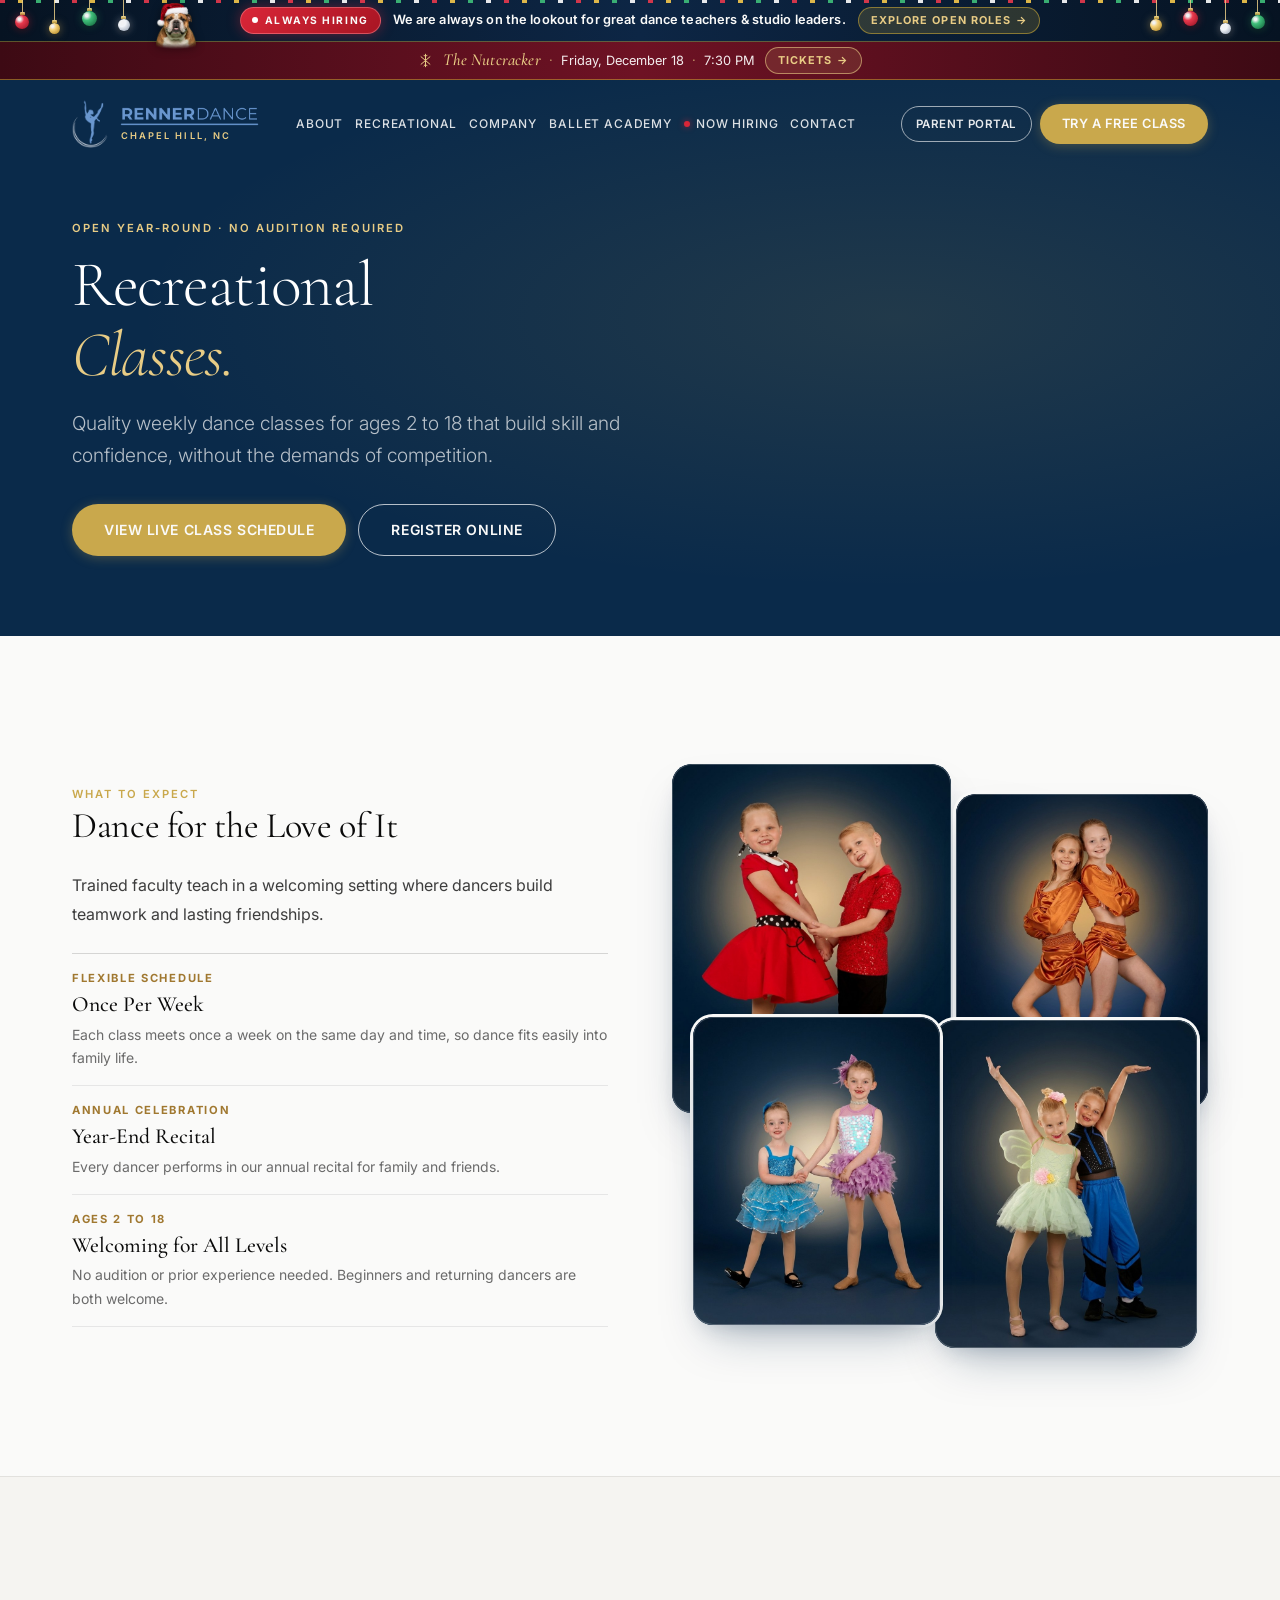
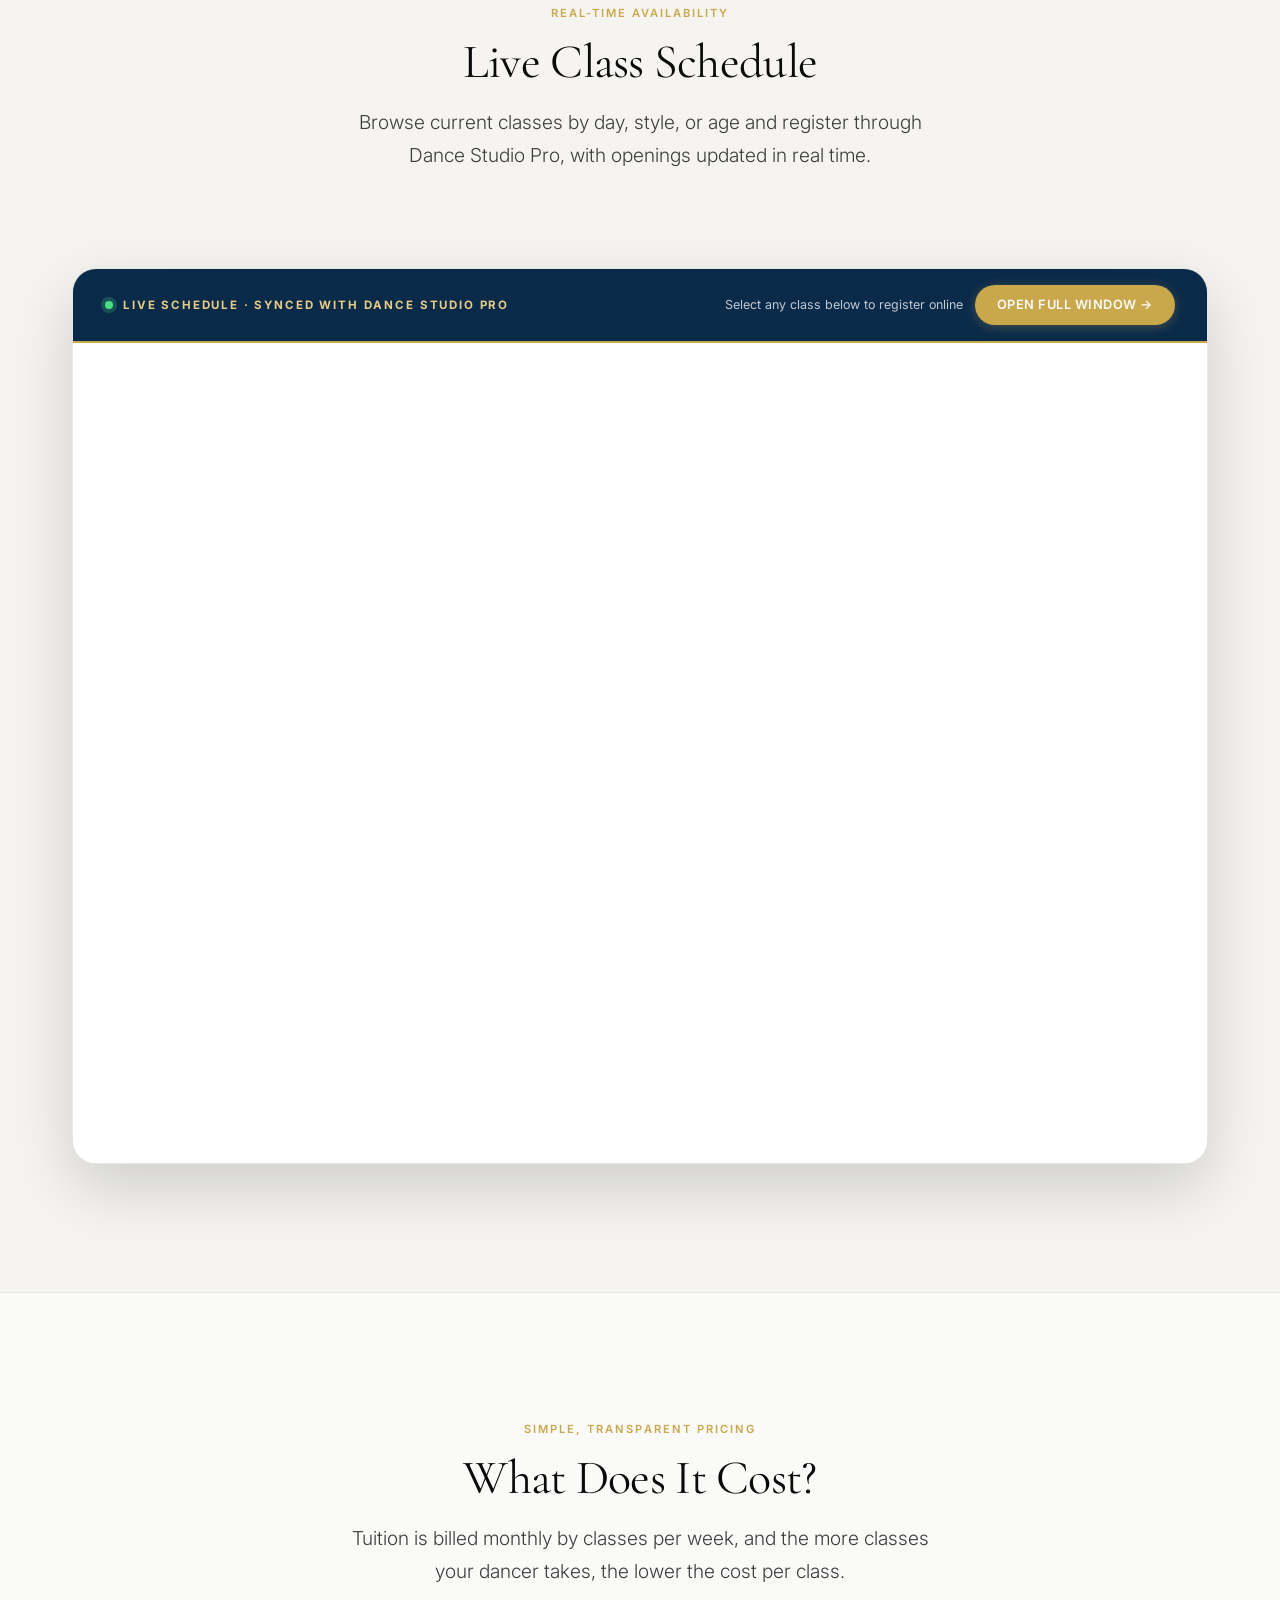
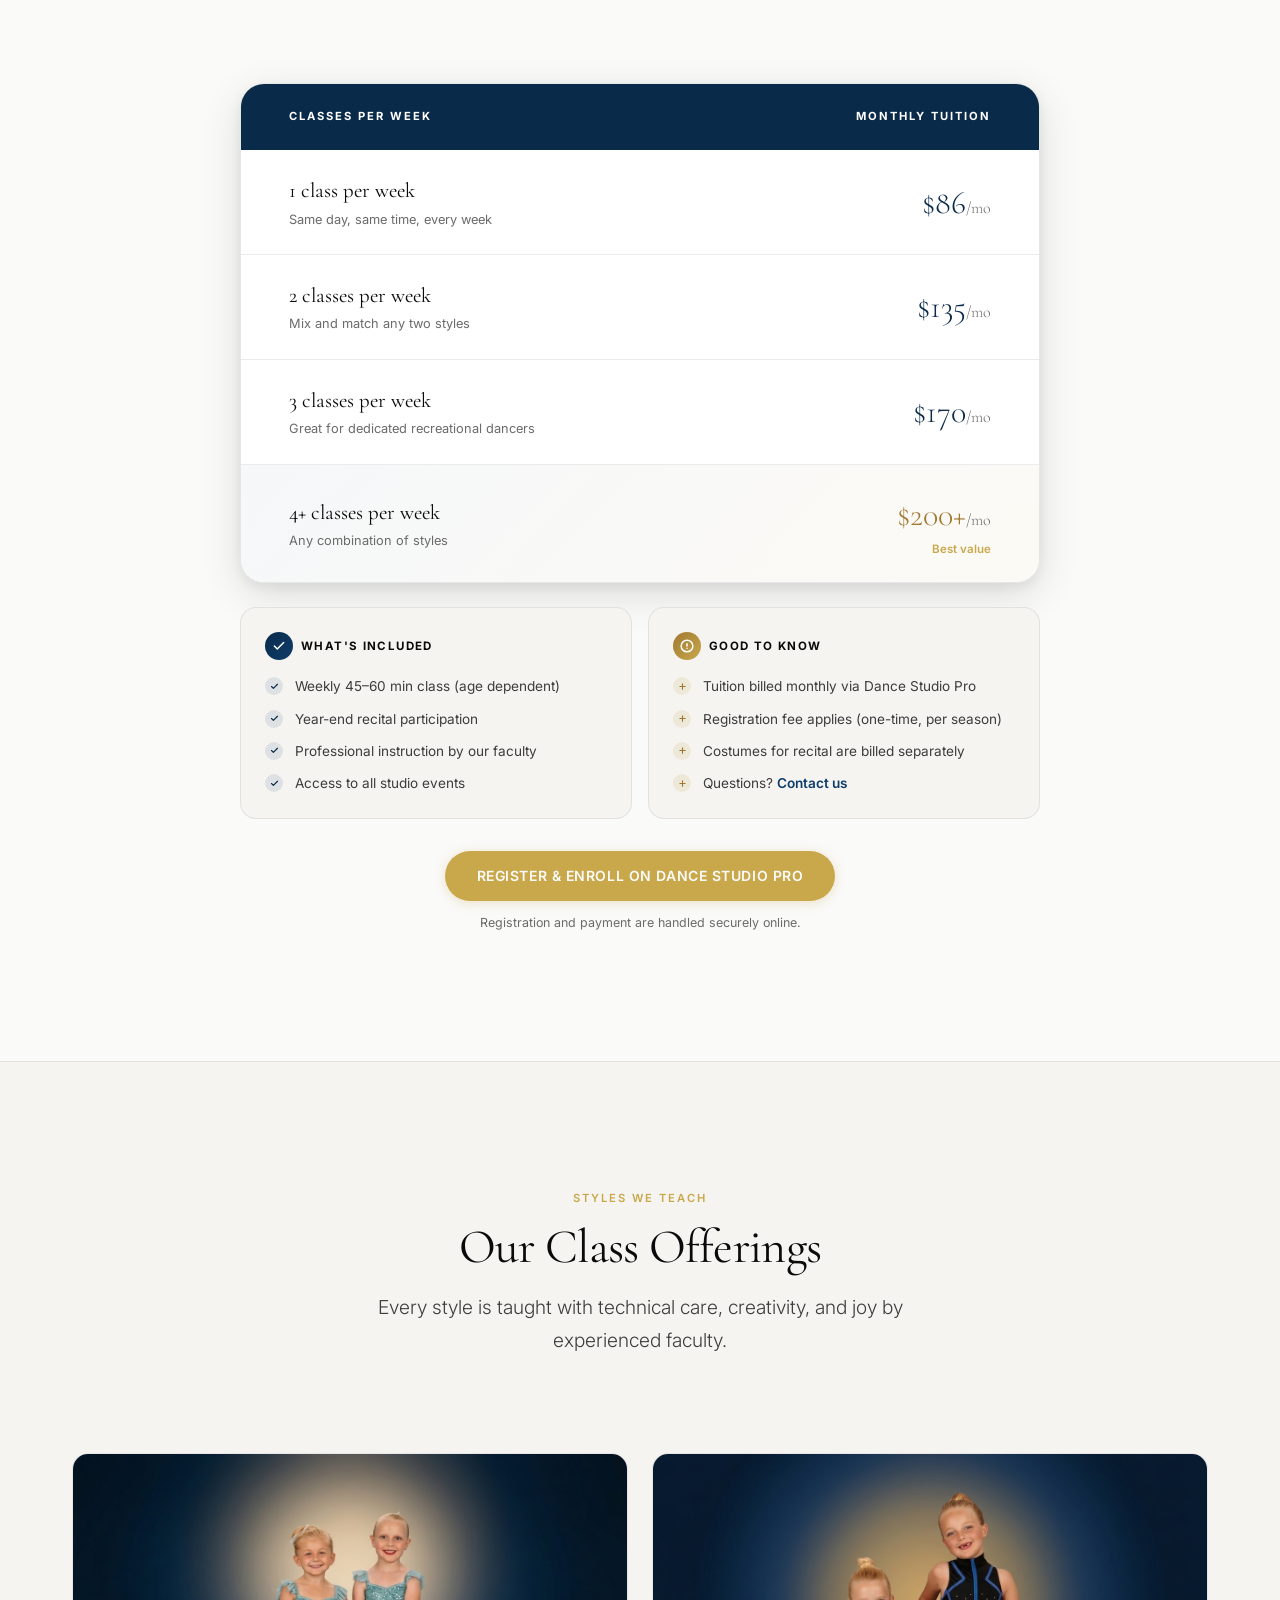
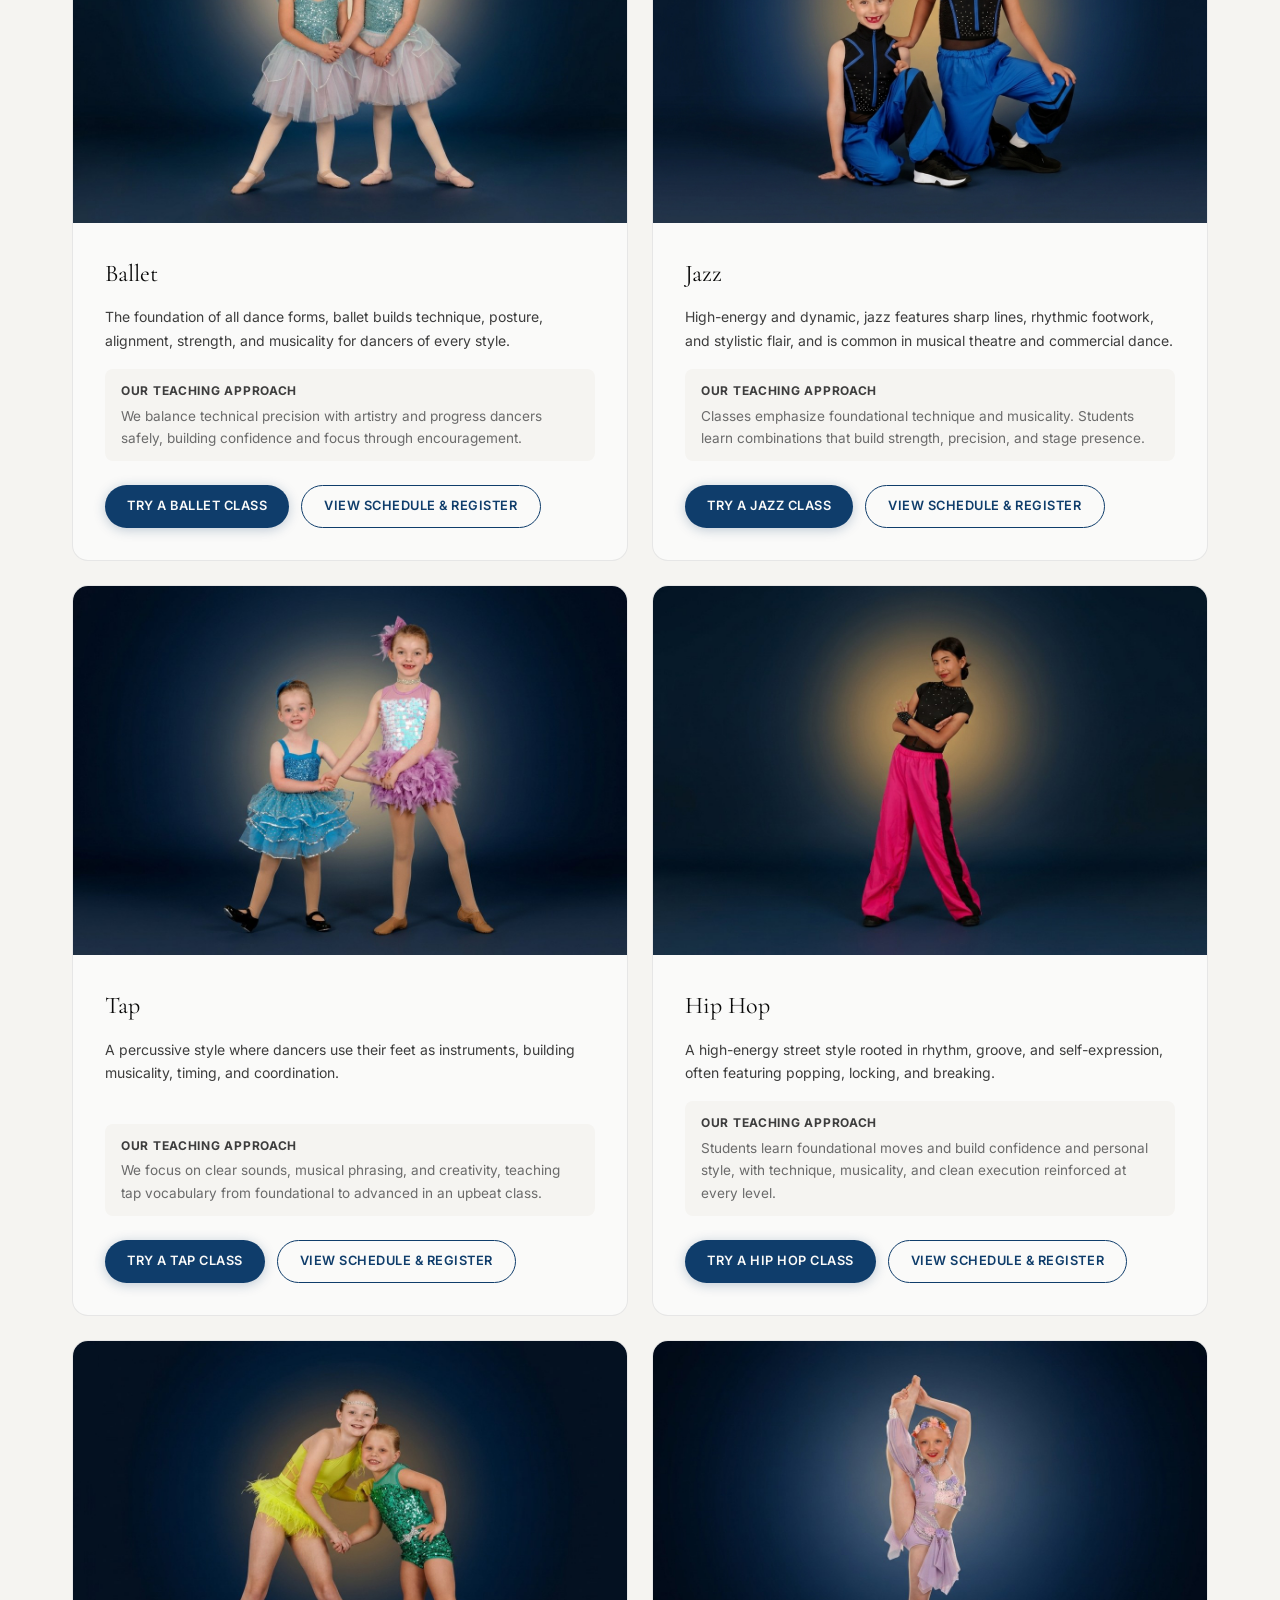
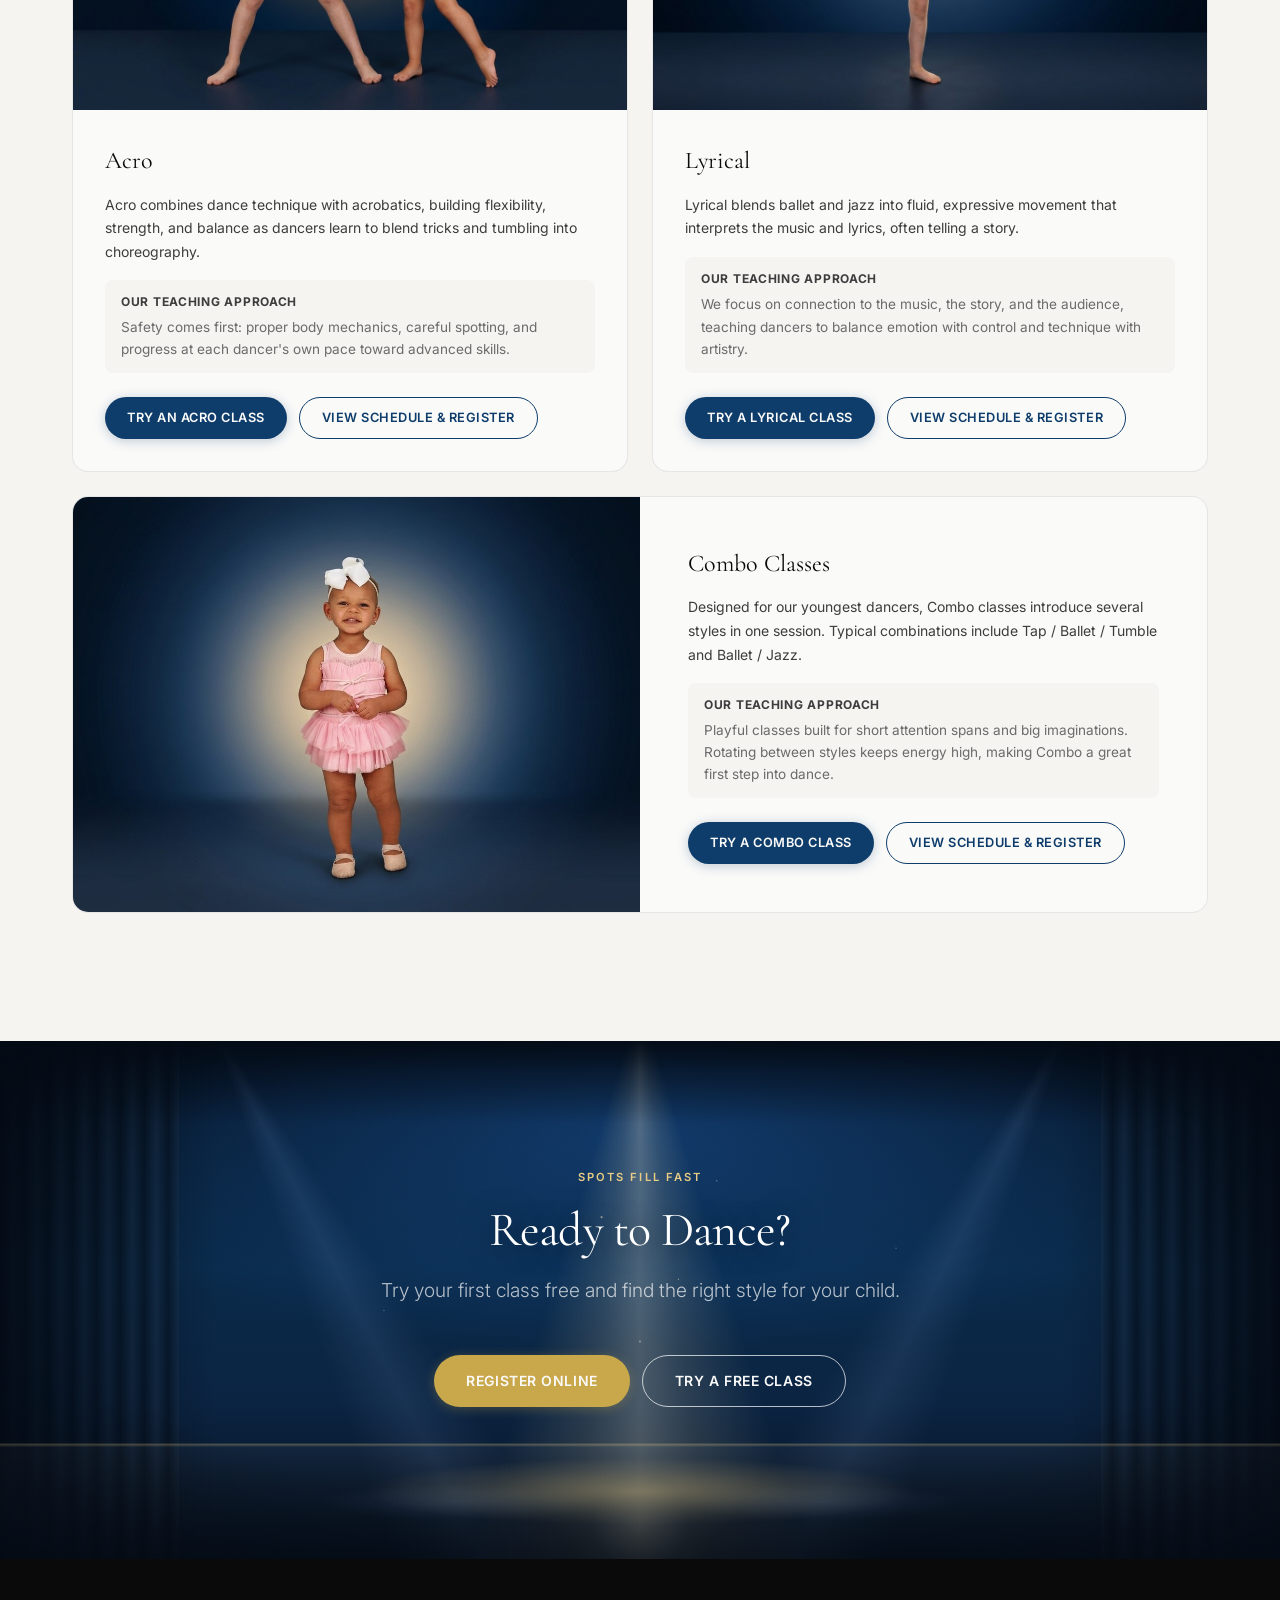
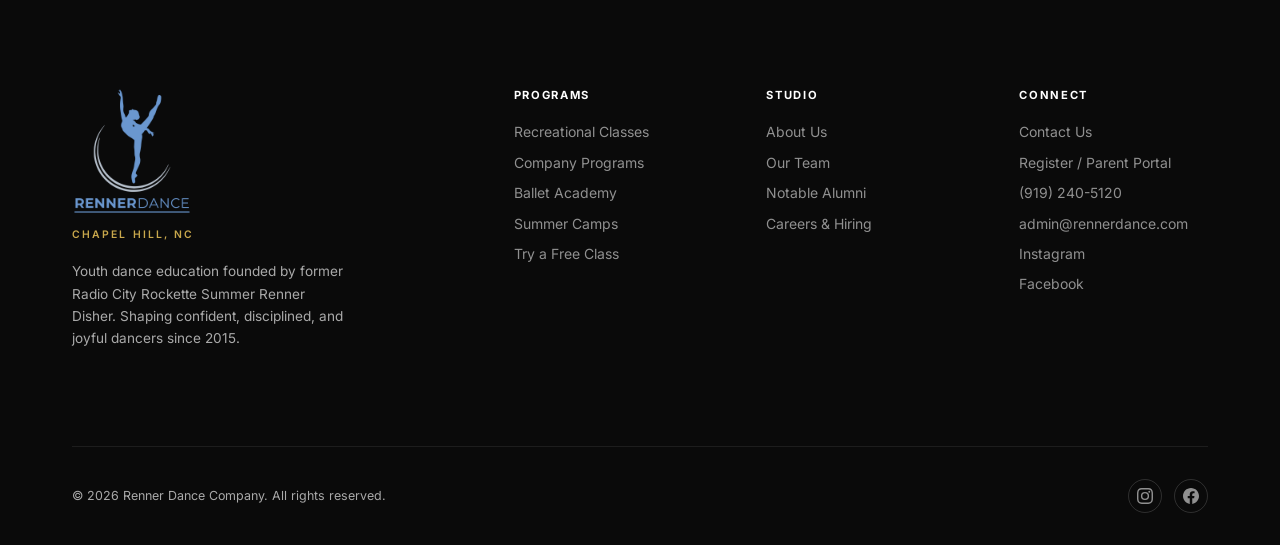
<file: recreational.html>
<!DOCTYPE html>
<html lang="en">
<head>
  <meta charset="UTF-8">
  <meta name="viewport" content="width=device-width, initial-scale=1.0">
  <meta name="theme-color" content="#0a2a4a">
  <title>Recreational Dance Classes | Chapel Hill, NC | Renner Dance</title>
  <meta name="description" content="Weekly recreational dance classes for ages 2 to 18 in Chapel Hill, NC. Ballet, Jazz, Tap, Hip Hop, Acro, Lyrical, and Combo classes. View live schedule.">
  <meta name="robots" content="index, follow, max-image-preview:large">
  <link rel="canonical" href="https://www.rennerdance.com/recreational.html">
  <!-- Open Graph -->
  <meta property="og:site_name" content="Renner Dance Company">
  <meta property="og:locale" content="en_US">
  <meta property="og:type" content="website">
  <meta property="og:title" content="Recreational Dance Classes | Chapel Hill, NC | Renner Dance">
  <meta property="og:description" content="Weekly recreational dance classes for ages 2 to 18 in Chapel Hill, NC. Ballet, Jazz, Tap, Hip Hop, Acro, Lyrical, and Combo classes. View live schedule.">
  <meta property="og:url" content="https://www.rennerdance.com/recreational.html">
  <meta property="og:image" content="https://www.rennerdance.com/images/home-recreational-classes.jpg">
  <!-- Twitter Card -->
  <meta name="twitter:card" content="summary_large_image">
  <meta name="twitter:title" content="Recreational Dance Classes | Chapel Hill, NC | Renner Dance">
  <meta name="twitter:description" content="Weekly recreational dance classes for ages 2 to 18 in Chapel Hill, NC. Ballet, Jazz, Tap, Hip Hop, Acro, Lyrical, and Combo classes. View live schedule.">
  <meta name="twitter:image" content="https://www.rennerdance.com/images/home-recreational-classes.jpg">
  <!-- Structured Data -->
  <script type="application/ld+json">
  {
    "@context": "https://schema.org",
    "@graph": [
      {
        "@type": "BreadcrumbList",
        "itemListElement": [
          {
            "@type": "ListItem",
            "position": 1,
            "name": "Home",
            "item": "https://www.rennerdance.com/"
          },
          {
            "@type": "ListItem",
            "position": 2,
            "name": "Recreational Classes",
            "item": "https://www.rennerdance.com/recreational.html"
          }
        ]
      },
      {
        "@type": "Course",
        "name": "Recreational Youth Dance Classes (Ages 2 to 18)",
        "description": "Structured weekly recreational dance classes in Ballet, Jazz, Tap, Hip Hop, Acro, Lyrical, and Combo styles in Chapel Hill, NC.",
        "provider": {
          "@type": "EducationalOrganization",
          "name": "Renner Dance Company",
          "sameAs": "https://www.rennerdance.com"
        }
      }
    ]
  }
  </script>
  <link rel="icon" type="image/png" href="images/favicon.png">
  <link rel="apple-touch-icon" href="images/favicon.png">
  <link rel="preconnect" href="https://fonts.googleapis.com">
  <link rel="preconnect" href="https://fonts.gstatic.com" crossorigin>
  <link rel="stylesheet" href="https://fonts.googleapis.com/css2?family=Cormorant+Garamond:ital,wght@0,300;0,400;0,500;0,600;0,700;1,300;1,400;1,500&amp;family=Inter:wght@300;400;500;600;700&amp;display=swap">
  <link rel="stylesheet" href="css/styles.css">
</head>
<body class="has-hiring-topbar has-promo-bar">

  <!-- SEASONAL: Christmas ornaments. Delete this block (and the "SEASONAL" CSS) after the holidays. -->
  <div class="xmas-garland" aria-hidden="true">
    <span class="xmas-ornament xo-1 xo-red"><i></i></span>
    <span class="xmas-ornament xo-2 xo-gold"><i></i></span>
    <span class="xmas-ornament xo-3 xo-green"><i></i></span>
    <span class="xmas-ornament xo-4 xo-silver"><i></i></span>
    <span class="xmas-ornament xo-5 xo-gold"><i></i></span>
    <span class="xmas-ornament xo-6 xo-red"><i></i></span>
    <span class="xmas-ornament xo-7 xo-silver"><i></i></span>
    <span class="xmas-ornament xo-8 xo-green"><i></i></span>
    <span class="xmas-ornament xo-bulldog"><img src="images/xmas-bulldog.png" alt="English Bulldog in a Santa hat" width="189" height="220"></span>
  </div>


  <!-- ======================================================
       ALWAYS HIRING TOP BAR
  ====================================================== -->
  <a href="careers.html" class="hiring-topbar" aria-label="Renner Dance is always hiring. Explore open roles and apply.">
    <div class="hiring-topbar-inner">
      <span class="hiring-badge">
        <span class="hiring-badge-dot" aria-hidden="true"></span>
        Always Hiring
      </span>
      <span class="hiring-topbar-text hiring-topbar-text--desktop">
        <strong>We are always on the lookout for great dance teachers &amp; studio leaders.</strong>
      </span>
      <span class="hiring-topbar-text hiring-topbar-text--mobile">
        <strong>Hiring great teachers &amp; studio staff</strong>
      </span>
      <span class="hiring-topbar-cta">
        Explore Open Roles <span class="hiring-topbar-arrow" aria-hidden="true">&rarr;</span>
      </span>
    </div>
  </a>

  <!-- SEASONAL: The Nutcracker announcement bar. Delete after December 18. -->
  <a href="ballet-academy.html#nutcracker" class="promo-bar" aria-label="The Nutcracker: Friday, December 18 at 7:30 PM. View ticket information.">
    <span class="promo-bar-inner">
      <svg class="promo-bar-icon" viewBox="0 0 24 24" fill="none" stroke="currentColor" stroke-width="1.6" stroke-linecap="round" aria-hidden="true"><path d="M12 2v20M4.9 6l14.2 12M19.1 6 4.9 18M9.5 3.5 12 6l2.5-2.5M9.5 20.5 12 18l2.5 2.5"/></svg>
      <span class="promo-bar-text promo-bar-text--desktop"><strong>The Nutcracker</strong><span class="promo-bar-sep">&middot;</span>Friday, December 18<span class="promo-bar-sep">&middot;</span>7:30 PM</span>
      <span class="promo-bar-text promo-bar-text--mobile"><strong>The Nutcracker</strong><span class="promo-bar-sep">&middot;</span>Dec 18<span class="promo-bar-sep">&middot;</span>7:30 PM</span>
      <span class="promo-bar-cta">Tickets <span class="promo-bar-arrow" aria-hidden="true">&rarr;</span></span>
    </span>
  </a>

    <!-- ======================================================
       NAVIGATION
  ====================================================== -->
  <nav id="navbar" class="transparent" role="navigation" aria-label="Main navigation">
    <div class="container">
      <div class="nav-inner">
        <a href="index.html" class="nav-logo" aria-label="Renner Dance Company home">
          <img src="images/logo-mark-white.png" alt="" class="nav-logo-mark nav-logo--light" width="40" height="53">
          <img src="images/logo-mark-dark.png" alt="" class="nav-logo-mark nav-logo--dark" width="40" height="53">
          <div class="nav-logo-text">
            <img src="images/logo-wordmark-white.png" alt="Renner Dance" class="nav-logo-wordmark nav-logo--light" width="140" height="19">
            <img src="images/logo-wordmark-dark.png" alt="Renner Dance" class="nav-logo-wordmark nav-logo--dark" width="140" height="19">
            <span class="nav-logo-sub">Chapel Hill, NC</span>
          </div>
        </a>

        <div class="nav-links" role="menubar">
          <div class="nav-dropdown" role="menuitem">
            <a href="about.html" class="nav-link">About</a>
            <div class="nav-dropdown-menu">
              <a href="about.html#story" class="nav-dropdown-item">Our Story</a>
              <a href="about.html#mission" class="nav-dropdown-item">Mission &amp; Culture</a>
              <a href="about.html#accomplishments" class="nav-dropdown-item">Accomplishments</a>
              <a href="about.html#staff" class="nav-dropdown-item">Our Team</a>
              <a href="about.html#alumni" class="nav-dropdown-item">Notable Alumni</a>
              <a href="careers.html" class="nav-dropdown-item">Careers &amp; Hiring</a>
            </div>
          </div>
          <div class="nav-dropdown" role="menuitem">
            <a href="recreational.html" class="nav-link">Recreational</a>
            <div class="nav-dropdown-menu">
              <div class="nav-dropdown-group-label">Recreational Classes</div>
              <a href="recreational.html#overview" class="nav-dropdown-item">Overview</a>
              <a href="recreational.html#ballet" class="nav-dropdown-item">Ballet</a>
              <a href="recreational.html#jazz" class="nav-dropdown-item">Jazz</a>
              <a href="recreational.html#tap" class="nav-dropdown-item">Tap</a>
              <a href="recreational.html#hiphop" class="nav-dropdown-item">Hip Hop</a>
              <a href="recreational.html#acro" class="nav-dropdown-item">Acro</a>
              <a href="recreational.html#lyrical" class="nav-dropdown-item">Lyrical</a>
              <a href="recreational.html#combo" class="nav-dropdown-item">Combo Classes</a>
              <div class="nav-dropdown-divider"></div>
              <div class="nav-dropdown-group-label">Summer Programs</div>
              <a href="summer-camps.html" class="nav-dropdown-item nav-dropdown-item--camps">Summer Camps</a>
            </div>
          </div>
          <div class="nav-dropdown" role="menuitem">
            <a href="company.html" class="nav-link">Company</a>
            <div class="nav-dropdown-menu">
              <a href="company.html#overview" class="nav-dropdown-item">Overview</a>
              <a href="company.html#excel" class="nav-dropdown-item">Excel</a>
              <a href="company.html#extreme" class="nav-dropdown-item">Extreme</a>
              <a href="company.html#edge" class="nav-dropdown-item">Edge</a>
              <a href="company.html#elite" class="nav-dropdown-item">Elite</a>
            </div>
          </div>
          <a href="ballet-academy.html" class="nav-link" role="menuitem">Ballet Academy</a>
          <a href="careers.html" class="nav-link nav-link--hiring" role="menuitem"><span class="nav-hiring-dot" aria-hidden="true"></span>Now Hiring</a>
          <a href="contact.html" class="nav-link" role="menuitem">Contact</a>
        </div>

        <div class="nav-cta">
          <a href="https://app.gostudiopro.com/online/rennerdance" class="btn btn-portal btn-sm" target="_blank" rel="noopener" id="nav-portal-btn">Parent Portal</a>
          <a href="trial-class.html" class="btn btn-gold btn-sm" id="nav-cta-btn">Try a Free Class</a>
        </div>

        <button class="hamburger" id="hamburger" aria-label="Toggle mobile menu" aria-expanded="false">
          <span></span><span></span><span></span>
        </button>
      </div>
    </div>
  </nav>

  <!-- Mobile Nav -->
  <nav class="mobile-nav" id="mobileNav" aria-label="Mobile navigation">
    <a href="index.html" class="mobile-nav-link">Home</a>

    <div>
      <a href="about.html" class="mobile-nav-link">About</a>
      <a href="about.html#story" class="mobile-nav-sub">Our Story</a>
      <a href="about.html#mission" class="mobile-nav-sub">Mission &amp; Culture</a>
      <a href="about.html#accomplishments" class="mobile-nav-sub">Accomplishments</a>
      <a href="about.html#staff" class="mobile-nav-sub">Our Team</a>
      <a href="about.html#alumni" class="mobile-nav-sub">Notable Alumni</a>
    </div>

    <div>
      <a href="recreational.html" class="mobile-nav-link">Recreational Classes</a>
      <a href="recreational.html#overview" class="mobile-nav-sub">Overview</a>
      <a href="recreational.html#ballet" class="mobile-nav-sub">Ballet</a>
      <a href="recreational.html#jazz" class="mobile-nav-sub">Jazz</a>
      <a href="recreational.html#tap" class="mobile-nav-sub">Tap</a>
      <a href="recreational.html#hiphop" class="mobile-nav-sub">Hip Hop</a>
      <a href="recreational.html#acro" class="mobile-nav-sub">Acro</a>
      <a href="recreational.html#lyrical" class="mobile-nav-sub">Lyrical</a>
      <a href="recreational.html#combo" class="mobile-nav-sub">Combo Classes</a>
      <a href="summer-camps.html" class="mobile-nav-sub" style="color:var(--gold-dark);font-weight:600">Summer Camps</a>
    </div>

    <div>
      <a href="company.html" class="mobile-nav-link">Company Programs</a>
      <a href="company.html#overview" class="mobile-nav-sub">Overview</a>
      <a href="company.html#excel" class="mobile-nav-sub">Excel</a>
      <a href="company.html#extreme" class="mobile-nav-sub">Extreme</a>
      <a href="company.html#edge" class="mobile-nav-sub">Edge</a>
      <a href="company.html#elite" class="mobile-nav-sub">Elite</a>
    </div>

    <a href="ballet-academy.html" class="mobile-nav-link">Ballet Academy</a>
    <a href="careers.html" class="mobile-nav-link">Now Hiring</a>
    <a href="contact.html" class="mobile-nav-link">Contact</a>

    <div style="margin-top:var(--space-4);display:flex;flex-direction:column;gap:var(--space-3);padding-bottom:var(--space-8)">
      <a href="trial-class.html" class="btn btn-gold" style="justify-content:center">Try a Free Class</a>
      <a href="https://app.gostudiopro.com/online/rennerdance" class="btn btn-outline" target="_blank" rel="noopener" style="justify-content:center">Parent Portal / Register</a>
    </div>
  </nav>

  <main id="content">

    <header class="page-header" id="overview">
      <div class="container">
        <div class="page-header-content">
          <p class="overline">Open Year-Round · No Audition Required</p>
          <h1 class="display-2">Recreational<br><em style="color:var(--gold-light)">Classes.</em></h1>
          <p class="lead">Quality weekly dance classes for ages 2 to 18 that build skill and confidence, without the demands of competition.</p>
          <div class="hero-actions" style="margin-top:var(--space-6)">
            <a href="#schedule" class="btn btn-gold" id="rec-view-schedule">View Live Class Schedule</a>
            <a href="https://app.gostudiopro.com/online/rennerdance" class="btn btn-outline-white" target="_blank" rel="noopener" id="rec-register-hero">Register Online</a>
          </div>
        </div>
      </div>
    </header>

    <!-- OVERVIEW -->
    <section class="section">
      <div class="container">
        <div class="grid-2col" style="display:grid;grid-template-columns:1fr 1fr;gap:var(--space-8);align-items:center">
          <div class="reveal-left">
            <p class="overline">What to Expect</p>
            <h2 class="heading-2" style="margin-bottom:var(--space-5)">Dance for the Love of It</h2>
            <p style="font-size:1rem;color:var(--ink-soft);line-height:1.8;margin-bottom:var(--space-5)">
              Trained faculty teach in a welcoming setting where dancers build teamwork and lasting friendships.
            </p>
            <div class="why-editorial-list" style="margin-bottom:0">
              <div class="why-editorial-item">
                <span class="why-editorial-kicker">Flexible Schedule</span>
                <h3 class="why-editorial-title">Once Per Week</h3>
                <p class="why-editorial-desc">Each class meets once a week on the same day and time, so dance fits easily into family life.</p>
              </div>
              <div class="why-editorial-item">
                <span class="why-editorial-kicker">Annual Celebration</span>
                <h3 class="why-editorial-title">Year-End Recital</h3>
                <p class="why-editorial-desc">Every dancer performs in our annual recital for family and friends.</p>
              </div>
              <div class="why-editorial-item">
                <span class="why-editorial-kicker">Ages 2 to 18</span>
                <h3 class="why-editorial-title">Welcoming for All Levels</h3>
                <p class="why-editorial-desc">No audition or prior experience needed. Beginners and returning dancers are both welcome.</p>
              </div>
            </div>
          </div>
          <div class="reveal-right">
            <div class="rec-collage" aria-label="Collage of Renner Dance recreational students across tap, jazz, ballet, and hip hop">
              <figure class="rec-collage-item rec-collage-item--1">
                <img src="images/rec-collage-1.jpg" alt="Young Renner Dance tap dancers holding hands in red costumes" width="400" height="500" loading="lazy">
              </figure>
              <figure class="rec-collage-item rec-collage-item--2">
                <img src="images/rec-collage-2.jpg" alt="Renner Dance jazz dancers posing back to back in satin costumes" width="400" height="500" loading="lazy">
              </figure>
              <figure class="rec-collage-item rec-collage-item--3">
                <img src="images/rec-collage-3.jpg" alt="Young Renner Dance students smiling in sparkly blue and lavender costumes" width="400" height="500" loading="lazy">
              </figure>
              <figure class="rec-collage-item rec-collage-item--4">
                <img src="images/rec-collage-4.jpg" alt="Renner Dance fairy ballet and hip hop dancers with arms raised" width="400" height="500" loading="lazy">
              </figure>
            </div>
          </div>
        </div>
      </div>
    </section>

    <!-- LIVE CLASS SCHEDULE (DANCE STUDIO PRO EMBED) -->
    <section class="section section-surface" id="schedule" aria-labelledby="live-schedule-heading">
      <div class="container">
        <div class="section-header reveal">
          <p class="overline">Real-Time Availability</p>
          <h2 class="heading-1" id="live-schedule-heading">Live Class Schedule</h2>
          <p class="lead">Browse current classes by day, style, or age and register through Dance Studio Pro, with openings updated in real time.</p>
        </div>

        <div class="dsp-schedule-shell reveal">
          <div class="dsp-schedule-toolbar">
            <div class="dsp-schedule-status">
              <span class="dsp-schedule-dot" aria-hidden="true"></span>
              <span>Live Schedule &middot; Synced with Dance Studio Pro</span>
            </div>
            <div class="dsp-schedule-toolbar-actions">
              <span class="dsp-schedule-hint">Select any class below to register online</span>
              <a href="https://app.gostudiopro.com/apps/api_classes.php?id=zaqlxajd29jd25583fe7ec2db409jasdklj21dx5583fe7ec2e2c&amp;s=216889" id="dsp-schedule-external" class="btn btn-gold btn-sm" target="_blank" rel="noopener">Open Full Window &rarr;</a>
            </div>
          </div>
          <div class="dsp-schedule-frame-wrap">
            <iframe
              id="dsp-schedule-iframe"
              class="dsp-schedule-iframe"
              title="Renner Dance Live Recreational Class Schedule"
              loading="lazy"
              referrerpolicy="no-referrer-when-downgrade"
            ></iframe>
          </div>
        </div>

        <script>
          (function () {
            var DESKTOP_URL = "https://app.gostudiopro.com/apps/api_classes.php?id=zaqlxajd29jd25583fe7ec2db409jasdklj21dx5583fe7ec2e2c&s=216889";
            var MOBILE_URL  = "https://app.gostudiopro.com/apps/api_classes_resp.php?id=zaqlxajd29jd25583fe7ec2db409jasdklj21dx5583fe7ec2e2c&s=216889";
            var iframe = document.getElementById("dsp-schedule-iframe");
            var externalLink = document.getElementById("dsp-schedule-external");
            if (!iframe) return;

            var mq = window.matchMedia("(max-width: 768px)");
            var currentUrl = "";

            function syncScheduleSource() {
              var isMobileDevice = mq.matches || /Android|webOS|iPhone|iPod|BlackBerry|IEMobile|Opera Mini/i.test(navigator.userAgent || "");
              var targetUrl = isMobileDevice ? MOBILE_URL : DESKTOP_URL;
              if (currentUrl !== targetUrl) {
                currentUrl = targetUrl;
                iframe.src = targetUrl;
                if (externalLink) {
                  externalLink.href = targetUrl;
                }
              }
            }

            syncScheduleSource();
            if (mq.addEventListener) {
              mq.addEventListener("change", syncScheduleSource);
            } else if (mq.addListener) {
              mq.addListener(syncScheduleSource);
            }
          })();
        </script>
      </div>
    </section>

    <!-- PRICING -->
    <section class="section" id="pricing">
      <div class="container">
        <div class="section-header reveal">
          <p class="overline">Simple, Transparent Pricing</p>
          <h2 class="heading-1">What Does It Cost?</h2>
          <p class="lead">Tuition is billed monthly by classes per week, and the more classes your dancer takes, the lower the cost per class.</p>
        </div>
        <div style="max-width:800px;margin:0 auto">
          <!-- Pricing table -->
          <div class="reveal" style="border-radius:var(--radius-xl);overflow:hidden;box-shadow:var(--shadow-lg);border:1px solid var(--border)">
            <div style="background:var(--blue-dark);padding:var(--space-5) var(--space-7);display:flex;justify-content:space-between;align-items:center">
              <span style="color:white;font-size:0.7rem;font-weight:700;letter-spacing:0.18em;text-transform:uppercase">Classes per Week</span>
              <span style="color:white;font-size:0.7rem;font-weight:700;letter-spacing:0.18em;text-transform:uppercase">Monthly Tuition</span>
            </div>
            <div style="background:white">
              <div style="display:flex;justify-content:space-between;align-items:center;padding:var(--space-5) var(--space-7);border-bottom:1px solid var(--border)">
                <div>
                  <div style="font-family:var(--font-display);font-size:1.3rem;color:var(--ink)">1 class per week</div>
                  <div style="font-size:0.8rem;color:var(--ink-muted);margin-top:2px">Same day, same time, every week</div>
                </div>
                <div style="text-align:right">
                  <div style="font-family:var(--font-display);font-size:2rem;font-weight:300;color:var(--blue-dark)">$86<span style="font-size:1rem;color:var(--ink-muted)">/mo</span></div>
                </div>
              </div>
              <div style="display:flex;justify-content:space-between;align-items:center;padding:var(--space-5) var(--space-7);border-bottom:1px solid var(--border)">
                <div>
                  <div style="font-family:var(--font-display);font-size:1.3rem;color:var(--ink)">2 classes per week</div>
                  <div style="font-size:0.8rem;color:var(--ink-muted);margin-top:2px">Mix and match any two styles</div>
                </div>
                <div style="text-align:right">
                  <div style="font-family:var(--font-display);font-size:2rem;font-weight:300;color:var(--blue-dark)">$135<span style="font-size:1rem;color:var(--ink-muted)">/mo</span></div>
                </div>
              </div>
              <div style="display:flex;justify-content:space-between;align-items:center;padding:var(--space-5) var(--space-7);border-bottom:1px solid var(--border)">
                <div>
                  <div style="font-family:var(--font-display);font-size:1.3rem;color:var(--ink)">3 classes per week</div>
                  <div style="font-size:0.8rem;color:var(--ink-muted);margin-top:2px">Great for dedicated recreational dancers</div>
                </div>
                <div style="text-align:right">
                  <div style="font-family:var(--font-display);font-size:2rem;font-weight:300;color:var(--blue-dark)">$170<span style="font-size:1rem;color:var(--ink-muted)">/mo</span></div>
                </div>
              </div>
              <div style="display:flex;justify-content:space-between;align-items:center;padding:var(--space-5) var(--space-7);background:linear-gradient(135deg,rgba(15,61,107,0.04),rgba(201,168,76,0.06))">
                <div>
                  <div style="font-family:var(--font-display);font-size:1.3rem;color:var(--ink)">4+ classes per week</div>
                  <div style="font-size:0.8rem;color:var(--ink-muted);margin-top:2px">Any combination of styles</div>
                </div>
                <div style="text-align:right">
                  <div style="font-family:var(--font-display);font-size:2rem;font-weight:300;color:var(--gold-dark)">$200+<span style="font-size:1rem;color:var(--ink-muted)">/mo</span></div>
                  <div style="font-size:0.72rem;color:var(--gold);font-weight:600">Best value</div>
                </div>
              </div>
             </div>
            </div>

          <!-- Notes -->
          <div class="grid-2col reveal" style="display:grid;grid-template-columns:1fr 1fr;gap:var(--space-4);margin-top:var(--space-5)">
            <div style="background:var(--surface);border-radius:var(--radius-lg);padding:var(--space-5);border:1px solid var(--border)">
              <div style="display:flex;align-items:center;gap:var(--space-2);margin-bottom:var(--space-4)">
                <div style="width:28px;height:28px;border-radius:50%;background:linear-gradient(135deg,var(--blue-dark),var(--blue));display:flex;align-items:center;justify-content:center;flex-shrink:0">
                  <svg width="14" height="14" viewBox="0 0 24 24" fill="none" stroke="white" stroke-width="2.5" stroke-linecap="round" stroke-linejoin="round"><polyline points="20 6 9 17 4 12"></polyline></svg>
                </div>
                <div style="font-size:0.72rem;font-weight:700;letter-spacing:0.12em;text-transform:uppercase;color:var(--ink)">What's Included</div>
              </div>
              <div style="display:flex;flex-direction:column;gap:var(--space-3)">
                <div style="display:flex;align-items:flex-start;gap:var(--space-3)">
                  <div style="width:18px;height:18px;border-radius:50%;background:rgba(15,61,107,0.1);display:flex;align-items:center;justify-content:center;flex-shrink:0;margin-top:1px">
                    <svg width="9" height="9" viewBox="0 0 24 24" fill="none" stroke="var(--blue-dark)" stroke-width="3" stroke-linecap="round" stroke-linejoin="round"><polyline points="20 6 9 17 4 12"></polyline></svg>
                  </div>
                  <span style="font-size:0.85rem;color:var(--ink-soft);line-height:1.5">Weekly 45&ndash;60 min class (age dependent)</span>
                </div>
                <div style="display:flex;align-items:flex-start;gap:var(--space-3)">
                  <div style="width:18px;height:18px;border-radius:50%;background:rgba(15,61,107,0.1);display:flex;align-items:center;justify-content:center;flex-shrink:0;margin-top:1px">
                    <svg width="9" height="9" viewBox="0 0 24 24" fill="none" stroke="var(--blue-dark)" stroke-width="3" stroke-linecap="round" stroke-linejoin="round"><polyline points="20 6 9 17 4 12"></polyline></svg>
                  </div>
                  <span style="font-size:0.85rem;color:var(--ink-soft);line-height:1.5">Year-end recital participation</span>
                </div>
                <div style="display:flex;align-items:flex-start;gap:var(--space-3)">
                  <div style="width:18px;height:18px;border-radius:50%;background:rgba(15,61,107,0.1);display:flex;align-items:center;justify-content:center;flex-shrink:0;margin-top:1px">
                    <svg width="9" height="9" viewBox="0 0 24 24" fill="none" stroke="var(--blue-dark)" stroke-width="3" stroke-linecap="round" stroke-linejoin="round"><polyline points="20 6 9 17 4 12"></polyline></svg>
                  </div>
                  <span style="font-size:0.85rem;color:var(--ink-soft);line-height:1.5">Professional instruction by our faculty</span>
                </div>
                <div style="display:flex;align-items:flex-start;gap:var(--space-3)">
                  <div style="width:18px;height:18px;border-radius:50%;background:rgba(15,61,107,0.1);display:flex;align-items:center;justify-content:center;flex-shrink:0;margin-top:1px">
                    <svg width="9" height="9" viewBox="0 0 24 24" fill="none" stroke="var(--blue-dark)" stroke-width="3" stroke-linecap="round" stroke-linejoin="round"><polyline points="20 6 9 17 4 12"></polyline></svg>
                  </div>
                  <span style="font-size:0.85rem;color:var(--ink-soft);line-height:1.5">Access to all studio events</span>
                </div>
              </div>
            </div>
            <div style="background:var(--surface);border-radius:var(--radius-lg);padding:var(--space-5);border:1px solid var(--border)">
              <div style="display:flex;align-items:center;gap:var(--space-2);margin-bottom:var(--space-4)">
                <div style="width:28px;height:28px;border-radius:50%;background:linear-gradient(135deg,var(--gold-dark),var(--gold));display:flex;align-items:center;justify-content:center;flex-shrink:0">
                  <svg width="14" height="14" viewBox="0 0 24 24" fill="none" stroke="white" stroke-width="2.5" stroke-linecap="round" stroke-linejoin="round"><circle cx="12" cy="12" r="10"></circle><line x1="12" y1="8" x2="12" y2="12"></line><line x1="12" y1="16" x2="12.01" y2="16"></line></svg>
                </div>
                <div style="font-size:0.72rem;font-weight:700;letter-spacing:0.12em;text-transform:uppercase;color:var(--ink)">Good to Know</div>
              </div>
              <div style="display:flex;flex-direction:column;gap:var(--space-3)">
                <div style="display:flex;align-items:flex-start;gap:var(--space-3)">
                  <div style="width:18px;height:18px;border-radius:50%;background:rgba(201,168,76,0.15);display:flex;align-items:center;justify-content:center;flex-shrink:0;margin-top:1px">
                    <svg width="9" height="9" viewBox="0 0 24 24" fill="none" stroke="var(--gold-dark)" stroke-width="3" stroke-linecap="round" stroke-linejoin="round"><line x1="12" y1="5" x2="12" y2="19"></line><line x1="5" y1="12" x2="19" y2="12"></line></svg>
                  </div>
                  <span style="font-size:0.85rem;color:var(--ink-soft);line-height:1.5">Tuition billed monthly via Dance Studio Pro</span>
                </div>
                <div style="display:flex;align-items:flex-start;gap:var(--space-3)">
                  <div style="width:18px;height:18px;border-radius:50%;background:rgba(201,168,76,0.15);display:flex;align-items:center;justify-content:center;flex-shrink:0;margin-top:1px">
                    <svg width="9" height="9" viewBox="0 0 24 24" fill="none" stroke="var(--gold-dark)" stroke-width="3" stroke-linecap="round" stroke-linejoin="round"><line x1="12" y1="5" x2="12" y2="19"></line><line x1="5" y1="12" x2="19" y2="12"></line></svg>
                  </div>
                  <span style="font-size:0.85rem;color:var(--ink-soft);line-height:1.5">Registration fee applies (one-time, per season)</span>
                </div>
                <div style="display:flex;align-items:flex-start;gap:var(--space-3)">
                  <div style="width:18px;height:18px;border-radius:50%;background:rgba(201,168,76,0.15);display:flex;align-items:center;justify-content:center;flex-shrink:0;margin-top:1px">
                    <svg width="9" height="9" viewBox="0 0 24 24" fill="none" stroke="var(--gold-dark)" stroke-width="3" stroke-linecap="round" stroke-linejoin="round"><line x1="12" y1="5" x2="12" y2="19"></line><line x1="5" y1="12" x2="19" y2="12"></line></svg>
                  </div>
                  <span style="font-size:0.85rem;color:var(--ink-soft);line-height:1.5">Costumes for recital are billed separately</span>
                </div>
                <div style="display:flex;align-items:flex-start;gap:var(--space-3)">
                  <div style="width:18px;height:18px;border-radius:50%;background:rgba(201,168,76,0.15);display:flex;align-items:center;justify-content:center;flex-shrink:0;margin-top:1px">
                    <svg width="9" height="9" viewBox="0 0 24 24" fill="none" stroke="var(--gold-dark)" stroke-width="3" stroke-linecap="round" stroke-linejoin="round"><line x1="12" y1="5" x2="12" y2="19"></line><line x1="5" y1="12" x2="19" y2="12"></line></svg>
                  </div>
                  <span style="font-size:0.85rem;color:var(--ink-soft);line-height:1.5">Questions? <a href="contact.html" style="color:var(--blue);font-weight:600">Contact us</a></span>
                </div>
              </div>
            </div>
          </div>

          <div class="reveal" style="text-align:center;margin-top:var(--space-6)">
            <a href="https://app.gostudiopro.com/online/rennerdance" class="btn btn-gold" target="_blank" rel="noopener" id="pricing-register-btn">Register &amp; Enroll on Dance Studio Pro</a>
            <p style="font-size:0.78rem;color:var(--ink-muted);margin-top:var(--space-3)">Registration and payment are handled securely online.</p>
          </div>
        </div>
      </div>
    </section>

    <!-- DANCE STYLES -->
    <section class="section section-surface">
      <div class="container">
        <div class="section-header reveal">
          <p class="overline">Styles We Teach</p>
          <h2 class="heading-1">Our Class Offerings</h2>
          <p class="lead">Every style is taught with technical care, creativity, and joy by experienced faculty.</p>
        </div>

        <div class="grid-2col" style="display:grid;grid-template-columns:1fr 1fr;gap:var(--space-5)">

          <!-- Ballet -->
          <article class="style-card reveal" id="ballet">
            <div class="style-card-img">
              <img src="images/rec-ballet.jpg?v=2" alt="Renner Dance Ballet students smiling in teal and pink tutus" width="600" height="400" loading="lazy">
            </div>
            <div class="style-card-body">
              <h2 class="style-card-name">Ballet</h2>
              <p class="style-card-desc">The foundation of all dance forms, ballet builds technique, posture, alignment, strength, and musicality for dancers of every style.</p>
              <div class="style-card-approach">
                <strong>Our Teaching Approach</strong>
                We balance technical precision with artistry and progress dancers safely, building confidence and focus through encouragement.
              </div>
              <div class="style-card-actions">
                <a href="trial-class.html" class="btn btn-primary btn-sm" id="ballet-try">Try a Ballet Class</a>
                <a href="#schedule" class="btn btn-outline btn-sm" id="ballet-register">View Schedule &amp; Register</a>
              </div>
            </div>
          </article>

          <!-- Jazz -->
          <article class="style-card reveal reveal-delay-1" id="jazz">
            <div class="style-card-img">
              <img src="images/rec-jazz.jpg?v=2" alt="Renner Dance Jazz students smiling in blue and black dancewear" width="600" height="400" loading="lazy">
            </div>
            <div class="style-card-body">
              <h2 class="style-card-name">Jazz</h2>
              <p class="style-card-desc">High-energy and dynamic, jazz features sharp lines, rhythmic footwork, and stylistic flair, and is common in musical theatre and commercial dance.</p>
              <div class="style-card-approach">
                <strong>Our Teaching Approach</strong>
                Classes emphasize foundational technique and musicality. Students learn combinations that build strength, precision, and stage presence.
              </div>
              <div class="style-card-actions">
                <a href="trial-class.html" class="btn btn-primary btn-sm" id="jazz-try">Try a Jazz Class</a>
                <a href="#schedule" class="btn btn-outline btn-sm" id="jazz-register">View Schedule &amp; Register</a>
              </div>
            </div>
          </article>

          <!-- Tap -->
          <article class="style-card reveal" id="tap">
            <div class="style-card-img">
              <img src="images/rec-tap.jpg?v=2" alt="Young Renner Dance Tap students smiling in sparkly blue and lavender costumes" width="600" height="400" loading="lazy">
            </div>
            <div class="style-card-body">
              <h2 class="style-card-name">Tap</h2>
              <p class="style-card-desc">A percussive style where dancers use their feet as instruments, building musicality, timing, and coordination.</p>
              <div class="style-card-approach">
                <strong>Our Teaching Approach</strong>
                We focus on clear sounds, musical phrasing, and creativity, teaching tap vocabulary from foundational to advanced in an upbeat class.
              </div>
              <div class="style-card-actions">
                <a href="trial-class.html" class="btn btn-primary btn-sm" id="tap-try">Try a Tap Class</a>
                <a href="#schedule" class="btn btn-outline btn-sm" id="tap-register">View Schedule &amp; Register</a>
              </div>
            </div>
          </article>

          <!-- Hip Hop -->
          <article class="style-card reveal reveal-delay-1" id="hiphop">
            <div class="style-card-img">
              <img src="images/rec-hiphop.jpg?v=2" alt="Renner Dance Hip Hop student posing in black and pink streetwear" width="600" height="400" loading="lazy">
            </div>
            <div class="style-card-body">
              <h2 class="style-card-name">Hip Hop</h2>
              <p class="style-card-desc">A high-energy street style rooted in rhythm, groove, and self-expression, often featuring popping, locking, and breaking.</p>
              <div class="style-card-approach">
                <strong>Our Teaching Approach</strong>
                Students learn foundational moves and build confidence and personal style, with technique, musicality, and clean execution reinforced at every level.
              </div>
              <div class="style-card-actions">
                <a href="trial-class.html" class="btn btn-primary btn-sm" id="hiphop-try">Try a Hip Hop Class</a>
                <a href="#schedule" class="btn btn-outline btn-sm" id="hiphop-register">View Schedule &amp; Register</a>
              </div>
            </div>
          </article>

          <!-- Acro -->
          <article class="style-card reveal" id="acro">
            <div class="style-card-img">
              <img src="images/rec-acro.jpg?v=2" alt="Renner Dance Acro students posing in vibrant lime and emerald costumes" width="600" height="400" loading="lazy">
            </div>
            <div class="style-card-body">
              <h2 class="style-card-name">Acro</h2>
              <p class="style-card-desc">Acro combines dance technique with acrobatics, building flexibility, strength, and balance as dancers learn to blend tricks and tumbling into choreography.</p>
              <div class="style-card-approach">
                <strong>Our Teaching Approach</strong>
                Safety comes first: proper body mechanics, careful spotting, and progress at each dancer's own pace toward advanced skills.
              </div>
              <div class="style-card-actions">
                <a href="trial-class.html" class="btn btn-primary btn-sm" id="acro-try">Try an Acro Class</a>
                <a href="#schedule" class="btn btn-outline btn-sm" id="acro-register">View Schedule &amp; Register</a>
              </div>
            </div>
          </article>

          <!-- Lyrical -->
          <article class="style-card reveal reveal-delay-1" id="lyrical">
            <div class="style-card-img">
              <img src="images/rec-lyrical.jpg?v=2" alt="Renner Dance Lyrical student holding a vertical extension in a lavender floral costume" width="600" height="400" loading="lazy">
            </div>
            <div class="style-card-body">
              <h2 class="style-card-name">Lyrical</h2>
              <p class="style-card-desc">Lyrical blends ballet and jazz into fluid, expressive movement that interprets the music and lyrics, often telling a story.</p>
              <div class="style-card-approach">
                <strong>Our Teaching Approach</strong>
                We focus on connection to the music, the story, and the audience, teaching dancers to balance emotion with control and technique with artistry.
              </div>
              <div class="style-card-actions">
                <a href="trial-class.html" class="btn btn-primary btn-sm" id="lyrical-try">Try a Lyrical Class</a>
                <a href="#schedule" class="btn btn-outline btn-sm" id="lyrical-register">View Schedule &amp; Register</a>
              </div>
            </div>
          </article>

          <!-- Combo Classes (Full-Width Feature Card) -->
          <article class="style-card style-card--featured reveal" id="combo">
            <div class="style-card-img">
              <img src="images/rec-combo.jpg?v=2" alt="Young Renner Dance toddler in a pink tutu and ballet slippers" width="600" height="400" loading="lazy">
            </div>
            <div class="style-card-body">
              <h2 class="style-card-name">Combo Classes</h2>
              <p class="style-card-desc">Designed for our youngest dancers, Combo classes introduce several styles in one session. Typical combinations include Tap / Ballet / Tumble and Ballet / Jazz.</p>
              <div class="style-card-approach">
                <strong>Our Teaching Approach</strong>
                Playful classes built for short attention spans and big imaginations. Rotating between styles keeps energy high, making Combo a great first step into dance.
              </div>
              <div class="style-card-actions">
                <a href="trial-class.html" class="btn btn-primary btn-sm" id="combo-try">Try a Combo Class</a>
                <a href="#schedule" class="btn btn-outline btn-sm" id="combo-register">View Schedule &amp; Register</a>
              </div>
            </div>
          </article>

        </div>
      </div>
    </section>

    <section class="cta-section">
      <div class="container">
        <div class="cta-content reveal">
          <p class="overline" style="color:var(--gold-light)">Spots Fill Fast</p>
          <h2 class="heading-1 text-white">Ready to Dance?</h2>
          <p class="lead" style="color:rgba(255,255,255,0.7)">Try your first class free and find the right style for your child.</p>
          <div class="cta-actions">
            <a href="https://app.gostudiopro.com/online/rennerdance" class="btn btn-gold" target="_blank" rel="noopener" id="rec-register-cta">Register Online</a>
            <a href="trial-class.html" class="btn btn-outline-white" id="rec-try-cta">Try a Free Class</a>
          </div>
        </div>
      </div>
    </section>

  </main>

<footer role="contentinfo">
    <div class="container">
      <div class="footer-grid">
        <div>
          <img src="images/logo-white.png" alt="Renner Dance Company" class="footer-brand-logo" width="600" height="640" loading="lazy">
          <div class="footer-brand-sub">Chapel Hill, NC</div>
          <p class="footer-brand-desc">
            Youth dance education founded by former Radio City Rockette Summer Renner Disher. Shaping confident, disciplined, and joyful dancers since 2015.
          </p>
        </div>
        <div>
          <div class="footer-col-title">Programs</div>
          <nav class="footer-links" aria-label="Programs">
            <a href="recreational.html" class="footer-link">Recreational Classes</a>
            <a href="company.html" class="footer-link">Company Programs</a>
            <a href="ballet-academy.html" class="footer-link">Ballet Academy</a>
            <a href="summer-camps.html" class="footer-link">Summer Camps</a>
            <a href="trial-class.html" class="footer-link">Try a Free Class</a>
          </nav>
        </div>
        <div>
          <div class="footer-col-title">Studio</div>
          <nav class="footer-links" aria-label="Studio pages">
            <a href="about.html" class="footer-link">About Us</a>
            <a href="about.html#staff" class="footer-link">Our Team</a>
            <a href="about.html#alumni" class="footer-link">Notable Alumni</a>
            <a href="careers.html" class="footer-link">Careers &amp; Hiring</a>
          </nav>
        </div>
        <div>
          <div class="footer-col-title">Connect</div>
          <nav class="footer-links" aria-label="Contact and social">
            <a href="contact.html" class="footer-link">Contact Us</a>
            <a href="https://app.gostudiopro.com/online/rennerdance" class="footer-link" target="_blank" rel="noopener">Register / Parent Portal</a>
            <a href="tel:+19192405120" class="footer-link">(919) 240-5120</a>
            <a href="mailto:admin@rennerdance.com" class="footer-link">admin@rennerdance.com</a>
            <a href="https://www.instagram.com/rennerdance" class="footer-link" target="_blank" rel="noopener">Instagram</a>
            <a href="https://www.facebook.com/rennerdance" class="footer-link" target="_blank" rel="noopener">Facebook</a>
          </nav>
        </div>
      </div>
      <div class="footer-bottom">
        <span>© 2026 Renner Dance Company. All rights reserved.</span>
        <div class="footer-socials">
          <a href="https://www.instagram.com/rennerdance" class="footer-social" target="_blank" rel="noopener" aria-label="Follow us on Instagram">
            <svg width="16" height="16" viewBox="0 0 24 24" fill="currentColor" aria-hidden="true"><path d="M12 2.163c3.204 0 3.584.012 4.85.07 3.252.148 4.771 1.691 4.919 4.919.058 1.265.069 1.645.069 4.849 0 3.205-.012 3.584-.069 4.849-.149 3.225-1.664 4.771-4.919 4.919-1.266.058-1.644.07-4.85.07-3.204 0-3.584-.012-4.849-.07-3.26-.149-4.771-1.699-4.919-4.92-.058-1.265-.07-1.644-.07-4.849 0-3.204.013-3.583.07-4.849.149-3.227 1.664-4.771 4.919-4.919 1.266-.057 1.645-.069 4.849-.069zM12 0C8.741 0 8.333.014 7.053.072 2.695.272.273 2.69.073 7.052.014 8.333 0 8.741 0 12c0 3.259.014 3.668.072 4.948.2 4.358 2.618 6.78 6.98 6.98C8.333 23.986 8.741 24 12 24c3.259 0 3.668-.014 4.948-.072 4.354-.2 6.782-2.618 6.979-6.98.059-1.28.073-1.689.073-4.948 0-3.259-.014-3.667-.072-4.947-.196-4.354-2.617-6.78-6.979-6.98C15.668.014 15.259 0 12 0zm0 5.838a6.162 6.162 0 100 12.324 6.162 6.162 0 000-12.324zM12 16a4 4 0 110-8 4 4 0 010 8zm6.406-11.845a1.44 1.44 0 100 2.881 1.44 1.44 0 000-2.881z"/></svg>
          </a>
          <a href="https://www.facebook.com/rennerdance" class="footer-social" target="_blank" rel="noopener" aria-label="Follow us on Facebook">
            <svg width="16" height="16" viewBox="0 0 24 24" fill="currentColor" aria-hidden="true"><path d="M24 12.073c0-6.627-5.373-12-12-12s-12 5.373-12 12c0 5.99 4.388 10.954 10.125 11.854v-8.385H7.078v-3.47h3.047V9.43c0-3.007 1.792-4.669 4.533-4.669 1.312 0 2.686.235 2.686.235v2.953H15.83c-1.491 0-1.956.925-1.956 1.874v2.25h3.328l-.532 3.47h-2.796v8.385C19.612 23.027 24 18.062 24 12.073z"/></svg>
          </a>
        </div>
      </div>
    </div>
  </footer>

  <script src="js/main.js"></script>
</body>
</html>
</file>
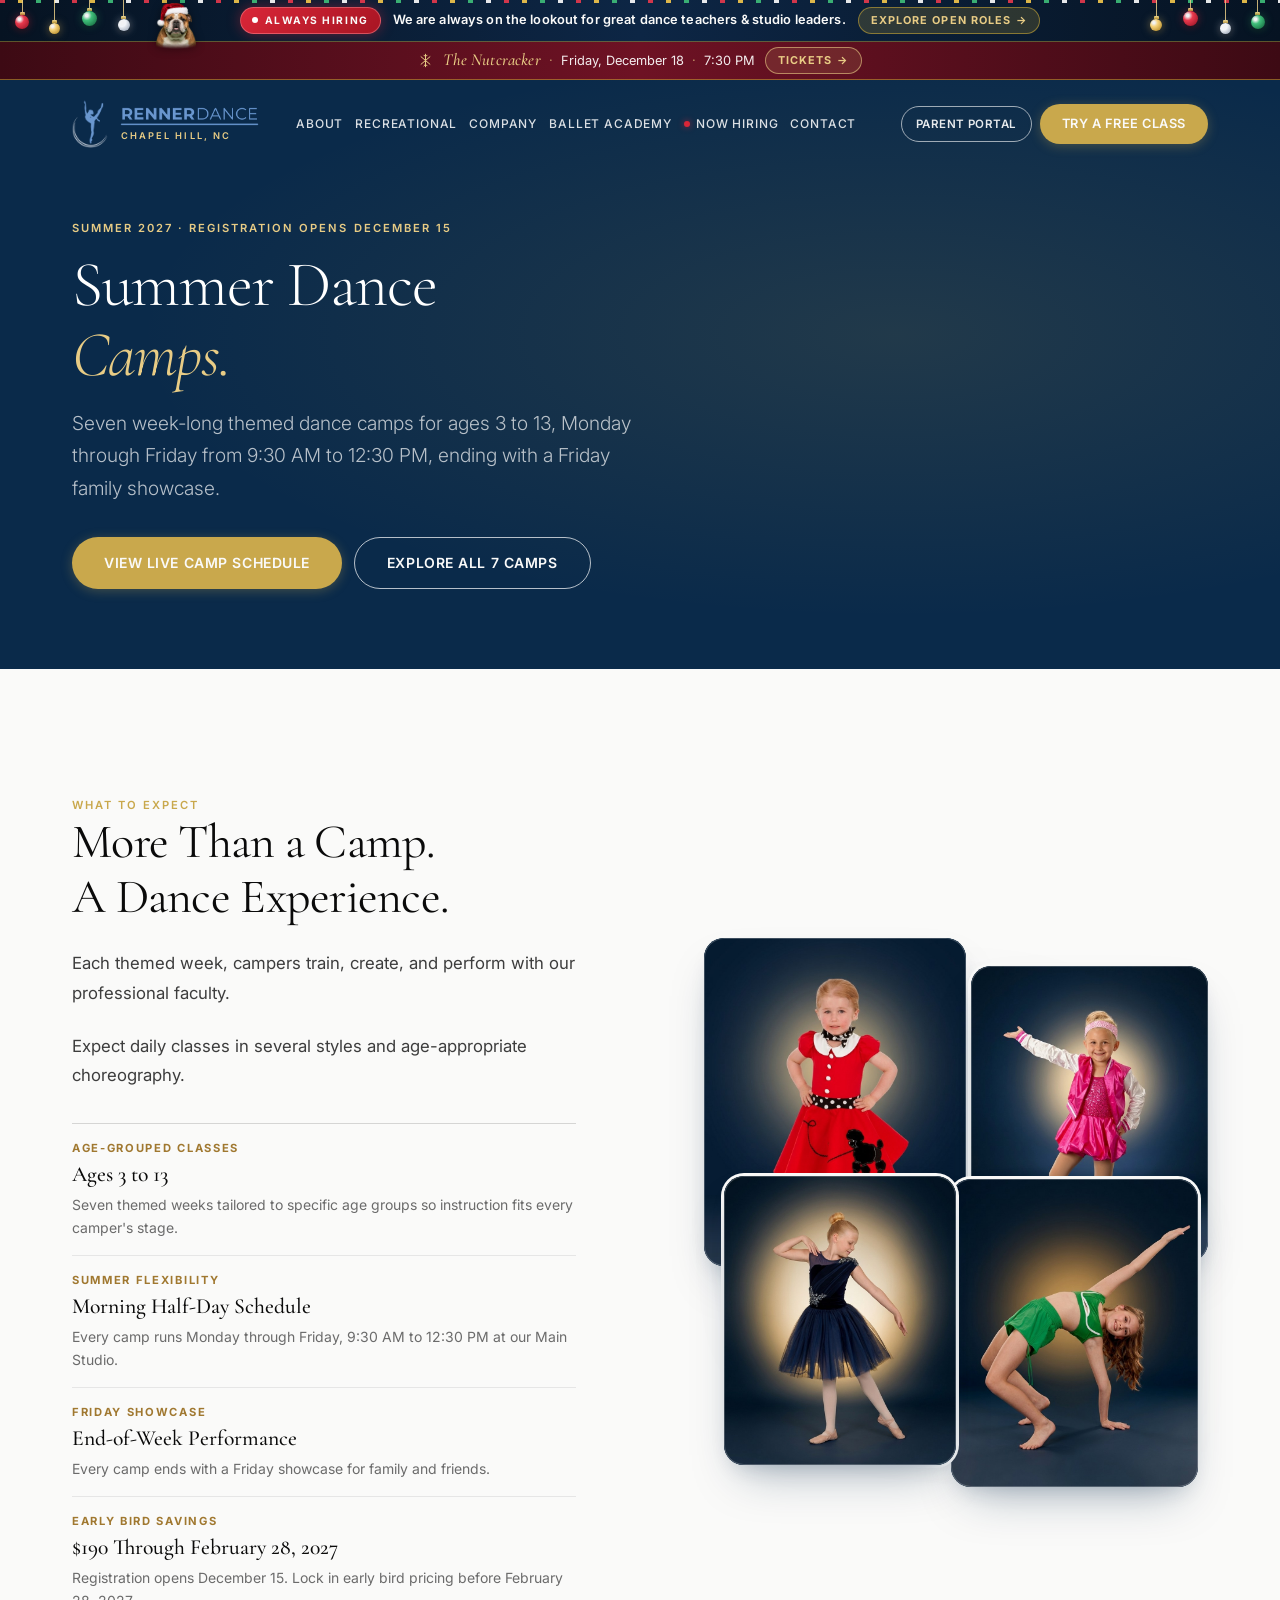
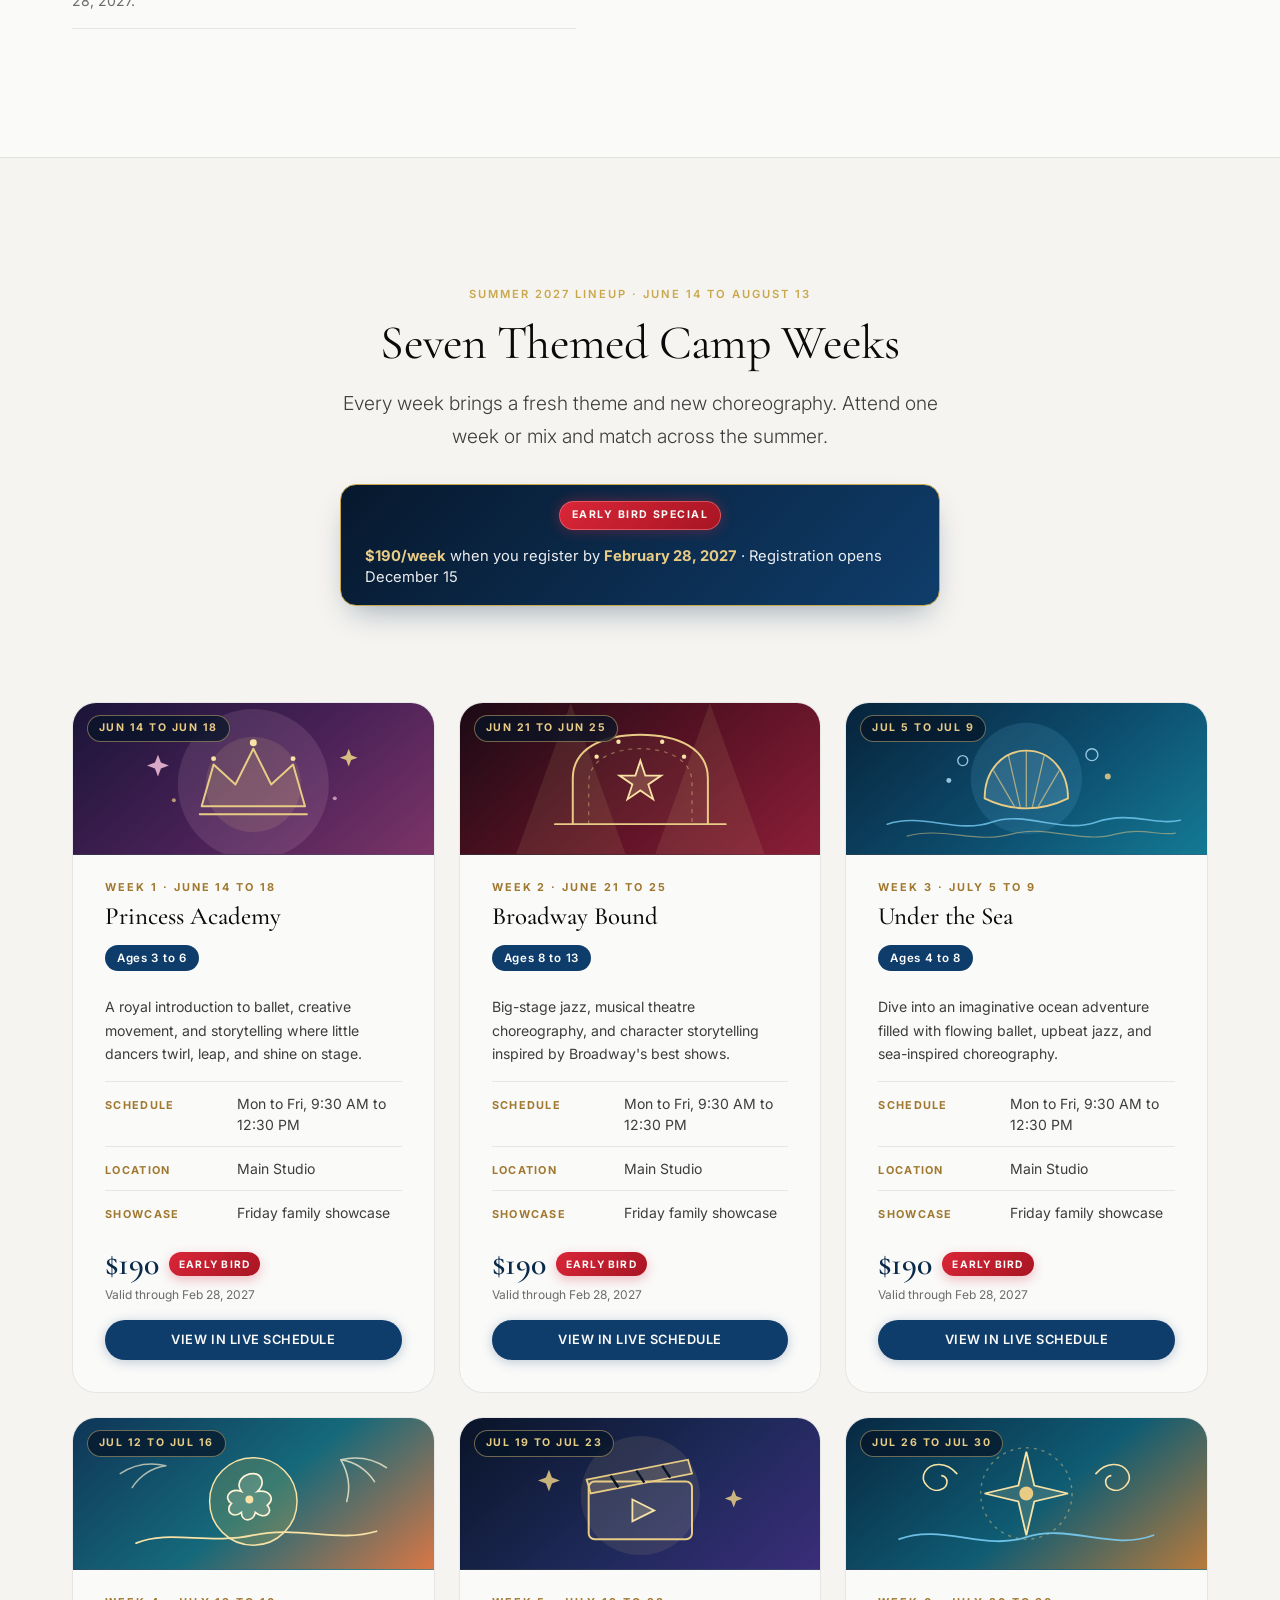
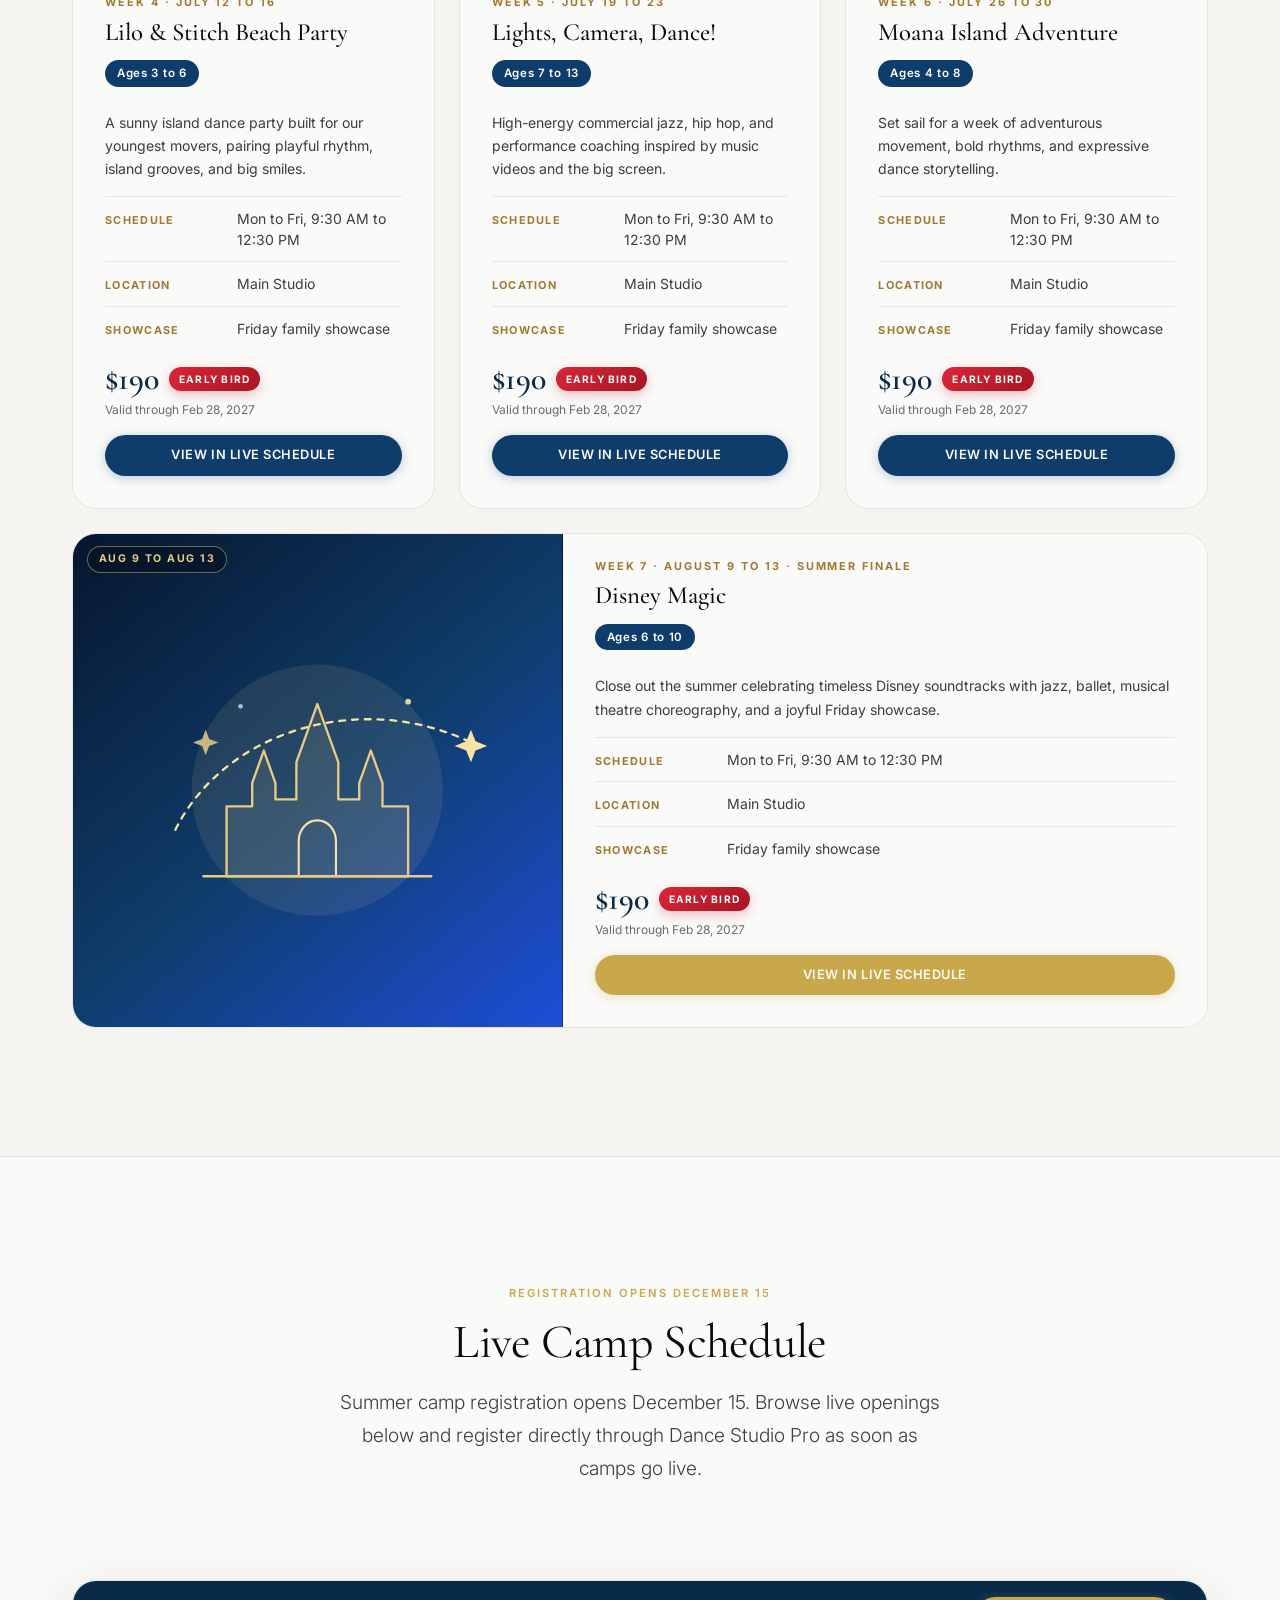
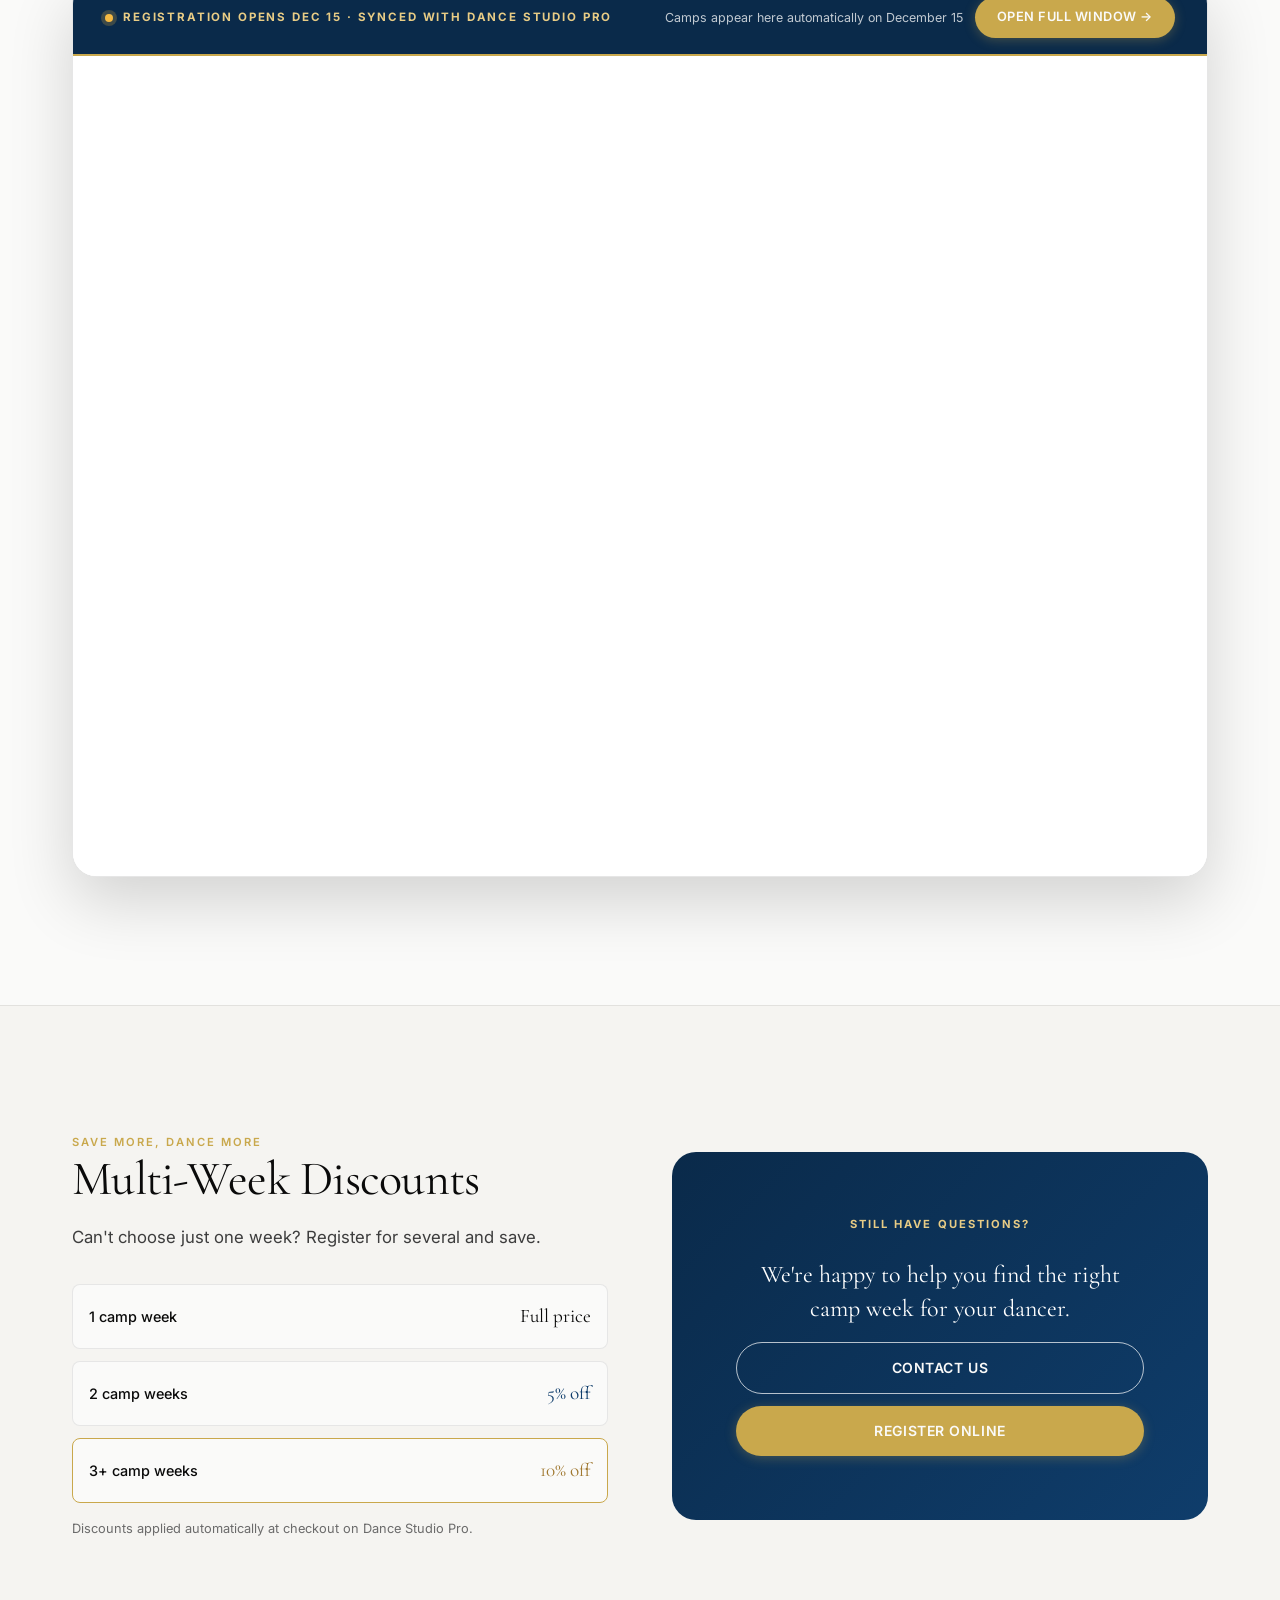
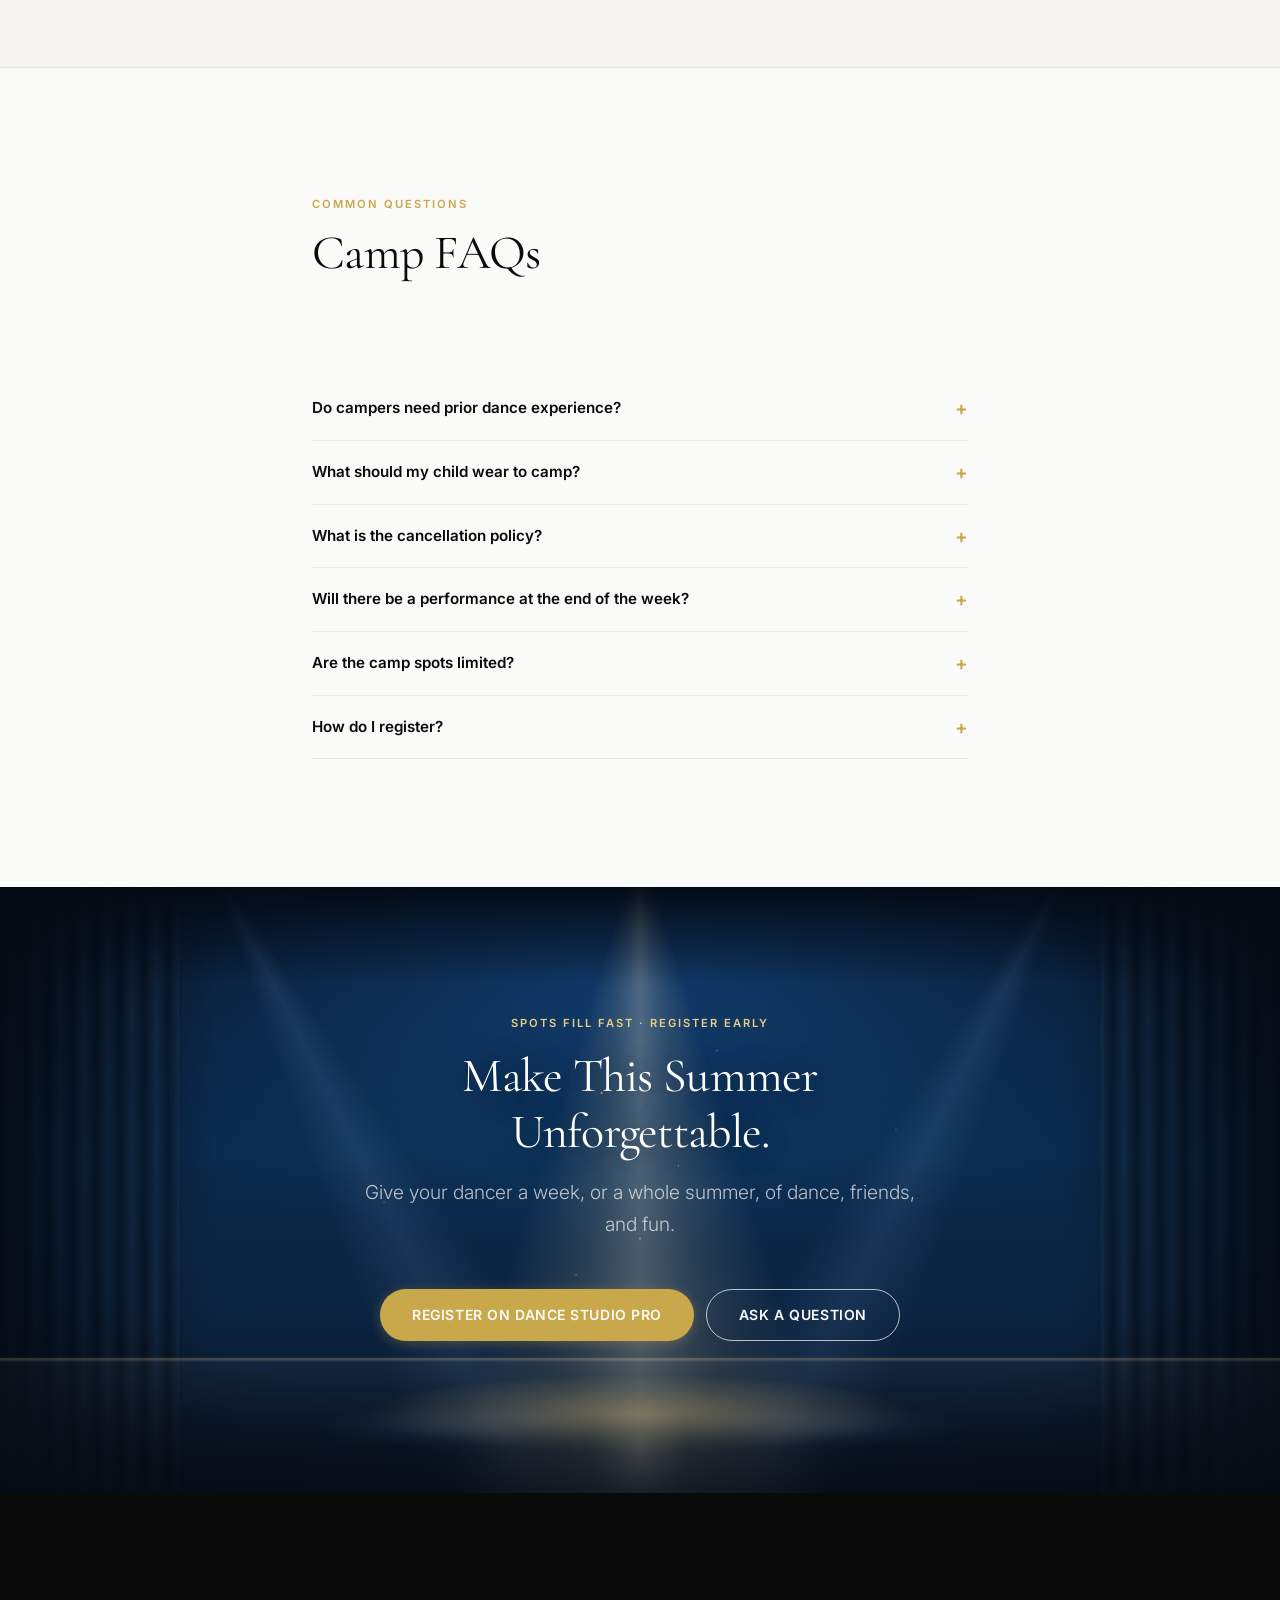
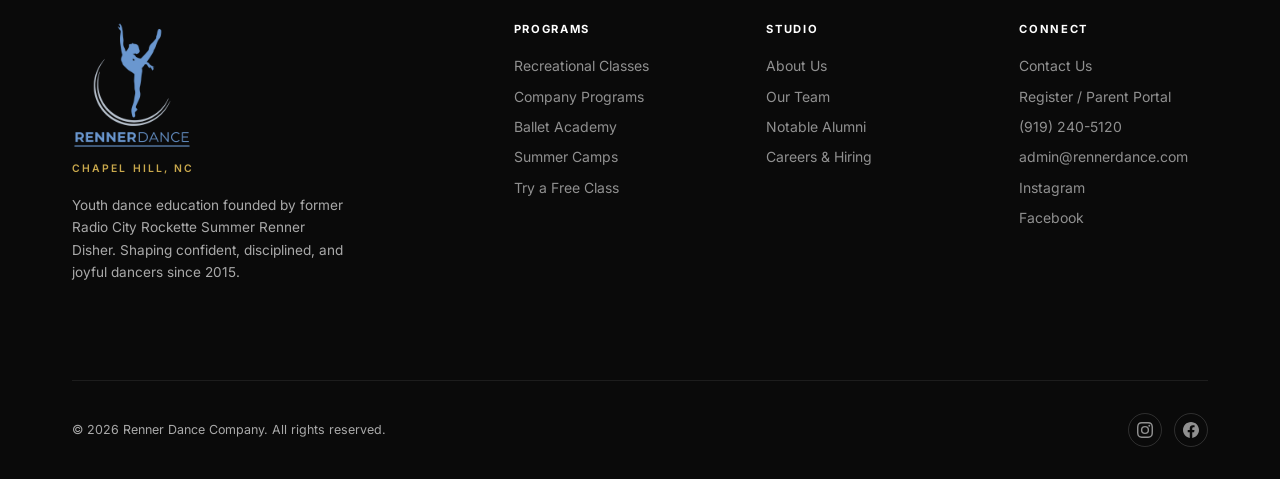
<file: summer-camps.html>
<!DOCTYPE html>
<html lang="en">
<head>
  <meta charset="UTF-8">
  <meta name="viewport" content="width=device-width, initial-scale=1.0">
  <meta name="theme-color" content="#0a2a4a">
  <title>Summer Dance Camps | Chapel Hill, NC | Renner Dance</title>
  <meta name="description" content="7 themed summer dance camps in Chapel Hill, NC for ages 3 to 13 (Jun 14 to Aug 13). Mon to Fri, 9:30 AM to 12:30 PM. Early bird pricing $190 through Feb 28.">
  <meta name="robots" content="index, follow, max-image-preview:large">
  <link rel="canonical" href="https://www.rennerdance.com/summer-camps.html">
  <!-- Open Graph -->
  <meta property="og:site_name" content="Renner Dance Company">
  <meta property="og:locale" content="en_US">
  <meta property="og:type" content="website">
  <meta property="og:title" content="Summer Dance Camps | Chapel Hill, NC | Renner Dance">
  <meta property="og:description" content="7 themed summer dance camps in Chapel Hill, NC for ages 3 to 13 (Jun 14 to Aug 13). Mon to Fri, 9:30 AM to 12:30 PM. Early bird pricing $190 through Feb 28.">
  <meta property="og:url" content="https://www.rennerdance.com/summer-camps.html">
  <meta property="og:image" content="https://www.rennerdance.com/images/rec-collage-4.jpg">
  <!-- Twitter Card -->
  <meta name="twitter:card" content="summary_large_image">
  <meta name="twitter:title" content="Summer Dance Camps | Chapel Hill, NC | Renner Dance">
  <meta name="twitter:description" content="7 themed summer dance camps in Chapel Hill, NC for ages 3 to 13 (Jun 14 to Aug 13). Mon to Fri, 9:30 AM to 12:30 PM. Early bird pricing $190 through Feb 28.">
  <meta name="twitter:image" content="https://www.rennerdance.com/images/rec-collage-4.jpg">
  <!-- Structured Data -->
  <script type="application/ld+json">
  {
    "@context": "https://schema.org",
    "@graph": [
      {
        "@type": "BreadcrumbList",
        "itemListElement": [
          {
            "@type": "ListItem",
            "position": 1,
            "name": "Home",
            "item": "https://www.rennerdance.com/"
          },
          {
            "@type": "ListItem",
            "position": 2,
            "name": "Summer Camps",
            "item": "https://www.rennerdance.com/summer-camps.html"
          }
        ]
      },
      {
        "@type": "FAQPage",
        "mainEntity": [
          {
            "@type": "Question",
            "name": "Do campers need prior dance experience?",
            "acceptedAnswer": {
              "@type": "Answer",
              "text": "No prior dance experience is required. Our summer camps welcome complete beginners as well as returning dancers."
            }
          },
          {
            "@type": "Question",
            "name": "What should my child wear to camp?",
            "acceptedAnswer": {
              "@type": "Answer",
              "text": "Form-fitting clothes (leggings or dance shorts and a fitted top) with hair pulled back. Dance shoes are ideal but not required on day one. We'll send details when you register."
            }
          },
          {
            "@type": "Question",
            "name": "What is the cancellation policy?",
            "acceptedAnswer": {
              "@type": "Answer",
              "text": "Registrations cancelled more than 14 days before the camp start date receive a full credit toward another camp week or class registration. Cancellations within 14 days are non-refundable but may be transferred to another week or another dancer in the same household."
            }
          },
          {
            "@type": "Question",
            "name": "Will there be a performance at the end of the week?",
            "acceptedAnswer": {
              "@type": "Answer",
              "text": "Yes. Every camp week ends with a mini showcase on Friday afternoon where campers perform what they learned. Family and friends are invited."
            }
          },
          {
            "@type": "Question",
            "name": "Are the camp spots limited?",
            "acceptedAnswer": {
              "@type": "Answer",
              "text": "Yes. Each week has capped enrollment so every dancer gets proper attention. We recommend registering early."
            }
          },
          {
            "@type": "Question",
            "name": "How do I register?",
            "acceptedAnswer": {
              "@type": "Answer",
              "text": "Through Dance Studio Pro, our online registration and payment platform. Click any \"Register on Dance Studio Pro\" button on this page."
            }
          }
        ]
      }
    ]
  }
  </script>
  <link rel="icon" type="image/png" href="images/favicon.png">
  <link rel="apple-touch-icon" href="images/favicon.png">
  <link rel="preconnect" href="https://fonts.googleapis.com">
  <link rel="preconnect" href="https://fonts.gstatic.com" crossorigin>
  <link rel="stylesheet" href="https://fonts.googleapis.com/css2?family=Cormorant+Garamond:ital,wght@0,300;0,400;0,500;0,600;0,700;1,300;1,400;1,500&amp;family=Inter:wght@300;400;500;600;700&amp;display=swap">
  <link rel="stylesheet" href="css/styles.css">
  <style>
    .camp-card {
      border-radius: var(--radius-xl);
      overflow: hidden;
      border: 1px solid var(--border);
      background: var(--white);
      display: flex;
      flex-direction: column;
      transition: all var(--dur-slow) var(--ease);
    }
    .camp-card:hover { transform: translateY(-5px); box-shadow: var(--shadow-xl); border-color: transparent; }
    .camp-card-art {
      height: 152px;
      position: relative;
      overflow: hidden;
      display: flex;
      align-items: center;
      justify-content: center;
      border-bottom: 1px solid rgba(255, 255, 255, 0.12);
    }
    .camp-card-art svg {
      width: 100%;
      height: 100%;
      display: block;
    }
    .camp-card-date-pill {
      position: absolute;
      top: 12px;
      left: 14px;
      padding: 4px 11px;
      border-radius: var(--radius-full);
      background: rgba(6, 20, 38, 0.72);
      backdrop-filter: blur(8px);
      -webkit-backdrop-filter: blur(8px);
      border: 1px solid rgba(232, 204, 133, 0.45);
      color: var(--gold-light);
      font-size: 0.66rem;
      font-weight: 700;
      letter-spacing: 0.14em;
      text-transform: uppercase;
    }
    .camp-card-header {
      padding: var(--space-5) var(--space-6) var(--space-3);
      position: relative;
    }
    .camp-card-week { font-size: 0.68rem; font-weight: 700; letter-spacing: 0.18em; text-transform: uppercase; color: var(--gold-dark); margin-bottom: 6px; }
    .camp-card-name { font-family: var(--font-display); font-size: 1.55rem; font-weight: 500; color: var(--ink); line-height: 1.2; margin-bottom: var(--space-3); }
    .camp-card-ages { display: inline-block; background: var(--blue); color: white; font-size: 0.72rem; font-weight: 600; letter-spacing: 0.06em; padding: 4px 12px; border-radius: var(--radius-full); margin-bottom: 0; }
    .camp-card-body { padding: var(--space-3) var(--space-6) var(--space-6); flex: 1; display: flex; flex-direction: column; }
    .camp-card-desc { font-size: 0.88rem; color: var(--ink-soft); line-height: 1.65; margin-bottom: var(--space-4); flex: 1; }
    .camp-earlybird-banner {
      margin: var(--space-6) auto 0;
      max-width: 780px;
      display: flex;
      align-items: center;
      justify-content: center;
      gap: var(--space-4);
      flex-wrap: wrap;
      padding: 16px 24px;
      border-radius: var(--radius-lg);
      background: linear-gradient(135deg, #07182d 0%, #0f3d6b 100%);
      border: 1.5px solid var(--gold);
      box-shadow: 0 14px 32px -12px rgba(10, 42, 74, 0.42);
      color: var(--white);
      text-align: left;
    }
    .camp-earlybird-pill {
      display: inline-flex;
      align-items: center;
      gap: 7px;
      padding: 5px 12px;
      border-radius: var(--radius-full);
      background: linear-gradient(135deg, #d92638 0%, #a81523 100%);
      border: 1px solid rgba(255, 148, 158, 0.45);
      box-shadow: 0 0 14px rgba(217, 38, 56, 0.42);
      color: var(--white);
      font-size: 0.66rem;
      font-weight: 700;
      letter-spacing: 0.14em;
      text-transform: uppercase;
      white-space: nowrap;
    }
    .camp-earlybird-copy {
      font-size: 0.92rem;
      line-height: 1.45;
      color: rgba(255, 255, 255, 0.92);
    }
    .camp-earlybird-copy strong {
      color: var(--gold-light);
      font-weight: 700;
    }
    .camp-price-row { display: flex; align-items: center; gap: 10px; flex-wrap: wrap; margin-bottom: 6px; }
    .camp-price { font-family: var(--font-display); font-size: 2rem; font-weight: 600; color: var(--blue-dark); line-height: 1; }
    .camp-early-badge {
      display: inline-flex;
      align-items: center;
      gap: 5px;
      background: linear-gradient(135deg, #d92638 0%, #a81523 100%);
      color: var(--white);
      font-size: 0.64rem;
      font-weight: 700;
      letter-spacing: 0.12em;
      text-transform: uppercase;
      padding: 4px 10px;
      border-radius: var(--radius-full);
      box-shadow: 0 4px 12px rgba(217, 38, 56, 0.28);
    }
    @media (max-width: 600px) {
      .camp-earlybird-banner {
        flex-direction: column;
        text-align: center;
        padding: 16px 18px;
        gap: 10px;
      }
    }
    .camp-price-note { font-size: 0.75rem; color: var(--ink-muted); margin-bottom: var(--space-4); line-height: 1.5; }
    .camp-card--featured {
      grid-column: 1 / -1;
      display: grid;
      grid-template-columns: minmax(0, 0.95fr) minmax(0, 1.25fr);
      align-items: stretch;
    }
    .camp-card--featured .camp-card-art {
      height: 100%;
      min-height: 280px;
      border-bottom: none;
      border-right: 1px solid var(--border);
    }
    .camp-card--featured-right {
      display: flex;
      flex-direction: column;
      justify-content: center;
    }
    @media (max-width: 900px) {
      .camp-card--featured {
        grid-template-columns: 1fr;
      }
      .camp-card--featured .camp-card-art {
        height: 168px;
        min-height: 168px;
        border-right: none;
        border-bottom: 1px solid rgba(255, 255, 255, 0.12);
      }
    }
    .faq-item { border-bottom: 1px solid var(--border); }
    .faq-item summary { padding: var(--space-4) 0; font-size: 0.95rem; font-weight: 600; color: var(--ink); cursor: pointer; list-style: none; display: flex; justify-content: space-between; align-items: center; }
    .faq-item summary::after { content: '+'; font-size: 1.2rem; color: var(--gold); transition: transform var(--dur-base) var(--ease); flex-shrink: 0; }
    .faq-item[open] summary::after { transform: rotate(45deg); }
    .faq-body { padding: 0 0 var(--space-4); font-size: 0.9rem; color: var(--ink-soft); line-height: 1.7; }
  </style>
</head>
<body class="has-hiring-topbar has-promo-bar">

  <!-- SEASONAL: Christmas ornaments. Delete this block (and the "SEASONAL" CSS) after the holidays. -->
  <div class="xmas-garland" aria-hidden="true">
    <span class="xmas-ornament xo-1 xo-red"><i></i></span>
    <span class="xmas-ornament xo-2 xo-gold"><i></i></span>
    <span class="xmas-ornament xo-3 xo-green"><i></i></span>
    <span class="xmas-ornament xo-4 xo-silver"><i></i></span>
    <span class="xmas-ornament xo-5 xo-gold"><i></i></span>
    <span class="xmas-ornament xo-6 xo-red"><i></i></span>
    <span class="xmas-ornament xo-7 xo-silver"><i></i></span>
    <span class="xmas-ornament xo-8 xo-green"><i></i></span>
    <span class="xmas-ornament xo-bulldog"><img src="images/xmas-bulldog.png" alt="English Bulldog in a Santa hat" width="189" height="220"></span>
  </div>


  <!-- ======================================================
       ALWAYS HIRING TOP BAR
  ====================================================== -->
  <a href="careers.html" class="hiring-topbar" aria-label="Renner Dance is always hiring. Explore open roles and apply.">
    <div class="hiring-topbar-inner">
      <span class="hiring-badge">
        <span class="hiring-badge-dot" aria-hidden="true"></span>
        Always Hiring
      </span>
      <span class="hiring-topbar-text hiring-topbar-text--desktop">
        <strong>We are always on the lookout for great dance teachers &amp; studio leaders.</strong>
      </span>
      <span class="hiring-topbar-text hiring-topbar-text--mobile">
        <strong>Hiring great teachers &amp; studio staff</strong>
      </span>
      <span class="hiring-topbar-cta">
        Explore Open Roles <span class="hiring-topbar-arrow" aria-hidden="true">&rarr;</span>
      </span>
    </div>
  </a>

  <!-- SEASONAL: The Nutcracker announcement bar. Delete after December 18. -->
  <a href="ballet-academy.html#nutcracker" class="promo-bar" aria-label="The Nutcracker: Friday, December 18 at 7:30 PM. View ticket information.">
    <span class="promo-bar-inner">
      <svg class="promo-bar-icon" viewBox="0 0 24 24" fill="none" stroke="currentColor" stroke-width="1.6" stroke-linecap="round" aria-hidden="true"><path d="M12 2v20M4.9 6l14.2 12M19.1 6 4.9 18M9.5 3.5 12 6l2.5-2.5M9.5 20.5 12 18l2.5 2.5"/></svg>
      <span class="promo-bar-text promo-bar-text--desktop"><strong>The Nutcracker</strong><span class="promo-bar-sep">&middot;</span>Friday, December 18<span class="promo-bar-sep">&middot;</span>7:30 PM</span>
      <span class="promo-bar-text promo-bar-text--mobile"><strong>The Nutcracker</strong><span class="promo-bar-sep">&middot;</span>Dec 18<span class="promo-bar-sep">&middot;</span>7:30 PM</span>
      <span class="promo-bar-cta">Tickets <span class="promo-bar-arrow" aria-hidden="true">&rarr;</span></span>
    </span>
  </a>

    <!-- ======================================================
       NAVIGATION
  ====================================================== -->
  <nav id="navbar" class="transparent" role="navigation" aria-label="Main navigation">
    <div class="container">
      <div class="nav-inner">
        <a href="index.html" class="nav-logo" aria-label="Renner Dance Company home">
          <img src="images/logo-mark-white.png" alt="" class="nav-logo-mark nav-logo--light" width="40" height="53">
          <img src="images/logo-mark-dark.png" alt="" class="nav-logo-mark nav-logo--dark" width="40" height="53">
          <div class="nav-logo-text">
            <img src="images/logo-wordmark-white.png" alt="Renner Dance" class="nav-logo-wordmark nav-logo--light" width="140" height="19">
            <img src="images/logo-wordmark-dark.png" alt="Renner Dance" class="nav-logo-wordmark nav-logo--dark" width="140" height="19">
            <span class="nav-logo-sub">Chapel Hill, NC</span>
          </div>
        </a>

        <div class="nav-links" role="menubar">
          <div class="nav-dropdown" role="menuitem">
            <a href="about.html" class="nav-link">About</a>
            <div class="nav-dropdown-menu">
              <a href="about.html#story" class="nav-dropdown-item">Our Story</a>
              <a href="about.html#mission" class="nav-dropdown-item">Mission &amp; Culture</a>
              <a href="about.html#accomplishments" class="nav-dropdown-item">Accomplishments</a>
              <a href="about.html#staff" class="nav-dropdown-item">Our Team</a>
              <a href="about.html#alumni" class="nav-dropdown-item">Notable Alumni</a>
              <a href="careers.html" class="nav-dropdown-item">Careers &amp; Hiring</a>
            </div>
          </div>
          <div class="nav-dropdown" role="menuitem">
            <a href="recreational.html" class="nav-link">Recreational</a>
            <div class="nav-dropdown-menu">
              <div class="nav-dropdown-group-label">Recreational Classes</div>
              <a href="recreational.html#overview" class="nav-dropdown-item">Overview</a>
              <a href="recreational.html#ballet" class="nav-dropdown-item">Ballet</a>
              <a href="recreational.html#jazz" class="nav-dropdown-item">Jazz</a>
              <a href="recreational.html#tap" class="nav-dropdown-item">Tap</a>
              <a href="recreational.html#hiphop" class="nav-dropdown-item">Hip Hop</a>
              <a href="recreational.html#acro" class="nav-dropdown-item">Acro</a>
              <a href="recreational.html#lyrical" class="nav-dropdown-item">Lyrical</a>
              <a href="recreational.html#combo" class="nav-dropdown-item">Combo Classes</a>
              <div class="nav-dropdown-divider"></div>
              <div class="nav-dropdown-group-label">Summer Programs</div>
              <a href="summer-camps.html" class="nav-dropdown-item nav-dropdown-item--camps">Summer Camps</a>
            </div>
          </div>
          <div class="nav-dropdown" role="menuitem">
            <a href="company.html" class="nav-link">Company</a>
            <div class="nav-dropdown-menu">
              <a href="company.html#overview" class="nav-dropdown-item">Overview</a>
              <a href="company.html#excel" class="nav-dropdown-item">Excel</a>
              <a href="company.html#extreme" class="nav-dropdown-item">Extreme</a>
              <a href="company.html#edge" class="nav-dropdown-item">Edge</a>
              <a href="company.html#elite" class="nav-dropdown-item">Elite</a>
            </div>
          </div>
          <a href="ballet-academy.html" class="nav-link" role="menuitem">Ballet Academy</a>
          <a href="careers.html" class="nav-link nav-link--hiring" role="menuitem"><span class="nav-hiring-dot" aria-hidden="true"></span>Now Hiring</a>
          <a href="contact.html" class="nav-link" role="menuitem">Contact</a>
        </div>

        <div class="nav-cta">
          <a href="https://app.gostudiopro.com/online/rennerdance" class="btn btn-portal btn-sm" target="_blank" rel="noopener" id="nav-portal-btn">Parent Portal</a>
          <a href="trial-class.html" class="btn btn-gold btn-sm" id="nav-cta-btn">Try a Free Class</a>
        </div>

        <button class="hamburger" id="hamburger" aria-label="Toggle mobile menu" aria-expanded="false">
          <span></span><span></span><span></span>
        </button>
      </div>
    </div>
  </nav>

  <!-- Mobile Nav -->
  <nav class="mobile-nav" id="mobileNav" aria-label="Mobile navigation">
    <a href="index.html" class="mobile-nav-link">Home</a>

    <div>
      <a href="about.html" class="mobile-nav-link">About</a>
      <a href="about.html#story" class="mobile-nav-sub">Our Story</a>
      <a href="about.html#mission" class="mobile-nav-sub">Mission &amp; Culture</a>
      <a href="about.html#accomplishments" class="mobile-nav-sub">Accomplishments</a>
      <a href="about.html#staff" class="mobile-nav-sub">Our Team</a>
      <a href="about.html#alumni" class="mobile-nav-sub">Notable Alumni</a>
    </div>

    <div>
      <a href="recreational.html" class="mobile-nav-link">Recreational Classes</a>
      <a href="recreational.html#overview" class="mobile-nav-sub">Overview</a>
      <a href="recreational.html#ballet" class="mobile-nav-sub">Ballet</a>
      <a href="recreational.html#jazz" class="mobile-nav-sub">Jazz</a>
      <a href="recreational.html#tap" class="mobile-nav-sub">Tap</a>
      <a href="recreational.html#hiphop" class="mobile-nav-sub">Hip Hop</a>
      <a href="recreational.html#acro" class="mobile-nav-sub">Acro</a>
      <a href="recreational.html#lyrical" class="mobile-nav-sub">Lyrical</a>
      <a href="recreational.html#combo" class="mobile-nav-sub">Combo Classes</a>
      <a href="summer-camps.html" class="mobile-nav-sub" style="color:var(--gold-dark);font-weight:600">Summer Camps</a>
    </div>

    <div>
      <a href="company.html" class="mobile-nav-link">Company Programs</a>
      <a href="company.html#overview" class="mobile-nav-sub">Overview</a>
      <a href="company.html#excel" class="mobile-nav-sub">Excel</a>
      <a href="company.html#extreme" class="mobile-nav-sub">Extreme</a>
      <a href="company.html#edge" class="mobile-nav-sub">Edge</a>
      <a href="company.html#elite" class="mobile-nav-sub">Elite</a>
    </div>

    <a href="ballet-academy.html" class="mobile-nav-link">Ballet Academy</a>
    <a href="careers.html" class="mobile-nav-link">Now Hiring</a>
    <a href="contact.html" class="mobile-nav-link">Contact</a>

    <div style="margin-top:var(--space-4);display:flex;flex-direction:column;gap:var(--space-3);padding-bottom:var(--space-8)">
      <a href="trial-class.html" class="btn btn-gold" style="justify-content:center">Try a Free Class</a>
      <a href="https://app.gostudiopro.com/online/rennerdance" class="btn btn-outline" target="_blank" rel="noopener" style="justify-content:center">Parent Portal / Register</a>
    </div>
  </nav>

  <main id="content">

    <!-- HERO -->
    <header class="page-header">
      <div class="container">
        <div class="page-header-content">
          <p class="overline">Summer 2027 &middot; Registration Opens December 15</p>
          <h1 class="display-2">Summer Dance<br><em style="color:var(--gold-light)">Camps.</em></h1>
          <p class="lead">Seven week-long themed dance camps for ages 3 to 13, Monday through Friday from 9:30 AM to 12:30 PM, ending with a Friday family showcase.</p>
          <div class="hero-actions" style="margin-top:var(--space-6)">
            <a href="#schedule" class="btn btn-gold" id="camps-hero-register">View Live Camp Schedule</a>
            <a href="#camp-weeks" class="btn btn-outline-white" id="camps-hero-view">Explore All 7 Camps</a>
          </div>
        </div>
      </div>
    </header>

    <!-- WHAT TO EXPECT -->
    <section class="section">
      <div class="container">
        <div class="grid-2col" style="display:grid;grid-template-columns:1fr 1fr;gap:var(--space-10);align-items:center">
          <div class="reveal-left">
            <p class="overline">What to Expect</p>
            <h2 class="heading-1" style="margin-bottom:var(--space-5)">More Than a Camp.<br>A Dance Experience.</h2>
            <p class="body-lg" style="margin-bottom:var(--space-5)">
              Each themed week, campers train, create, and perform with our professional faculty.
            </p>
            <p class="body-lg" style="margin-bottom:var(--space-6)">
              Expect daily classes in several styles and age-appropriate choreography.
            </p>
            <div class="why-editorial-list" style="margin-bottom:0">
              <div class="why-editorial-item">
                <span class="why-editorial-kicker">Age-Grouped Classes</span>
                <h3 class="why-editorial-title">Ages 3 to 13</h3>
                <p class="why-editorial-desc">Seven themed weeks tailored to specific age groups so instruction fits every camper's stage.</p>
              </div>
              <div class="why-editorial-item">
                <span class="why-editorial-kicker">Summer Flexibility</span>
                <h3 class="why-editorial-title">Morning Half-Day Schedule</h3>
                <p class="why-editorial-desc">Every camp runs Monday through Friday, 9:30 AM to 12:30 PM at our Main Studio.</p>
              </div>
              <div class="why-editorial-item">
                <span class="why-editorial-kicker">Friday Showcase</span>
                <h3 class="why-editorial-title">End-of-Week Performance</h3>
                <p class="why-editorial-desc">Every camp ends with a Friday showcase for family and friends.</p>
              </div>
              <div class="why-editorial-item">
                <span class="why-editorial-kicker">Early Bird Savings</span>
                <h3 class="why-editorial-title">$190 Through February 28, 2027</h3>
                <p class="why-editorial-desc">Registration opens December 15. Lock in early bird pricing before February 28, 2027.</p>
              </div>
            </div>
          </div>
          <div class="reveal-right">
            <div class="rec-collage" aria-label="Collage of Renner Dance summer camp dancers across tap, jazz, ballet, and acro">
              <figure class="rec-collage-item rec-collage-item--1">
                <img src="images/camp-collage-1.jpg" alt="Young Renner Dance tap dancer in a red poodle-skirt costume" width="400" height="500" loading="lazy">
              </figure>
              <figure class="rec-collage-item rec-collage-item--2">
                <img src="images/camp-collage-2.jpg" alt="Young Renner Dance jazz dancer in a pink satin varsity jacket costume" width="400" height="500" loading="lazy">
              </figure>
              <figure class="rec-collage-item rec-collage-item--3">
                <img src="images/camp-collage-3.jpg" alt="Renner Dance ballet student posing in a navy velvet tutu" width="400" height="500" loading="lazy">
              </figure>
              <figure class="rec-collage-item rec-collage-item--4">
                <img src="images/camp-collage-4.jpg" alt="Renner Dance acro student in a green costume performing a backbend bridge" width="400" height="500" loading="lazy">
              </figure>
            </div>
          </div>
        </div>
      </div>
    </section>

    <!-- CAMP WEEKS -->
    <section class="section section-surface" id="camp-weeks">
      <div class="container">
        <div class="section-header reveal">
          <p class="overline">Summer 2027 Lineup &middot; June 14 to August 13</p>
          <h2 class="heading-1">Seven Themed Camp Weeks</h2>
          <p class="lead">Every week brings a fresh theme and new choreography. Attend one week or mix and match across the summer.</p>
          <div class="camp-earlybird-banner">
            <span class="camp-earlybird-pill">Early Bird Special</span>
            <span class="camp-earlybird-copy"><strong>$190/week</strong> when you register by <strong>February 28, 2027</strong> &middot; Registration opens December 15</span>
          </div>
        </div>

        <div class="grid-3col" style="display:grid;grid-template-columns:repeat(3,1fr);gap:var(--space-5)">

          <!-- 1. Princess Academy (Jun 14 - Jun 18) -->
          <div class="camp-card reveal">
            <div class="camp-card-art" style="background:linear-gradient(140deg,#1a1438 0%,#4b2258 55%,#7c3467 100%)">
              <span class="camp-card-date-pill">Jun 14 to Jun 18</span>
              <svg viewBox="0 0 360 152" fill="none" xmlns="http://www.w3.org/2000/svg" aria-hidden="true">
                <circle cx="180" cy="82" r="76" fill="rgba(244,194,218,0.12)"/>
                <circle cx="180" cy="82" r="48" fill="rgba(232,204,133,0.12)"/>
                <path d="M128 104L140 62L162 82L180 46L198 82L220 62L232 104H128Z" stroke="#E8CC85" stroke-width="2" stroke-linejoin="round" fill="rgba(232,204,133,0.12)"/>
                <line x1="126" y1="112" x2="234" y2="112" stroke="#E8CC85" stroke-width="1.8" stroke-linecap="round"/>
                <circle cx="180" cy="40" r="3.5" fill="#F8E2A6"/>
                <circle cx="140" cy="56" r="2.5" fill="#F8E2A6"/>
                <circle cx="220" cy="56" r="2.5" fill="#F8E2A6"/>
                <path d="M84 52L87 60L95 63L87 66L84 74L81 66L73 63L81 60L84 52Z" fill="#F4C2DA" opacity="0.85"/>
                <path d="M276 46L278.5 52.5L285 55L278.5 57.5L276 64L273.5 57.5L267 55L273.5 52.5L276 46Z" fill="#E8CC85" opacity="0.9"/>
                <circle cx="262" cy="96" r="2" fill="#F4C2DA" opacity="0.7"/>
                <circle cx="100" cy="98" r="2" fill="#E8CC85" opacity="0.7"/>
              </svg>
            </div>
            <div class="camp-card-header">
              <div class="camp-card-week">Week 1 &middot; June 14 to 18</div>
              <div class="camp-card-name">Princess Academy</div>
              <div class="camp-card-ages">Ages 3 to 6</div>
            </div>
            <div class="camp-card-body">
              <p class="camp-card-desc">A royal introduction to ballet, creative movement, and storytelling where little dancers twirl, leap, and shine on stage.</p>
              <div class="level-spec-list" style="margin-bottom:var(--space-5)">
                <div class="level-spec-row"><span class="level-spec-label">Schedule</span><span class="level-spec-value">Mon to Fri, 9:30 AM to 12:30 PM</span></div>
                <div class="level-spec-row"><span class="level-spec-label">Location</span><span class="level-spec-value">Main Studio</span></div>
                <div class="level-spec-row"><span class="level-spec-label">Showcase</span><span class="level-spec-value">Friday family showcase</span></div>
              </div>
              <div class="camp-price-row">
                <span class="camp-price">$190</span>
                <span class="camp-early-badge">Early Bird</span>
              </div>
              <div class="camp-price-note">Valid through Feb 28, 2027</div>
              <a href="#schedule" class="btn btn-primary btn-sm" id="camp-princess-register" style="justify-content:center;width:100%">View in Live Schedule</a>
            </div>
          </div>

          <!-- 2. Broadway Bound (Jun 21 - Jun 25) -->
          <div class="camp-card reveal reveal-delay-1">
            <div class="camp-card-art" style="background:linear-gradient(140deg,#1a0a14 0%,#591224 52%,#8b1e38 100%)">
              <span class="camp-card-date-pill">Jun 21 to Jun 25</span>
              <svg viewBox="0 0 360 152" fill="none" xmlns="http://www.w3.org/2000/svg" aria-hidden="true">
                <polygon points="110,0 165,152 55,152" fill="rgba(232,204,133,0.1)"/>
                <polygon points="250,0 305,152 195,152" fill="rgba(232,204,133,0.1)"/>
                <path d="M112 122V76C112 46 142 32 180 32C218 32 248 46 248 76V122" stroke="#E8CC85" stroke-width="2" fill="rgba(232,204,133,0.06)"/>
                <path d="M128 122V80C128 58 151 46 180 46C209 46 232 58 232 80V122" stroke="rgba(232,204,133,0.45)" stroke-width="1.2" stroke-dasharray="4 5"/>
                <polygon points="180,58 185,73 201,73 188,82 193,97 180,88 167,97 172,82 159,73 175,73" stroke="#F8E2A6" stroke-width="1.8" fill="rgba(248,226,166,0.2)"/>
                <circle cx="136" cy="54" r="2.2" fill="#F8E2A6"/>
                <circle cx="158" cy="39" r="2.2" fill="#F8E2A6"/>
                <circle cx="202" cy="39" r="2.2" fill="#F8E2A6"/>
                <circle cx="224" cy="54" r="2.2" fill="#F8E2A6"/>
                <line x1="94" y1="122" x2="266" y2="122" stroke="#E8CC85" stroke-width="1.8" stroke-linecap="round"/>
              </svg>
            </div>
            <div class="camp-card-header">
              <div class="camp-card-week">Week 2 &middot; June 21 to 25</div>
              <div class="camp-card-name">Broadway Bound</div>
              <div class="camp-card-ages">Ages 8 to 13</div>
            </div>
            <div class="camp-card-body">
              <p class="camp-card-desc">Big-stage jazz, musical theatre choreography, and character storytelling inspired by Broadway's best shows.</p>
              <div class="level-spec-list" style="margin-bottom:var(--space-5)">
                <div class="level-spec-row"><span class="level-spec-label">Schedule</span><span class="level-spec-value">Mon to Fri, 9:30 AM to 12:30 PM</span></div>
                <div class="level-spec-row"><span class="level-spec-label">Location</span><span class="level-spec-value">Main Studio</span></div>
                <div class="level-spec-row"><span class="level-spec-label">Showcase</span><span class="level-spec-value">Friday family showcase</span></div>
              </div>
              <div class="camp-price-row">
                <span class="camp-price">$190</span>
                <span class="camp-early-badge">Early Bird</span>
              </div>
              <div class="camp-price-note">Valid through Feb 28, 2027</div>
              <a href="#schedule" class="btn btn-primary btn-sm" id="camp-broadway-register" style="justify-content:center;width:100%">View in Live Schedule</a>
            </div>
          </div>

          <!-- 3. Under the Sea (Jul 5 - Jul 9) -->
          <div class="camp-card reveal reveal-delay-2">
            <div class="camp-card-art" style="background:linear-gradient(140deg,#07233b 0%,#0d4d6e 55%,#147a94 100%)">
              <span class="camp-card-date-pill">Jul 5 to Jul 9</span>
              <svg viewBox="0 0 360 152" fill="none" xmlns="http://www.w3.org/2000/svg" aria-hidden="true">
                <circle cx="180" cy="76" r="56" fill="rgba(125,211,252,0.12)"/>
                <path d="M138 96C138 68 156 48 180 48C204 48 222 68 222 96C208 103 194 106 180 106C166 106 152 103 138 96Z" stroke="#E8CC85" stroke-width="1.8" fill="rgba(186,230,253,0.12)"/>
                <path d="M180 48V105M162 53L174 105M198 53L186 105M147 68L168 104M213 68L192 104" stroke="rgba(232,204,133,0.65)" stroke-width="1.3"/>
                <path d="M40 122C75 110 110 132 145 120C180 108 215 132 250 120C285 108 310 124 335 118" stroke="#7DD3FC" stroke-width="1.6" stroke-linecap="round" opacity="0.75"/>
                <path d="M60 134C95 124 130 142 165 132C200 122 235 142 270 132C295 125 315 134 330 131" stroke="#E8CC85" stroke-width="1.2" stroke-linecap="round" opacity="0.5"/>
                <circle cx="116" cy="58" r="5" stroke="#BAE6FD" stroke-width="1.4" opacity="0.8"/>
                <circle cx="246" cy="52" r="6" stroke="#BAE6FD" stroke-width="1.4" opacity="0.8"/>
                <circle cx="262" cy="74" r="3" fill="#E8CC85" opacity="0.85"/>
                <circle cx="102" cy="78" r="2.5" fill="#BAE6FD" opacity="0.8"/>
              </svg>
            </div>
            <div class="camp-card-header">
              <div class="camp-card-week">Week 3 &middot; July 5 to 9</div>
              <div class="camp-card-name">Under the Sea</div>
              <div class="camp-card-ages">Ages 4 to 8</div>
            </div>
            <div class="camp-card-body">
              <p class="camp-card-desc">Dive into an imaginative ocean adventure filled with flowing ballet, upbeat jazz, and sea-inspired choreography.</p>
              <div class="level-spec-list" style="margin-bottom:var(--space-5)">
                <div class="level-spec-row"><span class="level-spec-label">Schedule</span><span class="level-spec-value">Mon to Fri, 9:30 AM to 12:30 PM</span></div>
                <div class="level-spec-row"><span class="level-spec-label">Location</span><span class="level-spec-value">Main Studio</span></div>
                <div class="level-spec-row"><span class="level-spec-label">Showcase</span><span class="level-spec-value">Friday family showcase</span></div>
              </div>
              <div class="camp-price-row">
                <span class="camp-price">$190</span>
                <span class="camp-early-badge">Early Bird</span>
              </div>
              <div class="camp-price-note">Valid through Feb 28, 2027</div>
              <a href="#schedule" class="btn btn-primary btn-sm" id="camp-sea-register" style="justify-content:center;width:100%">View in Live Schedule</a>
            </div>
          </div>

          <!-- 4. Lilo & Stitch Beach Party (Jul 12 - Jul 16) -->
          <div class="camp-card reveal">
            <div class="camp-card-art" style="background:linear-gradient(140deg,#0f3557 0%,#15697a 52%,#d97745 100%)">
              <span class="camp-card-date-pill">Jul 12 to Jul 16</span>
              <svg viewBox="0 0 360 152" fill="none" xmlns="http://www.w3.org/2000/svg" aria-hidden="true">
                <circle cx="180" cy="84" r="44" fill="rgba(253,224,71,0.16)" stroke="#F8E2A6" stroke-width="1.5"/>
                <path d="M180 56C188 56 193 66 184 74C195 72 203 80 194 88C201 95 191 103 182 95C180 105 168 105 168 95C159 102 151 93 158 86C149 80 157 70 168 74C161 64 171 56 180 56Z" stroke="#FFF4D6" stroke-width="1.7" fill="rgba(255,244,214,0.15)"/>
                <circle cx="176" cy="82" r="4" fill="#F8E2A6"/>
                <path d="M62 126C95 112 135 128 180 118C225 108 265 126 304 114" stroke="#F8E2A6" stroke-width="1.8" stroke-linecap="round"/>
                <path d="M268 42C282 44 294 52 302 64M268 42C286 38 302 42 314 50M268 42C276 56 278 70 274 84" stroke="rgba(255,244,214,0.75)" stroke-width="1.6" stroke-linecap="round"/>
                <path d="M92 48C78 50 66 58 58 70M92 48C74 44 58 48 46 56" stroke="rgba(255,244,214,0.65)" stroke-width="1.5" stroke-linecap="round"/>
              </svg>
            </div>
            <div class="camp-card-header">
              <div class="camp-card-week">Week 4 &middot; July 12 to 16</div>
              <div class="camp-card-name">Lilo &amp; Stitch Beach Party</div>
              <div class="camp-card-ages">Ages 3 to 6</div>
            </div>
            <div class="camp-card-body">
              <p class="camp-card-desc">A sunny island dance party built for our youngest movers, pairing playful rhythm, island grooves, and big smiles.</p>
              <div class="level-spec-list" style="margin-bottom:var(--space-5)">
                <div class="level-spec-row"><span class="level-spec-label">Schedule</span><span class="level-spec-value">Mon to Fri, 9:30 AM to 12:30 PM</span></div>
                <div class="level-spec-row"><span class="level-spec-label">Location</span><span class="level-spec-value">Main Studio</span></div>
                <div class="level-spec-row"><span class="level-spec-label">Showcase</span><span class="level-spec-value">Friday family showcase</span></div>
              </div>
              <div class="camp-price-row">
                <span class="camp-price">$190</span>
                <span class="camp-early-badge">Early Bird</span>
              </div>
              <div class="camp-price-note">Valid through Feb 28, 2027</div>
              <a href="#schedule" class="btn btn-primary btn-sm" id="camp-beach-register" style="justify-content:center;width:100%">View in Live Schedule</a>
            </div>
          </div>

          <!-- 5. Lights, Camera, Dance! (Jul 19 - Jul 23) -->
          <div class="camp-card reveal reveal-delay-1">
            <div class="camp-card-art" style="background:linear-gradient(140deg,#091428 0%,#1e2959 55%,#3b2d7a 100%)">
              <span class="camp-card-date-pill">Jul 19 to Jul 23</span>
              <svg viewBox="0 0 360 152" fill="none" xmlns="http://www.w3.org/2000/svg" aria-hidden="true">
                <circle cx="180" cy="78" r="60" fill="rgba(232,204,133,0.1)"/>
                <rect x="128" y="64" width="104" height="58" rx="6" stroke="#E8CC85" stroke-width="2" fill="rgba(255,255,255,0.05)"/>
                <path d="M126 62L228 42L232 56L130 76L126 62Z" stroke="#E8CC85" stroke-width="1.8" fill="rgba(232,204,133,0.16)"/>
                <line x1="150" y1="58" x2="158" y2="70" stroke="#091428" stroke-width="2.5"/>
                <line x1="176" y1="53" x2="184" y2="65" stroke="#091428" stroke-width="2.5"/>
                <line x1="202" y1="48" x2="210" y2="60" stroke="#091428" stroke-width="2.5"/>
                <polygon points="172,82 194,93 172,104" stroke="#F8E2A6" stroke-width="1.8" fill="rgba(248,226,166,0.22)"/>
                <path d="M88 52L91 60L99 63L91 66L88 74L85 66L77 63L85 60L88 52Z" fill="#E8CC85" opacity="0.85"/>
                <path d="M274 72L276.5 78.5L283 81L276.5 83.5L274 90L271.5 83.5L265 81L271.5 78.5L274 72Z" fill="#E8CC85" opacity="0.85"/>
              </svg>
            </div>
            <div class="camp-card-header">
              <div class="camp-card-week">Week 5 &middot; July 19 to 23</div>
              <div class="camp-card-name">Lights, Camera, Dance!</div>
              <div class="camp-card-ages">Ages 7 to 13</div>
            </div>
            <div class="camp-card-body">
              <p class="camp-card-desc">High-energy commercial jazz, hip hop, and performance coaching inspired by music videos and the big screen.</p>
              <div class="level-spec-list" style="margin-bottom:var(--space-5)">
                <div class="level-spec-row"><span class="level-spec-label">Schedule</span><span class="level-spec-value">Mon to Fri, 9:30 AM to 12:30 PM</span></div>
                <div class="level-spec-row"><span class="level-spec-label">Location</span><span class="level-spec-value">Main Studio</span></div>
                <div class="level-spec-row"><span class="level-spec-label">Showcase</span><span class="level-spec-value">Friday family showcase</span></div>
              </div>
              <div class="camp-price-row">
                <span class="camp-price">$190</span>
                <span class="camp-early-badge">Early Bird</span>
              </div>
              <div class="camp-price-note">Valid through Feb 28, 2027</div>
              <a href="#schedule" class="btn btn-primary btn-sm" id="camp-camera-register" style="justify-content:center;width:100%">View in Live Schedule</a>
            </div>
          </div>

          <!-- 6. Moana Island Adventure (Jul 26 - Jul 30) -->
          <div class="camp-card reveal reveal-delay-2">
            <div class="camp-card-art" style="background:linear-gradient(140deg,#082842 0%,#0f5c73 55%,#b87a3b 100%)">
              <span class="camp-card-date-pill">Jul 26 to Jul 30</span>
              <svg viewBox="0 0 360 152" fill="none" xmlns="http://www.w3.org/2000/svg" aria-hidden="true">
                <circle cx="180" cy="76" r="46" stroke="rgba(232,204,133,0.45)" stroke-width="1.4" stroke-dasharray="3 5"/>
                <path d="M180 34L188 68L222 76L188 84L180 118L172 84L138 76L172 68L180 34Z" stroke="#F8E2A6" stroke-width="1.8" fill="rgba(248,226,166,0.16)"/>
                <circle cx="180" cy="76" r="7" fill="#E8CC85"/>
                <path d="M52 122C94 106 138 134 180 120C222 106 266 134 308 118" stroke="#7DD3FC" stroke-width="1.8" stroke-linecap="round" opacity="0.85"/>
                <path d="M250 56C260 44 276 44 282 54C288 64 276 76 266 72C258 69 258 60 265 58" stroke="#F8E2A6" stroke-width="1.6" stroke-linecap="round"/>
                <path d="M110 56C100 44 84 44 78 54C72 64 84 76 94 72C102 69 102 60 95 58" stroke="#F8E2A6" stroke-width="1.6" stroke-linecap="round"/>
              </svg>
            </div>
            <div class="camp-card-header">
              <div class="camp-card-week">Week 6 &middot; July 26 to 30</div>
              <div class="camp-card-name">Moana Island Adventure</div>
              <div class="camp-card-ages">Ages 4 to 8</div>
            </div>
            <div class="camp-card-body">
              <p class="camp-card-desc">Set sail for a week of adventurous movement, bold rhythms, and expressive dance storytelling.</p>
              <div class="level-spec-list" style="margin-bottom:var(--space-5)">
                <div class="level-spec-row"><span class="level-spec-label">Schedule</span><span class="level-spec-value">Mon to Fri, 9:30 AM to 12:30 PM</span></div>
                <div class="level-spec-row"><span class="level-spec-label">Location</span><span class="level-spec-value">Main Studio</span></div>
                <div class="level-spec-row"><span class="level-spec-label">Showcase</span><span class="level-spec-value">Friday family showcase</span></div>
              </div>
              <div class="camp-price-row">
                <span class="camp-price">$190</span>
                <span class="camp-early-badge">Early Bird</span>
              </div>
              <div class="camp-price-note">Valid through Feb 28, 2027</div>
              <a href="#schedule" class="btn btn-primary btn-sm" id="camp-moana-register" style="justify-content:center;width:100%">View in Live Schedule</a>
            </div>
          </div>

          <!-- 7. Disney Magic (Aug 9 - Aug 13) - Balanced Full-Width Finale Card -->
          <div class="camp-card camp-card--featured reveal">
            <div class="camp-card-art" style="background:linear-gradient(140deg,#07162e 0%,#0f3d6b 52%,#1d4ed8 100%)">
              <span class="camp-card-date-pill">Aug 9 to Aug 13</span>
              <svg viewBox="0 0 420 280" fill="none" xmlns="http://www.w3.org/2000/svg" aria-hidden="true">
                <circle cx="210" cy="148" r="108" fill="rgba(232,204,133,0.1)"/>
                <path d="M88 182C132 94 252 62 344 108" stroke="#F8E2A6" stroke-width="2" stroke-dasharray="5 6" stroke-linecap="round"/>
                <path d="M342 96L346 106L356 110L346 114L342 124L338 114L328 110L338 106L342 96Z" fill="#F8E2A6"/>
                <!-- Fairytale castle silhouette in fine gold linework -->
                <path d="M132 222V162H154V142L164 114L174 142V156H192V124L210 74L228 124V156H246V142L256 114L266 142V162H288V222H132Z" stroke="#E8CC85" stroke-width="2" stroke-linejoin="round" fill="rgba(232,204,133,0.1)"/>
                <path d="M194 222V192C194 182 201 174 210 174C219 174 226 182 226 192V222" stroke="#F8E2A6" stroke-width="1.8"/>
                <line x1="112" y1="222" x2="308" y2="222" stroke="#E8CC85" stroke-width="2" stroke-linecap="round"/>
                <path d="M114 96L117 104L125 107L117 110L114 118L111 110L103 107L111 104L114 96Z" fill="#E8CC85" opacity="0.85"/>
                <circle cx="288" cy="72" r="2.5" fill="#F8E2A6" opacity="0.9"/>
                <circle cx="144" cy="76" r="2" fill="#BAE6FD" opacity="0.8"/>
              </svg>
            </div>
            <div class="camp-card--featured-right">
              <div class="camp-card-header">
                <div class="camp-card-week">Week 7 &middot; August 9 to 13 &middot; Summer Finale</div>
                <div class="camp-card-name">Disney Magic</div>
                <div class="camp-card-ages">Ages 6 to 10</div>
              </div>
              <div class="camp-card-body">
                <p class="camp-card-desc">Close out the summer celebrating timeless Disney soundtracks with jazz, ballet, musical theatre choreography, and a joyful Friday showcase.</p>
                <div class="level-spec-list" style="margin-bottom:var(--space-5)">
                  <div class="level-spec-row"><span class="level-spec-label">Schedule</span><span class="level-spec-value">Mon to Fri, 9:30 AM to 12:30 PM</span></div>
                  <div class="level-spec-row"><span class="level-spec-label">Location</span><span class="level-spec-value">Main Studio</span></div>
                  <div class="level-spec-row"><span class="level-spec-label">Showcase</span><span class="level-spec-value">Friday family showcase</span></div>
                </div>
                <div class="camp-price-row">
                  <span class="camp-price">$190</span>
                  <span class="camp-early-badge">Early Bird</span>
                </div>
                <div class="camp-price-note">Valid through Feb 28, 2027</div>
                <a href="#schedule" class="btn btn-gold btn-sm" id="camp-disney-register" style="justify-content:center;width:100%">View in Live Schedule</a>
              </div>
            </div>
          </div>

        </div>
      </div>
    </section>

    <!-- LIVE CAMP SCHEDULE (DANCE STUDIO PRO EMBED) -->
    <section class="section" id="schedule" aria-labelledby="camp-schedule-heading">
      <div class="container">
        <div class="section-header reveal">
          <p class="overline">Registration Opens December 15</p>
          <h2 class="heading-1" id="camp-schedule-heading">Live Camp Schedule</h2>
          <p class="lead">Summer camp registration opens December 15. Browse live openings below and register directly through Dance Studio Pro as soon as camps go live.</p>
        </div>

        <div class="dsp-schedule-shell reveal">
          <div class="dsp-schedule-toolbar">
            <div class="dsp-schedule-status">
              <span class="dsp-schedule-dot dsp-schedule-dot--soon" aria-hidden="true"></span>
              <span>Registration Opens Dec 15 &middot; Synced with Dance Studio Pro</span>
            </div>
            <div class="dsp-schedule-toolbar-actions">
              <span class="dsp-schedule-hint">Camps appear here automatically on December 15</span>
              <a href="https://app.gostudiopro.com/apps/api_classes.php?id=zaqlxajd29jd25583fe7ec2db409jasdklj21dx5583fe7ec2e2c&amp;s=221089" id="dsp-camp-schedule-external" class="btn btn-gold btn-sm" target="_blank" rel="noopener">Open Full Window &rarr;</a>
            </div>
          </div>
          <div class="dsp-schedule-frame-wrap">
            <iframe
              id="dsp-camp-schedule-iframe"
              class="dsp-schedule-iframe"
              title="Renner Dance Live Summer Camp Schedule"
              loading="lazy"
              referrerpolicy="no-referrer-when-downgrade"
            ></iframe>
          </div>
        </div>

        <script>
          (function () {
            var DESKTOP_URL = "https://app.gostudiopro.com/apps/api_classes.php?id=zaqlxajd29jd25583fe7ec2db409jasdklj21dx5583fe7ec2e2c&s=221089";
            var MOBILE_URL = "https://app.gostudiopro.com/apps/api_classes_resp.php?id=zaqlxajd29jd25583fe7ec2db409jasdklj21dx5583fe7ec2e2c&s=221089";
            var iframe = document.getElementById("dsp-camp-schedule-iframe");
            var extLink = document.getElementById("dsp-camp-schedule-external");
            if (!iframe) return;

            var mq = window.matchMedia("(max-width: 768px)");
            function syncScheduleSource() {
              var targetUrl = mq.matches ? MOBILE_URL : DESKTOP_URL;
              if (iframe.getAttribute("src") !== targetUrl) {
                iframe.setAttribute("src", targetUrl);
              }
              if (extLink) {
                extLink.setAttribute("href", targetUrl);
              }
            }

            syncScheduleSource();
            if (mq.addEventListener) {
              mq.addEventListener("change", syncScheduleSource);
            } else if (mq.addListener) {
              mq.addListener(syncScheduleSource);
            }
          })();
        </script>
      </div>
    </section>

    <!-- MULTI-WEEK DISCOUNT -->
    <section class="section section-surface">
      <div class="container">
        <div class="grid-2col" style="display:grid;grid-template-columns:1fr 1fr;gap:var(--space-8);align-items:center">
          <div class="reveal-left">
            <p class="overline">Save More, Dance More</p>
            <h2 class="heading-1" style="margin-bottom:var(--space-4)">Multi-Week Discounts</h2>
            <p class="body-lg" style="margin-bottom:var(--space-6)">Can't choose just one week? Register for several and save.</p>
            <div style="display:flex;flex-direction:column;gap:var(--space-3)">
              <div style="display:flex;justify-content:space-between;align-items:center;padding:var(--space-4);background:var(--white);border-radius:var(--radius-md);border:1px solid var(--border)">
                <span style="font-size:0.9rem;font-weight:500">1 camp week</span>
                <span style="font-family:var(--font-display);font-size:1.2rem;color:var(--ink)">Full price</span>
              </div>
              <div style="display:flex;justify-content:space-between;align-items:center;padding:var(--space-4);background:var(--white);border-radius:var(--radius-md);border:1px solid var(--border)">
                <span style="font-size:0.9rem;font-weight:500">2 camp weeks</span>
                <span style="font-family:var(--font-display);font-size:1.2rem;color:var(--blue)">5% off</span>
              </div>
              <div style="display:flex;justify-content:space-between;align-items:center;padding:var(--space-4);background:var(--white);border-radius:var(--radius-md);border:1px solid var(--gold)">
                <span style="font-size:0.9rem;font-weight:500">3+ camp weeks</span>
                <span style="font-family:var(--font-display);font-size:1.2rem;color:var(--gold-dark)">10% off</span>
              </div>
            </div>
            <p style="font-size:0.8rem;color:var(--ink-muted);margin-top:var(--space-4)">Discounts applied automatically at checkout on Dance Studio Pro.</p>
          </div>
          <div class="reveal-right">
            <div style="background:linear-gradient(135deg,var(--blue-dark),var(--blue));border-radius:var(--radius-xl);padding:var(--space-8);color:white;text-align:center">
              <p style="font-size:0.7rem;font-weight:700;letter-spacing:0.18em;text-transform:uppercase;color:var(--gold-light);margin-bottom:var(--space-5)">Still Have Questions?</p>
              <p style="font-family:var(--font-display);font-size:1.5rem;color:white;line-height:1.4;margin-bottom:var(--space-4)">We're happy to help you find the right camp week for your dancer.</p>
              <a href="contact.html" class="btn btn-outline-white" id="camps-contact-link" style="margin-bottom:var(--space-3);width:100%;justify-content:center">Contact Us</a>
              <a href="https://app.gostudiopro.com/online/rennerdance" class="btn btn-gold" target="_blank" rel="noopener" id="camps-dsp-link" style="width:100%;justify-content:center">Register Online</a>
            </div>
          </div>
        </div>
      </div>
    </section>

    <!-- FAQs -->
    <section class="section">
      <div class="container" style="max-width:720px">
        <div class="section-header reveal" style="text-align:left;max-width:none">
          <p class="overline">Common Questions</p>
          <h2 class="heading-1">Camp FAQs</h2>
        </div>
        <div class="reveal">
          <details class="faq-item">
            <summary>Do campers need prior dance experience?</summary>
            <p class="faq-body">No prior dance experience is required. Our summer camps welcome complete beginners as well as returning dancers.</p>
          </details>
          <details class="faq-item">
            <summary>What should my child wear to camp?</summary>
            <p class="faq-body">Form-fitting clothes (leggings or dance shorts and a fitted top) with hair pulled back. Dance shoes are ideal but not required on day one. We'll send details when you register.</p>
          </details>
          <details class="faq-item">
            <summary>What is the cancellation policy?</summary>
            <p class="faq-body">Registrations cancelled more than 14 days before the camp start date receive a full credit toward another camp week or class registration. Cancellations within 14 days are non-refundable but may be transferred to another week or another dancer in the same household.</p>
          </details>
          <details class="faq-item">
            <summary>Will there be a performance at the end of the week?</summary>
            <p class="faq-body">Yes. Every camp week ends with a mini showcase on Friday afternoon where campers perform what they learned. Family and friends are invited.</p>
          </details>
          <details class="faq-item">
            <summary>Are the camp spots limited?</summary>
            <p class="faq-body">Yes. Each week has capped enrollment so every dancer gets proper attention. We recommend registering early.</p>
          </details>
          <details class="faq-item">
            <summary>How do I register?</summary>
            <p class="faq-body">Through Dance Studio Pro, our online registration and payment platform. Click any "Register on Dance Studio Pro" button on this page.</p>
          </details>
        </div>
      </div>
    </section>

    <!-- CTA -->
    <section class="cta-section">
      <div class="container">
        <div class="cta-content reveal">
          <p class="overline" style="color:var(--gold-light)">Spots Fill Fast &middot; Register Early</p>
          <h2 class="heading-1 text-white">Make This Summer Unforgettable.</h2>
          <p class="lead" style="color:rgba(255,255,255,0.7)">Give your dancer a week, or a whole summer, of dance, friends, and fun.</p>
          <div class="cta-actions">
            <a href="https://app.gostudiopro.com/online/rennerdance" class="btn btn-gold" target="_blank" rel="noopener" id="camps-cta-register">Register on Dance Studio Pro</a>
            <a href="contact.html" class="btn btn-outline-white" id="camps-cta-contact">Ask a Question</a>
          </div>
        </div>
      </div>
    </section>

  </main>

<footer role="contentinfo">
    <div class="container">
      <div class="footer-grid">
        <div>
          <img src="images/logo-white.png" alt="Renner Dance Company" class="footer-brand-logo" width="600" height="640" loading="lazy">
          <div class="footer-brand-sub">Chapel Hill, NC</div>
          <p class="footer-brand-desc">
            Youth dance education founded by former Radio City Rockette Summer Renner Disher. Shaping confident, disciplined, and joyful dancers since 2015.
          </p>
        </div>
        <div>
          <div class="footer-col-title">Programs</div>
          <nav class="footer-links" aria-label="Programs">
            <a href="recreational.html" class="footer-link">Recreational Classes</a>
            <a href="company.html" class="footer-link">Company Programs</a>
            <a href="ballet-academy.html" class="footer-link">Ballet Academy</a>
            <a href="summer-camps.html" class="footer-link">Summer Camps</a>
            <a href="trial-class.html" class="footer-link">Try a Free Class</a>
          </nav>
        </div>
        <div>
          <div class="footer-col-title">Studio</div>
          <nav class="footer-links" aria-label="Studio pages">
            <a href="about.html" class="footer-link">About Us</a>
            <a href="about.html#staff" class="footer-link">Our Team</a>
            <a href="about.html#alumni" class="footer-link">Notable Alumni</a>
            <a href="careers.html" class="footer-link">Careers &amp; Hiring</a>
          </nav>
        </div>
        <div>
          <div class="footer-col-title">Connect</div>
          <nav class="footer-links" aria-label="Contact and social">
            <a href="contact.html" class="footer-link">Contact Us</a>
            <a href="https://app.gostudiopro.com/online/rennerdance" class="footer-link" target="_blank" rel="noopener">Register / Parent Portal</a>
            <a href="tel:+19192405120" class="footer-link">(919) 240-5120</a>
            <a href="mailto:admin@rennerdance.com" class="footer-link">admin@rennerdance.com</a>
            <a href="https://www.instagram.com/rennerdance" class="footer-link" target="_blank" rel="noopener">Instagram</a>
            <a href="https://www.facebook.com/rennerdance" class="footer-link" target="_blank" rel="noopener">Facebook</a>
          </nav>
        </div>
      </div>
      <div class="footer-bottom">
        <span>© 2026 Renner Dance Company. All rights reserved.</span>
        <div class="footer-socials">
          <a href="https://www.instagram.com/rennerdance" class="footer-social" target="_blank" rel="noopener" aria-label="Follow us on Instagram">
            <svg width="16" height="16" viewBox="0 0 24 24" fill="currentColor" aria-hidden="true"><path d="M12 2.163c3.204 0 3.584.012 4.85.07 3.252.148 4.771 1.691 4.919 4.919.058 1.265.069 1.645.069 4.849 0 3.205-.012 3.584-.069 4.849-.149 3.225-1.664 4.771-4.919 4.919-1.266.058-1.644.07-4.85.07-3.204 0-3.584-.012-4.849-.07-3.26-.149-4.771-1.699-4.919-4.92-.058-1.265-.07-1.644-.07-4.849 0-3.204.013-3.583.07-4.849.149-3.227 1.664-4.771 4.919-4.919 1.266-.057 1.645-.069 4.849-.069zM12 0C8.741 0 8.333.014 7.053.072 2.695.272.273 2.69.073 7.052.014 8.333 0 8.741 0 12c0 3.259.014 3.668.072 4.948.2 4.358 2.618 6.78 6.98 6.98C8.333 23.986 8.741 24 12 24c3.259 0 3.668-.014 4.948-.072 4.354-.2 6.782-2.618 6.979-6.98.059-1.28.073-1.689.073-4.948 0-3.259-.014-3.667-.072-4.947-.196-4.354-2.617-6.78-6.979-6.98C15.668.014 15.259 0 12 0zm0 5.838a6.162 6.162 0 100 12.324 6.162 6.162 0 000-12.324zM12 16a4 4 0 110-8 4 4 0 010 8zm6.406-11.845a1.44 1.44 0 100 2.881 1.44 1.44 0 000-2.881z"/></svg>
          </a>
          <a href="https://www.facebook.com/rennerdance" class="footer-social" target="_blank" rel="noopener" aria-label="Follow us on Facebook">
            <svg width="16" height="16" viewBox="0 0 24 24" fill="currentColor" aria-hidden="true"><path d="M24 12.073c0-6.627-5.373-12-12-12s-12 5.373-12 12c0 5.99 4.388 10.954 10.125 11.854v-8.385H7.078v-3.47h3.047V9.43c0-3.007 1.792-4.669 4.533-4.669 1.312 0 2.686.235 2.686.235v2.953H15.83c-1.491 0-1.956.925-1.956 1.874v2.25h3.328l-.532 3.47h-2.796v8.385C19.612 23.027 24 18.062 24 12.073z"/></svg>
          </a>
        </div>
      </div>
    </div>
  </footer>

  <script src="js/main.js"></script>
</body>
</html>
</file>
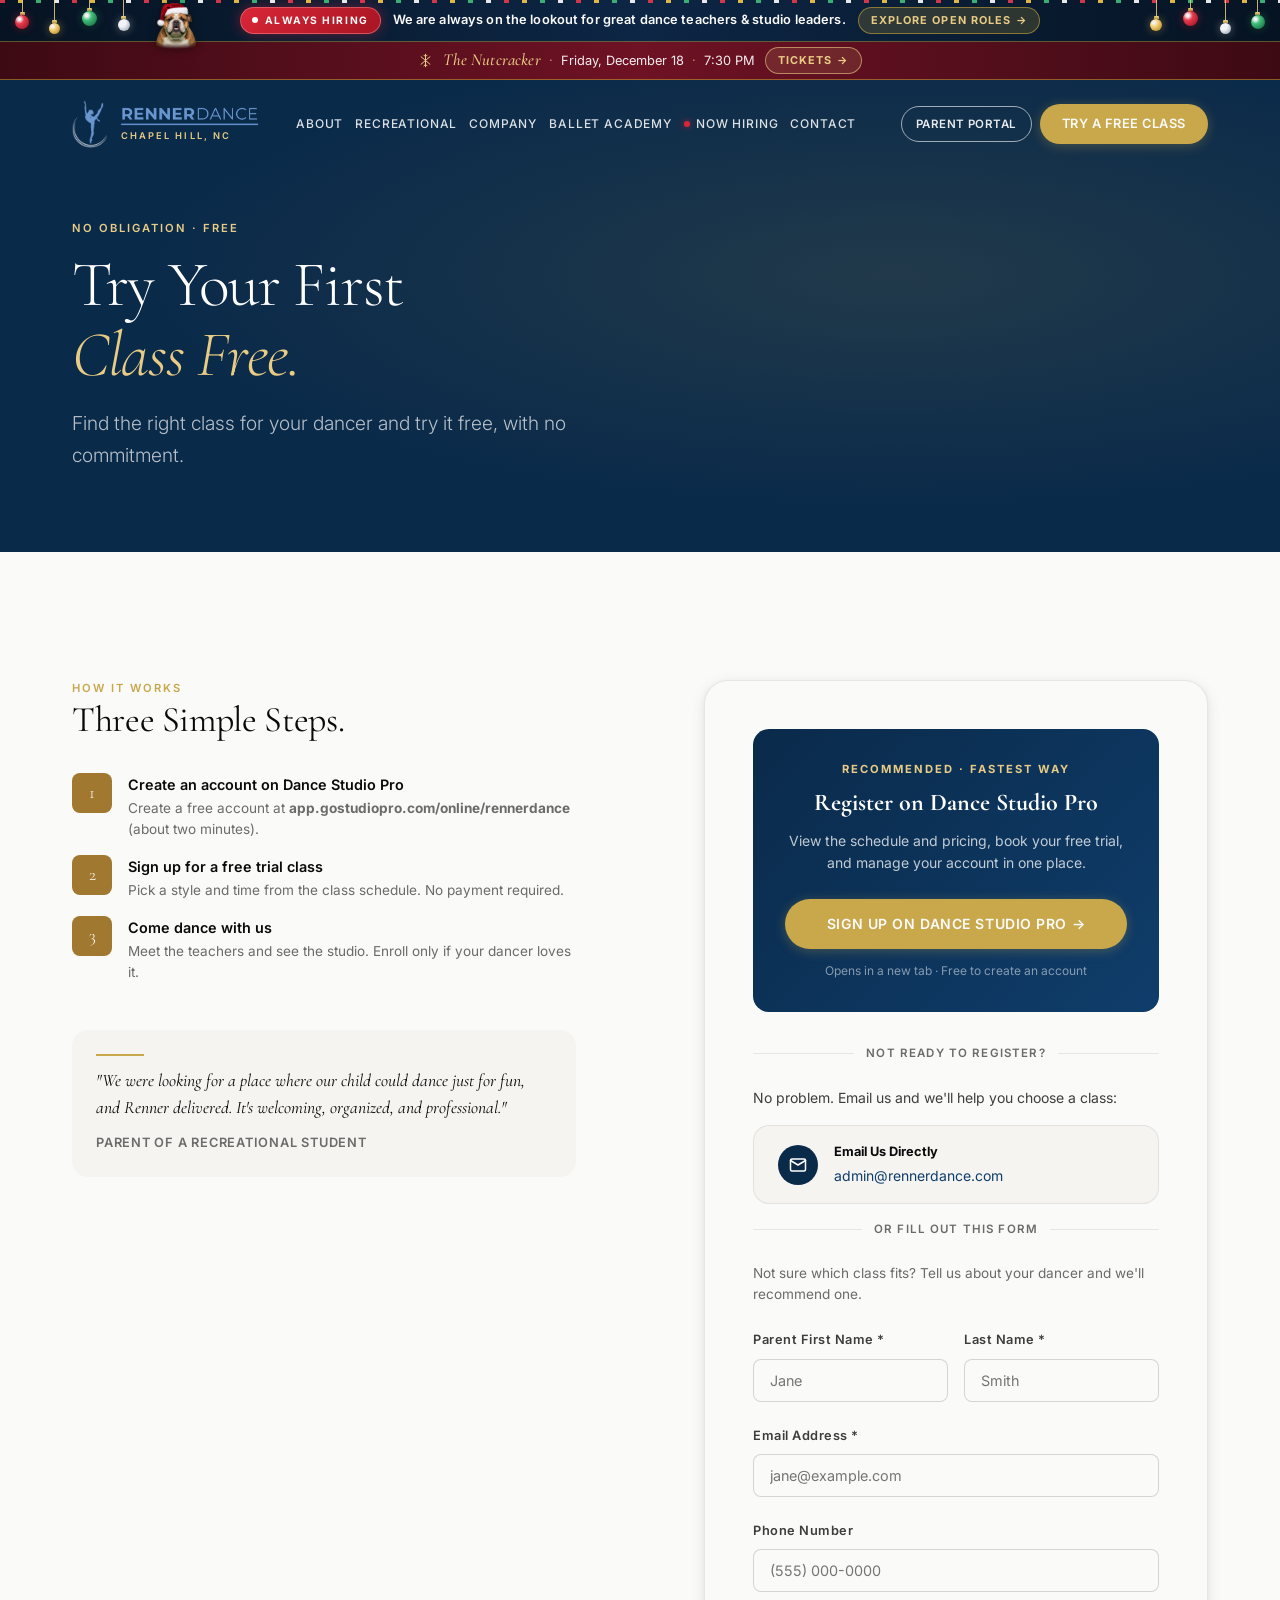
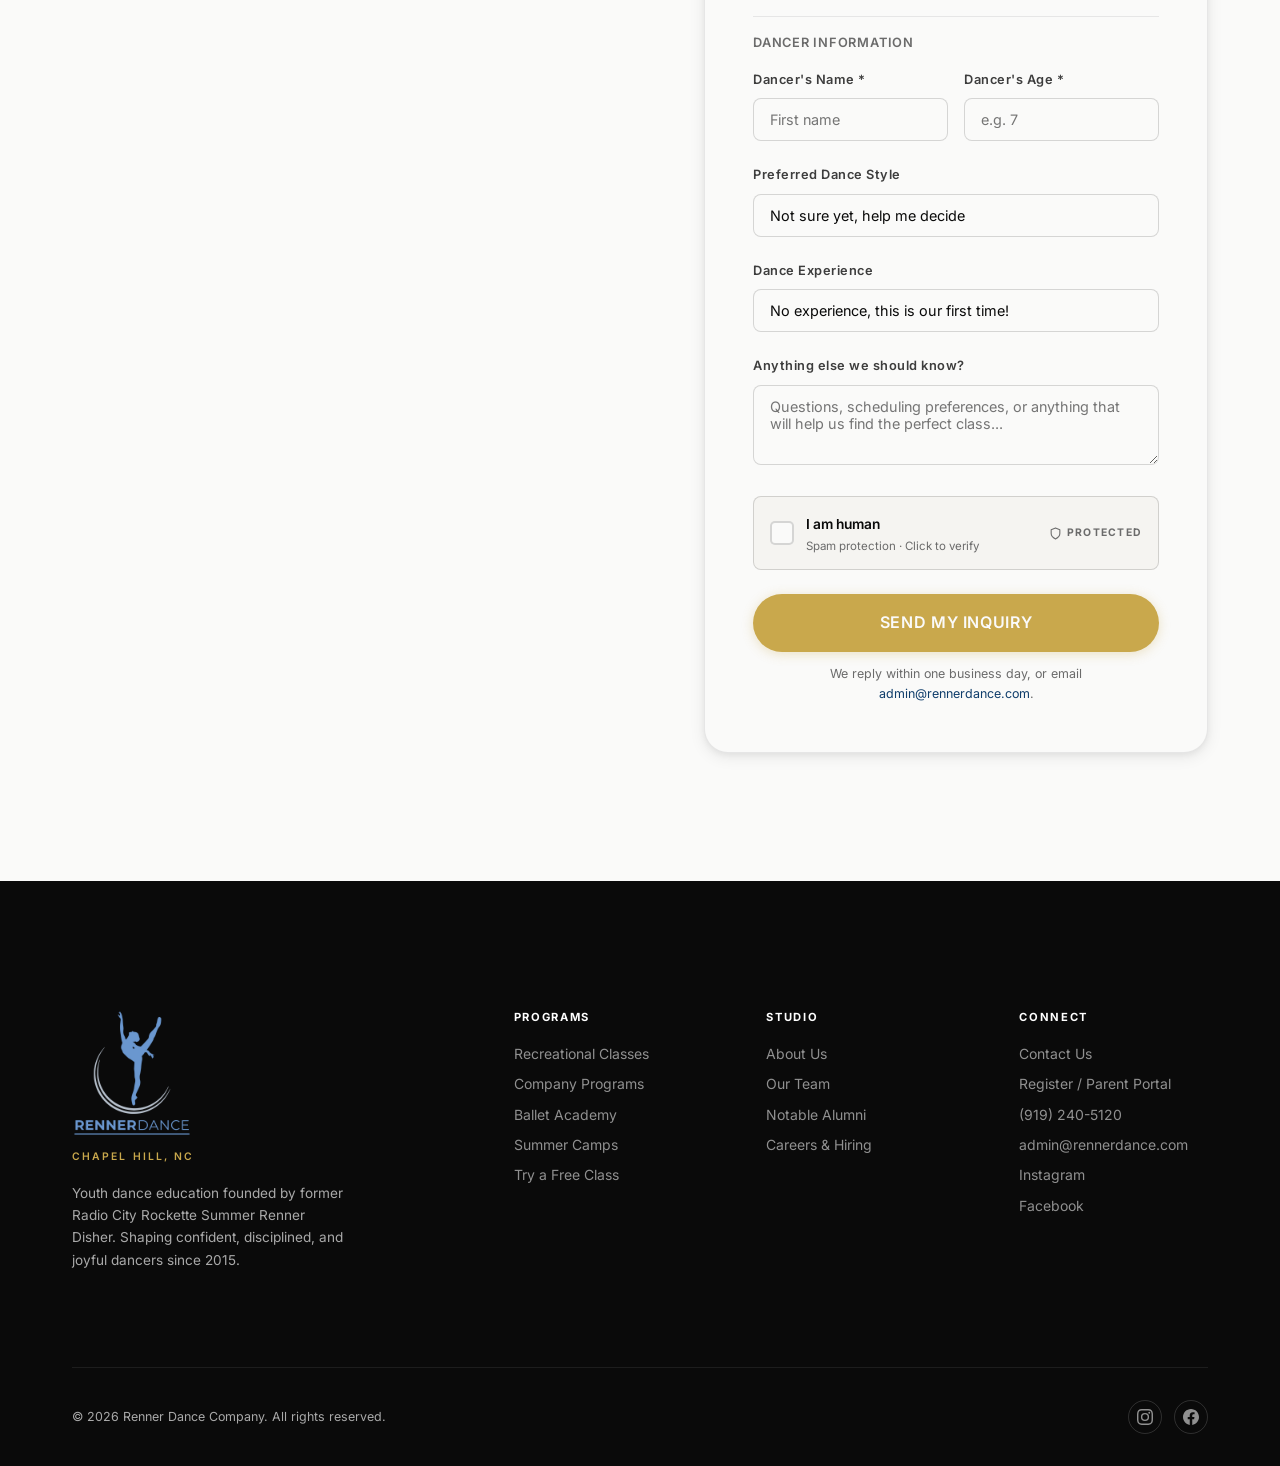
<file: trial-class.html>
<!DOCTYPE html>
<html lang="en">
<head>
  <meta charset="UTF-8">
  <meta name="viewport" content="width=device-width, initial-scale=1.0">
  <meta name="theme-color" content="#0a2a4a">
  <title>Try a Free Dance Class | Chapel Hill, NC | Renner Dance</title>
  <meta name="description" content="Book a free trial dance class for your child in Chapel Hill, NC. No obligation or pressure. Experience Ballet, Jazz, Tap, Hip Hop, Acro, or Combo classes.">
  <meta name="robots" content="index, follow, max-image-preview:large">
  <link rel="canonical" href="https://www.rennerdance.com/trial-class.html">
  <!-- Open Graph -->
  <meta property="og:site_name" content="Renner Dance Company">
  <meta property="og:locale" content="en_US">
  <meta property="og:type" content="website">
  <meta property="og:title" content="Try a Free Dance Class | Chapel Hill, NC | Renner Dance">
  <meta property="og:description" content="Book a free trial dance class for your child in Chapel Hill, NC. No obligation or pressure. Experience Ballet, Jazz, Tap, Hip Hop, Acro, or Combo classes.">
  <meta property="og:url" content="https://www.rennerdance.com/trial-class.html">
  <meta property="og:image" content="https://www.rennerdance.com/images/home-recreational-classes.jpg">
  <!-- Twitter Card -->
  <meta name="twitter:card" content="summary_large_image">
  <meta name="twitter:title" content="Try a Free Dance Class | Chapel Hill, NC | Renner Dance">
  <meta name="twitter:description" content="Book a free trial dance class for your child in Chapel Hill, NC. No obligation or pressure. Experience Ballet, Jazz, Tap, Hip Hop, Acro, or Combo classes.">
  <meta name="twitter:image" content="https://www.rennerdance.com/images/home-recreational-classes.jpg">
  <!-- Structured Data -->
  <script type="application/ld+json">
  {
    "@context": "https://schema.org",
    "@graph": [
      {
        "@type": "BreadcrumbList",
        "itemListElement": [
          {
            "@type": "ListItem",
            "position": 1,
            "name": "Home",
            "item": "https://www.rennerdance.com/"
          },
          {
            "@type": "ListItem",
            "position": 2,
            "name": "Try a Free Class",
            "item": "https://www.rennerdance.com/trial-class.html"
          }
        ]
      },
      {
        "@type": "WebPage",
        "name": "Try a Free Dance Class at Renner Dance Company",
        "url": "https://www.rennerdance.com/trial-class.html"
      }
    ]
  }
  </script>
  <link rel="icon" type="image/png" href="images/favicon.png">
  <link rel="apple-touch-icon" href="images/favicon.png">
  <link rel="preconnect" href="https://fonts.googleapis.com">
  <link rel="preconnect" href="https://fonts.gstatic.com" crossorigin>
  <link rel="stylesheet" href="https://fonts.googleapis.com/css2?family=Cormorant+Garamond:ital,wght@0,300;0,400;0,500;0,600;0,700;1,300;1,400;1,500&amp;family=Inter:wght@300;400;500;600;700&amp;display=swap">
  <link rel="stylesheet" href="css/styles.css">
</head>
<body class="has-hiring-topbar has-promo-bar">

  <!-- SEASONAL: Christmas ornaments. Delete this block (and the "SEASONAL" CSS) after the holidays. -->
  <div class="xmas-garland" aria-hidden="true">
    <span class="xmas-ornament xo-1 xo-red"><i></i></span>
    <span class="xmas-ornament xo-2 xo-gold"><i></i></span>
    <span class="xmas-ornament xo-3 xo-green"><i></i></span>
    <span class="xmas-ornament xo-4 xo-silver"><i></i></span>
    <span class="xmas-ornament xo-5 xo-gold"><i></i></span>
    <span class="xmas-ornament xo-6 xo-red"><i></i></span>
    <span class="xmas-ornament xo-7 xo-silver"><i></i></span>
    <span class="xmas-ornament xo-8 xo-green"><i></i></span>
    <span class="xmas-ornament xo-bulldog"><img src="images/xmas-bulldog.png" alt="English Bulldog in a Santa hat" width="189" height="220"></span>
  </div>


  <!-- ======================================================
       ALWAYS HIRING TOP BAR
  ====================================================== -->
  <a href="careers.html" class="hiring-topbar" aria-label="Renner Dance is always hiring. Explore open roles and apply.">
    <div class="hiring-topbar-inner">
      <span class="hiring-badge">
        <span class="hiring-badge-dot" aria-hidden="true"></span>
        Always Hiring
      </span>
      <span class="hiring-topbar-text hiring-topbar-text--desktop">
        <strong>We are always on the lookout for great dance teachers &amp; studio leaders.</strong>
      </span>
      <span class="hiring-topbar-text hiring-topbar-text--mobile">
        <strong>Hiring great teachers &amp; studio staff</strong>
      </span>
      <span class="hiring-topbar-cta">
        Explore Open Roles <span class="hiring-topbar-arrow" aria-hidden="true">&rarr;</span>
      </span>
    </div>
  </a>

  <!-- SEASONAL: The Nutcracker announcement bar. Delete after December 18. -->
  <a href="ballet-academy.html#nutcracker" class="promo-bar" aria-label="The Nutcracker: Friday, December 18 at 7:30 PM. View ticket information.">
    <span class="promo-bar-inner">
      <svg class="promo-bar-icon" viewBox="0 0 24 24" fill="none" stroke="currentColor" stroke-width="1.6" stroke-linecap="round" aria-hidden="true"><path d="M12 2v20M4.9 6l14.2 12M19.1 6 4.9 18M9.5 3.5 12 6l2.5-2.5M9.5 20.5 12 18l2.5 2.5"/></svg>
      <span class="promo-bar-text promo-bar-text--desktop"><strong>The Nutcracker</strong><span class="promo-bar-sep">&middot;</span>Friday, December 18<span class="promo-bar-sep">&middot;</span>7:30 PM</span>
      <span class="promo-bar-text promo-bar-text--mobile"><strong>The Nutcracker</strong><span class="promo-bar-sep">&middot;</span>Dec 18<span class="promo-bar-sep">&middot;</span>7:30 PM</span>
      <span class="promo-bar-cta">Tickets <span class="promo-bar-arrow" aria-hidden="true">&rarr;</span></span>
    </span>
  </a>

    <!-- ======================================================
       NAVIGATION
  ====================================================== -->
  <nav id="navbar" class="transparent" role="navigation" aria-label="Main navigation">
    <div class="container">
      <div class="nav-inner">
        <a href="index.html" class="nav-logo" aria-label="Renner Dance Company home">
          <img src="images/logo-mark-white.png" alt="" class="nav-logo-mark nav-logo--light" width="40" height="53">
          <img src="images/logo-mark-dark.png" alt="" class="nav-logo-mark nav-logo--dark" width="40" height="53">
          <div class="nav-logo-text">
            <img src="images/logo-wordmark-white.png" alt="Renner Dance" class="nav-logo-wordmark nav-logo--light" width="140" height="19">
            <img src="images/logo-wordmark-dark.png" alt="Renner Dance" class="nav-logo-wordmark nav-logo--dark" width="140" height="19">
            <span class="nav-logo-sub">Chapel Hill, NC</span>
          </div>
        </a>

        <div class="nav-links" role="menubar">
          <div class="nav-dropdown" role="menuitem">
            <a href="about.html" class="nav-link">About</a>
            <div class="nav-dropdown-menu">
              <a href="about.html#story" class="nav-dropdown-item">Our Story</a>
              <a href="about.html#mission" class="nav-dropdown-item">Mission &amp; Culture</a>
              <a href="about.html#accomplishments" class="nav-dropdown-item">Accomplishments</a>
              <a href="about.html#staff" class="nav-dropdown-item">Our Team</a>
              <a href="about.html#alumni" class="nav-dropdown-item">Notable Alumni</a>
              <a href="careers.html" class="nav-dropdown-item">Careers &amp; Hiring</a>
            </div>
          </div>
          <div class="nav-dropdown" role="menuitem">
            <a href="recreational.html" class="nav-link">Recreational</a>
            <div class="nav-dropdown-menu">
              <div class="nav-dropdown-group-label">Recreational Classes</div>
              <a href="recreational.html#overview" class="nav-dropdown-item">Overview</a>
              <a href="recreational.html#ballet" class="nav-dropdown-item">Ballet</a>
              <a href="recreational.html#jazz" class="nav-dropdown-item">Jazz</a>
              <a href="recreational.html#tap" class="nav-dropdown-item">Tap</a>
              <a href="recreational.html#hiphop" class="nav-dropdown-item">Hip Hop</a>
              <a href="recreational.html#acro" class="nav-dropdown-item">Acro</a>
              <a href="recreational.html#lyrical" class="nav-dropdown-item">Lyrical</a>
              <a href="recreational.html#combo" class="nav-dropdown-item">Combo Classes</a>
              <div class="nav-dropdown-divider"></div>
              <div class="nav-dropdown-group-label">Summer Programs</div>
              <a href="summer-camps.html" class="nav-dropdown-item nav-dropdown-item--camps">Summer Camps</a>
            </div>
          </div>
          <div class="nav-dropdown" role="menuitem">
            <a href="company.html" class="nav-link">Company</a>
            <div class="nav-dropdown-menu">
              <a href="company.html#overview" class="nav-dropdown-item">Overview</a>
              <a href="company.html#excel" class="nav-dropdown-item">Excel</a>
              <a href="company.html#extreme" class="nav-dropdown-item">Extreme</a>
              <a href="company.html#edge" class="nav-dropdown-item">Edge</a>
              <a href="company.html#elite" class="nav-dropdown-item">Elite</a>
            </div>
          </div>
          <a href="ballet-academy.html" class="nav-link" role="menuitem">Ballet Academy</a>
          <a href="careers.html" class="nav-link nav-link--hiring" role="menuitem"><span class="nav-hiring-dot" aria-hidden="true"></span>Now Hiring</a>
          <a href="contact.html" class="nav-link" role="menuitem">Contact</a>
        </div>

        <div class="nav-cta">
          <a href="https://app.gostudiopro.com/online/rennerdance" class="btn btn-portal btn-sm" target="_blank" rel="noopener" id="nav-portal-btn">Parent Portal</a>
          <a href="trial-class.html" class="btn btn-gold btn-sm" id="nav-cta-btn">Try a Free Class</a>
        </div>

        <button class="hamburger" id="hamburger" aria-label="Toggle mobile menu" aria-expanded="false">
          <span></span><span></span><span></span>
        </button>
      </div>
    </div>
  </nav>

  <!-- Mobile Nav -->
  <nav class="mobile-nav" id="mobileNav" aria-label="Mobile navigation">
    <a href="index.html" class="mobile-nav-link">Home</a>

    <div>
      <a href="about.html" class="mobile-nav-link">About</a>
      <a href="about.html#story" class="mobile-nav-sub">Our Story</a>
      <a href="about.html#mission" class="mobile-nav-sub">Mission &amp; Culture</a>
      <a href="about.html#accomplishments" class="mobile-nav-sub">Accomplishments</a>
      <a href="about.html#staff" class="mobile-nav-sub">Our Team</a>
      <a href="about.html#alumni" class="mobile-nav-sub">Notable Alumni</a>
    </div>

    <div>
      <a href="recreational.html" class="mobile-nav-link">Recreational Classes</a>
      <a href="recreational.html#overview" class="mobile-nav-sub">Overview</a>
      <a href="recreational.html#ballet" class="mobile-nav-sub">Ballet</a>
      <a href="recreational.html#jazz" class="mobile-nav-sub">Jazz</a>
      <a href="recreational.html#tap" class="mobile-nav-sub">Tap</a>
      <a href="recreational.html#hiphop" class="mobile-nav-sub">Hip Hop</a>
      <a href="recreational.html#acro" class="mobile-nav-sub">Acro</a>
      <a href="recreational.html#lyrical" class="mobile-nav-sub">Lyrical</a>
      <a href="recreational.html#combo" class="mobile-nav-sub">Combo Classes</a>
      <a href="summer-camps.html" class="mobile-nav-sub" style="color:var(--gold-dark);font-weight:600">Summer Camps</a>
    </div>

    <div>
      <a href="company.html" class="mobile-nav-link">Company Programs</a>
      <a href="company.html#overview" class="mobile-nav-sub">Overview</a>
      <a href="company.html#excel" class="mobile-nav-sub">Excel</a>
      <a href="company.html#extreme" class="mobile-nav-sub">Extreme</a>
      <a href="company.html#edge" class="mobile-nav-sub">Edge</a>
      <a href="company.html#elite" class="mobile-nav-sub">Elite</a>
    </div>

    <a href="ballet-academy.html" class="mobile-nav-link">Ballet Academy</a>
    <a href="careers.html" class="mobile-nav-link">Now Hiring</a>
    <a href="contact.html" class="mobile-nav-link">Contact</a>

    <div style="margin-top:var(--space-4);display:flex;flex-direction:column;gap:var(--space-3);padding-bottom:var(--space-8)">
      <a href="trial-class.html" class="btn btn-gold" style="justify-content:center">Try a Free Class</a>
      <a href="https://app.gostudiopro.com/online/rennerdance" class="btn btn-outline" target="_blank" rel="noopener" style="justify-content:center">Parent Portal / Register</a>
    </div>
  </nav>

  <main id="content">

    <!-- HERO -->
    <header class="page-header">
      <div class="container">
        <div class="page-header-content">
          <p class="overline">No Obligation &middot; Free</p>
          <h1 class="display-2">Try Your First<br><em style="color:var(--gold-light)">Class Free.</em></h1>
          <p class="lead">Find the right class for your dancer and try it free, with no commitment.</p>
        </div>
      </div>
    </header>

    <!-- FORM + INFO -->
    <section class="section">
      <div class="container">
        <div class="grid-2col" style="display:grid;grid-template-columns:1fr 1fr;gap:var(--space-10);align-items:start">

          <!-- Left: How it works -->
          <div class="reveal-left">
            <p class="overline">How It Works</p>
            <h2 class="heading-2" style="margin-bottom:var(--space-6)">Three Simple Steps.</h2>
            <div class="trust-items" style="margin-bottom:var(--space-7)">
              <div class="trust-item">
                <div class="trust-icon" style="background:var(--gold-dark);color:white;font-family:var(--font-display);font-size:1.1rem;font-weight:300">1</div>
                <div>
                  <div class="trust-text-title">Create an account on Dance Studio Pro</div>
                  <div class="trust-text-desc">Create a free account at <strong>app.gostudiopro.com/online/rennerdance</strong> (about two minutes).</div>
                </div>
              </div>
              <div class="trust-item">
                <div class="trust-icon" style="background:var(--gold-dark);color:white;font-family:var(--font-display);font-size:1.1rem;font-weight:300">2</div>
                <div>
                  <div class="trust-text-title">Sign up for a free trial class</div>
                  <div class="trust-text-desc">Pick a style and time from the class schedule. No payment required.</div>
                </div>
              </div>
              <div class="trust-item">
                <div class="trust-icon" style="background:var(--gold-dark);color:white;font-family:var(--font-display);font-size:1.1rem;font-weight:300">3</div>
                <div>
                  <div class="trust-text-title">Come dance with us</div>
                  <div class="trust-text-desc">Meet the teachers and see the studio. Enroll only if your dancer loves it.</div>
                </div>
              </div>
            </div>

            <div style="background:var(--surface);border-radius:var(--radius-lg);padding:var(--space-5)">
              <div class="gold-line" style="margin-bottom:var(--space-3)"></div>
              <p style="font-family:var(--font-display);font-size:1.1rem;font-style:italic;color:var(--ink);line-height:1.5;margin-bottom:var(--space-3)">"We were looking for a place where our child could dance just for fun, and Renner delivered. It's welcoming, organized, and professional."</p>
              <p style="font-size:0.8rem;font-weight:600;color:var(--ink-muted);letter-spacing:0.06em;text-transform:uppercase">Parent of a Recreational Student</p>
            </div>
          </div>

          <!-- Right: Register / Form -->
          <div class="reveal-right">
            <div class="contact-form-wrap">

              <!-- PRIMARY: DSP Registration -->
              <div style="background:linear-gradient(135deg,var(--blue-dark),var(--blue));border-radius:var(--radius-lg);padding:var(--space-6);margin-bottom:var(--space-6);text-align:center">
                <p style="font-size:0.7rem;font-weight:700;letter-spacing:0.18em;text-transform:uppercase;color:var(--gold-light);margin-bottom:var(--space-2)">Recommended &middot; Fastest Way</p>
                <h2 style="font-family:var(--font-display);font-size:1.5rem;color:white;margin-bottom:var(--space-3);line-height:1.3">Register on Dance Studio Pro</h2>
                <p style="font-size:0.875rem;color:rgba(255,255,255,0.75);line-height:1.6;margin-bottom:var(--space-5)">View the schedule and pricing, book your free trial, and manage your account in one place.</p>
                <a href="https://app.gostudiopro.com/online/rennerdance" class="btn btn-gold" target="_blank" rel="noopener" id="trial-dsp-primary" style="width:100%;justify-content:center">Sign Up on Dance Studio Pro &rarr;</a>
                <p style="font-size:0.75rem;color:rgba(255,255,255,0.5);margin-top:var(--space-3)">Opens in a new tab &middot; Free to create an account</p>
              </div>

              <!-- DIVIDER -->
              <div style="display:flex;align-items:center;gap:var(--space-3);margin-bottom:var(--space-5)">
                <div style="flex:1;height:1px;background:var(--border)"></div>
                <span style="font-size:0.72rem;color:var(--ink-muted);font-weight:600;letter-spacing:0.1em;text-transform:uppercase">Not ready to register?</span>
                <div style="flex:1;height:1px;background:var(--border)"></div>
              </div>

              <!-- FALLBACK options -->
              <p style="font-size:0.875rem;color:var(--ink-soft);line-height:1.6;margin-bottom:var(--space-4)">No problem. Email us and we'll help you choose a class:</p>

              <!-- Email shortcut -->
              <a href="mailto:admin@rennerdance.com" style="display:flex;align-items:center;gap:var(--space-4);padding:var(--space-4) var(--space-5);background:var(--surface);border:1px solid var(--border);border-radius:var(--radius-lg);margin-bottom:var(--space-4);text-decoration:none;transition:all var(--dur-base) var(--ease)" id="trial-email-link">
                <div style="width:40px;height:40px;border-radius:50%;background:var(--blue-dark);display:flex;align-items:center;justify-content:center;flex-shrink:0">
                  <svg width="18" height="18" viewBox="0 0 24 24" fill="none" stroke="white" stroke-width="2" stroke-linecap="round" stroke-linejoin="round"><path d="M4 4h16c1.1 0 2 .9 2 2v12c0 1.1-.9 2-2 2H4c-1.1 0-2-.9-2-2V6c0-1.1.9-2 2-2z"></path><polyline points="22,6 12,12 2,6"></polyline></svg>
                </div>
                <div>
                  <div style="font-size:0.8rem;font-weight:700;color:var(--ink);margin-bottom:2px">Email Us Directly</div>
                  <div style="font-size:0.875rem;color:var(--blue)">admin@rennerdance.com</div>
                </div>
              </a>

              <!-- SECONDARY: Manual request form -->
              <div style="display:flex;align-items:center;gap:var(--space-3);margin-bottom:var(--space-5)">
                <div style="flex:1;height:1px;background:var(--border)"></div>
                <span style="font-size:0.72rem;color:var(--ink-muted);font-weight:600;letter-spacing:0.1em;text-transform:uppercase">Or fill out this form</span>
                <div style="flex:1;height:1px;background:var(--border)"></div>
              </div>
              <p style="font-size:0.85rem;color:var(--ink-muted);margin-bottom:var(--space-5)">Not sure which class fits? Tell us about your dancer and we'll recommend one.</p>

              <form data-validate id="trial-form" action="#" novalidate>
                <div class="form-row">
                  <div class="form-group">
                    <label class="form-label" for="trial-parent-first">Parent First Name *</label>
                    <input class="form-input" type="text" id="trial-parent-first" name="parent_first" required placeholder="Jane" autocomplete="given-name">
                  </div>
                  <div class="form-group">
                    <label class="form-label" for="trial-parent-last">Last Name *</label>
                    <input class="form-input" type="text" id="trial-parent-last" name="parent_last" required placeholder="Smith" autocomplete="family-name">
                  </div>
                </div>
                <div class="form-group">
                  <label class="form-label" for="trial-email">Email Address *</label>
                  <input class="form-input" type="email" id="trial-email" name="email" required placeholder="jane@example.com" autocomplete="email">
                </div>
                <div class="form-group">
                  <label class="form-label" for="trial-phone">Phone Number</label>
                  <input class="form-input" type="tel" id="trial-phone" name="phone" placeholder="(555) 000-0000" autocomplete="tel">
                </div>
                <div class="divider" style="margin:var(--space-4) 0"></div>
                <p style="font-size:0.8rem;font-weight:600;color:var(--ink-muted);letter-spacing:0.06em;text-transform:uppercase;margin-bottom:var(--space-4)">Dancer Information</p>
                <div class="form-row">
                  <div class="form-group">
                    <label class="form-label" for="trial-dancer-name">Dancer's Name *</label>
                    <input class="form-input" type="text" id="trial-dancer-name" name="dancer_name" required placeholder="First name">
                  </div>
                  <div class="form-group">
                    <label class="form-label" for="trial-dancer-age">Dancer's Age *</label>
                    <input class="form-input" type="number" id="trial-dancer-age" name="dancer_age" required min="2" max="25" placeholder="e.g. 7">
                  </div>
                </div>
                <div class="form-group">
                  <label class="form-label" for="trial-style">Preferred Dance Style</label>
                  <select class="form-select" id="trial-style" name="style">
                    <option value="">Not sure yet, help me decide</option>
                    <option>Ballet</option>
                    <option>Jazz</option>
                    <option>Tap</option>
                    <option>Hip Hop</option>
                    <option>Contemporary</option>
                    <option>Acro</option>
                    <option>Lyrical</option>
                    <option>Combo Classes</option>
                    <option>Company Program</option>
                  </select>
                </div>
                <div class="form-group">
                  <label class="form-label" for="trial-experience">Dance Experience</label>
                  <select class="form-select" id="trial-experience" name="experience">
                    <option>No experience, this is our first time!</option>
                    <option>Beginner (less than 1 year)</option>
                    <option>Some experience (1&ndash;3 years)</option>
                    <option>Experienced (3+ years)</option>
                    <option>Competitive dancer</option>
                  </select>
                </div>
                <div class="form-group">
                  <label class="form-label" for="trial-notes">Anything else we should know?</label>
                  <textarea class="form-textarea" id="trial-notes" name="notes" placeholder="Questions, scheduling preferences, or anything that will help us find the perfect class..." style="min-height:80px"></textarea>
                </div>
                <button type="submit" class="btn btn-gold" style="width:100%;justify-content:center;font-size:1rem;padding:16px 32px" id="trial-submit-btn">Send My Inquiry</button>
                <p style="font-size:0.78rem;text-align:center;color:var(--ink-muted);margin-top:var(--space-3)">We reply within one business day, or email <a href="mailto:admin@rennerdance.com" style="color:var(--blue)">admin@rennerdance.com</a>.</p>
              </form>
            </div>
          </div>

        </div>
      </div>
    </section>

  </main>

<footer role="contentinfo">
    <div class="container">
      <div class="footer-grid">
        <div>
          <img src="images/logo-white.png" alt="Renner Dance Company" class="footer-brand-logo" width="600" height="640" loading="lazy">
          <div class="footer-brand-sub">Chapel Hill, NC</div>
          <p class="footer-brand-desc">
            Youth dance education founded by former Radio City Rockette Summer Renner Disher. Shaping confident, disciplined, and joyful dancers since 2015.
          </p>
        </div>
        <div>
          <div class="footer-col-title">Programs</div>
          <nav class="footer-links" aria-label="Programs">
            <a href="recreational.html" class="footer-link">Recreational Classes</a>
            <a href="company.html" class="footer-link">Company Programs</a>
            <a href="ballet-academy.html" class="footer-link">Ballet Academy</a>
            <a href="summer-camps.html" class="footer-link">Summer Camps</a>
            <a href="trial-class.html" class="footer-link">Try a Free Class</a>
          </nav>
        </div>
        <div>
          <div class="footer-col-title">Studio</div>
          <nav class="footer-links" aria-label="Studio pages">
            <a href="about.html" class="footer-link">About Us</a>
            <a href="about.html#staff" class="footer-link">Our Team</a>
            <a href="about.html#alumni" class="footer-link">Notable Alumni</a>
            <a href="careers.html" class="footer-link">Careers &amp; Hiring</a>
          </nav>
        </div>
        <div>
          <div class="footer-col-title">Connect</div>
          <nav class="footer-links" aria-label="Contact and social">
            <a href="contact.html" class="footer-link">Contact Us</a>
            <a href="https://app.gostudiopro.com/online/rennerdance" class="footer-link" target="_blank" rel="noopener">Register / Parent Portal</a>
            <a href="tel:+19192405120" class="footer-link">(919) 240-5120</a>
            <a href="mailto:admin@rennerdance.com" class="footer-link">admin@rennerdance.com</a>
            <a href="https://www.instagram.com/rennerdance" class="footer-link" target="_blank" rel="noopener">Instagram</a>
            <a href="https://www.facebook.com/rennerdance" class="footer-link" target="_blank" rel="noopener">Facebook</a>
          </nav>
        </div>
      </div>
      <div class="footer-bottom">
        <span>© 2026 Renner Dance Company. All rights reserved.</span>
        <div class="footer-socials">
          <a href="https://www.instagram.com/rennerdance" class="footer-social" target="_blank" rel="noopener" aria-label="Follow us on Instagram">
            <svg width="16" height="16" viewBox="0 0 24 24" fill="currentColor" aria-hidden="true"><path d="M12 2.163c3.204 0 3.584.012 4.85.07 3.252.148 4.771 1.691 4.919 4.919.058 1.265.069 1.645.069 4.849 0 3.205-.012 3.584-.069 4.849-.149 3.225-1.664 4.771-4.919 4.919-1.266.058-1.644.07-4.85.07-3.204 0-3.584-.012-4.849-.07-3.26-.149-4.771-1.699-4.919-4.92-.058-1.265-.07-1.644-.07-4.849 0-3.204.013-3.583.07-4.849.149-3.227 1.664-4.771 4.919-4.919 1.266-.057 1.645-.069 4.849-.069zM12 0C8.741 0 8.333.014 7.053.072 2.695.272.273 2.69.073 7.052.014 8.333 0 8.741 0 12c0 3.259.014 3.668.072 4.948.2 4.358 2.618 6.78 6.98 6.98C8.333 23.986 8.741 24 12 24c3.259 0 3.668-.014 4.948-.072 4.354-.2 6.782-2.618 6.979-6.98.059-1.28.073-1.689.073-4.948 0-3.259-.014-3.667-.072-4.947-.196-4.354-2.617-6.78-6.979-6.98C15.668.014 15.259 0 12 0zm0 5.838a6.162 6.162 0 100 12.324 6.162 6.162 0 000-12.324zM12 16a4 4 0 110-8 4 4 0 010 8zm6.406-11.845a1.44 1.44 0 100 2.881 1.44 1.44 0 000-2.881z"/></svg>
          </a>
          <a href="https://www.facebook.com/rennerdance" class="footer-social" target="_blank" rel="noopener" aria-label="Follow us on Facebook">
            <svg width="16" height="16" viewBox="0 0 24 24" fill="currentColor" aria-hidden="true"><path d="M24 12.073c0-6.627-5.373-12-12-12s-12 5.373-12 12c0 5.99 4.388 10.954 10.125 11.854v-8.385H7.078v-3.47h3.047V9.43c0-3.007 1.792-4.669 4.533-4.669 1.312 0 2.686.235 2.686.235v2.953H15.83c-1.491 0-1.956.925-1.956 1.874v2.25h3.328l-.532 3.47h-2.796v8.385C19.612 23.027 24 18.062 24 12.073z"/></svg>
          </a>
        </div>
      </div>
    </div>
  </footer>

  <script src="js/main.js"></script>
</body>
</html>
</file>
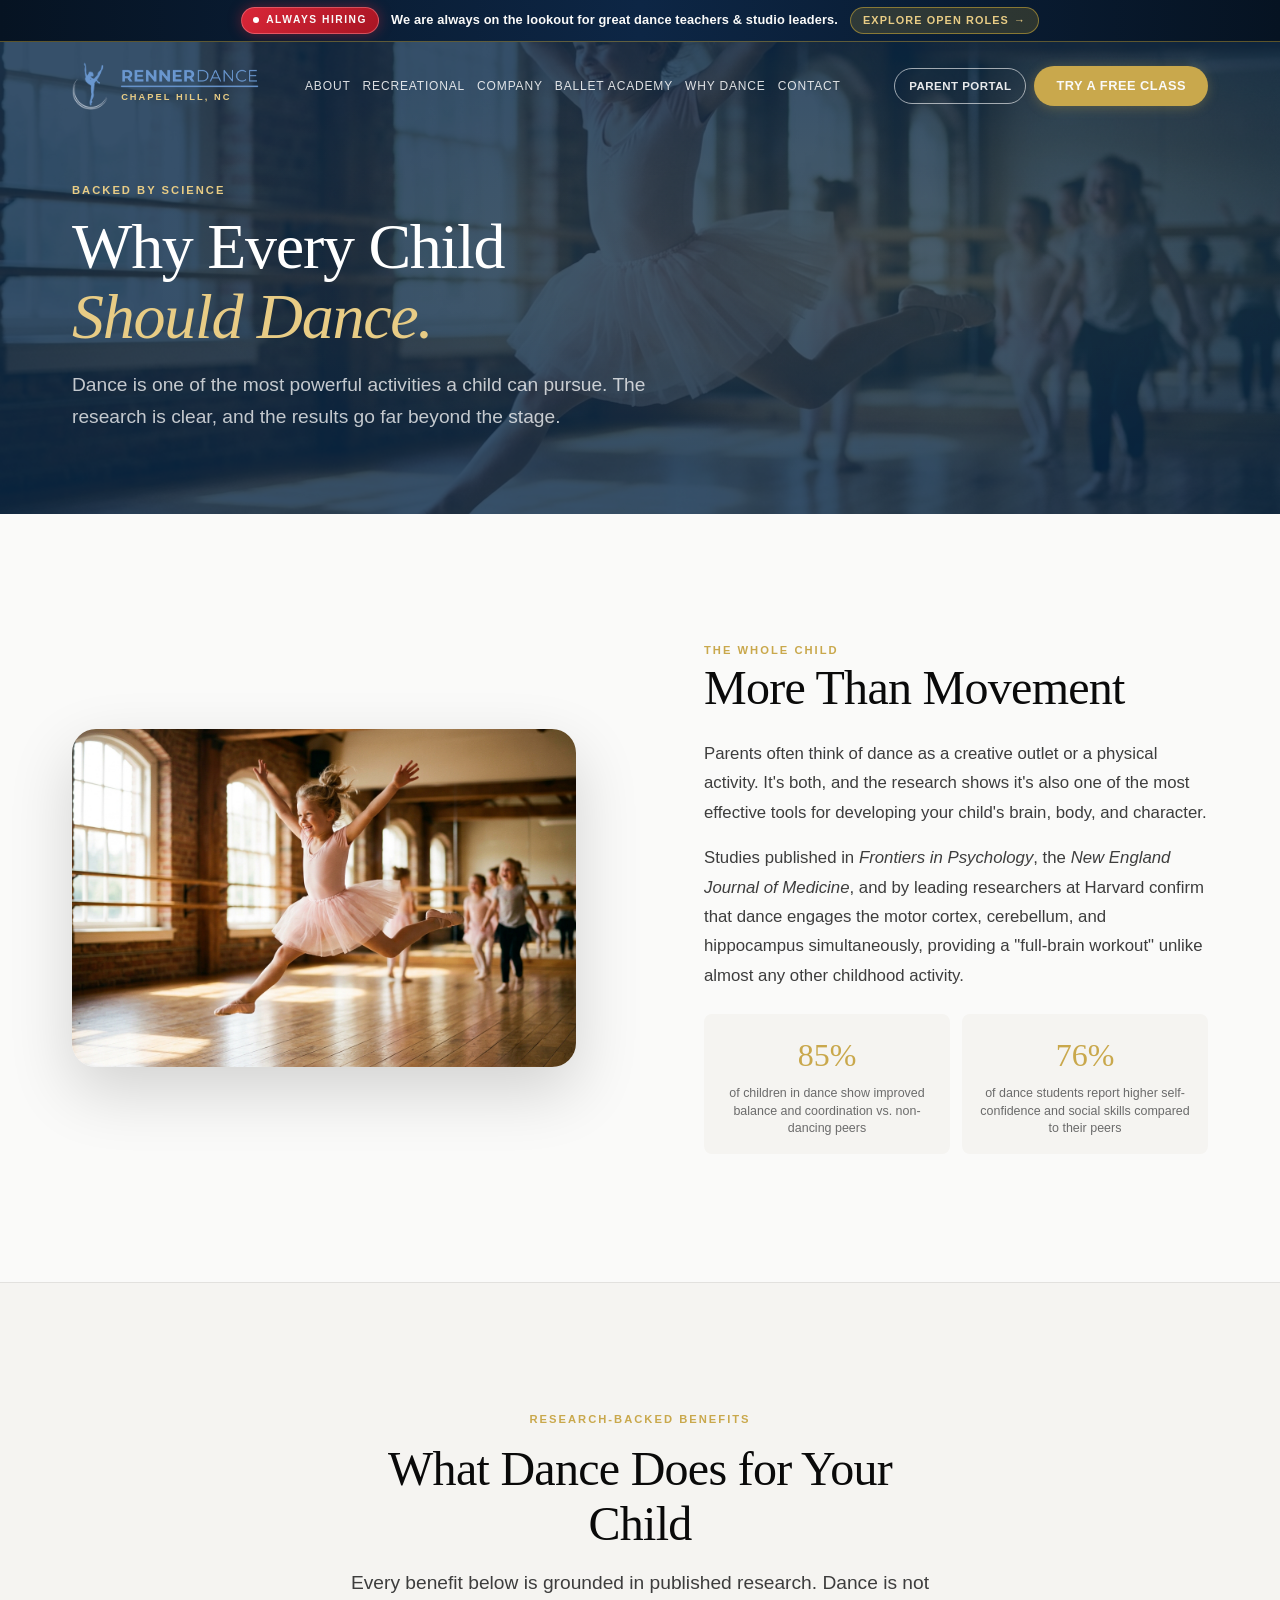
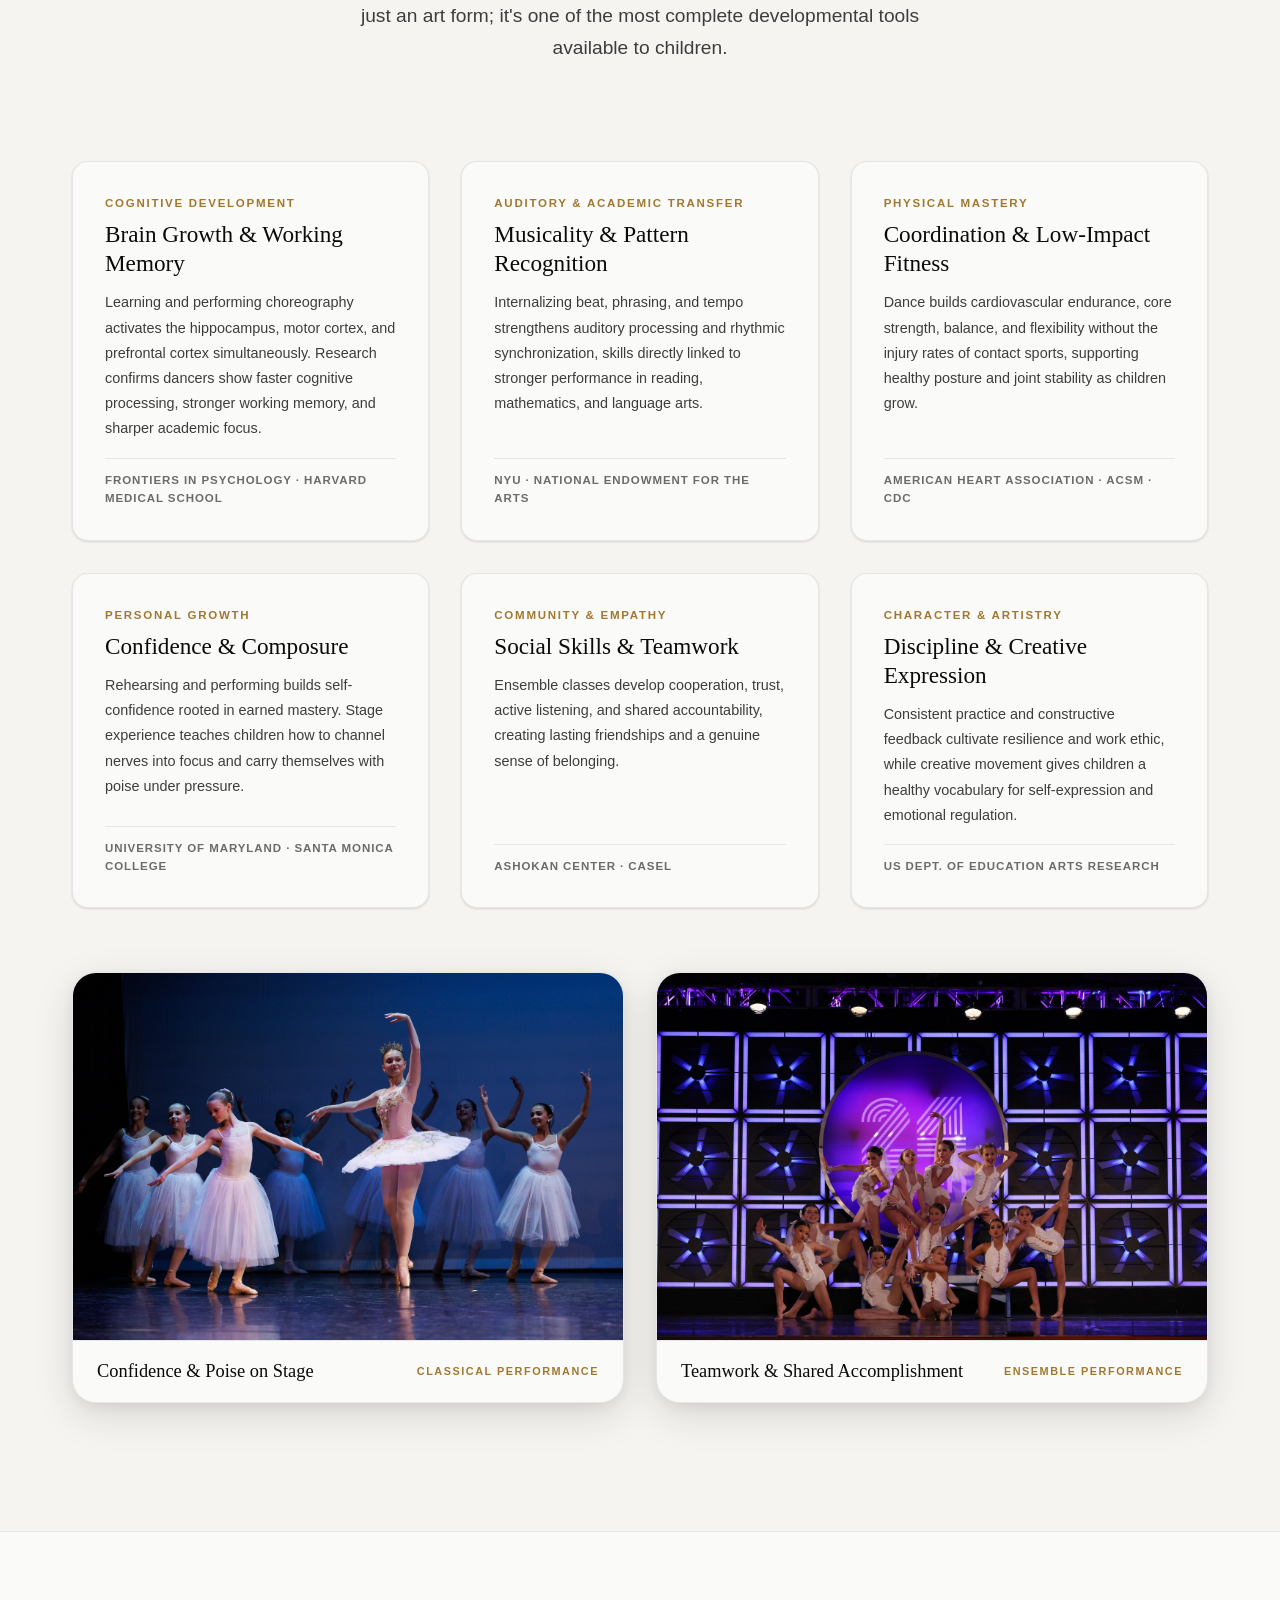
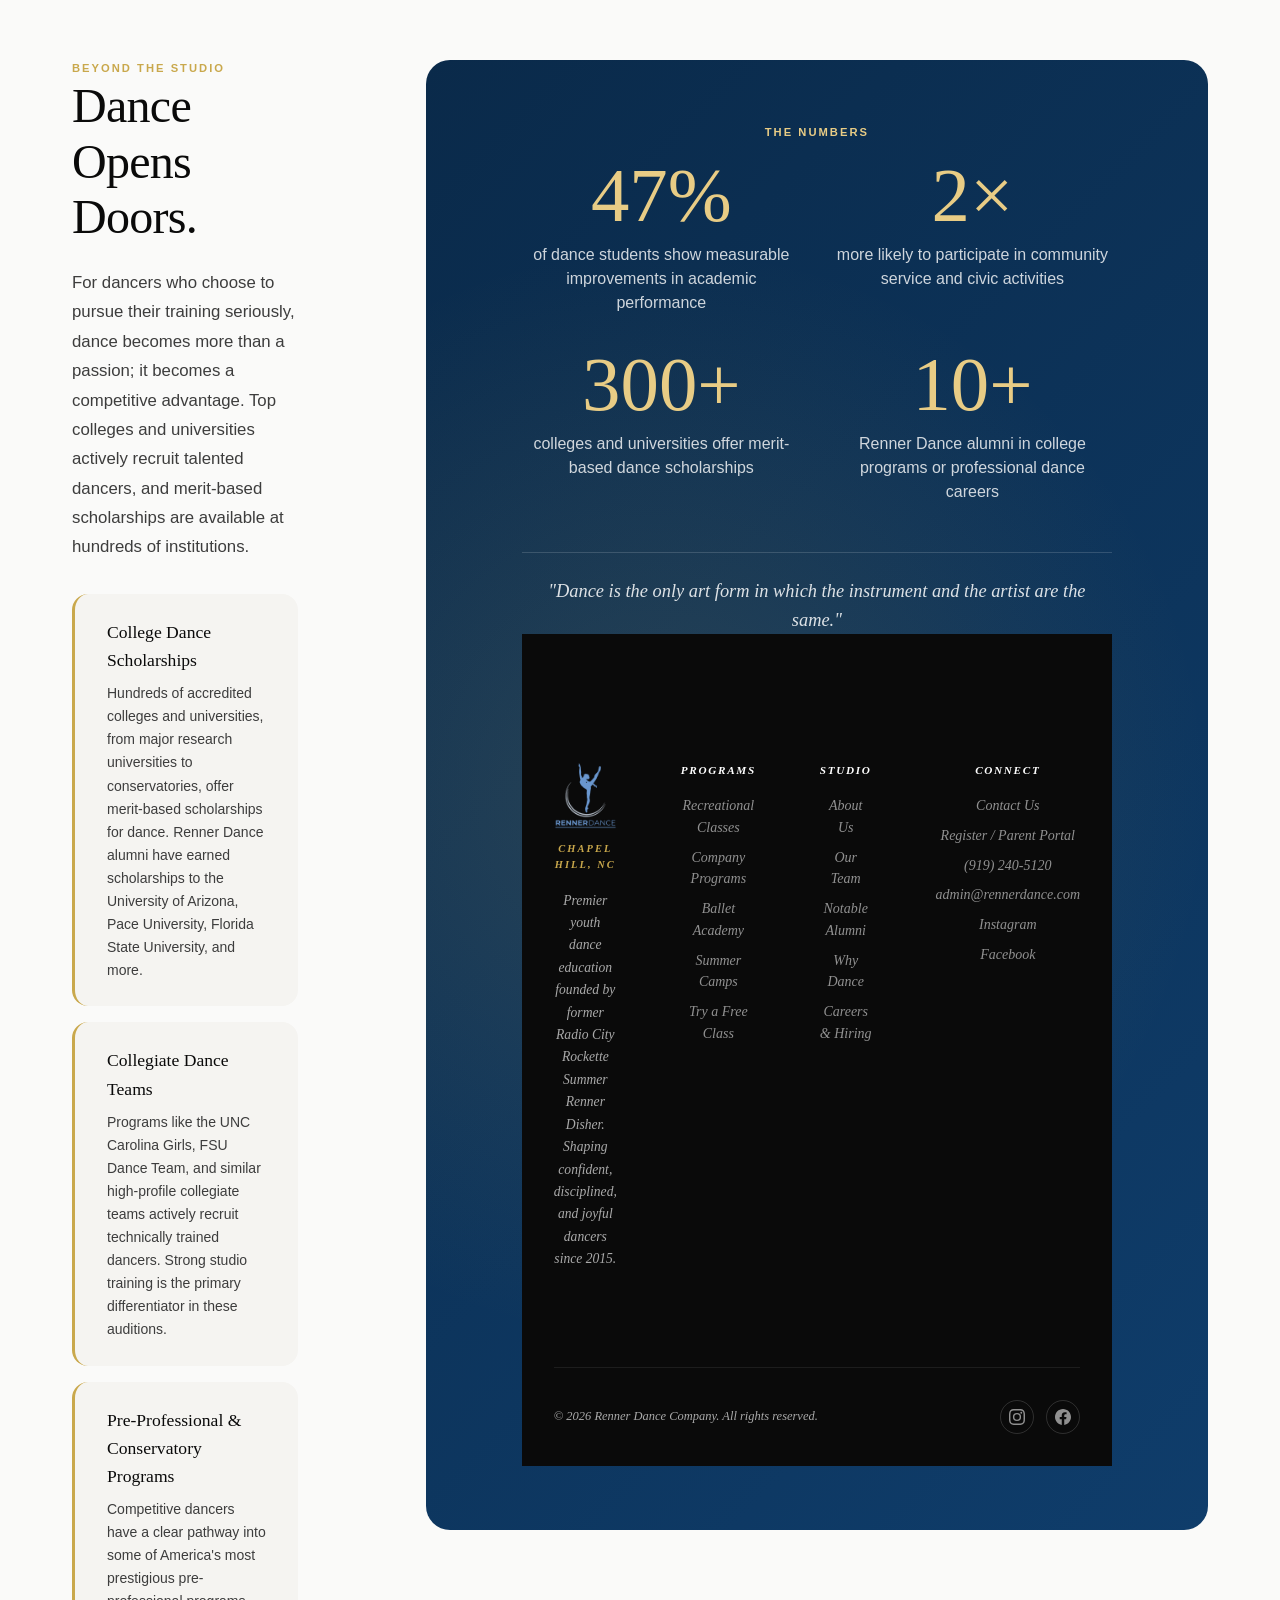
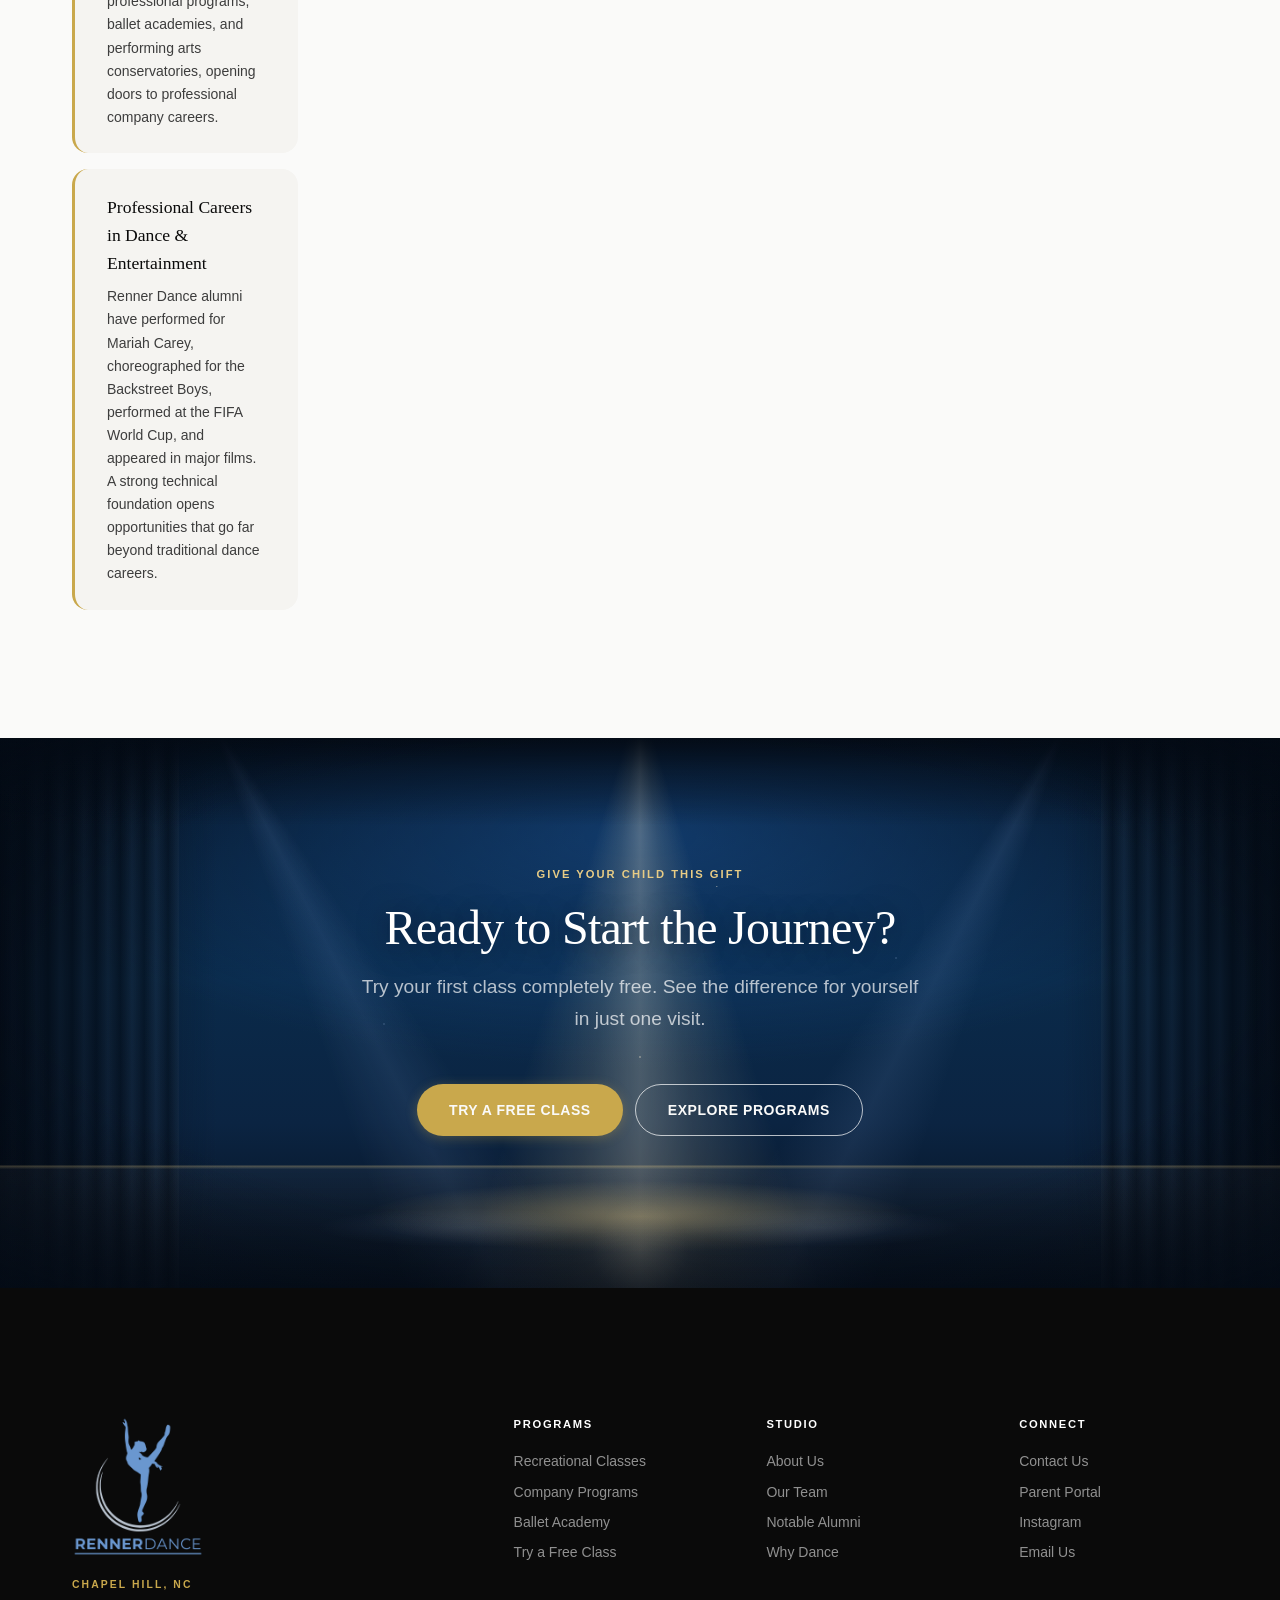
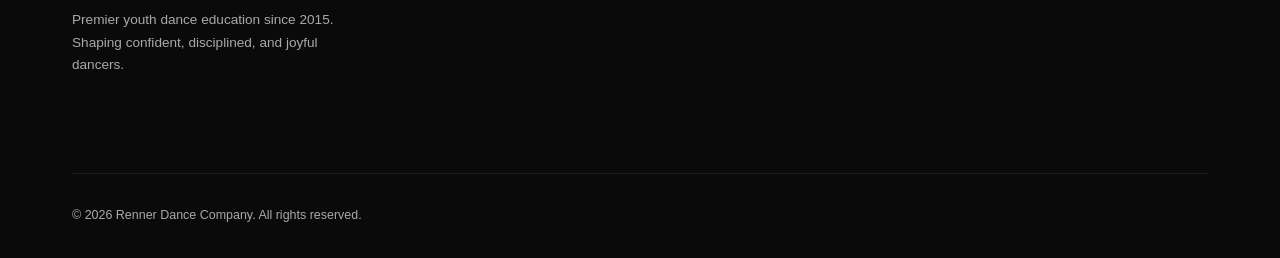
<file: why-dance.html>
<!DOCTYPE html>
<html lang="en">
<head>
  <meta charset="UTF-8">
  <meta name="viewport" content="width=device-width, initial-scale=1.0">
  <title>Why Dance? | The Science-Backed Benefits for Children | Renner Dance Company</title>
  <meta name="description" content="Discover the research-backed benefits of dance for children: improved coordination, memory, musicality, confidence, and academic performance. Plus how dance opens doors to college scholarships and professional careers.">
  <link rel="canonical" href="https://www.rennerdance.com/why-dance">
  <link rel="icon" type="image/png" href="images/favicon.png">
  <link rel="apple-touch-icon" href="images/favicon.png">
  <link rel="stylesheet" href="css/styles.css">
  <link rel="preconnect" href="https://fonts.googleapis.com">
  <link rel="preconnect" href="https://fonts.gstatic.com" crossorigin>
  <style>
    .benefit-card {
      display: flex;
      flex-direction: column;
      gap: var(--space-3);
      padding: var(--space-6);
      border-radius: var(--radius-lg);
      border: 1px solid var(--border);
      background: var(--white);
      transition: all var(--dur-slow) var(--ease);
    }
    .benefit-card:hover { transform: translateY(-4px); box-shadow: var(--shadow-lg); border-color: transparent; }
    .benefit-icon {
      width: 56px; height: 56px;
      border-radius: var(--radius-md);
      display: flex; align-items: center; justify-content: center;
      font-size: 1.5rem;
      flex-shrink: 0;
    }
    .benefit-title { font-family: var(--font-display); font-size: 1.35rem; font-weight: 500; color: var(--ink); }
    .benefit-lead { font-size: 0.95rem; font-weight: 500; color: var(--blue); line-height: 1.5; }
    .benefit-body { font-size: 0.875rem; color: var(--ink-soft); line-height: 1.75; }
    .benefit-source { font-size: 0.72rem; color: var(--ink-muted); font-style: italic; margin-top: var(--space-2); }
    .stat-callout {
      background: linear-gradient(135deg, var(--blue-dark), var(--blue));
      border-radius: var(--radius-xl);
      padding: var(--space-8) var(--space-9);
      text-align: center;
      color: white;
      position: relative;
      overflow: hidden;
    }
    .stat-callout::before {
      content: '';
      position: absolute; inset: 0;
      background: radial-gradient(circle at 30% 50%, rgba(201,168,76,0.15) 0%, transparent 60%);
    }
    .stat-callout-inner { position: relative; z-index: 1; }
    .stat-callout-number { font-family: var(--font-display); font-size: clamp(3rem, 6vw, 5rem); font-weight: 300; color: var(--gold-light); line-height: 1; margin-bottom: var(--space-2); }
    .stat-callout-label { font-size: 1rem; color: rgba(255,255,255,0.8); max-width: 280px; margin: 0 auto; line-height: 1.5; }
    .scholarship-card {
      background: var(--surface);
      border-radius: var(--radius-lg);
      padding: var(--space-5) var(--space-6);
      border-left: 3px solid var(--gold);
    }
    .scholarship-title { font-family: var(--font-display); font-size: 1.1rem; font-weight: 500; color: var(--ink); margin-bottom: var(--space-2); }
    .scholarship-body { font-size: 0.875rem; color: var(--ink-soft); line-height: 1.65; }
  </style>
</head>
<body class="has-hiring-topbar">

  <!-- ======================================================
       ALWAYS HIRING TOP BAR
  ====================================================== -->
  <a href="careers.html" class="hiring-topbar" aria-label="Renner Dance is always hiring. Explore open roles and apply.">
    <div class="hiring-topbar-inner">
      <span class="hiring-badge">
        <span class="hiring-badge-dot" aria-hidden="true"></span>
        Always Hiring
      </span>
      <span class="hiring-topbar-text hiring-topbar-text--desktop">
        <strong>We are always on the lookout for great dance teachers &amp; studio leaders.</strong>
      </span>
      <span class="hiring-topbar-text hiring-topbar-text--mobile">
        <strong>Hiring great teachers &amp; studio staff</strong>
      </span>
      <span class="hiring-topbar-cta">
        Explore Open Roles <span class="hiring-topbar-arrow" aria-hidden="true">&rarr;</span>
      </span>
    </div>
  </a>


    <!-- ======================================================
       NAVIGATION
  ====================================================== -->
  <nav id="navbar" class="transparent" role="navigation" aria-label="Main navigation">
    <div class="container">
      <div class="nav-inner">
        <a href="index.html" class="nav-logo" aria-label="Renner Dance Company home">
          <img src="images/logo-mark-white.png" alt="" class="nav-logo-mark nav-logo--light" width="40" height="53">
          <img src="images/logo-mark-dark.png" alt="" class="nav-logo-mark nav-logo--dark" width="40" height="53">
          <div class="nav-logo-text">
            <img src="images/logo-wordmark-white.png" alt="Renner Dance" class="nav-logo-wordmark nav-logo--light" width="140" height="19">
            <img src="images/logo-wordmark-dark.png" alt="Renner Dance" class="nav-logo-wordmark nav-logo--dark" width="140" height="19">
            <span class="nav-logo-sub">Chapel Hill, NC</span>
          </div>
        </a>

        <div class="nav-links" role="menubar">
          <div class="nav-dropdown" role="menuitem">
            <a href="about.html" class="nav-link">About</a>
            <div class="nav-dropdown-menu">
              <a href="about.html#story" class="nav-dropdown-item">Our Story</a>
              <a href="about.html#mission" class="nav-dropdown-item">Mission &amp; Culture</a>
              <a href="about.html#accomplishments" class="nav-dropdown-item">Accomplishments</a>
              <a href="about.html#staff" class="nav-dropdown-item">Our Team</a>
              <a href="about.html#alumni" class="nav-dropdown-item">Notable Alumni</a>
              <a href="careers.html" class="nav-dropdown-item">Careers &amp; Hiring</a>
            </div>
          </div>
          <div class="nav-dropdown" role="menuitem">
            <a href="recreational.html" class="nav-link">Recreational</a>
            <div class="nav-dropdown-menu">
              <div class="nav-dropdown-group-label">Recreational Classes</div>
              <a href="recreational.html#overview" class="nav-dropdown-item">Overview</a>
              <a href="recreational.html#ballet" class="nav-dropdown-item">Ballet</a>
              <a href="recreational.html#jazz" class="nav-dropdown-item">Jazz</a>
              <a href="recreational.html#tap" class="nav-dropdown-item">Tap</a>
              <a href="recreational.html#hiphop" class="nav-dropdown-item">Hip Hop</a>
              <a href="recreational.html#contemporary" class="nav-dropdown-item">Contemporary</a>
              <a href="recreational.html#acro" class="nav-dropdown-item">Acro</a>
              <a href="recreational.html#lyrical" class="nav-dropdown-item">Lyrical</a>
              <a href="recreational.html#combo" class="nav-dropdown-item">Combo Classes</a>
              <div class="nav-dropdown-divider"></div>
              <div class="nav-dropdown-group-label">Summer Programs</div>
              <a href="summer-camps.html" class="nav-dropdown-item nav-dropdown-item--camps">Summer Camps</a>
            </div>
          </div>
          <div class="nav-dropdown" role="menuitem">
            <a href="company.html" class="nav-link">Company</a>
            <div class="nav-dropdown-menu">
              <a href="company.html#overview" class="nav-dropdown-item">Overview</a>
              <a href="company.html#excel" class="nav-dropdown-item">Excel</a>
              <a href="company.html#extreme" class="nav-dropdown-item">Extreme</a>
              <a href="company.html#edge" class="nav-dropdown-item">Edge</a>
              <a href="company.html#elite" class="nav-dropdown-item">Elite</a>
            </div>
          </div>
          <a href="ballet-academy.html" class="nav-link" role="menuitem">Ballet Academy</a>
          <a href="why-dance.html" class="nav-link" role="menuitem">Why Dance</a>
          <a href="contact.html" class="nav-link" role="menuitem">Contact</a>
        </div>

        <div class="nav-cta">
          <a href="https://app.gostudiopro.com/online/rennerdance" class="btn btn-portal btn-sm" target="_blank" rel="noopener" id="nav-portal-btn">Parent Portal</a>
          <a href="trial-class.html" class="btn btn-gold btn-sm" id="nav-cta-btn">Try a Free Class</a>
        </div>

        <button class="hamburger" id="hamburger" aria-label="Toggle mobile menu" aria-expanded="false">
          <span></span><span></span><span></span>
        </button>
      </div>
    </div>
  </nav>

  <!-- Mobile Nav -->
  <nav class="mobile-nav" id="mobileNav" aria-label="Mobile navigation">
    <a href="index.html" class="mobile-nav-link">Home</a>
    
    <div>
      <a href="about.html" class="mobile-nav-link">About</a>
      <a href="about.html#story" class="mobile-nav-sub">Our Story</a>
      <a href="about.html#mission" class="mobile-nav-sub">Mission &amp; Culture</a>
      <a href="about.html#accomplishments" class="mobile-nav-sub">Accomplishments</a>
      <a href="about.html#staff" class="mobile-nav-sub">Our Team</a>
      <a href="about.html#alumni" class="mobile-nav-sub">Notable Alumni</a>
      <a href="about.html#careers" class="mobile-nav-sub">Join Our Faculty</a>
    </div>

    <div>
      <a href="recreational.html" class="mobile-nav-link">Recreational Classes</a>
      <a href="recreational.html#overview" class="mobile-nav-sub">Overview</a>
      <a href="recreational.html#ballet" class="mobile-nav-sub">Ballet</a>
      <a href="recreational.html#jazz" class="mobile-nav-sub">Jazz</a>
      <a href="recreational.html#tap" class="mobile-nav-sub">Tap</a>
      <a href="recreational.html#hiphop" class="mobile-nav-sub">Hip Hop</a>
      <a href="recreational.html#contemporary" class="mobile-nav-sub">Contemporary</a>
      <a href="recreational.html#acro" class="mobile-nav-sub">Acro</a>
      <a href="recreational.html#lyrical" class="mobile-nav-sub">Lyrical</a>
      <a href="recreational.html#combo" class="mobile-nav-sub">Combo Classes</a>
      <a href="summer-camps.html" class="mobile-nav-sub" style="color:var(--gold-dark);font-weight:600">Summer Camps</a>
    </div>

    <div>
      <a href="company.html" class="mobile-nav-link">Company Programs</a>
      <a href="company.html#overview" class="mobile-nav-sub">Overview</a>
      <a href="company.html#excel" class="mobile-nav-sub">Excel</a>
      <a href="company.html#extreme" class="mobile-nav-sub">Extreme</a>
      <a href="company.html#edge" class="mobile-nav-sub">Edge</a>
      <a href="company.html#elite" class="mobile-nav-sub">Elite</a>
    </div>

    <a href="ballet-academy.html" class="mobile-nav-link">Ballet Academy</a>
    <a href="why-dance.html" class="mobile-nav-link">Why Dance</a>
    <a href="careers.html" class="mobile-nav-link">Careers &amp; Hiring</a>
    <a href="contact.html" class="mobile-nav-link">Contact</a>

    <div style="margin-top:var(--space-4);display:flex;flex-direction:column;gap:var(--space-3);padding-bottom:var(--space-8)">
      <a href="trial-class.html" class="btn btn-gold" style="justify-content:center">Try a Free Class</a>
      <a href="https://app.gostudiopro.com/online/rennerdance" class="btn btn-outline" target="_blank" rel="noopener" style="justify-content:center">Parent Portal / Register</a>
    </div>
  </nav>

  <main id="content">

    <!-- HERO -->
    <header class="page-header" style="background:var(--blue-dark);position:relative;overflow:hidden">
      <div style="position:absolute;inset:0;background-image:url('images/why-dance.jpg');background-size:cover;background-position:center;opacity:0.18"></div>
      <div class="container" style="position:relative;z-index:1">
        <div class="page-header-content">
          <p class="overline" style="color:var(--gold-light)">Backed by Science</p>
          <h1 class="display-2 text-white">Why Every Child<br><em style="color:var(--gold-light)">Should Dance.</em></h1>
          <p class="lead" style="color:rgba(255,255,255,0.75);max-width:580px">Dance is one of the most powerful activities a child can pursue. The research is clear, and the results go far beyond the stage.</p>
        </div>
      </div>
    </header>

    <!-- INTRO -->
    <section class="section">
      <div class="container">
        <div class="grid-2col" style="display:grid;grid-template-columns:1fr 1fr;gap:var(--space-10);align-items:center">
          <div class="reveal-left">
            <div style="border-radius:var(--radius-xl);overflow:hidden;box-shadow:var(--shadow-xl)">
              <img src="images/why-dance.jpg" alt="Young dancer mid-leap in a sunny studio" width="600" height="400" loading="lazy" style="width:100%;object-fit:cover">
            </div>
          </div>
          <div class="reveal-right">
            <p class="overline">The Whole Child</p>
            <h2 class="heading-1" style="margin-bottom:var(--space-5)">More Than Movement</h2>
            <p class="body-lg" style="margin-bottom:var(--space-4)">
              Parents often think of dance as a creative outlet or a physical activity. It's both, and the research shows it's also one of the most effective tools for developing your child's brain, body, and character.
            </p>
            <p class="body-lg" style="margin-bottom:var(--space-5)">
              Studies published in <em>Frontiers in Psychology</em>, the <em>New England Journal of Medicine</em>, and by leading researchers at Harvard confirm that dance engages the motor cortex, cerebellum, and hippocampus simultaneously, providing a "full-brain workout" unlike almost any other childhood activity.
            </p>
            <div class="grid-2col" style="display:grid;grid-template-columns:1fr 1fr;gap:var(--space-3)">
              <div style="background:var(--surface);border-radius:var(--radius-md);padding:var(--space-4);text-align:center">
                <div style="font-family:var(--font-display);font-size:2rem;color:var(--gold);font-weight:300">85%</div>
                <div style="font-size:0.78rem;color:var(--ink-muted);line-height:1.4;margin-top:4px">of children in dance show improved balance and coordination vs. non-dancing peers</div>
              </div>
              <div style="background:var(--surface);border-radius:var(--radius-md);padding:var(--space-4);text-align:center">
                <div style="font-family:var(--font-display);font-size:2rem;color:var(--gold);font-weight:300">76%</div>
                <div style="font-size:0.78rem;color:var(--ink-muted);line-height:1.4;margin-top:4px">of dance students report higher self-confidence and social skills compared to their peers</div>
              </div>
            </div>
          </div>
        </div>
      </div>
    </section>

    <!-- BENEFITS GRID -->
    <section class="section section-surface" aria-labelledby="benefits-title">
      <div class="container">
        <div class="section-header reveal">
          <p class="overline">Research-Backed Benefits</p>
          <h2 class="heading-1" id="benefits-title">What Dance Does for Your Child</h2>
          <p class="lead">Every benefit below is grounded in published research. Dance is not just an art form; it's one of the most complete developmental tools available to children.</p>
        </div>

        <div class="pillar-grid--3col">

          <div class="pillar-card reveal">
            <div>
              <div class="pillar-header">
                <span class="pillar-kicker">Cognitive Development</span>
              </div>
              <h3 class="pillar-title">Brain Growth &amp; Working Memory</h3>
              <p class="pillar-desc">Learning and performing choreography activates the hippocampus, motor cortex, and prefrontal cortex simultaneously. Research confirms dancers show faster cognitive processing, stronger working memory, and sharper academic focus.</p>
            </div>
            <div class="pillar-meta">Frontiers in Psychology &middot; Harvard Medical School</div>
          </div>

          <div class="pillar-card reveal reveal-delay-1">
            <div>
              <div class="pillar-header">
                <span class="pillar-kicker">Auditory &amp; Academic Transfer</span>
              </div>
              <h3 class="pillar-title">Musicality &amp; Pattern Recognition</h3>
              <p class="pillar-desc">Internalizing beat, phrasing, and tempo strengthens auditory processing and rhythmic synchronization, skills directly linked to stronger performance in reading, mathematics, and language arts.</p>
            </div>
            <div class="pillar-meta">NYU &middot; National Endowment for the Arts</div>
          </div>

          <div class="pillar-card reveal reveal-delay-2">
            <div>
              <div class="pillar-header">
                <span class="pillar-kicker">Physical Mastery</span>
              </div>
              <h3 class="pillar-title">Coordination &amp; Low-Impact Fitness</h3>
              <p class="pillar-desc">Dance builds cardiovascular endurance, core strength, balance, and flexibility without the injury rates of contact sports, supporting healthy posture and joint stability as children grow.</p>
            </div>
            <div class="pillar-meta">American Heart Association &middot; ACSM &middot; CDC</div>
          </div>

          <div class="pillar-card reveal">
            <div>
              <div class="pillar-header">
                <span class="pillar-kicker">Personal Growth</span>
              </div>
              <h3 class="pillar-title">Confidence &amp; Composure</h3>
              <p class="pillar-desc">Rehearsing and performing builds self-confidence rooted in earned mastery. Stage experience teaches children how to channel nerves into focus and carry themselves with poise under pressure.</p>
            </div>
            <div class="pillar-meta">University of Maryland &middot; Santa Monica College</div>
          </div>

          <div class="pillar-card reveal reveal-delay-1">
            <div>
              <div class="pillar-header">
                <span class="pillar-kicker">Community &amp; Empathy</span>
              </div>
              <h3 class="pillar-title">Social Skills &amp; Teamwork</h3>
              <p class="pillar-desc">Ensemble classes develop cooperation, trust, active listening, and shared accountability, creating lasting friendships and a genuine sense of belonging.</p>
            </div>
            <div class="pillar-meta">Ashokan Center &middot; CASEL</div>
          </div>

          <div class="pillar-card reveal reveal-delay-2">
            <div>
              <div class="pillar-header">
                <span class="pillar-kicker">Character &amp; Artistry</span>
              </div>
              <h3 class="pillar-title">Discipline &amp; Creative Expression</h3>
              <p class="pillar-desc">Consistent practice and constructive feedback cultivate resilience and work ethic, while creative movement gives children a healthy vocabulary for self-expression and emotional regulation.</p>
            </div>
            <div class="pillar-meta">US Dept. of Education Arts Research</div>
          </div>

        </div>

        <!-- ON-STAGE PHOTO SHOWCASE -->
        <div class="stage-showcase-grid" style="margin-top:var(--space-8)">
          <div class="stage-photo-card reveal">
            <div class="stage-photo-frame">
              <img src="images/stage-ballet-ensemble.jpg" alt="Renner Dance students performing classical ballet on stage" width="750" height="500" loading="lazy">
            </div>
            <div class="stage-photo-caption">
              <span class="stage-photo-caption-title">Confidence &amp; Poise on Stage</span>
              <span class="stage-photo-caption-tag">Classical Performance</span>
            </div>
          </div>
          <div class="stage-photo-card reveal reveal-delay-1">
            <div class="stage-photo-frame">
              <img src="images/company-elite.jpg" alt="Renner Dance Company performing together on stage" width="750" height="500" loading="lazy">
            </div>
            <div class="stage-photo-caption">
              <span class="stage-photo-caption-title">Teamwork &amp; Shared Accomplishment</span>
              <span class="stage-photo-caption-tag">Ensemble Performance</span>
            </div>
          </div>
        </div>
      </div>
    </section>

    <!-- SCHOLARSHIP & CAREER PATHS -->
    <section class="section">
      <div class="container">
        <div class="grid-2col" style="display:grid;grid-template-columns:1fr 1fr;gap:var(--space-10);align-items:start">
          <div class="reveal-left">
            <p class="overline">Beyond the Studio</p>
            <h2 class="heading-1" style="margin-bottom:var(--space-5)">Dance Opens Doors.</h2>
            <p class="body-lg" style="margin-bottom:var(--space-6)">
              For dancers who choose to pursue their training seriously, dance becomes more than a passion; it becomes a competitive advantage. Top colleges and universities actively recruit talented dancers, and merit-based scholarships are available at hundreds of institutions.
            </p>
            <div style="display:flex;flex-direction:column;gap:var(--space-4)">
              <div class="scholarship-card">
                <div class="scholarship-title">College Dance Scholarships</div>
                <p class="scholarship-body">Hundreds of accredited colleges and universities, from major research universities to conservatories, offer merit-based scholarships for dance. Renner Dance alumni have earned scholarships to the University of Arizona, Pace University, Florida State University, and more.</p>
              </div>
              <div class="scholarship-card">
                <div class="scholarship-title">Collegiate Dance Teams</div>
                <p class="scholarship-body">Programs like the UNC Carolina Girls, FSU Dance Team, and similar high-profile collegiate teams actively recruit technically trained dancers. Strong studio training is the primary differentiator in these auditions.</p>
              </div>
              <div class="scholarship-card">
                <div class="scholarship-title">Pre-Professional &amp; Conservatory Programs</div>
                <p class="scholarship-body">Competitive dancers have a clear pathway into some of America's most prestigious pre-professional programs, ballet academies, and performing arts conservatories, opening doors to professional company careers.</p>
              </div>
              <div class="scholarship-card">
                <div class="scholarship-title">Professional Careers in Dance &amp; Entertainment</div>
                <p class="scholarship-body">Renner Dance alumni have performed for Mariah Carey, choreographed for the Backstreet Boys, performed at the FIFA World Cup, and appeared in major films. A strong technical foundation opens opportunities that go far beyond traditional dance careers.</p>
              </div>
            </div>
          </div>

          <div class="reveal-right">
            <div class="stat-callout">
              <div class="stat-callout-inner">
                <p style="font-size:0.7rem;font-weight:700;letter-spacing:0.18em;text-transform:uppercase;color:var(--gold-light);margin-bottom:var(--space-4)">The Numbers</p>

                <div class="grid-2col" style="display:grid;grid-template-columns:1fr 1fr;gap:var(--space-6);margin-bottom:var(--space-7)">
                  <div>
                    <div class="stat-callout-number">47%</div>
                    <div class="stat-callout-label">of dance students show measurable improvements in academic performance</div>
                  </div>
                  <div>
                    <div class="stat-callout-number">2×</div>
                    <div class="stat-callout-label">more likely to participate in community service and civic activities</div>
                  </div>
                  <div>
                    <div class="stat-callout-number">300+</div>
                    <div class="stat-callout-label">colleges and universities offer merit-based dance scholarships</div>
                  </div>
                  <div>
                    <div class="stat-callout-number">10+</div>
                    <div class="stat-callout-label">Renner Dance alumni in college programs or professional dance careers</div>
                  </div>
                </div>

                <blockquote style="font-family:var(--font-display);font-size:1.15rem;font-style:italic;color:rgba(255,255,255,0.85);line-height:1.55;border-top:1px solid rgba(255,255,255,0.15);padding-top:var(--space-5)">
                  "Dance is the only art form in which the instrument and the artist are the same."
<footer role="contentinfo">
    <div class="container">
      <div class="footer-grid">
        <div>
          <img src="images/logo-white.png" alt="Renner Dance Company" class="footer-brand-logo">
          <div class="footer-brand-sub">Chapel Hill, NC</div>
          <p class="footer-brand-desc">
            Premier youth dance education founded by former Radio City Rockette Summer Renner Disher. Shaping confident, disciplined, and joyful dancers since 2015.
          </p>
        </div>
        <div>
          <div class="footer-col-title">Programs</div>
          <nav class="footer-links" aria-label="Programs">
            <a href="recreational.html" class="footer-link">Recreational Classes</a>
            <a href="company.html" class="footer-link">Company Programs</a>
            <a href="ballet-academy.html" class="footer-link">Ballet Academy</a>
            <a href="summer-camps.html" class="footer-link">Summer Camps</a>
            <a href="trial-class.html" class="footer-link">Try a Free Class</a>
          </nav>
        </div>
        <div>
          <div class="footer-col-title">Studio</div>
          <nav class="footer-links" aria-label="Studio pages">
            <a href="about.html" class="footer-link">About Us</a>
            <a href="about.html#staff" class="footer-link">Our Team</a>
            <a href="about.html#alumni" class="footer-link">Notable Alumni</a>
            <a href="why-dance.html" class="footer-link">Why Dance</a>
            <a href="careers.html" class="footer-link">Careers &amp; Hiring</a>
          </nav>
        </div>
        <div>
          <div class="footer-col-title">Connect</div>
          <nav class="footer-links" aria-label="Contact and social">
            <a href="contact.html" class="footer-link">Contact Us</a>
            <a href="https://app.gostudiopro.com/online/rennerdance" class="footer-link" target="_blank" rel="noopener">Register / Parent Portal</a>
            <a href="tel:+19192405120" class="footer-link">(919) 240-5120</a>
            <a href="mailto:admin@rennerdance.com" class="footer-link">admin@rennerdance.com</a>
            <a href="https://www.instagram.com/rennerdance" class="footer-link" target="_blank" rel="noopener">Instagram</a>
            <a href="https://www.facebook.com/rennerdance" class="footer-link" target="_blank" rel="noopener">Facebook</a>
          </nav>
        </div>
      </div>
      <div class="footer-bottom">
        <span>© 2026 Renner Dance Company. All rights reserved.</span>
        <div class="footer-socials">
          <a href="https://www.instagram.com/rennerdance" class="footer-social" target="_blank" rel="noopener" aria-label="Follow us on Instagram">
            <svg width="16" height="16" viewBox="0 0 24 24" fill="currentColor" aria-hidden="true"><path d="M12 2.163c3.204 0 3.584.012 4.85.07 3.252.148 4.771 1.691 4.919 4.919.058 1.265.069 1.645.069 4.849 0 3.205-.012 3.584-.069 4.849-.149 3.225-1.664 4.771-4.919 4.919-1.266.058-1.644.07-4.85.07-3.204 0-3.584-.012-4.849-.07-3.26-.149-4.771-1.699-4.919-4.92-.058-1.265-.07-1.644-.07-4.849 0-3.204.013-3.583.07-4.849.149-3.227 1.664-4.771 4.919-4.919 1.266-.057 1.645-.069 4.849-.069zM12 0C8.741 0 8.333.014 7.053.072 2.695.272.273 2.69.073 7.052.014 8.333 0 8.741 0 12c0 3.259.014 3.668.072 4.948.2 4.358 2.618 6.78 6.98 6.98C8.333 23.986 8.741 24 12 24c3.259 0 3.668-.014 4.948-.072 4.354-.2 6.782-2.618 6.979-6.98.059-1.28.073-1.689.073-4.948 0-3.259-.014-3.667-.072-4.947-.196-4.354-2.617-6.78-6.979-6.98C15.668.014 15.259 0 12 0zm0 5.838a6.162 6.162 0 100 12.324 6.162 6.162 0 000-12.324zM12 16a4 4 0 110-8 4 4 0 010 8zm6.406-11.845a1.44 1.44 0 100 2.881 1.44 1.44 0 000-2.881z"/></svg>
          </a>
          <a href="https://www.facebook.com/rennerdance" class="footer-social" target="_blank" rel="noopener" aria-label="Follow us on Facebook">
            <svg width="16" height="16" viewBox="0 0 24 24" fill="currentColor" aria-hidden="true"><path d="M24 12.073c0-6.627-5.373-12-12-12s-12 5.373-12 12c0 5.99 4.388 10.954 10.125 11.854v-8.385H7.078v-3.47h3.047V9.43c0-3.007 1.792-4.669 4.533-4.669 1.312 0 2.686.235 2.686.235v2.953H15.83c-1.491 0-1.956.925-1.956 1.874v2.25h3.328l-.532 3.47h-2.796v8.385C19.612 23.027 24 18.062 24 12.073z"/></svg>
          </a>
        </div>
      </div>
    </div>
  </footer>
                </blockquote>
              </div>
            </div>
          </div>
        </div>
      </div>
    </section>

    <!-- CTA -->
    <section class="cta-section">
      <div class="container">
        <div class="cta-content reveal">
          <p class="overline" style="color:var(--gold-light)">Give Your Child This Gift</p>
          <h2 class="heading-1 text-white">Ready to Start the Journey?</h2>
          <p class="lead" style="color:rgba(255,255,255,0.7)">Try your first class completely free. See the difference for yourself in just one visit.</p>
          <div class="cta-actions">
            <a href="trial-class.html" class="btn btn-gold" id="whydance-try-class">Try a Free Class</a>
            <a href="recreational.html" class="btn btn-outline-white" id="whydance-explore">Explore Programs</a>
          </div>
        </div>
      </div>
    </section>

  </main>

  <footer role="contentinfo">
    <div class="container">
      <div class="footer-grid">
        <div>
          <a href="index.html" class="footer-logo-link" aria-label="Renner Dance Company home">
            <img src="images/logo-white.png" alt="Renner Dance Company" class="footer-logo" width="132" height="141" loading="lazy">
          </a>
          <div class="footer-brand-sub">Chapel Hill, NC</div>
          <p class="footer-brand-desc">Premier youth dance education since 2015. Shaping confident, disciplined, and joyful dancers.</p>
        </div>
        <div>
          <div class="footer-col-title">Programs</div>
          <nav class="footer-links">
            <a href="recreational.html" class="footer-link">Recreational Classes</a>
            <a href="company.html" class="footer-link">Company Programs</a>
            <a href="ballet-academy.html" class="footer-link">Ballet Academy</a>
            <a href="trial-class.html" class="footer-link">Try a Free Class</a>
          </nav>
        </div>
        <div>
          <div class="footer-col-title">Studio</div>
          <nav class="footer-links">
            <a href="about.html" class="footer-link">About Us</a>
            <a href="about.html#staff" class="footer-link">Our Team</a>
            <a href="about.html#alumni" class="footer-link">Notable Alumni</a>
            <a href="why-dance.html" class="footer-link">Why Dance</a>
          </nav>
        </div>
        <div>
          <div class="footer-col-title">Connect</div>
          <nav class="footer-links">
            <a href="contact.html" class="footer-link">Contact Us</a>
            <a href="https://app.gostudiopro.com/online/rennerdance" class="footer-link" target="_blank" rel="noopener">Parent Portal</a>
            <a href="https://www.instagram.com/rennerdance" class="footer-link" target="_blank" rel="noopener">Instagram</a>
            <a href="mailto:admin@rennerdance.com" class="footer-link">Email Us</a>
          </nav>
        </div>
      </div>
      <div class="footer-bottom">
        <span>© 2026 Renner Dance Company. All rights reserved.</span>
      </div>
    </div>
  </footer>

  <script src="js/main.js"></script>
</body>
</html>
</file>
<file: css/styles.css>
/* ============================================================
   RENNER DANCE — DESIGN SYSTEM
   Premium dance studio website
   ============================================================ */

/* ---- Google Fonts ---- */
/* Fonts loaded via <link> in each page <head> for faster rendering */

/* ---- Design Tokens ---- */
:root {
  /* Colors */
  --white:       #FAFAF9;
  --off-white:   #F5F4F1;
  --ink:         #0A0A0A;
  --ink-soft:    #3D3D3D;
  --ink-muted:   #6B6B6B;
  --blue:        #0F3D6B;
  --blue-dark:   #0A2A4A;
  --blue-light:  #1A5499;
  --gold:        #C9A84C;
  --gold-light:  #E8CC85;
  --gold-dark:   #A07830;
  --surface:     #F5F4F1;
  --surface-2:   #EDECE8;
  --border:      rgba(0, 0, 0, 0.08);
  --border-dark: rgba(0, 0, 0, 0.15);
  --shadow-sm:   0 1px 3px rgba(0,0,0,0.08), 0 1px 2px rgba(0,0,0,0.06);
  --shadow-md:   0 4px 16px rgba(0,0,0,0.08), 0 2px 6px rgba(0,0,0,0.05);
  --shadow-lg:   0 12px 40px rgba(0,0,0,0.12), 0 4px 12px rgba(0,0,0,0.06);
  --shadow-xl:   0 24px 64px rgba(0,0,0,0.16);

  /* Typography */
  --font-display: 'Cormorant Garamond', Georgia, serif;
  --font-body:    'Inter', -apple-system, sans-serif;

  /* Spacing */
  --space-1:   4px;
  --space-2:   8px;
  --space-3:   12px;
  --space-4:   16px;
  --space-5:   24px;
  --space-6:   32px;
  --space-7:   48px;
  --space-8:   64px;
  --space-9:   96px;
  --space-10:  128px;

  /* Container */
  --max-w:     1200px;
  --max-w-sm:  800px;

  /* Transitions */
  --ease:      cubic-bezier(0.16, 1, 0.3, 1);
  --ease-out:  cubic-bezier(0.0, 0.0, 0.2, 1);
  --dur-fast:  150ms;
  --dur-base:  250ms;
  --dur-slow:  400ms;
  --dur-xslow: 700ms;

  /* Radius */
  --radius-sm: 4px;
  --radius-md: 8px;
  --radius-lg: 16px;
  --radius-xl: 24px;
  --radius-full: 9999px;
}

/* ---- Reset ---- */
*, *::before, *::after { box-sizing: border-box; margin: 0; padding: 0; }
html { scroll-behavior: smooth; font-size: 16px; -webkit-font-smoothing: antialiased; }
/* Keep linked sections clear of the fixed hiring bar + header */
[id] { scroll-margin-top: calc(var(--topbar-h, 0px) + 96px); }
@media (prefers-reduced-motion: reduce) { html { scroll-behavior: auto; } }
body {
  font-family: var(--font-body);
  background: var(--white);
  color: var(--ink);
  line-height: 1.6;
  overflow-x: hidden;
}
img { display: block; max-width: 100%; height: auto; }
a { color: inherit; text-decoration: none; }
ul, ol { list-style: none; }
button { cursor: pointer; border: none; background: none; font: inherit; }

/* ---- Container ---- */
.container {
  width: 100%;
  max-width: var(--max-w);
  margin: 0 auto;
  padding: 0 var(--space-6);
}
.container-sm {
  width: 100%;
  max-width: var(--max-w-sm);
  margin: 0 auto;
  padding: 0 var(--space-6);
}

/* ---- Typography ---- */
.display-1 { font-family: var(--font-display); font-weight: 300; font-size: clamp(3rem, 7vw, 6rem); line-height: 1.05; letter-spacing: -0.02em; }
.display-2 { font-family: var(--font-display); font-weight: 300; font-size: clamp(2.25rem, 5vw, 4rem); line-height: 1.1; letter-spacing: -0.02em; }
.heading-1  { font-family: var(--font-display); font-weight: 400; font-size: clamp(2rem, 4vw, 3rem); line-height: 1.15; letter-spacing: -0.015em; }
.heading-2  { font-family: var(--font-display); font-weight: 400; font-size: clamp(1.5rem, 3vw, 2.25rem); line-height: 1.2; letter-spacing: -0.01em; }
.heading-3  { font-family: var(--font-display); font-weight: 500; font-size: clamp(1.25rem, 2vw, 1.75rem); line-height: 1.25; }
.overline   { font-family: var(--font-body); font-size: 0.7rem; font-weight: 600; letter-spacing: 0.18em; text-transform: uppercase; color: var(--gold); }
.lead       { font-size: clamp(1rem, 1.5vw, 1.2rem); line-height: 1.7; color: var(--ink-soft); font-weight: 300; }
.body-lg    { font-size: 1.05rem; line-height: 1.75; color: var(--ink-soft); }
.caption    { font-size: 0.8rem; color: var(--ink-muted); letter-spacing: 0.02em; }

/* ---- Buttons ---- */
.btn {
  display: inline-flex;
  align-items: center;
  gap: var(--space-2);
  padding: 14px 32px;
  border-radius: var(--radius-full);
  font-family: var(--font-body);
  font-size: 0.875rem;
  font-weight: 600;
  letter-spacing: 0.04em;
  text-transform: uppercase;
  transition: all var(--dur-base) var(--ease);
  white-space: nowrap;
}
.btn-primary {
  background: var(--blue);
  color: var(--white);
  box-shadow: 0 2px 12px rgba(15,61,107,0.25);
}
.btn-primary:hover {
  background: var(--blue-dark);
  box-shadow: 0 4px 20px rgba(15,61,107,0.35);
  transform: translateY(-1px);
}
.btn-gold {
  background: var(--gold);
  color: var(--white);
  box-shadow: 0 2px 12px rgba(201,168,76,0.3);
}
.btn-gold:hover {
  background: var(--gold-dark);
  box-shadow: 0 4px 20px rgba(201,168,76,0.4);
  transform: translateY(-1px);
}
.btn-outline {
  border: 1.5px solid var(--blue);
  color: var(--blue);
  background: transparent;
}
.btn-outline:hover {
  background: var(--blue);
  color: var(--white);
}
.btn-outline-white {
  border: 1.5px solid rgba(255,255,255,0.7);
  color: var(--white);
  background: transparent;
}
.btn-outline-white:hover {
  background: rgba(255,255,255,0.15);
  border-color: white;
}
.btn-sm { padding: 10px 22px; font-size: 0.8rem; }

/* ---- Navigation ---- */
#navbar {
  position: fixed;
  top: var(--topbar-h, 0px);
  left: 0;
  right: 0;
  z-index: 1000;
  transition: background var(--dur-base) var(--ease),
              box-shadow var(--dur-base) var(--ease),
              padding var(--dur-base) var(--ease),
              top var(--dur-base) var(--ease);
}
#navbar.transparent { background: transparent; padding: 20px 0; }
#navbar.scrolled {
  background: rgba(250, 250, 249, 0.96);
  backdrop-filter: blur(12px);
  -webkit-backdrop-filter: blur(12px);
  box-shadow: 0 1px 0 var(--border), 0 2px 16px rgba(0,0,0,0.06);
  padding: 12px 0;
}
.nav-inner {
  display: flex;
  align-items: center;
  justify-content: space-between;
  gap: var(--space-6);
}
.nav-logo {
  display: flex;
  flex-direction: row;
  align-items: center;
  gap: 12px;
  line-height: 1;
  flex-shrink: 0;
}
.nav-logo-mark {
  height: 48px;
  width: auto;
  object-fit: contain;
  transition: transform var(--dur-base) var(--ease), height var(--dur-base) var(--ease);
}
#navbar.scrolled .nav-logo-mark {
  height: 42px;
}
.nav-logo:hover .nav-logo-mark {
  transform: scale(1.04);
}
.nav-logo-text {
  display: flex;
  flex-direction: column;
  align-items: flex-start;
  gap: 5px;
}
.nav-logo-wordmark {
  height: 19px;
  width: auto;
  object-fit: contain;
}
.nav-logo--light { display: none; }
.nav-logo--dark  { display: block; }
#navbar.transparent:not(.mobile-menu-active) .nav-logo--light { display: block; }
#navbar.transparent:not(.mobile-menu-active) .nav-logo--dark  { display: none; }
.nav-logo-name {
  font-family: var(--font-display);
  font-size: 1.4rem;
  font-weight: 500;
  letter-spacing: 0.04em;
  color: var(--ink);
  transition: color var(--dur-fast);
}
.nav-logo-sub {
  font-size: 0.58rem;
  font-weight: 600;
  letter-spacing: 0.22em;
  text-transform: uppercase;
  color: var(--gold-dark);
  padding-left: 1px;
}
#navbar.transparent:not(.mobile-menu-active) .nav-logo-name { color: var(--white); }
#navbar.transparent:not(.mobile-menu-active) .nav-logo-sub { color: var(--gold-light); }

.nav-links {
  display: flex;
  align-items: center;
  gap: var(--space-3);
}
.nav-link {
  display: inline-flex;
  align-items: center;
  line-height: 1;
  font-size: 0.75rem;
  font-weight: 500;
  letter-spacing: 0.07em;
  text-transform: uppercase;
  color: var(--ink-soft);
  position: relative;
  padding: 4px 0;
  white-space: nowrap;
  transition: color var(--dur-fast);
}
.nav-link::after {
  content: '';
  position: absolute;
  bottom: 0;
  left: 0;
  right: 0;
  height: 1px;
  background: var(--gold);
  transform: scaleX(0);
  transform-origin: left;
  transition: transform var(--dur-base) var(--ease);
}
.nav-link:hover { color: var(--ink); }
.nav-link:hover::after { transform: scaleX(1); }
#navbar.transparent .nav-link { color: rgba(255,255,255,0.85); }
#navbar.transparent .nav-link:hover { color: white; }
.nav-hiring-dot {
  width: 6px;
  height: 6px;
  border-radius: 50%;
  background: #d92638;
  box-shadow: 0 0 6px rgba(217, 38, 56, 0.7);
  margin-right: 6px;
  flex-shrink: 0;
}

.nav-dropdown {
  position: relative;
  display: flex;
  align-items: center;
}
.nav-dropdown-menu {
  position: absolute;
  top: 100%;
  left: 50%;
  transform: translateX(-50%);
  background: var(--white);
  border: 1px solid var(--border);
  border-radius: var(--radius-md);
  box-shadow: var(--shadow-lg);
  padding: var(--space-3) 0;
  padding-top: calc(var(--space-3) + 12px); /* bridge gap */
  margin-top: 0;
  min-width: 220px;
  opacity: 0;
  pointer-events: none;
  transform: translateX(-50%) translateY(-6px);
  transition: opacity var(--dur-base) var(--ease),
              transform var(--dur-base) var(--ease);
}
/* Invisible bridge so cursor doesn't lose hover when moving to dropdown */
.nav-dropdown-menu::before {
  content: '';
  position: absolute;
  top: -12px;
  left: 0;
  right: 0;
  height: 12px;
  background: transparent;
}
.nav-dropdown:hover .nav-dropdown-menu,
.nav-dropdown:focus-within .nav-dropdown-menu {
  opacity: 1;
  pointer-events: all;
  transform: translateX(-50%) translateY(0);
}
.nav-dropdown-item {
  display: block;
  padding: 10px 20px;
  font-size: 0.825rem;
  font-weight: 500;
  color: var(--ink-soft);
  transition: all var(--dur-fast);
}
.nav-dropdown-item:hover {
  color: var(--blue);
  background: var(--surface);
  padding-left: 24px;
}
.nav-dropdown-group-label {
  padding: 10px 20px 4px;
  font-size: 0.62rem;
  font-weight: 700;
  letter-spacing: 0.16em;
  text-transform: uppercase;
  color: var(--ink-muted);
  pointer-events: none;
  user-select: none;
}
.nav-dropdown-group-label:first-child { padding-top: 4px; }
.nav-dropdown-divider {
  height: 1px;
  background: var(--border);
  margin: 6px 12px;
}
/* Summer Camps link in dropdown — give it a subtle gold accent */
.nav-dropdown-item--camps {
  color: var(--blue);
  font-weight: 600;
}
.nav-dropdown-item--camps:hover { color: var(--gold-dark); }
.nav-cta {
  margin-left: var(--space-2);
  display: flex;
  align-items: center;
  gap: var(--space-2);
  flex-shrink: 0;
}
.btn-portal {
  background: transparent;
  border: 1.5px solid var(--blue);
  color: var(--blue);
  font-size: 0.72rem;
  padding: 8px 14px;
  letter-spacing: 0.04em;
}
.btn-portal:hover {
  background: var(--blue);
  color: white;
}
#navbar.transparent .btn-portal {
  border-color: rgba(255,255,255,0.6);
  color: rgba(255,255,255,0.9);
}
#navbar.transparent .btn-portal:hover {
  background: rgba(255,255,255,0.15);
  border-color: white;
  color: white;
}

/* Mobile Nav */
.hamburger {
  display: none;
  flex-direction: column;
  align-items: center;
  justify-content: center;
  gap: 5px;
  min-width: 44px;
  min-height: 44px;
  padding: 10px;
  margin: -10px;
  background: transparent;
  border: 0;
  cursor: pointer;
  -webkit-tap-highlight-color: transparent;
}
.hamburger span {
  display: block;
  width: 24px;
  height: 1.5px;
  background: var(--ink);
  transition: all var(--dur-base) var(--ease);
  transform-origin: center;
}
#navbar.transparent .hamburger span { background: white; }
.hamburger.open span,
#navbar.transparent .hamburger.open span { background: var(--ink); }
.hamburger.open span:nth-child(1) { transform: translateY(6.5px) rotate(45deg); }
.hamburger.open span:nth-child(2) { opacity: 0; }
.hamburger.open span:nth-child(3) { transform: translateY(-6.5px) rotate(-45deg); }

.mobile-nav {
  display: none;
  position: fixed;
  inset: 0;
  z-index: 999;
  background: var(--white);
  padding: 104px var(--space-6) var(--space-8);
  overflow-y: auto;
  overscroll-behavior: contain;
  -webkit-overflow-scrolling: touch;
}
.mobile-nav.open { display: flex; flex-direction: column; gap: var(--space-4); }
.mobile-nav-link {
  font-family: var(--font-display);
  font-size: 1.5rem;
  font-weight: 400;
  color: var(--ink);
  border-bottom: 1px solid var(--border);
  padding-bottom: var(--space-2);
  margin-bottom: var(--space-1);
  display: block;
  transition: color var(--dur-fast);
}
.mobile-nav-link:hover { color: var(--blue); }
.mobile-nav-sub {
  font-size: 0.9rem;
  font-weight: 500;
  color: var(--ink-soft);
  padding: 8px 0 8px var(--space-4);
  min-height: 40px;
  display: flex;
  align-items: center;
  border-left: 2px solid var(--border);
  margin-left: var(--space-2);
  transition: border-color var(--dur-fast), color var(--dur-fast);
}
.mobile-nav-sub:hover { color: var(--blue); border-color: var(--blue); }

/* ---- Hero ---- */
.hero {
  position: relative;
  min-height: 100vh;
  display: flex;
  align-items: center;
  overflow: hidden;
  background: var(--blue-dark);
}
.hero-bg {
  position: absolute;
  inset: 0;
  background-image: url('../images/hero-dancer.jpg');
  background-size: cover;
  background-position: center 20%;
  opacity: 0.45;
  transform: scale(1.05);
  transition: transform 8s ease;
}
.hero-bg--company {
  background-image: url('../images/competitive-team.jpg');
  background-position: center 28%;
  opacity: 0.52;
}
/* ---- Company Hero: Editorial Floating Collage (real student stage photos) ---- */
.hero-bg--company-ambient {
  background-image: url('../images/company-collage-3.jpg');
  background-position: center;
  filter: blur(40px) saturate(1.3);
  opacity: 0.42;
  transform: scale(1.25);
}
.hero.loaded .hero-bg--company-ambient { transform: scale(1.2); }
.hero--company-collage .hero-overlay {
  background:
    radial-gradient(ellipse 55% 65% at 76% 50%, rgba(124, 77, 196, 0.28) 0%, rgba(124, 77, 196, 0) 70%),
    radial-gradient(ellipse 35% 35% at 92% 96%, rgba(201, 168, 76, 0.14) 0%, rgba(201, 168, 76, 0) 70%),
    linear-gradient(90deg, rgba(10, 42, 74, 0.97) 0%, rgba(10, 42, 74, 0.9) 42%, rgba(10, 42, 74, 0.72) 100%);
}
.hero-split {
  display: grid;
  grid-template-columns: minmax(0, 1fr) minmax(0, 1fr);
  gap: var(--space-8);
  align-items: center;
  min-height: 100vh;
}
.hero--company-collage .hero-content { max-width: 600px; }

.hero-collage {
  position: relative;
  width: 100%;
  max-width: 580px;
  aspect-ratio: 560 / 600;
  justify-self: end;
  margin-top: 64px;
}
.hero-collage::before {
  content: '';
  position: absolute;
  inset: 12% 8%;
  background: radial-gradient(circle, rgba(124, 77, 196, 0.35) 0%, rgba(124, 77, 196, 0) 70%);
  filter: blur(30px);
  pointer-events: none;
}
.hero-collage-item {
  position: absolute;
  margin: 0;
  border-radius: 20px;
  overflow: hidden;
  background: var(--blue-dark);
  box-shadow:
    0 32px 64px -20px rgba(0, 0, 0, 0.65),
    0 14px 28px -14px rgba(0, 0, 0, 0.45);
  opacity: 0;
  translate: 0 32px;
  transition: opacity 1s var(--ease), translate 1.1s var(--ease);
  animation: collageFloat 9s ease-in-out infinite;
}
.hero-collage-item::after {
  content: '';
  position: absolute;
  inset: 0;
  border-radius: inherit;
  box-shadow: inset 0 0 0 1px rgba(255, 255, 255, 0.16);
  pointer-events: none;
}
.hero-collage-item img {
  width: 100%;
  height: 100%;
  object-fit: cover;
  display: block;
  transition: transform 1.2s var(--ease);
}
.hero-collage-item:hover img { transform: scale(1.04); }

/* Diagonal, layered composition (percentages scale with the container) */
.hero-collage-item--a { top: 0;    right: 0; width: 70%; aspect-ratio: 4 / 3; z-index: 3; animation-delay: -1s;   transition-delay: 0.3s; }
.hero-collage-item--d { top: 9%;   left: 0;  width: 34%; aspect-ratio: 4 / 3; z-index: 4; animation-delay: -2.5s; transition-delay: 0.75s; }
.hero-collage-item--b { top: 38%;  left: 4%; width: 56%; aspect-ratio: 3 / 2; z-index: 2; animation-delay: -4s;   transition-delay: 0.45s; }
.hero-collage-item--c { bottom: 3%; right: 0; width: 56%; aspect-ratio: 3 / 2; z-index: 1; animation-delay: -6.5s; transition-delay: 0.6s; }
.hero-collage-item--a img { object-position: center 55%; }
.hero-collage-item--b img { object-position: center 60%; }
.hero-collage-item--c img { object-position: center 70%; }
.hero-collage-item--d img { object-position: center 62%; }

.hero-collage-chip {
  position: absolute;
  left: 0;
  bottom: 4%;
  max-width: 38%;
  z-index: 5;
  display: flex;
  align-items: flex-start;
  gap: 10px;
  padding: 12px 14px;
  border-radius: 14px;
  background: rgba(255, 255, 255, 0.08);
  backdrop-filter: blur(14px);
  -webkit-backdrop-filter: blur(14px);
  border: 1px solid rgba(255, 255, 255, 0.16);
  opacity: 0;
  translate: 0 20px;
  transition: opacity 1s var(--ease) 0.9s, translate 1s var(--ease) 0.9s;
}
.hero-collage-chip-dot {
  width: 8px;
  height: 8px;
  border-radius: 50%;
  background: var(--gold-light);
  box-shadow: 0 0 0 4px rgba(232, 204, 133, 0.18);
  margin-top: 5px;
  flex-shrink: 0;
}
.hero-collage-chip-kicker {
  display: block;
  font-size: 0.62rem;
  font-weight: 700;
  letter-spacing: 0.18em;
  text-transform: uppercase;
  color: var(--gold-light);
  margin-bottom: 3px;
}
.hero-collage-chip-text {
  display: block;
  font-size: 0.78rem;
  line-height: 1.45;
  color: rgba(255, 255, 255, 0.85);
}

.hero.loaded .hero-collage-item,
.hero.loaded .hero-collage-chip {
  opacity: 1;
  translate: 0 0;
}

@keyframes collageFloat {
  0%, 100% { transform: translateY(0); }
  50%      { transform: translateY(-10px); }
}

@media (min-width: 1025px) {
  .hero--company-collage .hero-title { font-size: clamp(3rem, 5vw, 4.6rem); }
}
@media (max-width: 1024px) {
  .hero-split {
    grid-template-columns: 1fr;
    gap: 0;
    min-height: auto;
  }
  .hero--company-collage .hero-content {
    max-width: 640px;
    padding-bottom: var(--space-7);
  }
  .hero-collage {
    justify-self: center;
    max-width: 560px;
    margin: 0 auto var(--space-9);
  }
  .hero--company-collage .hero-scroll { display: none; }
}
@media (max-width: 600px) {
  .hero-collage { margin-bottom: var(--space-8); }
  .hero-collage-item { border-radius: 14px; }
  .hero-collage-chip { display: none; }
}
@media (prefers-reduced-motion: reduce) {
  .hero-collage-item,
  .hero-collage-chip {
    animation: none;
    transition: none;
    opacity: 1;
    translate: 0 0;
  }
}
.hero.loaded .hero-bg { transform: scale(1); }
.hero-overlay {
  position: absolute;
  inset: 0;
  background: linear-gradient(
    to right,
    rgba(10,42,74,0.92) 0%,
    rgba(10,42,74,0.75) 40%,
    rgba(10,42,74,0.3) 70%,
    rgba(10,42,74,0.1) 100%
  );
}
.hero-content {
  position: relative;
  z-index: 1;
  padding: 140px 0 80px;
  max-width: 660px;
}
.hero-eyebrow {
  display: flex;
  align-items: center;
  gap: var(--space-3);
  margin-bottom: var(--space-5);
  opacity: 0;
  transform: translateY(20px);
  transition: all 0.8s var(--ease) 0.2s;
}
.hero-eyebrow-line {
  width: 32px;
  height: 1px;
  background: var(--gold);
}
.hero-eyebrow-text {
  font-size: 0.7rem;
  font-weight: 600;
  letter-spacing: 0.2em;
  text-transform: uppercase;
  color: var(--gold-light);
}
.hero-title {
  font-family: var(--font-display);
  font-weight: 300;
  font-size: clamp(3rem, 7vw, 5.5rem);
  line-height: 1.05;
  letter-spacing: -0.02em;
  color: white;
  margin-bottom: var(--space-5);
  opacity: 0;
  transform: translateY(30px);
  transition: all 0.9s var(--ease) 0.35s;
}
.hero-title em {
  font-style: italic;
  color: var(--gold-light);
}
.hero-subtitle {
  font-size: clamp(1rem, 1.5vw, 1.125rem);
  line-height: 1.7;
  color: rgba(255,255,255,0.8);
  font-weight: 300;
  max-width: 480px;
  margin-bottom: var(--space-7);
  opacity: 0;
  transform: translateY(20px);
  transition: all 0.9s var(--ease) 0.5s;
}
.hero-actions {
  display: flex;
  flex-wrap: wrap;
  gap: var(--space-3);
  opacity: 0;
  transform: translateY(20px);
  transition: all 0.9s var(--ease) 0.65s;
}
.hero.loaded .hero-eyebrow,
.hero.loaded .hero-title,
.hero.loaded .hero-subtitle,
.hero.loaded .hero-actions {
  opacity: 1;
  transform: translateY(0);
}
.hero-scroll {
  position: absolute;
  bottom: var(--space-6);
  left: 50%;
  transform: translateX(-50%);
  display: flex;
  flex-direction: column;
  align-items: center;
  gap: var(--space-2);
  color: rgba(255,255,255,0.5);
  font-size: 0.7rem;
  letter-spacing: 0.12em;
  text-transform: uppercase;
}
.hero-scroll-line {
  width: 1px;
  height: 40px;
  background: linear-gradient(to bottom, rgba(255,255,255,0.5), transparent);
  animation: scrollPulse 2s ease-in-out infinite;
}
@keyframes scrollPulse {
  0%, 100% { opacity: 1; transform: scaleY(1); }
  50% { opacity: 0.3; transform: scaleY(0.8); }
}

/* ---- Section Structure ---- */
.section { padding: var(--space-10) 0; }
.section + .section:not(.section-dark):not(.cta-section) {
  border-top: 1px solid var(--border);
}
.section-sm { padding: var(--space-8) 0; }
.section-lg { padding: 140px 0; }
.section-dark { background: var(--blue-dark); color: white; }
.section-surface { background: var(--surface); }
.section-surface-2 { background: var(--surface-2); }

.section-header { text-align: center; max-width: 600px; margin: 0 auto var(--space-9); }
.section-header .overline { margin-bottom: var(--space-3); }
.section-header .heading-1 { margin-bottom: var(--space-4); }
.section-header .lead { margin: 0 auto; }

/* ---- Stats Bar ---- */
.stats-bar {
  background: var(--blue);
  padding: var(--space-7) 0;
}
.stats-grid {
  display: grid;
  grid-template-columns: repeat(6, 1fr);
  gap: 1px;
  background: rgba(255,255,255,0.1);
}
.stat-item {
  text-align: center;
  padding: var(--space-6) var(--space-4);
  background: var(--blue);
  transition: background var(--dur-base);
  display: flex;
  flex-direction: column;
  align-items: center;
  justify-content: flex-start;
}
.stat-item:hover { background: var(--blue-light); }
.stat-number {
  font-family: var(--font-display);
  font-size: clamp(2.5rem, 4vw, 3.5rem);
  font-weight: 300;
  color: white;
  line-height: 1;
  margin-bottom: var(--space-3);
  min-height: 3.6rem;
  display: flex;
  align-items: center;
  justify-content: center;
}
.stat-number span { color: var(--gold-light); }
.stat-number--text span {
  font-size: clamp(1.25rem, 1.85vw, 1.65rem);
  line-height: 1.15;
  display: block;
}
.stat-label {
  font-size: 0.72rem;
  font-weight: 500;
  letter-spacing: 0.1em;
  text-transform: uppercase;
  color: rgba(255,255,255,0.68);
  line-height: 1.45;
}

/* ---- Why Renner ---- */
.why-grid {
  display: grid;
  grid-template-columns: 1fr 1fr;
  gap: var(--space-8);
  align-items: center;
}
.why-image-wrap {
  position: relative;
  border-radius: var(--radius-lg);
  overflow: hidden;
  aspect-ratio: 4/5;
  background: var(--surface);
}
.why-image-wrap img {
  width: 100%;
  height: 100%;
  object-fit: cover;
  object-position: center 25%;
  transition: transform 0.6s var(--ease);
  display: block;
}
.why-image-wrap:hover img { transform: scale(1.03); }
.why-badge {
  position: absolute;
  bottom: var(--space-5);
  left: var(--space-5);
  background: rgba(10, 42, 74, 0.92);
  backdrop-filter: blur(10px);
  -webkit-backdrop-filter: blur(10px);
  border: 1px solid rgba(201, 168, 76, 0.45);
  color: var(--white);
  border-radius: var(--radius-md);
  padding: 12px 18px;
  font-size: 0.72rem;
  font-weight: 600;
  letter-spacing: 0.14em;
  text-transform: uppercase;
  box-shadow: var(--shadow-lg);
  display: inline-flex;
  align-items: center;
  gap: 10px;
}
.why-badge-dot {
  width: 7px;
  height: 7px;
  border-radius: 50%;
  background: var(--gold-light);
  flex-shrink: 0;
}
.why-content { padding: var(--space-4) 0; }
.why-content .overline { margin-bottom: var(--space-4); }
.why-content .heading-1 { margin-bottom: var(--space-5); }
.why-content .lead { margin-bottom: var(--space-6); }

/* ---- Editorial Ledger for Why Renner ---- */
.why-editorial-list {
  display: flex;
  flex-direction: column;
  border-top: 1px solid var(--border-dark);
  margin-bottom: var(--space-6);
}
.why-editorial-item {
  display: block;
  padding: 16px 0;
  border-bottom: 1px solid var(--border);
  position: relative;
  transition: transform var(--dur-base) var(--ease);
}
.why-editorial-item::before {
  content: '';
  position: absolute;
  top: -1px;
  left: 0;
  width: 0;
  height: 2px;
  background: var(--gold);
  transition: width var(--dur-slow) var(--ease);
}
.why-editorial-item:hover {
  transform: translateX(4px);
}
.why-editorial-item:hover::before {
  width: 100%;
}
.why-editorial-num {
  display: none;
}
.why-editorial-kicker {
  display: block;
  font-size: 0.7rem;
  font-weight: 700;
  letter-spacing: 0.15em;
  text-transform: uppercase;
  color: var(--gold-dark);
  margin-bottom: 4px;
}
.why-editorial-title {
  font-family: var(--font-display);
  font-size: 1.35rem;
  font-weight: 500;
  color: var(--ink);
  line-height: 1.2;
  margin-bottom: 5px;
}
.why-editorial-desc {
  font-size: 0.875rem;
  color: var(--ink-muted);
  line-height: 1.65;
  margin: 0;
}
.trust-items { display: flex; flex-direction: column; gap: var(--space-4); margin-bottom: var(--space-6); }
.trust-item {
  display: flex;
  align-items: flex-start;
  gap: var(--space-4);
}
.trust-icon {
  width: 40px;
  height: 40px;
  border-radius: var(--radius-md);
  background: var(--surface);
  display: flex;
  align-items: center;
  justify-content: center;
  flex-shrink: 0;
  color: var(--blue);
  font-size: 1.1rem;
}
.trust-text-title {
  font-weight: 600;
  font-size: 0.9rem;
  color: var(--ink);
  margin-bottom: 2px;
}
.trust-text-desc {
  font-size: 0.85rem;
  color: var(--ink-muted);
  line-height: 1.5;
}
.unc-badge {
  display: inline-flex;
  align-items: center;
  gap: var(--space-3);
  background: var(--surface);
  border: 1px solid var(--border);
  border-radius: var(--radius-md);
  padding: var(--space-3) var(--space-4);
  font-size: 0.8rem;
  font-weight: 600;
  color: var(--ink-soft);
  letter-spacing: 0.04em;
}
.unc-badge-dot { width: 8px; height: 8px; border-radius: 50%; background: var(--gold); }

/* ---- Programs ---- */
.programs-grid {
  display: grid;
  grid-template-columns: repeat(3, 1fr);
  gap: var(--space-5);
}
.program-card {
  position: relative;
  border-radius: var(--radius-lg);
  overflow: hidden;
  background: var(--white);
  border: 1px solid var(--border);
  transition: all var(--dur-slow) var(--ease);
  display: flex;
  flex-direction: column;
  box-shadow: var(--shadow-sm);
}
.program-card:hover {
  transform: translateY(-6px);
  box-shadow: var(--shadow-xl);
  border-color: transparent;
}
.program-card-img {
  aspect-ratio: 3/2;
  overflow: hidden;
  background: var(--surface);
}
.program-card-img img {
  width: 100%;
  height: 100%;
  object-fit: cover;
  object-position: center 20%;
  transition: transform 0.6s var(--ease);
  display: block;
}
.program-card:hover .program-card-img img { transform: scale(1.05); }
.program-card-body {
  padding: var(--space-6);
  display: flex;
  flex-direction: column;
  flex: 1;
}
.program-card-tag {
  font-size: 0.65rem;
  font-weight: 700;
  letter-spacing: 0.18em;
  text-transform: uppercase;
  color: var(--gold);
  margin-bottom: var(--space-2);
}
.program-card-title {
  font-family: var(--font-display);
  font-size: 1.5rem;
  font-weight: 400;
  color: var(--ink);
  margin-bottom: var(--space-3);
  line-height: 1.2;
}
.program-card-desc {
  font-size: 0.875rem;
  color: var(--ink-soft);
  line-height: 1.65;
  margin-bottom: var(--space-5);
  flex: 1;
}
.program-card-footer {
  display: flex;
  align-items: center;
  justify-content: space-between;
  padding-top: var(--space-4);
  border-top: 1px solid var(--border);
}
.program-card-detail {
  font-size: 0.75rem;
  color: var(--ink-muted);
}
.program-card-link {
  font-size: 0.8rem;
  font-weight: 600;
  color: var(--blue);
  display: flex;
  align-items: center;
  gap: 4px;
  transition: gap var(--dur-fast);
}
.program-card-link:hover { gap: 8px; }

/* ---- Testimonials ---- */
.testimonials { background: var(--blue-dark); position: relative; overflow: hidden; }
.testimonials::before {
  content: '"';
  position: absolute;
  top: -60px;
  left: 50%;
  transform: translateX(-50%);
  font-family: var(--font-display);
  font-size: 400px;
  color: rgba(255,255,255,0.03);
  line-height: 1;
  pointer-events: none;
  user-select: none;
}
.testimonials-slider { position: relative; }
.testimonial-track { overflow: hidden; }
.testimonials-inner {
  display: flex;
  transition: transform 0.6s var(--ease);
}
.testimonial-slide {
  min-width: 100%;
  padding: 0 var(--space-5);
  display: flex;
  justify-content: center;
}
.testimonial-card {
  max-width: 680px;
  text-align: center;
}
.testimonial-stars {
  display: flex;
  justify-content: center;
  gap: 4px;
  margin-bottom: var(--space-5);
}
.testimonial-star { color: var(--gold); font-size: 1rem; }
.testimonial-quote {
  font-family: var(--font-display);
  font-size: clamp(1.25rem, 2.5vw, 1.75rem);
  font-weight: 300;
  font-style: italic;
  color: white;
  line-height: 1.55;
  margin-bottom: var(--space-6);
}
.testimonial-author { font-size: 0.8rem; font-weight: 600; letter-spacing: 0.1em; text-transform: uppercase; color: var(--gold-light); }
.testimonial-role { font-size: 0.75rem; color: rgba(255,255,255,0.45); margin-top: 4px; }
.slider-controls {
  display: flex;
  align-items: center;
  justify-content: center;
  gap: var(--space-4);
  margin-top: var(--space-7);
}
.slider-btn {
  width: 40px;
  height: 40px;
  border-radius: 50%;
  border: 1px solid rgba(255,255,255,0.2);
  color: white;
  display: flex;
  align-items: center;
  justify-content: center;
  cursor: pointer;
  transition: all var(--dur-base);
  font-size: 1rem;
}
.slider-btn:hover { background: rgba(255,255,255,0.1); border-color: rgba(255,255,255,0.4); }
.slider-dots { display: flex; gap: var(--space-2); }
.slider-dot {
  width: 6px;
  height: 6px;
  border-radius: 50%;
  background: rgba(255,255,255,0.25);
  cursor: pointer;
  transition: all var(--dur-base);
}
.slider-dot.active { background: var(--gold); width: 24px; border-radius: 3px; }

/* ---- About / Story ---- */
.story-grid {
  display: grid;
  grid-template-columns: 5fr 7fr;
  gap: var(--space-10);
  align-items: start;
}
.story-image-wrap {
  position: sticky;
  top: 100px;
  border-radius: var(--radius-xl);
  overflow: hidden;
  box-shadow: var(--shadow-xl);
  aspect-ratio: 3/4;
  background: var(--surface);
}
.story-image-wrap img {
  width: 100%;
  height: 100%;
  object-fit: cover;
  object-position: center 15%;
  display: block;
}
.story-content { padding-top: var(--space-4); }
.story-content .overline { margin-bottom: var(--space-4); }
.story-content .heading-1 { margin-bottom: var(--space-4); color: var(--ink); }
.story-content p { color: var(--ink-soft); line-height: 1.8; margin-bottom: var(--space-5); font-size: 1rem; }
.story-quote {
  border-left: 3px solid var(--gold);
  padding: var(--space-4) var(--space-5);
  background: var(--surface);
  border-radius: 0 var(--radius-md) var(--radius-md) 0;
  margin: var(--space-7) 0;
}
.story-quote-text {
  font-family: var(--font-display);
  font-size: 1.25rem;
  font-style: italic;
  color: var(--ink);
  line-height: 1.5;
}
.story-values {
  display: grid;
  grid-template-columns: 1fr 1fr;
  gap: var(--space-3);
  margin-top: var(--space-6);
}
.story-value {
  display: flex;
  align-items: center;
  gap: var(--space-3);
  font-size: 0.875rem;
  font-weight: 500;
  color: var(--ink-soft);
}
.story-value-dot {
  width: 6px;
  height: 6px;
  border-radius: 50%;
  background: var(--gold);
  flex-shrink: 0;
}

/* ---- Faculty ---- */
.faculty-founder {
  display: grid;
  grid-template-columns: 5fr 7fr;
  gap: var(--space-8);
  align-items: center;
  margin-bottom: var(--space-10);
  padding-bottom: var(--space-10);
  border-bottom: 1px solid var(--border);
}
.faculty-founder-img {
  border-radius: var(--radius-xl);
  overflow: hidden;
  box-shadow: var(--shadow-xl);
  aspect-ratio: 3/4;
  background: var(--surface);
}
.faculty-founder-img img {
  width: 100%;
  height: 100%;
  object-fit: cover;
  object-position: center 18%;
  display: block;
}
.faculty-founder-content .overline { margin-bottom: var(--space-3); }
.faculty-founder-content .heading-2 { margin-bottom: 4px; color: var(--ink); }
.faculty-founder-role {
  font-size: 0.8rem;
  font-weight: 600;
  letter-spacing: 0.1em;
  text-transform: uppercase;
  color: var(--blue);
  margin-bottom: var(--space-5);
}
.faculty-founder-content p {
  font-size: 1rem;
  line-height: 1.8;
  color: var(--ink-soft);
  margin-bottom: var(--space-4);
}
.credential-tags {
  display: flex;
  flex-wrap: wrap;
  gap: var(--space-2);
  margin-top: var(--space-5);
}
.credential-tag {
  background: var(--surface);
  border: 1px solid var(--border);
  border-radius: var(--radius-full);
  padding: 6px 14px;
  font-size: 0.75rem;
  font-weight: 600;
  color: var(--ink-soft);
}

.faculty-section-title {
  font-family: var(--font-display);
  font-size: 1.25rem;
  font-weight: 400;
  color: var(--ink-muted);
  margin-bottom: var(--space-6);
  display: flex;
  align-items: center;
  gap: var(--space-4);
}
.faculty-section-title::after {
  content: '';
  flex: 1;
  height: 1px;
  background: var(--border);
}
.faculty-grid {
  display: grid;
  grid-template-columns: repeat(3, 1fr);
  gap: var(--space-5);
}
.faculty-card {
  border-radius: var(--radius-lg);
  overflow: hidden;
  border: 1px solid var(--border);
  transition: all var(--dur-slow) var(--ease);
  background: var(--white);
}
.faculty-card:hover { transform: translateY(-4px); box-shadow: var(--shadow-lg); border-color: transparent; }
.faculty-card-img {
  aspect-ratio: 3/4;
  overflow: hidden;
  background: var(--surface);
}
.faculty-card-img img {
  width: 100%;
  height: 100%;
  object-fit: cover;
  object-position: center 15%;
  transition: transform 0.5s var(--ease);
  display: block;
}
.faculty-card:hover .faculty-card-img img { transform: scale(1.04); }
.faculty-card-body { padding: var(--space-4) var(--space-4); }
.faculty-card-name { font-family: var(--font-display); font-size: 1.1rem; font-weight: 500; color: var(--ink); margin-bottom: 2px; }
.faculty-card-role { font-size: 0.75rem; font-weight: 600; color: var(--gold); letter-spacing: 0.06em; text-transform: uppercase; }
.faculty-card-styles { margin-top: var(--space-2); display: flex; flex-wrap: wrap; gap: 4px; }
.faculty-style-tag {
  font-size: 0.7rem;
  color: var(--ink-muted);
  background: var(--surface);
  border-radius: var(--radius-sm);
  padding: 2px 8px;
  font-weight: 500;
}

/* ---- Live Dance Studio Pro (DSP) Embedded Schedule ---- */
.dsp-schedule-shell {
  background: var(--white);
  border: 1px solid var(--border);
  border-radius: var(--radius-xl);
  overflow: hidden;
  box-shadow: var(--shadow-xl);
}
.dsp-schedule-toolbar {
  background: var(--blue-dark);
  padding: var(--space-4) var(--space-6);
  display: flex;
  align-items: center;
  justify-content: space-between;
  gap: var(--space-4);
  flex-wrap: wrap;
  border-bottom: 2px solid var(--gold);
}
.dsp-schedule-status {
  display: inline-flex;
  align-items: center;
  gap: 10px;
  font-size: 0.72rem;
  font-weight: 700;
  letter-spacing: 0.16em;
  text-transform: uppercase;
  color: var(--gold-light);
}
.dsp-schedule-dot {
  width: 8px;
  height: 8px;
  border-radius: 50%;
  background: #4ade80;
  box-shadow: 0 0 0 4px rgba(74, 222, 128, 0.22);
  flex-shrink: 0;
}
.dsp-schedule-toolbar-actions {
  display: flex;
  align-items: center;
  gap: var(--space-3);
  flex-wrap: wrap;
}
.dsp-schedule-hint {
  font-size: 0.78rem;
  color: rgba(255, 255, 255, 0.75);
}
.dsp-schedule-frame-wrap {
  position: relative;
  width: 100%;
  background: #ffffff;
  min-height: 760px;
}
.dsp-schedule-iframe {
  width: 100%;
  height: 820px;
  border: none;
  display: block;
  background: #ffffff;
}
@media (max-width: 768px) {
  .dsp-schedule-toolbar {
    padding: var(--space-4);
    flex-direction: column;
    align-items: flex-start;
  }
  .dsp-schedule-frame-wrap {
    min-height: 680px;
  }
  .dsp-schedule-iframe {
    height: 720px;
  }
}

/* ---- Recreational Style Cards ---- */
.style-card {
  border-radius: var(--radius-lg);
  border: 1px solid var(--border);
  overflow: hidden;
  transition: all var(--dur-slow) var(--ease);
  background: var(--white);
  display: flex;
  flex-direction: column;
}
.style-card:hover { box-shadow: var(--shadow-lg); transform: translateY(-4px); border-color: transparent; }
.style-card-img { aspect-ratio: 3/2; overflow: hidden; background: #081c33; }
.style-card-img img { width: 100%; height: 100%; object-fit: cover; object-position: center center; transition: transform 0.5s var(--ease); display: block; }
.style-card:hover .style-card-img img { transform: scale(1.04); }
.style-card-body { padding: var(--space-6); display: flex; flex-direction: column; flex: 1; }
.style-card-name { font-family: var(--font-display); font-size: 1.5rem; font-weight: 400; color: var(--ink); margin-bottom: var(--space-3); }
.style-card-desc { font-size: 0.875rem; line-height: 1.7; color: var(--ink-soft); margin-bottom: var(--space-4); flex: 1; }
.style-card-approach { font-size: 0.85rem; line-height: 1.65; color: var(--ink-muted); padding: var(--space-3) var(--space-4); background: var(--surface); border-radius: var(--radius-md); margin-bottom: var(--space-5); }
.style-card-approach strong { color: var(--ink-soft); display: block; margin-bottom: 4px; font-size: 0.75rem; letter-spacing: 0.06em; text-transform: uppercase; }
.style-card-actions { display: flex; gap: var(--space-3); flex-wrap: wrap; margin-top: auto; }

/* ---- Alumni ---- */
.alumni-grid {
  display: grid;
  grid-template-columns: repeat(3, 1fr);
  gap: var(--space-5);
}
.alumni-card {
  border-radius: var(--radius-lg);
  border: 1px solid var(--border);
  padding: var(--space-6);
  transition: all var(--dur-slow) var(--ease);
  background: var(--white);
  position: relative;
  overflow: hidden;
}
.alumni-card::before {
  content: '';
  position: absolute;
  top: 0;
  left: 0;
  width: 3px;
  height: 100%;
  background: var(--gold);
  transform: scaleY(0);
  transform-origin: top;
  transition: transform var(--dur-slow) var(--ease);
}
.alumni-card:hover { transform: translateY(-4px); box-shadow: var(--shadow-lg); border-color: transparent; }
.alumni-card:hover::before { transform: scaleY(1); }
.alumni-name { font-family: var(--font-display); font-size: 1.25rem; font-weight: 500; color: var(--ink); margin-bottom: 4px; }
.alumni-achievement {
  font-size: 0.8rem;
  font-weight: 600;
  color: var(--blue);
  letter-spacing: 0.04em;
  margin-bottom: var(--space-3);
}
.alumni-desc { font-size: 0.875rem; color: var(--ink-soft); line-height: 1.6; }

/* ---- CTA Section: "Empty Stage" (pure CSS, brand navy & gold, no image request) ----
   Previous version (saved for revert): .cta-section::before used
   background-image: url('../images/competitive-team.jpg'); background-size: cover;
   background-position: center; opacity: 0.15;  on a var(--blue-dark) base. */
.cta-section {
  position: relative;
  overflow: hidden;
  isolation: isolate;
  padding: var(--space-10) 0 calc(var(--space-10) + var(--space-5));
  text-align: center;
  background:
    /* cyclorama wash behind the stage */
    radial-gradient(ellipse 70% 60% at 50% 18%, rgba(26, 84, 153, 0.55) 0%, rgba(26, 84, 153, 0) 70%),
    linear-gradient(180deg, #04101f 0%, #0A2A4A 44%, #0b2442 70%, #050d18 100%);
}

/* Lighting rig: one warm key spotlight, two cool cross beams, and their pools on the floor */
.cta-section::before {
  content: '';
  position: absolute;
  inset: 0;
  z-index: 0;
  pointer-events: none;
  background:
    radial-gradient(ellipse 5% 12% at 50% 93%, rgba(255, 236, 190, 0.20) 0%, rgba(255, 236, 190, 0) 75%),
    radial-gradient(ellipse 30% 9% at 50% 87%, rgba(232, 204, 133, 0.50) 0%, rgba(232, 204, 133, 0.16) 45%, rgba(232, 204, 133, 0) 72%),
    radial-gradient(ellipse 16% 5% at 36% 89%, rgba(160, 195, 255, 0.16) 0%, rgba(160, 195, 255, 0) 70%),
    radial-gradient(ellipse 16% 5% at 64% 89%, rgba(160, 195, 255, 0.16) 0%, rgba(160, 195, 255, 0) 70%),
    conic-gradient(from 163deg at 50% -8%,
      rgba(255, 236, 190, 0) 0deg,
      rgba(255, 236, 190, 0.13) 10deg,
      rgba(255, 244, 214, 0.26) 17deg,
      rgba(255, 236, 190, 0.13) 24deg,
      rgba(255, 236, 190, 0) 34deg,
      rgba(255, 236, 190, 0) 360deg),
    conic-gradient(from 146deg at 16% -6%,
      rgba(160, 195, 255, 0) 0deg,
      rgba(160, 195, 255, 0.09) 7deg,
      rgba(160, 195, 255, 0) 15deg,
      rgba(160, 195, 255, 0) 360deg),
    conic-gradient(from 199deg at 84% -6%,
      rgba(160, 195, 255, 0) 0deg,
      rgba(160, 195, 255, 0.09) 8deg,
      rgba(160, 195, 255, 0) 15deg,
      rgba(160, 195, 255, 0) 360deg);
  animation: ctaStageGlow 8s ease-in-out infinite alternate;
}

/* Set dressing: proscenium, velvet wings, glossy stage floor with a gold lip, haze motes, vignette */
.cta-section::after {
  content: '';
  position: absolute;
  inset: 0;
  z-index: 0;
  pointer-events: none;
  background:
    /* haze motes caught in the key light */
    radial-gradient(1.5px 1.5px at 47% 34%, rgba(255, 240, 210, 0.75), rgba(255, 240, 210, 0)),
    radial-gradient(1px 1px at 53% 46%, rgba(255, 240, 210, 0.6), rgba(255, 240, 210, 0)),
    radial-gradient(1.5px 1.5px at 50% 58%, rgba(255, 240, 210, 0.55), rgba(255, 240, 210, 0)),
    radial-gradient(1px 1px at 45% 64%, rgba(255, 240, 210, 0.5), rgba(255, 240, 210, 0)),
    radial-gradient(1px 1px at 56% 27%, rgba(255, 240, 210, 0.55), rgba(255, 240, 210, 0)),
    radial-gradient(1px 1px at 30% 52%, rgba(190, 215, 255, 0.45), rgba(190, 215, 255, 0)),
    radial-gradient(1px 1px at 70% 40%, rgba(190, 215, 255, 0.45), rgba(190, 215, 255, 0)),
    /* vignette */
    radial-gradient(ellipse 85% 80% at 50% 45%, rgba(3, 10, 20, 0) 55%, rgba(3, 10, 20, 0.72) 100%),
    /* proscenium / top valance */
    linear-gradient(180deg, rgba(3, 10, 20, 0.95) 0%, rgba(3, 10, 20, 0.5) 6%, rgba(3, 10, 20, 0) 16%),
    /* gold stage lip at the horizon */
    linear-gradient(180deg, rgba(232, 204, 133, 0) 77.6%, rgba(232, 204, 133, 0.30) 77.85%, rgba(232, 204, 133, 0) 78.4%),
    /* glossy floor */
    linear-gradient(180deg, rgba(5, 13, 24, 0) 77.8%, rgba(255, 255, 255, 0.035) 78%, rgba(5, 13, 24, 0.6) 100%),
    /* wing shadows */
    linear-gradient(90deg, rgba(3, 10, 20, 0.92) 0%, rgba(3, 10, 20, 0.5) 7%, rgba(3, 10, 20, 0) 17%),
    linear-gradient(270deg, rgba(3, 10, 20, 0.92) 0%, rgba(3, 10, 20, 0.5) 7%, rgba(3, 10, 20, 0) 17%),
    /* velvet curtain folds */
    repeating-linear-gradient(90deg, rgba(0, 0, 0, 0.32) 0px, rgba(255, 255, 255, 0.045) 12px, rgba(0, 0, 0, 0.32) 24px) left top / 14% 100% no-repeat,
    repeating-linear-gradient(270deg, rgba(0, 0, 0, 0.32) 0px, rgba(255, 255, 255, 0.045) 12px, rgba(0, 0, 0, 0.32) 24px) right top / 14% 100% no-repeat;
}
.cta-section > .container { position: relative; z-index: 2; }
.cta-section .heading-1,
.cta-section .display-2 { text-shadow: 0 2px 28px rgba(3, 10, 20, 0.55); }

@keyframes ctaStageGlow {
  0%   { opacity: 0.82; }
  100% { opacity: 1; }
}
@media (prefers-reduced-motion: reduce) {
  .cta-section::before { animation: none; }
}

.cta-content { position: relative; z-index: 1; max-width: 560px; margin: 0 auto; }
.cta-content .overline { margin-bottom: var(--space-4); color: var(--gold-light); }
.cta-content .heading-1 { color: white; margin-bottom: var(--space-4); }
.cta-content .lead { color: rgba(255,255,255,0.7); margin-bottom: var(--space-7); }
.cta-actions { display: flex; flex-wrap: wrap; gap: var(--space-3); justify-content: center; }

/* ---- Company Programs ---- */
.company-table {
  width: 100%;
  border-collapse: collapse;
  margin-top: var(--space-6);
  font-size: 0.875rem;
}
.company-table th {
  background: var(--blue);
  color: white;
  padding: var(--space-4) var(--space-5);
  text-align: left;
  font-weight: 600;
  font-size: 0.75rem;
  letter-spacing: 0.08em;
  text-transform: uppercase;
}
.company-table th:first-child { border-radius: var(--radius-md) 0 0 0; }
.company-table th:last-child { border-radius: 0 var(--radius-md) 0 0; }
.company-table td {
  padding: var(--space-4) var(--space-5);
  border-bottom: 1px solid var(--border);
  color: var(--ink-soft);
  vertical-align: middle;
}
.company-table tr:hover td { background: var(--surface); }
.level-badge {
  display: inline-flex;
  align-items: center;
  gap: var(--space-2);
  font-weight: 700;
  font-size: 0.875rem;
  color: var(--ink);
}
.level-dot { width: 8px; height: 8px; border-radius: 50%; }
.level-dot-excel   { background: #22c55e; }
.level-dot-extreme { background: #f59e0b; }
.level-dot-edge    { background: #ef4444; }
.level-dot-elite   { background: var(--gold); }

/* ---- Level Cards ---- */
.level-cards { display: grid; grid-template-columns: repeat(2, 1fr); gap: var(--space-5); margin-top: var(--space-8); }
.level-card {
  border-radius: var(--radius-lg);
  border: 1px solid var(--border);
  overflow: hidden;
  transition: all var(--dur-slow) var(--ease);
}
.level-card:hover { transform: translateY(-4px); box-shadow: var(--shadow-lg); }
.level-card-header { padding: var(--space-6); background: var(--surface); border-bottom: 1px solid var(--border); border-top: 5px solid transparent; }
/* Per-level color accents — equal visual weight, no single team elevated */
#excel   .level-card-header { border-top-color: #4ade80; }   /* fresh green   */
#extreme .level-card-header { border-top-color: #f59e0b; }   /* warm amber    */
#edge    .level-card-header { border-top-color: #38bdf8; }   /* sky blue      */
#elite   .level-card-header { border-top-color: #c9a84c; border-top-color: var(--gold); }  /* gold */
.level-card-name { font-family: var(--font-display); font-size: 1.75rem; font-weight: 400; color: var(--ink); margin-bottom: 4px; }
.level-card-sub { font-size: 0.8rem; color: var(--ink-muted); font-weight: 500; }
.level-card-body { padding: var(--space-6); }
.level-card-detail {
  display: flex;
  align-items: flex-start;
  gap: var(--space-3);
  font-size: 0.875rem;
  color: var(--ink-soft);
  margin-bottom: var(--space-3);
}
.level-card-icon { color: var(--gold); font-size: 0.9rem; margin-top: 1px; flex-shrink: 0; }
.level-card-footer {
  padding: var(--space-5) var(--space-6);
  border-top: 1px solid var(--border);
  display: flex;
  flex-direction: column;
  align-items: flex-start;
  gap: var(--space-3);
}
.level-invite { display: inline-flex; align-items: center; gap: var(--space-2); font-size: 0.75rem; font-weight: 700; color: var(--gold); letter-spacing: 0.06em; text-transform: uppercase; }

/* ---- Editorial Cards (Consistent Across Light & Dark Sections) ---- */
.pillar-grid {
  display: grid;
  grid-template-columns: 1fr 1fr;
  gap: var(--space-5);
}
.pillar-card {
  position: relative;
  padding: var(--space-6);
  background: var(--white);
  border: 1px solid var(--border);
  border-radius: var(--radius-lg);
  box-shadow: var(--shadow-sm);
  display: flex;
  flex-direction: column;
  justify-content: space-between;
  gap: var(--space-4);
  transition: transform var(--dur-slow) var(--ease), box-shadow var(--dur-slow) var(--ease), border-color var(--dur-base);
}
.pillar-card:hover {
  transform: translateY(-4px);
  box-shadow: var(--shadow-lg);
  border-color: rgba(201, 168, 76, 0.45);
}
.pillar-header {
  display: block;
  margin-bottom: var(--space-2);
}
.pillar-number {
  display: none;
}
.pillar-kicker {
  display: block;
  font-size: 0.72rem;
  font-weight: 700;
  letter-spacing: 0.15em;
  text-transform: uppercase;
  color: var(--gold-dark);
}
.pillar-title {
  font-family: var(--font-display);
  font-size: 1.45rem;
  font-weight: 500;
  color: var(--ink);
  line-height: 1.25;
  margin-top: 0 !important;
  margin-bottom: var(--space-3);
}
.pillar-desc {
  font-size: 0.9rem;
  color: var(--ink-soft);
  line-height: 1.75;
  margin: 0;
}
.pillar-meta {
  padding-top: var(--space-3);
  border-top: 1px solid var(--border);
  font-size: 0.72rem;
  font-weight: 600;
  letter-spacing: 0.08em;
  text-transform: uppercase;
  color: var(--ink-muted);
}

/* ---- Clean Editorial Specs Inside Level Cards ---- */
.level-spec-list {
  display: flex;
  flex-direction: column;
  border-top: 1px solid var(--border);
}
.level-spec-row {
  display: grid;
  grid-template-columns: 120px 1fr;
  gap: var(--space-3);
  padding: 11px 0;
  border-bottom: 1px solid var(--border);
  font-size: 0.875rem;
  align-items: baseline;
}
.level-spec-row:last-child {
  border-bottom: none;
  padding-bottom: 0;
}
.level-spec-label {
  font-size: 0.68rem;
  font-weight: 700;
  letter-spacing: 0.12em;
  text-transform: uppercase;
  color: var(--gold-dark);
}
.level-spec-value {
  color: var(--ink-soft);
  line-height: 1.5;
}

/* ---- On-Stage Photography Showcases ---- */
.stage-showcase-grid {
  display: grid;
  grid-template-columns: 1fr 1fr;
  gap: var(--space-6);
}
.stage-photo-card {
  position: relative;
  border-radius: var(--radius-xl);
  overflow: hidden;
  background: var(--white);
  box-shadow: var(--shadow-lg);
  border: 1px solid var(--border);
  transition: transform var(--dur-slow) var(--ease), box-shadow var(--dur-slow) var(--ease);
}
.stage-photo-card:hover {
  transform: translateY(-4px);
  box-shadow: var(--shadow-xl);
}
.stage-photo-card--dark {
  background: rgba(255, 255, 255, 0.04);
  border-color: rgba(255, 255, 255, 0.14);
}
.stage-photo-card--dark .stage-photo-caption {
  background: rgba(10, 42, 74, 0.9);
  border-top-color: rgba(255, 255, 255, 0.12);
}
.stage-photo-card--dark .stage-photo-caption-title {
  color: var(--white);
}
.stage-photo-card--dark .stage-photo-caption-tag {
  color: var(--gold-light);
}
.stage-photo-frame {
  aspect-ratio: 3 / 2;
  width: 100%;
  overflow: hidden;
  background: #0a0a0a;
}
.stage-photo-frame img {
  width: 100%;
  height: 100%;
  object-fit: cover;
  object-position: center center;
  display: block;
  transition: transform 0.7s var(--ease);
}
.stage-photo-card:hover .stage-photo-frame img {
  transform: scale(1.03);
}
.stage-photo-caption {
  padding: var(--space-4) var(--space-5);
  background: var(--white);
  display: flex;
  align-items: center;
  justify-content: space-between;
  gap: var(--space-3);
  border-top: 1px solid var(--border);
}
.stage-photo-caption-title {
  font-family: var(--font-display);
  font-size: 1.15rem;
  font-weight: 500;
  color: var(--ink);
}
.stage-photo-caption-tag {
  font-size: 0.68rem;
  font-weight: 700;
  letter-spacing: 0.14em;
  text-transform: uppercase;
  color: var(--gold-dark);
  white-space: nowrap;
}
@media (max-width: 768px) {
  .pillar-grid,
  .stage-showcase-grid {
    grid-template-columns: 1fr;
    gap: var(--space-5);
  }
  .pillar-card {
    padding: var(--space-5);
  }
  .level-spec-row {
    grid-template-columns: 1fr;
    gap: 2px;
  }
  .stage-photo-caption {
    flex-direction: column;
    align-items: flex-start;
    gap: 4px;
  }
}

/* ---- Ballet Academy ---- */
.hero-bg--ballet {
  background-image: url('../images/ballet-academy.jpg');
  background-position: center 22%;
  opacity: 0.48;
}
.ballet-hero {
  background: var(--blue-dark);
  padding: 160px 0 var(--space-10);
  position: relative;
  overflow: hidden;
}
.ballet-hero::before {
  content: '';
  position: absolute;
  inset: 0;
  background-image: url('../images/ballet-academy.jpg');
  background-size: cover;
  background-position: center 20%;
  opacity: 0.32;
}
.ballet-hero-content { position: relative; z-index: 1; text-align: center; }
.ballet-hero-content .heading-1 { color: white; margin-bottom: var(--space-4); }
.ballet-hero-content .lead { color: rgba(255,255,255,0.75); max-width: 580px; margin: 0 auto var(--space-7); }

/* ---- 3-Column Editorial Pillar Grid (Variations Track, Why Dance, Careers) ---- */
.pillar-grid--3col {
  display: grid;
  grid-template-columns: repeat(3, 1fr);
  gap: var(--space-6);
}
@media (max-width: 960px) {
  .pillar-grid--3col {
    grid-template-columns: 1fr;
    gap: var(--space-5);
  }
}

/* ---- Aligned Ballet Level Cards (Levels A, B, C & D) ---- */
.ballet-levels-grid {
  display: grid;
  grid-template-columns: repeat(4, 1fr);
  gap: var(--space-5);
  margin-top: var(--space-8);
  align-items: stretch;
}
.ballet-levels-grid .level-card {
  background: var(--white);
  display: flex;
  flex-direction: column;
}
.ballet-levels-grid .level-card-header {
  min-height: 116px;
  display: flex;
  flex-direction: column;
  justify-content: center;
}
.ballet-levels-grid .level-card-sub {
  line-height: 1.45;
  margin-top: 2px;
}
.ballet-levels-grid .level-card-body {
  display: flex;
  flex-direction: column;
  justify-content: flex-start;
  flex: 1;
}
.ballet-level-intro {
  font-size: 0.875rem;
  color: var(--ink-soft);
  line-height: 1.7;
  margin-bottom: var(--space-5);
  min-height: 148px;
}
.ballet-level-details {
  border-top: 1px solid var(--border);
  padding-top: var(--space-4);
  display: flex;
  flex-direction: column;
}
.ballet-level-details .level-card-detail {
  min-height: 44px;
  line-height: 1.45;
  margin-bottom: var(--space-3);
}
.ballet-level-details .level-card-detail:last-child {
  margin-bottom: 0;
}

/* ---- International Honors & Accolades Banner ---- */
.honors-banner {
  margin-top: var(--space-7);
  background: var(--blue-dark);
  border-radius: var(--radius-xl);
  padding: var(--space-7) var(--space-8);
  color: var(--white);
  border: 1px solid rgba(201, 168, 76, 0.28);
  box-shadow: var(--shadow-lg);
}
.honors-banner-grid {
  display: grid;
  grid-template-columns: 1.15fr 1.85fr;
  gap: var(--space-8);
  align-items: center;
}
.honors-badges-grid {
  display: grid;
  grid-template-columns: repeat(3, 1fr);
  gap: var(--space-4);
}
.honors-badge-card {
  background: rgba(255, 255, 255, 0.05);
  border: 1px solid rgba(201, 168, 76, 0.3);
  border-radius: var(--radius-lg);
  padding: var(--space-5);
  text-align: center;
}
.honors-badge-org {
  font-size: 0.65rem;
  font-weight: 700;
  letter-spacing: 0.18em;
  text-transform: uppercase;
  color: var(--gold-light);
  margin-bottom: var(--space-2);
}
.honors-badge-title {
  font-family: var(--font-display);
  font-size: 1.35rem;
  font-weight: 400;
  color: var(--white);
  line-height: 1.2;
  margin-bottom: 6px;
}
.honors-badge-sub {
  font-size: 0.75rem;
  color: rgba(255, 255, 255, 0.65);
  line-height: 1.4;
}

/* ---- Prestigious Institution Logos Showcase ---- */
.institution-logos-grid {
  display: grid;
  grid-template-columns: repeat(4, 1fr);
  gap: var(--space-5);
}
.institution-logo-card {
  background: var(--white);
  border: 1px solid var(--border);
  border-radius: var(--radius-lg);
  padding: var(--space-6) var(--space-5);
  display: flex;
  flex-direction: column;
  align-items: center;
  justify-content: center;
  text-align: center;
  min-height: 168px;
  position: relative;
  transition: transform var(--dur-base) var(--ease), box-shadow var(--dur-base) var(--ease), border-color var(--dur-base);
}
.institution-logo-card:hover {
  transform: translateY(-4px);
  box-shadow: var(--shadow-lg);
  border-color: var(--gold);
}
.institution-crest {
  height: 44px;
  display: flex;
  align-items: center;
  justify-content: center;
  margin-bottom: var(--space-3);
  color: var(--blue-dark);
  transition: color var(--dur-base), transform var(--dur-base);
}
.institution-logo-card:hover .institution-crest {
  color: var(--gold-dark);
  transform: scale(1.05);
}
.institution-crest svg {
  height: 40px;
  width: auto;
  display: block;
}
.institution-wordmark {
  font-family: var(--font-display);
  font-size: 1.22rem;
  font-weight: 600;
  letter-spacing: 0.06em;
  text-transform: uppercase;
  color: var(--ink);
  line-height: 1.2;
  margin-bottom: 4px;
}
.institution-wordmark--sans {
  font-family: var(--font-body);
  font-size: 0.92rem;
  font-weight: 700;
  letter-spacing: 0.16em;
}
.institution-sub {
  font-size: 0.65rem;
  font-weight: 600;
  letter-spacing: 0.16em;
  text-transform: uppercase;
  color: var(--gold-dark);
}

@media (max-width: 1120px) {
  .ballet-levels-grid {
    grid-template-columns: repeat(2, 1fr);
  }
  .institution-logos-grid {
    grid-template-columns: repeat(3, 1fr);
  }
  .honors-banner-grid {
    grid-template-columns: 1fr;
    gap: var(--space-6);
  }
}
@media (max-width: 768px) {
  .pillar-grid--3col,
  .ballet-levels-grid,
  .honors-badges-grid {
    grid-template-columns: 1fr;
  }
  .ballet-level-intro {
    min-height: 0;
  }
  .ballet-levels-grid .level-card-header {
    min-height: 0;
  }
  .institution-logos-grid {
    grid-template-columns: repeat(2, 1fr);
    gap: var(--space-3);
  }
  .institution-logo-card {
    padding: var(--space-4) var(--space-3);
    min-height: 140px;
  }
  .honors-banner {
    padding: var(--space-6) var(--space-5);
  }
}
@media (max-width: 480px) {
  .institution-logos-grid {
    grid-template-columns: 1fr;
  }
}

/* ---- Scannable Mission Traits & Faculty Style-Level Matrix ---- */
.mission-traits-grid {
  display: grid;
  grid-template-columns: repeat(4, 1fr);
  gap: var(--space-5);
}
.mission-trait-card {
  background: var(--white);
  border: 1px solid var(--border);
  border-radius: var(--radius-lg);
  padding: var(--space-6);
  box-shadow: var(--shadow-sm);
  transition: transform var(--dur-base) var(--ease), box-shadow var(--dur-base) var(--ease), border-color var(--dur-base);
}
.mission-trait-card:hover {
  transform: translateY(-4px);
  box-shadow: var(--shadow-lg);
  border-color: rgba(201, 168, 76, 0.45);
}
.mission-trait-kicker {
  display: block;
  font-size: 0.72rem;
  font-weight: 700;
  letter-spacing: 0.15em;
  text-transform: uppercase;
  color: var(--gold-dark);
  margin-bottom: var(--space-2);
}
.mission-trait-num {
  display: none;
}
.mission-trait-title {
  font-family: var(--font-display);
  font-size: 1.4rem;
  font-weight: 500;
  color: var(--ink);
  margin-bottom: var(--space-3);
  line-height: 1.25;
}
.mission-trait-desc {
  font-size: 0.9rem;
  color: var(--ink-soft);
  line-height: 1.7;
  margin: 0;
}

.style-level-matrix {
  border: 1.5px solid var(--border-dark);
  border-radius: var(--radius-md);
  background: var(--surface);
  overflow: hidden;
  margin-top: var(--space-2);
}
.style-level-row {
  display: flex;
  align-items: center;
  justify-content: space-between;
  gap: var(--space-3);
  padding: 10px 14px;
  border-bottom: 1px solid var(--border);
  background: var(--white);
}
.style-level-row:last-child {
  border-bottom: none;
}
.style-level-row:nth-child(even) {
  background: rgba(245, 244, 241, 0.55);
}
.style-level-name {
  font-size: 0.85rem;
  font-weight: 600;
  color: var(--ink);
  min-width: 110px;
}
.style-level-checks {
  display: flex;
  align-items: center;
  gap: var(--space-3);
  flex-wrap: wrap;
}
.style-level-pill {
  display: inline-flex;
  align-items: center;
  gap: 6px;
  font-size: 0.78rem;
  font-weight: 500;
  color: var(--ink-soft);
  cursor: pointer;
  padding: 4px 8px;
  border-radius: var(--radius-sm);
  border: 1px solid var(--border);
  background: var(--white);
  transition: border-color var(--dur-fast), background var(--dur-fast);
}
.style-level-pill:hover {
  border-color: var(--blue);
}
.style-level-pill input[type="checkbox"] {
  width: 14px;
  height: 14px;
  accent-color: var(--blue);
  cursor: pointer;
}

@media (max-width: 1024px) {
  .mission-traits-grid {
    grid-template-columns: repeat(2, 1fr);
  }
}
@media (max-width: 640px) {
  .mission-traits-grid {
    grid-template-columns: 1fr;
  }
  .style-level-row {
    flex-direction: column;
    align-items: flex-start;
    gap: 8px;
  }
}

/* ---- Accomplishments ---- */
.accomplishment-grid {
  display: grid;
  grid-template-columns: repeat(2, 1fr);
  gap: var(--space-5);
}
.accomplishment-card {
  background: var(--white);
  border: 1px solid var(--border);
  border-radius: var(--radius-lg);
  padding: var(--space-6);
  transition: all var(--dur-slow) var(--ease);
}
.accomplishment-card:hover { transform: translateY(-4px); box-shadow: var(--shadow-lg); }
.accomplishment-card-icon {
  width: 48px;
  height: 48px;
  border-radius: var(--radius-md);
  background: linear-gradient(135deg, var(--blue), var(--blue-light));
  display: flex;
  align-items: center;
  justify-content: center;
  color: white;
  font-size: 1.25rem;
  margin-bottom: var(--space-4);
}
.accomplishment-card-title {
  font-family: var(--font-display);
  font-size: 1.25rem;
  font-weight: 500;
  color: var(--ink);
  margin-bottom: var(--space-3);
}
.accomplishment-card-items { display: flex; flex-direction: column; gap: var(--space-2); }
.accomplishment-item {
  display: flex;
  align-items: flex-start;
  gap: var(--space-3);
  font-size: 0.875rem;
  color: var(--ink-soft);
  line-height: 1.5;
}
.accomplishment-item::before {
  content: '✦';
  color: var(--gold);
  font-size: 0.6rem;
  margin-top: 4px;
  flex-shrink: 0;
}

/* ---- Contact ---- */
.contact-grid { display: grid; grid-template-columns: 5fr 7fr; gap: var(--space-8); align-items: start; }
.contact-info { padding: var(--space-4) 0; }
.contact-info .heading-2 { margin-bottom: var(--space-3); }
.contact-info .lead { margin-bottom: var(--space-7); }
.contact-detail {
  display: flex;
  align-items: flex-start;
  gap: var(--space-4);
  margin-bottom: var(--space-5);
  font-size: 0.9rem;
  color: var(--ink-soft);
}
.contact-detail-icon {
  width: 36px;
  height: 36px;
  border-radius: var(--radius-md);
  background: var(--surface);
  display: flex;
  align-items: center;
  justify-content: center;
  color: var(--blue);
  flex-shrink: 0;
}
.contact-form-wrap {
  background: var(--white);
  border: 1px solid var(--border);
  border-radius: var(--radius-xl);
  padding: var(--space-7);
  box-shadow: var(--shadow-md);
}
.form-group { margin-bottom: var(--space-5); }
.form-label {
  display: block;
  font-size: 0.8rem;
  font-weight: 600;
  color: var(--ink-soft);
  letter-spacing: 0.04em;
  margin-bottom: var(--space-2);
}
.form-input, .form-textarea, .form-select {
  width: 100%;
  padding: 12px 16px;
  border: 1.5px solid var(--border-dark);
  border-radius: var(--radius-md);
  font-family: var(--font-body);
  font-size: 0.9rem;
  color: var(--ink);
  background: var(--white);
  transition: border-color var(--dur-fast), box-shadow var(--dur-fast);
  appearance: none;
}
.form-input:focus, .form-textarea:focus, .form-select:focus {
  outline: none;
  border-color: var(--blue);
  box-shadow: 0 0 0 3px rgba(15,61,107,0.1);
}
.form-textarea { resize: vertical; min-height: 120px; }
.form-row { display: grid; grid-template-columns: 1fr 1fr; gap: var(--space-4); }

/* ---- Anti-Spam Honeypot & Human Verification Widget ---- */
.hp-field {
  position: absolute !important;
  left: -9999px !important;
  top: -9999px !important;
  width: 1px !important;
  height: 1px !important;
  opacity: 0 !important;
  pointer-events: none !important;
  overflow: hidden !important;
}
.security-verify-box {
  background: var(--surface);
  border: 1.5px solid var(--border-dark);
  border-radius: var(--radius-md);
  padding: 14px 16px;
  margin-bottom: var(--space-5);
  transition: border-color var(--dur-base), background var(--dur-base), box-shadow var(--dur-base);
}
.security-verify-box.is-verified {
  border-color: #22c55e;
  background: rgba(34, 197, 94, 0.05);
}
.security-verify-box.has-error {
  border-color: #ef4444;
  background: rgba(239, 68, 68, 0.04);
}
.security-verify-row {
  display: flex;
  align-items: center;
  justify-content: space-between;
  gap: var(--space-3);
  flex-wrap: wrap;
}
.security-verify-left {
  display: flex;
  align-items: center;
  gap: 12px;
}
.security-check-btn {
  width: 24px;
  height: 24px;
  border-radius: 5px;
  border: 2px solid var(--border-dark);
  background: var(--white);
  display: inline-flex;
  align-items: center;
  justify-content: center;
  cursor: pointer;
  flex-shrink: 0;
  transition: all var(--dur-fast);
  color: transparent;
}
.security-check-btn:hover {
  border-color: var(--blue);
}
.security-verify-box.is-verified .security-check-btn {
  background: #22c55e;
  border-color: #22c55e;
  color: var(--white);
}
.security-verify-label {
  font-size: 0.86rem;
  font-weight: 600;
  color: var(--ink);
  cursor: pointer;
  user-select: none;
}
.security-verify-sub {
  font-size: 0.72rem;
  color: var(--ink-muted);
  display: block;
  font-weight: 400;
}
.security-challenge-wrap {
  display: none;
  align-items: center;
  gap: 8px;
  margin-top: 12px;
  padding-top: 12px;
  border-top: 1px solid var(--border);
}
.security-verify-box.is-challenging .security-challenge-wrap {
  display: flex;
  flex-wrap: wrap;
}
.security-question-text {
  font-size: 0.82rem;
  font-weight: 600;
  color: var(--blue-dark);
  background: var(--white);
  padding: 6px 10px;
  border-radius: var(--radius-sm);
  border: 1px solid var(--border);
}
.security-answer-input {
  width: 76px;
  padding: 6px 10px;
  border: 1.5px solid var(--border-dark);
  border-radius: var(--radius-sm);
  font-family: var(--font-body);
  font-size: 0.85rem;
  font-weight: 600;
  text-align: center;
  background: var(--white);
}
.security-answer-input:focus {
  outline: none;
  border-color: var(--blue);
}
.security-verify-badge {
  display: inline-flex;
  align-items: center;
  gap: 5px;
  font-size: 0.65rem;
  font-weight: 700;
  letter-spacing: 0.12em;
  text-transform: uppercase;
  color: var(--ink-muted);
}
.security-verify-box.is-verified .security-verify-badge {
  color: #16a34a;
}
.form-security-msg {
  font-size: 0.78rem;
  color: #dc2626;
  margin-top: 8px;
  display: none;
  font-weight: 500;
}
.security-verify-box.has-error .form-security-msg {
  display: block;
}

/* ---- File Upload ---- */
.form-file-label {
  display: flex;
  align-items: center;
  gap: var(--space-3);
  padding: 12px 16px;
  border: 1.5px dashed var(--border-dark);
  border-radius: var(--radius-md);
  background: var(--surface);
  cursor: pointer;
  font-size: 0.875rem;
  color: var(--ink-soft);
  transition: border-color var(--dur-fast), background var(--dur-fast);
}
.form-file-label:hover {
  border-color: var(--blue);
  background: rgba(15,61,107,0.04);
}
.form-file-label svg { flex-shrink: 0; color: var(--ink-muted); }
.form-file-input { display: none; }
.form-file-name {
  font-size: 0.8rem;
  color: var(--gold-dark);
  font-weight: 600;
  margin-top: var(--space-2);
  display: none;
}
.form-file-name.visible { display: block; }
.form-hint { font-size: 0.78rem; color: var(--ink-muted); margin-top: var(--space-2); }

/* ---- Checkbox Group ---- */
.form-check-group {
  display: grid;
  grid-template-columns: 1fr 1fr;
  gap: var(--space-2) var(--space-4);
  margin-top: var(--space-2);
}
.form-check-item {
  display: flex;
  align-items: center;
  gap: var(--space-2);
  font-size: 0.875rem;
  color: var(--ink-soft);
  cursor: pointer;
}
.form-check-item input[type="checkbox"] {
  width: 16px;
  height: 16px;
  border: 1.5px solid var(--border-dark);
  border-radius: 4px;
  accent-color: var(--blue);
  cursor: pointer;
  flex-shrink: 0;
}

/* ---- Page Headers ---- */
.page-header {
  background: var(--blue-dark);
  padding: 140px 0 80px;
  position: relative;
  overflow: hidden;
}
.page-header::before {
  content: '';
  position: absolute;
  inset: 0;
  background: radial-gradient(ellipse at 70% 50%, rgba(201,168,76,0.12) 0%, transparent 60%);
}
.page-header-content { position: relative; z-index: 1; }
/* Interior page headers have no load animation, so their CTA rows must always be visible */
.page-header-content .hero-actions { opacity: 1; transform: none; }
.page-header-content .overline { margin-bottom: var(--space-3); color: var(--gold-light); }
.page-header-content .display-2 { color: white; margin-bottom: var(--space-4); }
.page-header-content .lead { color: rgba(255,255,255,0.7); max-width: 560px; }

/* ---- Trial Class Form ---- */
.trial-section {
  background: white;
  border-radius: var(--radius-xl);
  padding: var(--space-8);
  border: 1px solid var(--border);
  box-shadow: var(--shadow-lg);
  max-width: 600px;
  margin: 0 auto;
}
.trial-section .heading-2 { margin-bottom: var(--space-2); }
.trial-section .lead { margin-bottom: var(--space-7); }

/* ---- Footer ---- */
footer {
  background: var(--ink);
  color: rgba(255,255,255,0.65);
  padding: var(--space-10) 0 var(--space-6);
}
.footer-grid {
  display: grid;
  grid-template-columns: 2fr 1fr 1fr 1fr;
  gap: var(--space-8);
  margin-bottom: var(--space-9);
}
.footer-logo-link {
  display: inline-block;
  margin-bottom: var(--space-3);
  transition: opacity var(--dur-fast), transform var(--dur-base) var(--ease);
}
.footer-logo-link:hover {
  opacity: 0.92;
  transform: translateY(-2px);
}
.footer-logo {
  width: 132px;
  height: auto;
  display: block;
}
.footer-brand-name {
  font-family: var(--font-display);
  font-size: 1.5rem;
  font-weight: 400;
  color: white;
  margin-bottom: 4px;
}
.footer-brand-logo { width: 120px; height: auto; margin-bottom: var(--space-3); }
.footer-brand-sub { font-size: 0.65rem; font-weight: 600; letter-spacing: 0.2em; text-transform: uppercase; color: var(--gold); margin-bottom: var(--space-4); }
.footer-brand-desc { font-size: 0.85rem; line-height: 1.65; max-width: 280px; }
.footer-col-title {
  font-size: 0.7rem;
  font-weight: 700;
  letter-spacing: 0.15em;
  text-transform: uppercase;
  color: white;
  margin-bottom: var(--space-4);
}
.footer-links { display: flex; flex-direction: column; gap: var(--space-2); }
.footer-link {
  font-size: 0.875rem;
  color: rgba(255,255,255,0.55);
  transition: color var(--dur-fast);
}
.footer-link:hover { color: var(--gold-light); }
.footer-bottom {
  padding-top: var(--space-6);
  border-top: 1px solid rgba(255,255,255,0.08);
  display: flex;
  align-items: center;
  justify-content: space-between;
  font-size: 0.78rem;
}
.footer-socials { display: flex; gap: var(--space-3); }
.footer-social {
  width: 34px;
  height: 34px;
  border-radius: 50%;
  border: 1px solid rgba(255,255,255,0.15);
  display: flex;
  align-items: center;
  justify-content: center;
  color: rgba(255,255,255,0.55);
  font-size: 0.875rem;
  transition: all var(--dur-fast);
}
.footer-social:hover { border-color: var(--gold); color: var(--gold); }

/* ---- Scroll Animations ---- */
.reveal {
  opacity: 0;
  transform: translateY(32px);
  transition: opacity 0.7s var(--ease), transform 0.7s var(--ease);
}
.reveal.visible { opacity: 1; transform: translateY(0); }
.reveal-delay-1 { transition-delay: 0.1s; }
.reveal-delay-2 { transition-delay: 0.2s; }
.reveal-delay-3 { transition-delay: 0.3s; }
.reveal-delay-4 { transition-delay: 0.4s; }
.reveal-delay-5 { transition-delay: 0.5s; }
.reveal-left { opacity: 0; transform: translateX(-32px); transition: opacity 0.7s var(--ease), transform 0.7s var(--ease); }
.reveal-left.visible { opacity: 1; transform: translateX(0); }
.reveal-right { opacity: 0; transform: translateX(32px); transition: opacity 0.7s var(--ease), transform 0.7s var(--ease); }
.reveal-right.visible { opacity: 1; transform: translateX(0); }

/* ---- Utilities ---- */
.text-center { text-align: center; }
.text-gold { color: var(--gold); }
.text-blue { color: var(--blue); }
.text-white { color: white; }
.text-muted { color: var(--ink-muted); }
.divider { height: 1px; background: var(--border); margin: var(--space-8) 0; }
.gold-line { width: 48px; height: 2px; background: var(--gold); margin-bottom: var(--space-5); }
.gold-line-center { margin: 0 auto var(--space-5); }


/* ============================================================
   RESPONSIVE — MOBILE FIRST
   Breakpoints: 1024px (tablet landscape) | 768px (tablet portrait) | 480px (phone)
   ============================================================ */

/* ---- 1024px: Tablet landscape ---- */
/* Collapse the desktop nav before it runs out of room (7 links + 2 buttons) */
@media (max-width: 1200px) {
  .nav-links { display: none; }
  .hamburger { display: flex; }
  .nav-cta { display: none; }
}

@media (max-width: 1024px) {

  /* Layout */
  .story-grid { grid-template-columns: 1fr; gap: var(--space-8); }
  .story-image-wrap {
    position: relative;
    top: 0;
    max-width: 460px;
    margin: 0 auto var(--space-6);
    aspect-ratio: 3/4;
  }
  .faculty-founder { grid-template-columns: 1fr; gap: var(--space-6); }
  .faculty-founder-img {
    max-width: 440px;
    margin: 0 auto var(--space-6);
    aspect-ratio: 3/4;
  }
  .contact-grid { grid-template-columns: minmax(0, 1fr); }
  .footer-grid { grid-template-columns: 1fr 1fr; }

  /* Inline 2-col grids → single column on tablet */
  .grid-2col { grid-template-columns: 1fr !important; }
  .grid-3col { grid-template-columns: 1fr 1fr !important; }
  .grid-4col { grid-template-columns: 1fr 1fr !important; }

  /* Spacing */
  .section-lg { padding: var(--space-10) 0; }
  .ballet-hero { padding: 100px 0 var(--space-9); }
  .page-header { padding: 110px 0 60px; }
}

/* ---- 768px: Tablet portrait ---- */
@media (max-width: 768px) {
  /* Container */
  .container, .container-sm { padding: 0 var(--space-5); }

  /* Typography */
  .display-1 { font-size: clamp(2.25rem, 8vw, 3.5rem); }
  .display-2 { font-size: clamp(1.9rem, 6vw, 2.5rem); }
  .heading-1  { font-size: clamp(1.65rem, 5vw, 2.25rem); }

  /* Sections */
  .section    { padding: var(--space-8) 0; }
  .section-sm { padding: var(--space-7) 0; }
  .section-lg { padding: var(--space-9) 0; }
  .section-header { margin-bottom: var(--space-7); }
  .page-header { padding: 100px 0 52px; }
  .ballet-hero { padding: 90px 0 var(--space-8); }
  .hero-content { padding: 110px 0 60px; max-width: 100%; }
  .hero-subtitle { max-width: 100%; }

  /* Editorial layout: disable sticky on mobile */
  .editorial-sidebar { position: relative !important; top: auto !important; }

  /* Reduce heavy padding-bottom/padding-top on editorial grid sections */
  [style*="padding-bottom:var(--space-10)"] { padding-bottom: var(--space-7) !important; }
  [style*="padding-top:var(--space-10)"]    { padding-top:    var(--space-7) !important; }
  [style*="padding-bottom:var(--space-9)"]  { padding-bottom: var(--space-6) !important; }
  [style*="padding-top:var(--space-9)"]     { padding-top:    var(--space-6) !important; }

  /* Stats */
  .stats-grid { grid-template-columns: repeat(3, 1fr); }

  /* Grids */
  .why-grid          { grid-template-columns: 1fr; }
  .programs-grid     { grid-template-columns: 1fr; }
  .faculty-grid      { grid-template-columns: 1fr 1fr; }
  .alumni-grid       { grid-template-columns: 1fr; }
  .level-cards       { grid-template-columns: 1fr; }
  .accomplishment-grid { grid-template-columns: 1fr; }
  .story-values      { grid-template-columns: 1fr; }

  /* Inline grids: force single column without min-content blowout */
  .grid-2col  { grid-template-columns: minmax(0, 1fr) !important; }
  .grid-3col  { grid-template-columns: minmax(0, 1fr) !important; }
  .grid-4col  { grid-template-columns: minmax(0, 1fr) !important; }

  /* Universal inline-grid collapse for any remaining inline style grids */
  [style*="grid-template-columns"]:not(.keep-grid) {
    grid-template-columns: minmax(0, 1fr) !important;
  }
  /* When a parent grid collapses, grid-column:span instructions become irrelevant */
  [style*="grid-column:1/-1"] {
    grid-column: auto !important;
  }

  /* Forms */
  .form-row { grid-template-columns: minmax(0, 1fr); }
  .contact-form-wrap { padding: var(--space-5); }
  .form-check-group { grid-template-columns: minmax(0, 1fr); }

  /* Footer */
  .footer-grid { grid-template-columns: 1fr; }
  .footer-bottom { flex-direction: column; gap: var(--space-4); text-align: center; }

  /* Tables: horizontal scroll */
  .company-table { display: block; overflow-x: auto; -webkit-overflow-scrolling: touch; white-space: nowrap; }

  /* CTA buttons: stack nicely and never overflow mobile screens */
  .btn {
    max-width: 100%;
    white-space: normal;
    text-align: center;
    justify-content: center;
    line-height: 1.35;
    overflow-wrap: break-word;
  }
  .hero-actions { flex-direction: column; align-items: flex-start; }
  .cta-actions  { flex-direction: column; align-items: center; }
  .cta-actions .btn { width: auto; min-width: 240px; max-width: 100%; justify-content: center; }
}

/* ---- 480px: Phone ---- */
@media (max-width: 480px) {
  /* Container */
  .container, .container-sm { padding: 0 var(--space-4); }

  /* Spacing tokens */
  :root {
    --space-6: 20px;
    --space-7: 36px;
    --space-8: 48px;
    --space-9: 64px;
    --space-10: 80px;
  }

  /* Sections */
  .section    { padding: var(--space-7) 0; }
  .section-sm { padding: var(--space-6) 0; }
  .page-header { padding: 90px 0 44px; }
  .hero-content { padding: 96px 0 48px; }
  .ballet-hero  { padding: 80px 0 var(--space-7); }

  /* Stats */
  .stats-grid { grid-template-columns: repeat(2, 1fr); }
  .stat-item  { padding: var(--space-4) var(--space-3); }
  .stat-number { font-size: clamp(1.8rem, 6vw, 2.5rem); }
  .stat-number--text span { font-size: clamp(1.1rem, 4vw, 1.5rem); }
  .stat-label { font-size: 0.65rem; }

  /* Faculty */
  .faculty-grid { grid-template-columns: 1fr; }

  /* Hero */
  .hero-actions { flex-direction: column; align-items: stretch; }
  .hero-actions .btn { width: 100%; justify-content: center; }

  /* Buttons: full-width only in hero & CTA, not globally */
  .cta-actions .btn { min-width: 0; width: 100%; max-width: 320px; }

  /* Cards */
  .program-card-body { padding: var(--space-4); }
  .level-card-header { padding: var(--space-4) var(--space-5); }
  .level-card-body   { padding: var(--space-4) var(--space-5); }
  .accomplishment-card { padding: var(--space-4); }
  .contact-form-wrap { padding: var(--space-4); border-radius: var(--radius-lg); }

  /* Image wrappers full-width on phone screens */
  .why-image-wrap,
  .story-image-wrap,
  .faculty-founder-img {
    max-width: 100%;
  }

  /* Trust items */
  .trust-icon { width: 36px; height: 36px; }

  /* Mobile nav link size */
  .mobile-nav-link { font-size: 1.5rem; }
  .nav-logo-mark { height: 40px; }
  #navbar.scrolled .nav-logo-mark { height: 38px; }
  .nav-logo-wordmark { height: 16px; }
  .nav-logo { gap: 10px; }

  /* Ensure touch targets and comfortable mobile button sizing */
  .btn {
    min-height: 44px;
    padding: 13px 20px;
    font-size: 0.82rem;
  }
  .btn-sm {
    padding: 10px 16px;
    font-size: 0.76rem;
  }
  .nav-dropdown-item { min-height: 44px; display: flex; align-items: center; }
  .slider-btn { width: 44px; height: 44px; }
}

/* ---- Mobile-specific overrides ---- */
@media (max-width: 768px) {
  /* Hero: vertical gradient so text is readable at full width */
  .hero-overlay {
    background: linear-gradient(
      to bottom,
      rgba(10,42,74,0.85) 0%,
      rgba(10,42,74,0.7) 50%,
      rgba(10,42,74,0.5) 100%
    );
  }
  /* Reduce hero min-height on small screens */
  .hero { min-height: 90vh; }

  /* Section header: full width on mobile */
  .section-header { max-width: 100%; }

  /* Page header content: full width */
  .page-header-content .lead { max-width: 100%; }

  /* Stat callout: remove fixed layouts */
  .stat-callout { padding: var(--space-6); }

  /* Responsive image wrapping & framing (Mobile First) */
  .why-image-wrap {
    aspect-ratio: 4/5;
    max-width: 460px;
    margin: 0 auto var(--space-6);
  }
  .story-image-wrap {
    aspect-ratio: 3/4;
    max-width: 440px;
    margin: 0 auto var(--space-6);
  }
  .faculty-founder-img {
    aspect-ratio: 3/4;
    max-width: 440px;
    margin: 0 auto var(--space-6);
  }

  /* Bump up gap reduction for inline-gap-heavy layouts */
  [style*="gap:var(--space-10)"] { gap: var(--space-6) !important; }
  [style*="gap:var(--space-8)"]  { gap: var(--space-5) !important; }

  /* Wider buttons on mobile forms */
  .contact-form-wrap .btn,
  .trial-section .btn { width: 100%; justify-content: center; }
}

@media (max-width: 480px) {
  /* Hero: max readable text */
  .hero { min-height: 100svh; }
  .hero-title { font-size: clamp(2.25rem, 9vw, 3rem); }

  /* Gap reduction on phones */
  [style*="gap:var(--space-10)"] { gap: var(--space-5) !important; }
  [style*="gap:var(--space-8)"]  { gap: var(--space-4) !important; }
  [style*="gap:var(--space-7)"]  { gap: var(--space-4) !important; }

  /* Stats bar compact */
  .stats-bar { padding: var(--space-5) 0; }

  /* Footer compact */
  footer { padding: var(--space-7) 0 var(--space-5); }

  /* Full-width CTA button blocks */
  .page-header-content .hero-actions,
  .cta-section .cta-actions { gap: var(--space-3); }
}

/* ======================================================
   SITE-WIDE "ALWAYS HIRING" TOP BAR & CAREERS PAGE
====================================================== */
@keyframes hiringPulse {
  0%, 100% { box-shadow: 0 0 0 0 rgba(255, 92, 108, 0.85); }
  60%      { box-shadow: 0 0 0 6px rgba(255, 92, 108, 0); }
}

/* Fixed announcement bars stack: hiring bar + seasonal promo bar. --topbar-h = their total height. */
body {
  --hiring-h: 0px;
  --promo-h: 0px;
  --topbar-h: calc(var(--hiring-h) + var(--promo-h));
}
body.has-hiring-topbar { --hiring-h: 42px; }
body.has-promo-bar { --promo-h: 38px; }

body .page-header {
  padding-top: calc(140px + var(--topbar-h));
}

body .hero-content {
  padding-top: calc(140px + var(--topbar-h));
}

@media (max-width: 1024px) {
  body .page-header {
    padding-top: calc(110px + var(--topbar-h));
  }
}

body .mobile-nav {
  top: var(--topbar-h);
}

.hiring-topbar {
  position: fixed;
  top: 0;
  left: 0;
  right: 0;
  height: var(--hiring-h, 42px);
  z-index: 1002;
  display: flex;
  align-items: center;
  justify-content: center;
  text-decoration: none;
  background: linear-gradient(90deg, #061322 0%, #0d2645 50%, #061322 100%);
  border-bottom: 1px solid rgba(212, 175, 55, 0.42);
  padding: 0 var(--space-4);
  overflow: hidden;
  transition: border-color var(--dur-base) var(--ease), background var(--dur-base) var(--ease);
}

.hiring-topbar::before {
  content: '';
  position: absolute;
  inset: 0;
  background: linear-gradient(90deg, transparent 0%, rgba(212, 175, 55, 0.14) 50%, transparent 100%);
  opacity: 0;
  transition: opacity var(--dur-base) var(--ease);
  pointer-events: none;
}

.hiring-topbar:hover::before,
.hiring-topbar:focus-visible::before {
  opacity: 1;
}

.hiring-topbar:hover,
.hiring-topbar:focus-visible {
  border-bottom-color: rgba(212, 175, 55, 0.85);
  outline: none;
}

.hiring-topbar-inner {
  display: flex;
  align-items: center;
  justify-content: center;
  gap: 12px;
  max-width: 1280px;
  width: 100%;
  position: relative;
  z-index: 1;
}

.hiring-badge {
  display: inline-flex;
  align-items: center;
  gap: 7px;
  padding: 4px 11px;
  border-radius: var(--radius-full);
  background: linear-gradient(135deg, #d92638 0%, #a81523 100%);
  border: 1px solid rgba(255, 148, 158, 0.45);
  box-shadow: 0 0 14px rgba(217, 38, 56, 0.42);
  color: var(--white);
  font-size: 0.64rem;
  font-weight: 700;
  letter-spacing: 0.15em;
  text-transform: uppercase;
  white-space: nowrap;
  flex-shrink: 0;
}

.hiring-badge-dot {
  width: 6px;
  height: 6px;
  border-radius: 50%;
  background: #ffffff;
  animation: hiringPulse 2s ease-out infinite;
  flex-shrink: 0;
}

.hiring-topbar-text {
  color: rgba(255, 255, 255, 0.92);
  font-size: 0.8rem;
  font-weight: 400;
  letter-spacing: 0.01em;
  line-height: 1;
  margin: 0;
  white-space: nowrap;
  overflow: hidden;
  text-overflow: ellipsis;
}

.hiring-topbar-text strong {
  color: var(--white);
  font-weight: 600;
}

.hiring-topbar-text--mobile {
  display: none;
}

.hiring-topbar-cta {
  display: inline-flex;
  align-items: center;
  gap: 5px;
  padding: 4px 12px;
  border-radius: var(--radius-full);
  background: rgba(212, 175, 55, 0.18);
  border: 1px solid rgba(212, 175, 55, 0.55);
  color: var(--gold-light);
  font-size: 0.68rem;
  font-weight: 700;
  letter-spacing: 0.1em;
  text-transform: uppercase;
  white-space: nowrap;
  flex-shrink: 0;
  transition: background var(--dur-base) var(--ease), color var(--dur-base) var(--ease), border-color var(--dur-base) var(--ease);
}

.hiring-topbar-arrow {
  display: inline-block;
  transition: transform var(--dur-base) var(--ease);
}

.hiring-topbar:hover .hiring-topbar-cta,
.hiring-topbar:focus-visible .hiring-topbar-cta {
  background: var(--gold);
  border-color: var(--gold);
  color: var(--ink);
}

.hiring-topbar:hover .hiring-topbar-arrow,
.hiring-topbar:focus-visible .hiring-topbar-arrow {
  transform: translateX(3px);
}

/* ---- Careers Page Role Cards ---- */
.career-roles-grid {
  display: grid;
  grid-template-columns: repeat(3, 1fr);
  gap: var(--space-6);
  align-items: stretch;
}

.career-role-card {
  background: var(--white);
  border: 1px solid var(--border);
  border-radius: var(--radius-xl);
  padding: var(--space-7);
  display: flex;
  flex-direction: column;
  position: relative;
  overflow: hidden;
  box-shadow: var(--shadow-sm);
  transition: transform var(--dur-base) var(--ease), box-shadow var(--dur-base) var(--ease), border-color var(--dur-base) var(--ease);
}

.career-role-card::before {
  content: '';
  position: absolute;
  top: 0;
  left: 0;
  right: 0;
  height: 3px;
  background: linear-gradient(90deg, var(--blue-dark), var(--gold));
  opacity: 0.85;
}

.career-role-card:hover {
  transform: translateY(-4px);
  box-shadow: var(--shadow-xl);
  border-color: rgba(15, 61, 107, 0.25);
}

.career-role-kicker {
  font-size: 0.68rem;
  font-weight: 700;
  letter-spacing: 0.16em;
  text-transform: uppercase;
  color: var(--gold-dark);
  margin-bottom: var(--space-2);
}

.career-role-title {
  font-family: var(--font-display);
  font-size: 1.65rem;
  font-weight: 500;
  color: var(--ink);
  line-height: 1.2;
  margin-bottom: var(--space-4);
}

.career-role-summary {
  font-size: 0.92rem;
  color: var(--ink-soft);
  line-height: 1.72;
  margin-bottom: var(--space-5);
}

.career-role-subheading {
  font-size: 0.68rem;
  font-weight: 700;
  letter-spacing: 0.14em;
  text-transform: uppercase;
  color: var(--blue-dark);
  margin-bottom: var(--space-3);
}

.career-role-list {
  list-style: none;
  padding: 0;
  margin: 0 0 var(--space-5);
  display: flex;
  flex-direction: column;
  gap: 10px;
}

.career-role-list li {
  position: relative;
  padding-left: 16px;
  font-size: 0.86rem;
  color: var(--ink-soft);
  line-height: 1.55;
}

.career-role-list li::before {
  content: '';
  position: absolute;
  left: 0;
  top: 8px;
  width: 5px;
  height: 5px;
  border-radius: 50%;
  background: var(--gold);
}

.career-role-ideal {
  padding-top: var(--space-4);
  border-top: 1px solid var(--border);
  font-size: 0.83rem;
  color: var(--ink-muted);
  line-height: 1.6;
  margin-bottom: var(--space-5);
}

.career-role-ideal strong {
  color: var(--ink);
  font-weight: 600;
}

.career-role-card .btn {
  width: 100%;
  margin-top: auto;
  justify-content: center;
  text-align: center;
  padding: 13px 20px;
  font-size: 0.78rem;
  white-space: normal;
}

/* Conditional teaching fields container */
.teaching-fields-group {
  transition: opacity 0.25s ease;
}
.teaching-fields-group.is-hidden {
  display: none;
}

@media (max-width: 1024px) {
  .career-roles-grid {
    grid-template-columns: 1fr;
    gap: var(--space-5);
  }
}

@media (max-width: 768px) {
  html, body {
    overflow-x: clip;
  }
  body.has-hiring-topbar { --hiring-h: 38px; }
  body.has-promo-bar { --promo-h: 34px; }
  body .page-header {
    padding-top: calc(108px + var(--topbar-h));
  }
  body .hero-content {
    padding-top: calc(104px + var(--topbar-h));
  }
  .hiring-topbar {
    padding: 0 var(--space-3);
  }
  .hiring-topbar-inner {
    gap: 8px;
  }
  .hiring-topbar-text--desktop {
    display: none;
  }
  .hiring-topbar-text--mobile {
    display: inline;
    font-size: 0.74rem;
  }
  .hiring-badge {
    padding: 2px 8px;
    font-size: 0.58rem;
    letter-spacing: 0.12em;
  }
  .hiring-topbar-cta {
    padding: 3px 9px;
    font-size: 0.62rem;
  }
  .career-role-card {
    padding: var(--space-6);
  }
  /* Prevent iOS Safari auto-zoom on form focus */
  .form-input,
  .form-select,
  .form-textarea,
  .security-answer-input {
    font-size: 16px;
  }
  /* Improved mobile touch targets */
  .style-level-pill {
    padding: 7px 11px;
    min-height: 36px;
    font-size: 0.82rem;
  }
  .security-check-btn {
    width: 28px;
    height: 28px;
  }
  .mobile-nav {
    padding: 96px var(--space-5) var(--space-8);
  }
  .mobile-nav.open {
    gap: var(--space-3);
  }
  .mobile-nav-link {
    font-size: 1.25rem;
    padding: 8px 0;
    min-height: 44px;
    display: flex;
    align-items: center;
  }
  .mobile-nav-cta {
    display: flex;
    flex-direction: column;
    gap: var(--space-3);
    margin-top: var(--space-4);
  }
  .mobile-nav-cta .btn {
    width: 100%;
    justify-content: center;
  }
}

@media (max-width: 480px) {
  body .page-header {
    padding-top: calc(92px + var(--topbar-h));
    padding-bottom: 44px;
  }
  body .hero-content {
    padding-top: calc(92px + var(--topbar-h));
    padding-bottom: 48px;
  }
  .hiring-topbar-inner {
    justify-content: space-between;
    gap: 6px;
  }
  .hiring-topbar-text--mobile {
    font-size: 0.7rem;
  }
  .hiring-topbar-cta {
    padding: 3px 8px;
    font-size: 0.58rem;
    letter-spacing: 0.06em;
  }
  .dsp-schedule-toolbar-actions {
    width: 100%;
  }
  .dsp-schedule-toolbar-actions .btn {
    width: 100%;
    justify-content: center;
  }
  .dsp-schedule-frame-wrap {
    min-height: 600px;
  }
  .dsp-schedule-iframe {
    height: 620px;
  }
  .institution-logos-grid {
    grid-template-columns: 1fr 1fr;
    gap: var(--space-3);
  }
  .institution-logo-card {
    padding: var(--space-4) var(--space-3);
  }
  /* Compact pricing table padding on narrow phones */
  #pricing [style*="padding:var(--space-5) var(--space-7)"] {
    padding: var(--space-4) var(--space-4) !important;
  }
}

@media (max-width: 390px) {
  .hiring-topbar-cta {
    display: none;
  }
  .hiring-topbar-inner {
    justify-content: center;
    gap: 8px;
  }
}

/* ======================================================
   RECREATIONAL FLOATING EDITORIAL COLLAGE (LIGHT SECTION)
====================================================== */
.rec-collage {
  position: relative;
  width: 100%;
  max-width: 580px;
  aspect-ratio: 560 / 610;
  margin-left: auto;
}

.rec-collage::before {
  content: '';
  position: absolute;
  inset: 10% 8%;
  background:
    radial-gradient(circle at 30% 35%, rgba(15, 61, 107, 0.14) 0%, transparent 65%),
    radial-gradient(circle at 75% 70%, rgba(201, 168, 76, 0.18) 0%, transparent 65%);
  filter: blur(28px);
  pointer-events: none;
}

.rec-collage-item {
  position: absolute;
  margin: 0;
  border-radius: 20px;
  overflow: hidden;
  background: var(--blue-dark);
  box-shadow:
    0 24px 48px -18px rgba(10, 42, 74, 0.34),
    0 10px 22px -10px rgba(10, 42, 74, 0.2),
    0 0 0 3px var(--white);
  transition: transform 0.6s var(--ease), box-shadow 0.6s var(--ease);
  animation: collageFloat 9s ease-in-out infinite;
}

.rec-collage-item::after {
  content: '';
  position: absolute;
  inset: 0;
  border-radius: inherit;
  box-shadow: inset 0 0 0 1px rgba(255, 255, 255, 0.22);
  pointer-events: none;
}

.rec-collage-item:hover {
  z-index: 6 !important;
  box-shadow:
    0 32px 60px -18px rgba(10, 42, 74, 0.42),
    0 14px 28px -12px rgba(10, 42, 74, 0.24),
    0 0 0 3px var(--gold-light);
}

.rec-collage-item img {
  width: 100%;
  height: 100%;
  object-fit: cover;
  display: block;
  transition: transform 0.8s var(--ease);
}

.rec-collage-item:hover img {
  transform: scale(1.04);
}

/* 4-photo floating editorial composition */
.rec-collage-item--1 {
  top: 0%;
  left: 0%;
  width: 52%;
  aspect-ratio: 4 / 5;
  z-index: 2;
  animation-delay: 0s;
}

.rec-collage-item--2 {
  top: 5%;
  right: 0%;
  width: 47%;
  aspect-ratio: 4 / 5;
  z-index: 3;
  animation-delay: -2.5s;
}

.rec-collage-item--3 {
  bottom: 4%;
  left: 4%;
  width: 46%;
  aspect-ratio: 4 / 5;
  z-index: 4;
  animation-delay: -5s;
}

.rec-collage-item--4 {
  bottom: 0%;
  right: 2%;
  width: 49%;
  aspect-ratio: 4 / 5;
  z-index: 3;
  animation-delay: -7.2s;
}

.rec-collage-chip {
  position: absolute;
  left: 50%;
  top: 50%;
  transform: translate(-50%, -50%);
  z-index: 5;
  display: flex;
  align-items: center;
  gap: 10px;
  padding: 11px 18px;
  border-radius: var(--radius-full);
  background: rgba(10, 42, 74, 0.92);
  backdrop-filter: blur(14px);
  -webkit-backdrop-filter: blur(14px);
  border: 1px solid rgba(212, 175, 55, 0.55);
  box-shadow: 0 18px 36px -10px rgba(10, 42, 74, 0.5);
  white-space: nowrap;
}

.rec-collage-chip-dot {
  width: 8px;
  height: 8px;
  border-radius: 50%;
  background: var(--gold-light);
  box-shadow: 0 0 0 4px rgba(232, 204, 133, 0.22);
  flex-shrink: 0;
}

.rec-collage-chip-text {
  font-size: 0.7rem;
  font-weight: 700;
  letter-spacing: 0.14em;
  text-transform: uppercase;
  color: var(--white);
}

@media (max-width: 1024px) {
  .rec-collage {
    margin: var(--space-4) auto 0;
    max-width: 520px;
  }
}

@media (max-width: 600px) {
  .rec-collage {
    aspect-ratio: 560 / 630;
    max-width: 100%;
  }
  .rec-collage-item {
    border-radius: 14px;
  }
  .rec-collage-chip {
    padding: 8px 14px;
  }
  .rec-collage-chip-text {
    font-size: 0.62rem;
    letter-spacing: 0.11em;
  }
}

@media (prefers-reduced-motion: reduce) {
  .rec-collage-item {
    animation: none;
  }
}

/* Full-width horizontal feature style card (7th card in 2-col grid: Combo Classes) */
.style-card--featured {
  grid-column: 1 / -1;
  display: grid;
  grid-template-columns: minmax(0, 1fr) minmax(0, 1fr);
  align-items: stretch;
}
.style-card--featured .style-card-img {
  aspect-ratio: auto;
  width: 100%;
  height: 100%;
  min-width: 0;
  min-height: 360px;
}
.style-card--featured .style-card-body {
  display: flex;
  flex-direction: column;
  justify-content: center;
  min-width: 0;
  padding: var(--space-7);
}
@media (max-width: 900px) {
  .style-card--featured {
    grid-template-columns: 1fr;
  }
  .style-card--featured .style-card-img {
    aspect-ratio: 3 / 2;
    height: auto;
    min-height: 0;
  }
  .style-card--featured .style-card-body {
    padding: var(--space-6);
  }
}
@media (max-width: 480px) {
  .style-card-actions {
    flex-direction: column;
  }
  .style-card-actions .btn {
    width: 100%;
    justify-content: center;
  }
}


/* ---- About page: compact "Join Our Faculty" CTA ---- */
.careers-cta {
  display: flex;
  align-items: center;
  justify-content: space-between;
  gap: var(--space-6);
  background: var(--white);
  border: 1px solid var(--border);
  border-left: 4px solid var(--gold);
  border-radius: var(--radius-xl);
  padding: var(--space-7);
  box-shadow: var(--shadow-sm);
}
.careers-cta-text .lead { margin: 0; max-width: 620px; }
.careers-cta-text .heading-1 { margin-bottom: var(--space-3); }
.careers-cta .btn { flex-shrink: 0; }
@media (max-width: 768px) {
  .careers-cta { flex-direction: column; align-items: flex-start; padding: var(--space-6); }
  .careers-cta .btn { width: 100%; justify-content: center; }
}


/* ======================================================
   SEASONAL: NUTCRACKER PROMO BAR  (remove after Dec 18)
====================================================== */
.promo-bar {
  position: fixed;
  top: var(--hiring-h, 0px);
  left: 0;
  right: 0;
  height: var(--promo-h, 38px);
  z-index: 1001;
  display: flex;
  align-items: center;
  justify-content: center;
  padding: 0 var(--space-4);
  text-decoration: none;
  background: linear-gradient(90deg, #3d0a14 0%, #6e1224 50%, #3d0a14 100%);
  border-bottom: 1px solid rgba(212, 175, 55, 0.5);
  overflow: hidden;
}
.promo-bar::before {
  content: '';
  position: absolute;
  inset: 0;
  background: linear-gradient(90deg, transparent 0%, rgba(232, 204, 133, 0.16) 50%, transparent 100%);
  opacity: 0;
  transition: opacity var(--dur-base) var(--ease);
  pointer-events: none;
}
.promo-bar:hover::before, .promo-bar:focus-visible::before { opacity: 1; }
.promo-bar:focus-visible { outline: 2px solid var(--gold-light); outline-offset: -3px; }
.promo-bar-inner {
  position: relative;
  z-index: 1;
  display: flex;
  align-items: center;
  gap: 10px;
  min-width: 0;
}
.promo-bar-icon { width: 15px; height: 15px; color: var(--gold-light); flex-shrink: 0; }
.promo-bar-text {
  color: rgba(255, 255, 255, 0.92);
  font-size: 0.8rem;
  line-height: 1;
  white-space: nowrap;
  overflow: hidden;
  text-overflow: ellipsis;
}
.promo-bar-text strong {
  font-family: var(--font-display);
  font-style: italic;
  font-weight: 500;
  font-size: 1.05rem;
  color: var(--gold-light);
  letter-spacing: 0.01em;
}
.promo-bar-sep { margin: 0 8px; color: rgba(232, 204, 133, 0.7); }
.promo-bar-text--mobile { display: none; }
.promo-bar-cta {
  display: inline-flex;
  align-items: center;
  gap: 5px;
  padding: 4px 12px;
  border-radius: var(--radius-full);
  border: 1px solid rgba(232, 204, 133, 0.6);
  background: rgba(232, 204, 133, 0.12);
  color: var(--gold-light);
  font-size: 0.68rem;
  font-weight: 700;
  letter-spacing: 0.1em;
  text-transform: uppercase;
  white-space: nowrap;
  flex-shrink: 0;
  transition: background var(--dur-base) var(--ease), color var(--dur-base) var(--ease), border-color var(--dur-base) var(--ease);
}
.promo-bar-arrow { display: inline-block; transition: transform var(--dur-base) var(--ease); }
.promo-bar:hover .promo-bar-cta, .promo-bar:focus-visible .promo-bar-cta { background: var(--gold); border-color: var(--gold); color: var(--ink); }
.promo-bar:hover .promo-bar-arrow, .promo-bar:focus-visible .promo-bar-arrow { transform: translateX(3px); }

@media (max-width: 768px) {
  .promo-bar { padding: 0 var(--space-3); }
  .promo-bar-inner { gap: 8px; }
  .promo-bar-text--desktop { display: none; }
  .promo-bar-text--mobile { display: inline; font-size: 0.74rem; }
  .promo-bar-text strong { font-size: 0.95rem; }
  .promo-bar-sep { margin: 0 6px; }
  .promo-bar-cta { padding: 3px 9px; font-size: 0.6rem; }
}
@media (max-width: 360px) {
  .promo-bar-icon { display: none; }
  .promo-bar-sep { margin: 0 4px; }
}

/* ---- Nutcracker section + ticket embed (Ballet Academy page) ---- */
.nutcracker-facts {
  display: grid;
  grid-template-columns: repeat(3, minmax(0, 1fr));
  gap: var(--space-4);
  max-width: 760px;
  margin: 0 auto var(--space-7);
}
.nutcracker-fact {
  background: var(--white);
  border: 1px solid var(--border);
  border-top: 3px solid #6e1224;
  border-radius: var(--radius-lg);
  padding: var(--space-4) var(--space-5);
  text-align: center;
  display: flex;
  flex-direction: column;
  gap: 6px;
}
.nutcracker-fact-label {
  font-size: 0.66rem;
  font-weight: 700;
  letter-spacing: 0.16em;
  text-transform: uppercase;
  color: var(--gold-dark);
}
.nutcracker-fact-value {
  font-family: var(--font-display);
  font-size: 1.35rem;
  color: var(--ink);
  line-height: 1.2;
}
.dsp-schedule-dot--soon {
  background: #f5b942;
  box-shadow: 0 0 0 4px rgba(245, 185, 66, 0.22);
}
.dsp-tickets-frame-wrap { min-height: 640px; }
.dsp-tickets-iframe { height: 700px; }
@media (max-width: 768px) {
  .nutcracker-facts { gap: var(--space-2); margin-bottom: var(--space-6); }
  .nutcracker-fact { padding: var(--space-3) var(--space-2); }
  .nutcracker-fact-value { font-size: 1.05rem; }
  .dsp-tickets-frame-wrap { min-height: 560px; }
  .dsp-tickets-iframe { height: 600px; }
}
@media (max-width: 380px) {
  .nutcracker-facts { grid-template-columns: 1fr; }
}

/* ======================================================
   SEASONAL: CHRISTMAS ORNAMENTS  (remove after the holidays)
   Purely decorative, never blocks clicks.
====================================================== */
.xmas-garland {
  position: fixed;
  top: 0;
  left: 0;
  right: 0;
  height: 0;
  z-index: 1003;
  pointer-events: none;
}
/* string of mini lights along the very top edge */
.xmas-garland::before {
  content: '';
  position: absolute;
  top: 0;
  left: 0;
  right: 0;
  height: 3px;
  background: repeating-linear-gradient(90deg,
    #e8394d 0 5px, transparent 5px 18px,
    #f5c84c 18px 23px, transparent 23px 36px,
    #3fbf7a 36px 41px, transparent 41px 54px,
    #ffffff 54px 59px, transparent 59px 72px);
  opacity: 0.9;
  animation: xmasTwinkle 2.4s ease-in-out infinite alternate;
}
@keyframes xmasTwinkle { from { opacity: 0.55; } to { opacity: 1; } }

.xmas-ornament {
  position: absolute;
  top: 0;
  display: flex;
  flex-direction: column;
  align-items: center;
  transform-origin: top center;
  animation: xmasSway 4.5s ease-in-out infinite;
  --len: 10px;
  --size: 13px;
}
.xmas-ornament::before {
  content: '';
  width: 1px;
  height: var(--len);
  background: rgba(232, 204, 133, 0.85);
}
.xmas-ornament::after {   /* cap */
  content: '';
  order: 1;
  width: 5px;
  height: 3px;
  border-radius: 1px 1px 0 0;
  background: linear-gradient(180deg, #f3dc94, #b8912c);
}
.xmas-ornament i {
  order: 2;
  display: block;
  width: var(--size);
  height: var(--size);
  border-radius: 50%;
  background: radial-gradient(circle at 32% 30%, rgba(255,255,255,0.95) 0 9%, var(--c1) 34%, var(--c2) 100%);
  box-shadow: 0 2px 5px rgba(0, 0, 0, 0.35), 0 0 8px var(--glow);
}
@keyframes xmasSway { 0%, 100% { transform: rotate(-6deg); } 50% { transform: rotate(6deg); } }

.xo-red    { --c1: #e8394d; --c2: #8c0f1f; --glow: rgba(232, 57, 77, 0.45); }
.xo-gold   { --c1: #f5d27a; --c2: #a77b17; --glow: rgba(245, 210, 122, 0.5); }
.xo-green  { --c1: #3fbf7a; --c2: #0f5a34; --glow: rgba(63, 191, 122, 0.4); }
.xo-silver { --c1: #f1f4f8; --c2: #8a96a8; --glow: rgba(241, 244, 248, 0.45); }

/* positions: clusters at both outer edges, clear of the centered bar text */
.xo-1 { left: 1.2%;  --len: 12px; --size: 14px; animation-delay: -0.4s; }
.xo-2 { left: 3.8%;  --len: 20px; --size: 11px; animation-delay: -1.8s; }
.xo-3 { left: 6.4%;  --len: 8px;  --size: 15px; animation-delay: -2.9s; }
.xo-4 { left: 9.2%;  --len: 16px; --size: 12px; animation-delay: -1.1s; }
.xo-5 { right: 9.2%; --len: 16px; --size: 12px; animation-delay: -2.2s; }
.xo-6 { right: 6.4%; --len: 8px;  --size: 15px; animation-delay: -0.7s; }
.xo-7 { right: 3.8%; --len: 20px; --size: 11px; animation-delay: -3.3s; }
.xo-8 { right: 1.2%; --len: 12px; --size: 14px; animation-delay: -1.5s; }

/* Realistic chunky English Bulldog in a Santa hat (sits naturally in the top bar, not a hanging ornament) */
.xo-bulldog {
  left: 12.2%;
  top: 3px;
  animation: none;
}
.xo-bulldog::before,
.xo-bulldog::after { display: none; }
.xo-bulldog img {
  display: block;
  width: auto;
  height: 46px;
  filter: drop-shadow(0 2px 5px rgba(0, 0, 0, 0.45));
}

@media (max-width: 1200px) {
  .xo-4, .xo-5 { display: none; }
  .xo-bulldog { left: 9%; }
  .xo-bulldog img { height: 42px; }
}
@media (max-width: 1024px) {
  .xo-3, .xo-6 { display: none; }
  .xo-bulldog { left: 6.5%; }
  .xo-bulldog img { height: 40px; }
}
/* phones: realistic English Bulldog tucked in top-left corner + tiny ornament on right + light string */
@media (max-width: 768px) {
  .xo-1, .xo-2, .xo-7 { display: none; }
  .xo-bulldog { left: 3px; top: 3px; }
  .xo-bulldog img { height: 32px; }
  .xo-8 { right: 3px; --len: 6px; --size: 9px; }
  .xmas-garland::before { height: 2px; }
}
@media (max-width: 390px) {
  .xo-bulldog { left: 2px; top: 4px; }
  .xo-bulldog img { height: 28px; }
}
@media (prefers-reduced-motion: reduce) {
  .xmas-ornament, .xmas-garland::before { animation: none; }
}

/* ======================================================
   COMPANY MEMBER PORTAL (company.html)
====================================================== */
.hero-portal-strip {
  display: inline-flex;
  align-items: center;
  gap: 8px;
  margin-top: var(--space-5);
  padding: 9px 16px;
  border-radius: var(--radius-full);
  background: rgba(255, 255, 255, 0.08);
  backdrop-filter: blur(10px);
  -webkit-backdrop-filter: blur(10px);
  border: 1px solid rgba(255, 255, 255, 0.16);
  color: rgba(255, 255, 255, 0.78);
  font-size: 0.8rem;
  flex-wrap: wrap;
}
.hero-portal-strip svg {
  color: var(--gold-light);
  flex-shrink: 0;
}
.hero-portal-strip a {
  color: var(--gold-light);
  font-weight: 600;
  text-decoration: none;
  border-bottom: 1px solid rgba(232, 204, 133, 0.45);
  padding-bottom: 1px;
  transition: color var(--dur-fast), border-color var(--dur-fast);
}
.hero-portal-strip a:hover {
  color: var(--white);
  border-bottom-color: var(--white);
}

.company-portal-shell {
  display: grid;
  grid-template-columns: minmax(0, 1fr) minmax(0, 1.15fr);
  gap: var(--space-8);
  align-items: center;
  background: linear-gradient(145deg, rgba(255, 255, 255, 0.06) 0%, rgba(255, 255, 255, 0.02) 100%);
  border: 1px solid rgba(212, 175, 55, 0.28);
  border-radius: var(--radius-xl);
  padding: var(--space-8);
  position: relative;
  overflow: hidden;
  box-shadow: 0 28px 64px -24px rgba(0, 0, 0, 0.55);
}
.company-portal-shell::before {
  content: '';
  position: absolute;
  top: 0;
  left: 0;
  right: 0;
  height: 3px;
  background: linear-gradient(90deg, var(--gold-dark), var(--gold-light), var(--gold-dark));
}

.company-portal-badge {
  display: inline-flex;
  align-items: center;
  gap: 8px;
  padding: 5px 12px;
  border-radius: var(--radius-full);
  background: rgba(212, 175, 55, 0.14);
  border: 1px solid rgba(212, 175, 55, 0.38);
  color: var(--gold-light);
  font-size: 0.68rem;
  font-weight: 700;
  letter-spacing: 0.15em;
  text-transform: uppercase;
  margin-bottom: var(--space-4);
}
.company-portal-dot {
  width: 7px;
  height: 7px;
  border-radius: 50%;
  background: #4ade80;
  box-shadow: 0 0 0 4px rgba(74, 222, 128, 0.2);
}

.company-portal-info .heading-1 {
  margin-bottom: var(--space-4);
}
.company-portal-desc {
  font-size: 0.96rem;
  color: rgba(255, 255, 255, 0.78);
  line-height: 1.75;
  margin-bottom: var(--space-6);
}
.company-portal-actions {
  display: flex;
  align-items: center;
  gap: var(--space-4);
  flex-wrap: wrap;
}
.company-portal-host {
  font-size: 0.76rem;
  font-weight: 500;
  letter-spacing: 0.06em;
  color: rgba(255, 255, 255, 0.5);
}

.portal-features-grid {
  display: grid;
  grid-template-columns: repeat(2, minmax(0, 1fr));
  gap: var(--space-4);
}
.portal-feature-card {
  background: rgba(6, 20, 38, 0.55);
  border: 1px solid rgba(255, 255, 255, 0.1);
  border-radius: var(--radius-lg);
  padding: var(--space-5);
  transition: border-color var(--dur-base) var(--ease), transform var(--dur-base) var(--ease), background var(--dur-base) var(--ease);
}
.portal-feature-card:hover {
  border-color: rgba(212, 175, 55, 0.45);
  background: rgba(10, 32, 60, 0.72);
  transform: translateY(-2px);
}
.portal-feature-icon {
  width: 38px;
  height: 38px;
  border-radius: 10px;
  background: rgba(212, 175, 55, 0.14);
  border: 1px solid rgba(212, 175, 55, 0.3);
  color: var(--gold-light);
  display: flex;
  align-items: center;
  justify-content: center;
  margin-bottom: var(--space-3);
}
.portal-feature-title {
  font-family: var(--font-display);
  font-size: 1.2rem;
  font-weight: 500;
  color: var(--white);
  margin-bottom: 6px;
  line-height: 1.25;
}
.portal-feature-desc {
  font-size: 0.82rem;
  color: rgba(255, 255, 255, 0.68);
  line-height: 1.55;
  margin: 0;
}

@media (max-width: 960px) {
  .company-portal-shell {
    grid-template-columns: 1fr;
    padding: var(--space-6);
    gap: var(--space-6);
  }
}
@media (max-width: 520px) {
  .hero-portal-strip {
    width: 100%;
    justify-content: center;
    padding: 10px 14px;
    border-radius: var(--radius-lg);
  }
  .company-portal-shell {
    padding: var(--space-5);
  }
  .company-portal-actions .btn {
    width: 100%;
    justify-content: center;
  }
  .company-portal-host {
    width: 100%;
    text-align: center;
  }
  .portal-features-grid {
    grid-template-columns: 1fr;
  }
}
</file>
